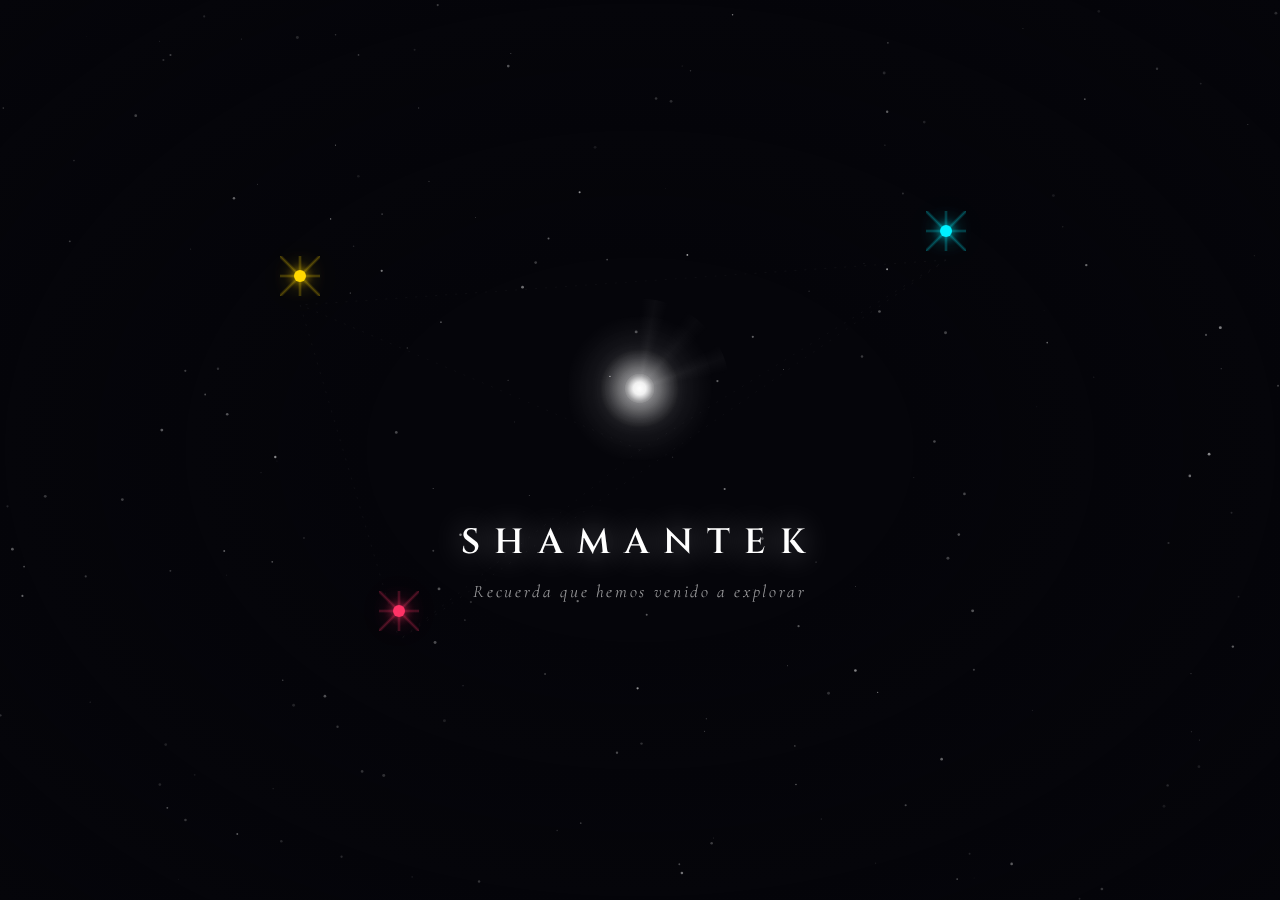
<file: index.html>
<!DOCTYPE html>
<!--
    ╔══════════════════════════════════════════════════════════════════════╗
    ║                                                                      ║
    ║  "El universo no solo tiene una historia, tiene muchas historias,    ║
    ║   una para cada observador."                                         ║
    ║                                                — Carlo Rovelli       ║
    ║                                                                      ║
    ║  Bienvenido al código fuente. Si estás aquí, eres un explorador.     ║
    ║                                                                      ║
    ╚══════════════════════════════════════════════════════════════════════╝
-->
<html lang="es">
<head>
    <!--
        "The cosmos is within us. We are made of star-stuff. 
         We are a way for the universe to know itself."
                                                — Carl Sagan
    -->
    <meta charset="UTF-8">
    <meta name="viewport" content="width=device-width, initial-scale=1.0">
    <title>ShamanTek — Portal</title>
    <link rel="preconnect" href="https://fonts.googleapis.com">
    <link rel="preconnect" href="https://fonts.gstatic.com" crossorigin>
    <link href="https://fonts.googleapis.com/css2?family=Cinzel:wght@400;600;700&family=Cormorant+Garamond:ital,wght@0,300;0,400;1,300;1,400&family=Space+Mono:wght@400;700&display=swap" rel="stylesheet">
    <style>
        /* 
            "No hay hechos, solo interpretaciones."
                                        — Friedrich Nietzsche
            
            Este código es una interpretación. ¿Cuál es la tuya?
        */
        
        :root {
            --color-void: #05050a;
            --color-void-light: #0a0a12;
            --color-star-core: #ffffff;
            --color-star-glow: rgba(255, 255, 255, 0.6);
            
            /* Mundos - colores para las estrellas */
            --ia-color: #00f0ff;
            --ia-glow: rgba(0, 240, 255, 0.8);
            
            --spirit-color: #ffd700;
            --spirit-glow: rgba(255, 215, 0, 0.8);
            
            --art-color: #ff3366;
            --art-glow: rgba(255, 51, 102, 0.8);
        }

        * {
            margin: 0;
            padding: 0;
            box-sizing: border-box;
        }

        html, body {
            height: 100%;
            overflow: hidden;
        }

        body {
            font-family: 'Cormorant Garamond', serif;
            background: var(--color-void);
            color: var(--color-star-core);
            cursor: crosshair;
        }

        /* ============================================
           CANVAS - CAMPO DE ESTRELLAS
        ============================================ */
        #cosmos {
            position: fixed;
            top: 0;
            left: 0;
            width: 100%;
            height: 100%;
            z-index: 0;
        }

        /* ============================================
           VELO DE PROFUNDIDAD
        ============================================ */
        .depth-veil {
            position: fixed;
            top: 0;
            left: 0;
            width: 100%;
            height: 100%;
            background: radial-gradient(
                ellipse at center,
                transparent 0%,
                transparent 30%,
                rgba(5, 5, 10, 0.4) 70%,
                rgba(5, 5, 10, 0.8) 100%
            );
            pointer-events: none;
            z-index: 1;
        }

        /* ============================================
           CENTRO LUMINOSO - SHAMANTEK
        ============================================ */
        .center-light {
            position: fixed;
            top: 50%;
            left: 50%;
            transform: translate(-50%, -50%);
            z-index: 10;
            display: flex;
            flex-direction: column;
            align-items: center;
            text-align: center;
        }

        .light-source {
            width: 180px;
            height: 180px;
            position: relative;
            display: flex;
            align-items: center;
            justify-content: center;
        }

        .light-rays {
            position: absolute;
            width: 100%;
            height: 100%;
            background: 
                conic-gradient(
                    from 0deg,
                    transparent 0deg,
                    rgba(255,255,255,0.03) 10deg,
                    transparent 20deg,
                    transparent 30deg,
                    rgba(255,255,255,0.02) 40deg,
                    transparent 50deg,
                    transparent 60deg,
                    rgba(255,255,255,0.03) 70deg,
                    transparent 80deg,
                    transparent 90deg
                );
            border-radius: 50%;
            animation: rays-rotate 120s linear infinite;
        }

        @keyframes rays-rotate {
            from { transform: rotate(0deg); }
            to { transform: rotate(360deg); }
        }

        .light-outer {
            position: absolute;
            width: 150px;
            height: 150px;
            border-radius: 50%;
            background: radial-gradient(
                circle,
                rgba(255,255,255,0.15) 0%,
                rgba(255,255,255,0.05) 40%,
                transparent 70%
            );
            animation: breathe 8s ease-in-out infinite;
        }

        .light-middle {
            position: absolute;
            width: 80px;
            height: 80px;
            border-radius: 50%;
            background: radial-gradient(
                circle,
                rgba(255,255,255,0.4) 0%,
                rgba(255,255,255,0.1) 50%,
                transparent 70%
            );
            animation: breathe 8s ease-in-out infinite;
            animation-delay: -2s;
        }

        .light-core {
            width: 30px;
            height: 30px;
            border-radius: 50%;
            background: radial-gradient(
                circle,
                #ffffff 0%,
                rgba(255,255,255,0.9) 30%,
                rgba(255,255,255,0.4) 60%,
                transparent 100%
            );
            box-shadow: 
                0 0 30px rgba(255,255,255,0.8),
                0 0 60px rgba(255,255,255,0.4),
                0 0 100px rgba(255,255,255,0.2);
            animation: core-pulse 4s ease-in-out infinite;
        }

        @keyframes breathe {
            0%, 100% { transform: scale(1); opacity: 0.8; }
            50% { transform: scale(1.1); opacity: 1; }
        }

        @keyframes core-pulse {
            0%, 100% { transform: scale(1); }
            50% { transform: scale(1.15); }
        }

        .site-title {
            font-family: 'Cinzel', serif;
            font-size: 2.2rem;
            font-weight: 600;
            letter-spacing: 0.4em;
            margin-top: 40px;
            color: #fff;
            text-shadow: 
                0 0 30px rgba(255,255,255,0.5),
                0 0 60px rgba(255,255,255,0.2);
        }

        .site-mantra {
            font-family: 'Cormorant Garamond', serif;
            font-size: 1.1rem;
            font-weight: 300;
            font-style: italic;
            letter-spacing: 0.15em;
            margin-top: 15px;
            opacity: 0.7;
            color: rgba(255,255,255,0.9);
        }

        /* ============================================
           ESTRELLAS NAVEGABLES (MUNDOS)
        ============================================ */
        .nav-star {
            position: fixed;
            cursor: pointer;
            z-index: 20;
            display: flex;
            flex-direction: column;
            align-items: center;
            transition: transform 0.4s cubic-bezier(0.34, 1.56, 0.64, 1);
        }

        .nav-star:hover {
            transform: scale(1.3);
        }

        .star-point {
            width: 12px;
            height: 12px;
            border-radius: 50%;
            position: relative;
            transition: all 0.4s ease;
        }

        .star-point::before {
            content: '';
            position: absolute;
            top: 50%;
            left: 50%;
            transform: translate(-50%, -50%);
            width: 30px;
            height: 30px;
            border-radius: 50%;
            opacity: 0;
            transition: opacity 0.4s ease;
        }

        .nav-star:hover .star-point::before {
            opacity: 1;
        }

        /* Rayos de la estrella */
        .star-point::after {
            content: '';
            position: absolute;
            top: 50%;
            left: 50%;
            width: 40px;
            height: 40px;
            transform: translate(-50%, -50%);
            background: 
                linear-gradient(0deg, transparent 45%, currentColor 50%, transparent 55%),
                linear-gradient(90deg, transparent 45%, currentColor 50%, transparent 55%),
                linear-gradient(45deg, transparent 46%, currentColor 50%, transparent 54%),
                linear-gradient(-45deg, transparent 46%, currentColor 50%, transparent 54%);
            opacity: 0.3;
            transition: opacity 0.4s ease, transform 0.4s ease;
        }

        .nav-star:hover .star-point::after {
            opacity: 0.6;
            transform: translate(-50%, -50%) scale(1.5) rotate(15deg);
        }

        .star-label {
            margin-top: 20px;
            text-align: center;
            opacity: 0;
            transform: translateY(-10px);
            transition: all 0.4s ease;
            pointer-events: none;
        }

        .nav-star:hover .star-label {
            opacity: 1;
            transform: translateY(0);
        }

        .star-name {
            font-family: 'Cinzel', serif;
            font-size: 0.75rem;
            font-weight: 600;
            letter-spacing: 0.2em;
            text-transform: uppercase;
            white-space: nowrap;
        }

        .star-subtitle {
            font-family: 'Cormorant Garamond', serif;
            font-size: 0.85rem;
            font-style: italic;
            margin-top: 5px;
            opacity: 0.8;
            white-space: nowrap;
        }

        /* --- Estrella: IA & Futuro --- */
        .star-ia {
            top: 25%;
            right: 20%;
            animation: float-star-1 15s ease-in-out infinite;
        }

        .star-ia .star-point {
            background: var(--ia-color);
            box-shadow: 
                0 0 10px var(--ia-glow),
                0 0 20px var(--ia-glow),
                0 0 40px rgba(0, 240, 255, 0.3);
            color: var(--ia-color);
        }

        .star-ia .star-point::before {
            background: radial-gradient(circle, var(--ia-glow), transparent 70%);
        }

        .star-ia .star-name { color: var(--ia-color); }

        @keyframes float-star-1 {
            0%, 100% { transform: translate(0, 0); }
            25% { transform: translate(-5px, 10px); }
            50% { transform: translate(8px, 5px); }
            75% { transform: translate(3px, -8px); }
        }

        /* --- Estrella: Espiritualidad --- */
        .star-spirit {
            top: 30%;
            left: 18%;
            animation: float-star-2 18s ease-in-out infinite;
        }

        .star-spirit .star-point {
            background: var(--spirit-color);
            box-shadow: 
                0 0 10px var(--spirit-glow),
                0 0 20px var(--spirit-glow),
                0 0 40px rgba(255, 215, 0, 0.3);
            color: var(--spirit-color);
        }

        .star-spirit .star-point::before {
            background: radial-gradient(circle, var(--spirit-glow), transparent 70%);
        }

        .star-spirit .star-name { color: var(--spirit-color); }

        @keyframes float-star-2 {
            0%, 100% { transform: translate(0, 0); }
            33% { transform: translate(10px, -5px); }
            66% { transform: translate(-8px, 8px); }
        }

        /* --- Estrella: Arte Surrealista --- */
        .star-art {
            bottom: 25%;
            left: 25%;
            animation: float-star-3 20s ease-in-out infinite;
        }

        .star-art .star-point {
            background: var(--art-color);
            box-shadow: 
                0 0 10px var(--art-glow),
                0 0 20px var(--art-glow),
                0 0 40px rgba(255, 51, 102, 0.3);
            color: var(--art-color);
        }

        .star-art .star-point::before {
            background: radial-gradient(circle, var(--art-glow), transparent 70%);
        }

        .star-art .star-name { color: var(--art-color); }

        @keyframes float-star-3 {
            0%, 100% { transform: translate(0, 0); }
            20% { transform: translate(-10px, -10px); }
            40% { transform: translate(5px, -5px); }
            60% { transform: translate(10px, 10px); }
            80% { transform: translate(-5px, 5px); }
        }

        /* ============================================
           LÍNEAS DE CONSTELACIÓN (conexiones sutiles)
        ============================================ */
        .constellation-lines {
            position: fixed;
            top: 0;
            left: 0;
            width: 100%;
            height: 100%;
            z-index: 5;
            pointer-events: none;
            opacity: 0.15;
        }

        .constellation-lines line {
            stroke: rgba(255,255,255,0.5);
            stroke-width: 0.5;
            stroke-dasharray: 2 8;
        }

        /* ============================================
           TRANSICIÓN - ZOOM AL MUNDO
        ============================================ */
        .world-transition {
            position: fixed;
            top: 0;
            left: 0;
            width: 100%;
            height: 100%;
            z-index: 1000;
            pointer-events: none;
            opacity: 0;
            transition: opacity 0.8s ease;
        }

        .world-transition.active {
            opacity: 1;
            pointer-events: all;
        }

        .transition-zoom {
            position: absolute;
            top: 50%;
            left: 50%;
            width: 10px;
            height: 10px;
            border-radius: 50%;
            transform: translate(-50%, -50%) scale(0);
            transition: transform 1.5s cubic-bezier(0.4, 0, 0.2, 1);
        }

        .world-transition.active .transition-zoom {
            transform: translate(-50%, -50%) scale(300);
        }

        .transition-text {
            position: absolute;
            top: 50%;
            left: 50%;
            transform: translate(-50%, -50%);
            font-family: 'Cinzel', serif;
            font-size: 1.2rem;
            letter-spacing: 0.3em;
            opacity: 0;
            transition: opacity 0.5s ease;
            transition-delay: 0.8s;
            text-align: center;
        }

        .world-transition.active .transition-text {
            opacity: 1;
        }

        /* Colores de transición por mundo */
        .transition-ia .transition-zoom {
            background: radial-gradient(circle, var(--ia-color), var(--color-void));
        }
        .transition-ia .transition-text { color: var(--ia-color); }

        .transition-spirit .transition-zoom {
            background: radial-gradient(circle, var(--spirit-color), var(--color-void));
        }
        .transition-spirit .transition-text { color: var(--spirit-color); }

        .transition-art .transition-zoom {
            background: radial-gradient(circle, var(--art-color), var(--color-void));
        }
        .transition-art .transition-text { color: var(--art-color); }

        /* ============================================
           HINT DE NAVEGACIÓN
        ============================================ */
        .nav-hint {
            position: fixed;
            bottom: 30px;
            left: 50%;
            transform: translateX(-50%);
            font-family: 'Space Mono', monospace;
            font-size: 0.65rem;
            letter-spacing: 0.25em;
            text-transform: uppercase;
            opacity: 0;
            animation: hint-fade 6s ease-in-out infinite;
            animation-delay: 3s;
        }

        @keyframes hint-fade {
            0%, 100% { opacity: 0; }
            20%, 80% { opacity: 0.4; }
        }

        /* ============================================
           RESPONSIVE
        ============================================ */
        @media (max-width: 768px) {
            .site-title {
                font-size: 1.5rem;
                letter-spacing: 0.3em;
            }

            .site-mantra {
                font-size: 0.95rem;
                padding: 0 20px;
            }

            .light-source {
                width: 140px;
                height: 140px;
            }

            .star-ia {
                top: 18%;
                right: 15%;
            }

            .star-spirit {
                top: 22%;
                left: 12%;
            }

            .star-art {
                bottom: 20%;
                left: 20%;
            }

            .star-name {
                font-size: 0.65rem;
            }

            .star-subtitle {
                font-size: 0.75rem;
            }
        }

        @media (max-width: 480px) {
            .site-title {
                font-size: 1.2rem;
            }

            .light-source {
                width: 120px;
                height: 120px;
            }

            .star-ia {
                top: 15%;
                right: 10%;
            }

            .star-spirit {
                top: 20%;
                left: 8%;
            }

            .star-art {
                bottom: 18%;
                left: 15%;
            }
        }
    </style>
</head>
<body>
    <!-- Canvas del cosmos -->
    <canvas id="cosmos"></canvas>

    <!-- Velo de profundidad -->
    <div class="depth-veil"></div>

    <!-- Líneas de constelación -->
    <svg class="constellation-lines" id="constellation">
        <!-- Se generan dinámicamente -->
    </svg>

    <!-- Centro luminoso -->
    <div class="center-light">
        <div class="light-source">
            <div class="light-rays"></div>
            <div class="light-outer"></div>
            <div class="light-middle"></div>
            <div class="light-core"></div>
        </div>
        <h1 class="site-title">SHAMANTEK</h1>
        <p class="site-mantra">Recuerda que hemos venido a explorar</p>
    </div>

    <!-- Estrellas navegables -->
    <div class="nav-star star-ia" data-world="ia" onclick="enterWorld('ia')">
        <div class="star-point"></div>
        <div class="star-label">
            <div class="star-name">IA & Futuro</div>
            <div class="star-subtitle">Navegando el código del mañana</div>
        </div>
    </div>

    <div class="nav-star star-spirit" data-world="spirit" onclick="enterWorld('spirit')">
        <div class="star-point"></div>
        <div class="star-label">
            <div class="star-name">Espiritualidad</div>
            <div class="star-subtitle">El viaje es hacia adentro</div>
        </div>
    </div>

    <div class="nav-star star-art" data-world="art" onclick="enterWorld('art')">
        <div class="star-point"></div>
        <div class="star-label">
            <div class="star-name">Arte Surrealista</div>
            <div class="star-subtitle">Donde lo imposible respira</div>
        </div>
    </div>

    <!-- Hint de navegación -->
    <div class="nav-hint">Sigue las estrellas</div>

    <!-- Transiciones -->
    <div class="world-transition transition-ia" id="transition-ia">
        <div class="transition-zoom"></div>
        <div class="transition-text">IA & Futuro</div>
    </div>

    <div class="world-transition transition-spirit" id="transition-spirit">
        <div class="transition-zoom"></div>
        <div class="transition-text">Espiritualidad</div>
    </div>

    <div class="world-transition transition-art" id="transition-art">
        <div class="transition-zoom"></div>
        <div class="transition-text">Arte Surrealista</div>
    </div>

    <script>
        // ============================================
        // CAMPO DE ESTRELLAS
        // ============================================
        const canvas = document.getElementById('cosmos');
        const ctx = canvas.getContext('2d');
        let stars = [];
        let mouseX = window.innerWidth / 2;
        let mouseY = window.innerHeight / 2;

        function resize() {
            canvas.width = window.innerWidth;
            canvas.height = window.innerHeight;
            generateStars();
            updateConstellationLines();
        }

        function generateStars() {
            stars = [];
            const density = (canvas.width * canvas.height) / 6000;
            
            for (let i = 0; i < density; i++) {
                stars.push({
                    x: Math.random() * canvas.width,
                    y: Math.random() * canvas.height,
                    size: Math.random() * 1.2 + 0.3,
                    baseOpacity: Math.random() * 0.6 + 0.2,
                    twinkleSpeed: Math.random() * 0.03 + 0.01,
                    twinkleOffset: Math.random() * Math.PI * 2,
                    depth: Math.random() // Para parallax
                });
            }
        }

        function renderStars(time) {
            ctx.clearRect(0, 0, canvas.width, canvas.height);
            
            const centerX = canvas.width / 2;
            const centerY = canvas.height / 2;
            
            stars.forEach(star => {
                // Parallax basado en mouse y profundidad
                const parallaxStrength = star.depth * 0.02;
                const dx = (mouseX - centerX) * parallaxStrength;
                const dy = (mouseY - centerY) * parallaxStrength;
                
                const x = star.x + dx;
                const y = star.y + dy;
                
                // Parpadeo
                const twinkle = Math.sin(time * star.twinkleSpeed + star.twinkleOffset);
                const opacity = star.baseOpacity * (0.7 + twinkle * 0.3);
                
                // Dibujar estrella
                ctx.beginPath();
                ctx.arc(x, y, star.size, 0, Math.PI * 2);
                ctx.fillStyle = `rgba(255, 255, 255, ${opacity})`;
                ctx.fill();
            });
            
            requestAnimationFrame(renderStars);
        }

        // ============================================
        // LÍNEAS DE CONSTELACIÓN
        // ============================================
        function updateConstellationLines() {
            const svg = document.getElementById('constellation');
            const stars = document.querySelectorAll('.nav-star');
            const center = document.querySelector('.center-light');
            
            const centerRect = center.getBoundingClientRect();
            const cx = centerRect.left + centerRect.width / 2;
            const cy = centerRect.top + centerRect.height / 2;
            
            let lines = '';
            
            stars.forEach(star => {
                const rect = star.getBoundingClientRect();
                const sx = rect.left + rect.width / 2;
                const sy = rect.top + rect.height / 2;
                
                lines += `<line x1="${cx}" y1="${cy}" x2="${sx}" y2="${sy}" />`;
            });
            
            // Conectar estrellas entre sí
            const starPositions = Array.from(stars).map(s => {
                const r = s.getBoundingClientRect();
                return { x: r.left + r.width / 2, y: r.top + r.height / 2 };
            });
            
            for (let i = 0; i < starPositions.length; i++) {
                for (let j = i + 1; j < starPositions.length; j++) {
                    lines += `<line x1="${starPositions[i].x}" y1="${starPositions[i].y}" x2="${starPositions[j].x}" y2="${starPositions[j].y}" />`;
                }
            }
            
            svg.innerHTML = lines;
        }

        // ============================================
        // NAVEGACIÓN A MUNDOS
        // ============================================
        function enterWorld(worldId) {
            const transition = document.getElementById(`transition-${worldId}`);
            transition.classList.add('active');
            
            // Obtener posición de la estrella clickeada
            const star = document.querySelector(`[data-world="${worldId}"]`);
            const rect = star.getBoundingClientRect();
            const zoom = transition.querySelector('.transition-zoom');
            
            zoom.style.left = `${rect.left + rect.width / 2}px`;
            zoom.style.top = `${rect.top + rect.height / 2}px`;
            
            // Redirigir después de la animación
            setTimeout(() => {
                // Mapeo de mundos a URLs
                const worldUrls = {
                    'ia': 'mundos/ia-futuro/index.html',
                    'spirit': null, // En construcción
                    'art': null // En construcción
                };
                
                if (worldUrls[worldId]) {
                    window.location.href = worldUrls[worldId];
                } else {
                    // Mundo en construcción
                    const text = transition.querySelector('.transition-text');
                    text.innerHTML = 'Mundo en construcción<br><span style="font-size: 0.7em; opacity: 0.6;">Volviendo...</span>';
                    
                    setTimeout(() => {
                        transition.classList.remove('active');
                        setTimeout(() => {
                            zoom.style.left = '50%';
                            zoom.style.top = '50%';
                            text.innerHTML = text.innerHTML.split('<br>')[0];
                        }, 500);
                    }, 2000);
                }
            }, 1800);
        }

        // ============================================
        // EVENT LISTENERS
        // ============================================
        document.addEventListener('mousemove', (e) => {
            mouseX = e.clientX;
            mouseY = e.clientY;
        });

        window.addEventListener('resize', () => {
            resize();
        });

        // ============================================
        // INICIALIZACIÓN
        // ============================================
        resize();
        renderStars(0);

        // Actualizar líneas cuando todo esté cargado
        window.addEventListener('load', updateConstellationLines);

        // ============================================
        // CONSOLE SIGNATURE
        // ============================================
        console.log('%c✦ ShamanTek ✦', 'font-size: 20px; color: #ffd700;');
        console.log('%cRecuerda que hemos venido a explorar', 'color: #888; font-style: italic;');
        console.log('%c—', 'color: #333;');
        console.log('%c"La imaginación es más importante que el conocimiento."', 'color: #aaa;');
        console.log('%c— Albert Einstein', 'color: #555;');
        
        /*
            ░░░░░░░░░░░░░░░░░░░░░░░░░░░░░░░░░░░░░░░░░░░░░░░░░░░░░░░░░░░░
            
            "Your assumptions are your windows on the world. 
             Scrub them off every once in a while, or the light won't come in."
                                                            — Isaac Asimov
            
            ░░░░░░░░░░░░░░░░░░░░░░░░░░░░░░░░░░░░░░░░░░░░░░░░░░░░░░░░░░░░
        */
    </script>
</body>
</html>
<!--
    ▓▓▓▓▓▓▓▓▓▓▓▓▓▓▓▓▓▓▓▓▓▓▓▓▓▓▓▓▓▓▓▓▓▓▓▓▓▓▓▓▓▓▓▓▓▓▓▓▓▓▓▓▓▓▓▓▓▓▓▓▓▓▓▓▓▓▓▓
    
    MENSAJE PARA QUIEN LLEGÓ HASTA AQUÍ:
    
    "Conocerse a sí mismo es el principio de toda sabiduría."
                                                    — Aristóteles
    
    "El mapa no es el territorio."
                                                    — Alfred Korzybski
    
    "Reality is that which, when you stop believing in it, 
     doesn't go away."
                                                    — Philip K. Dick
    
    Cada estrella que ves es un universo esperando ser explorado.
    Cada click es una decisión. Cada decisión, un mundo.
    
    El código es poesía. La poesía es código.
    
    ∞
    
    ▓▓▓▓▓▓▓▓▓▓▓▓▓▓▓▓▓▓▓▓▓▓▓▓▓▓▓▓▓▓▓▓▓▓▓▓▓▓▓▓▓▓▓▓▓▓▓▓▓▓▓▓▓▓▓▓▓▓▓▓▓▓▓▓▓▓▓▓
-->
</file>
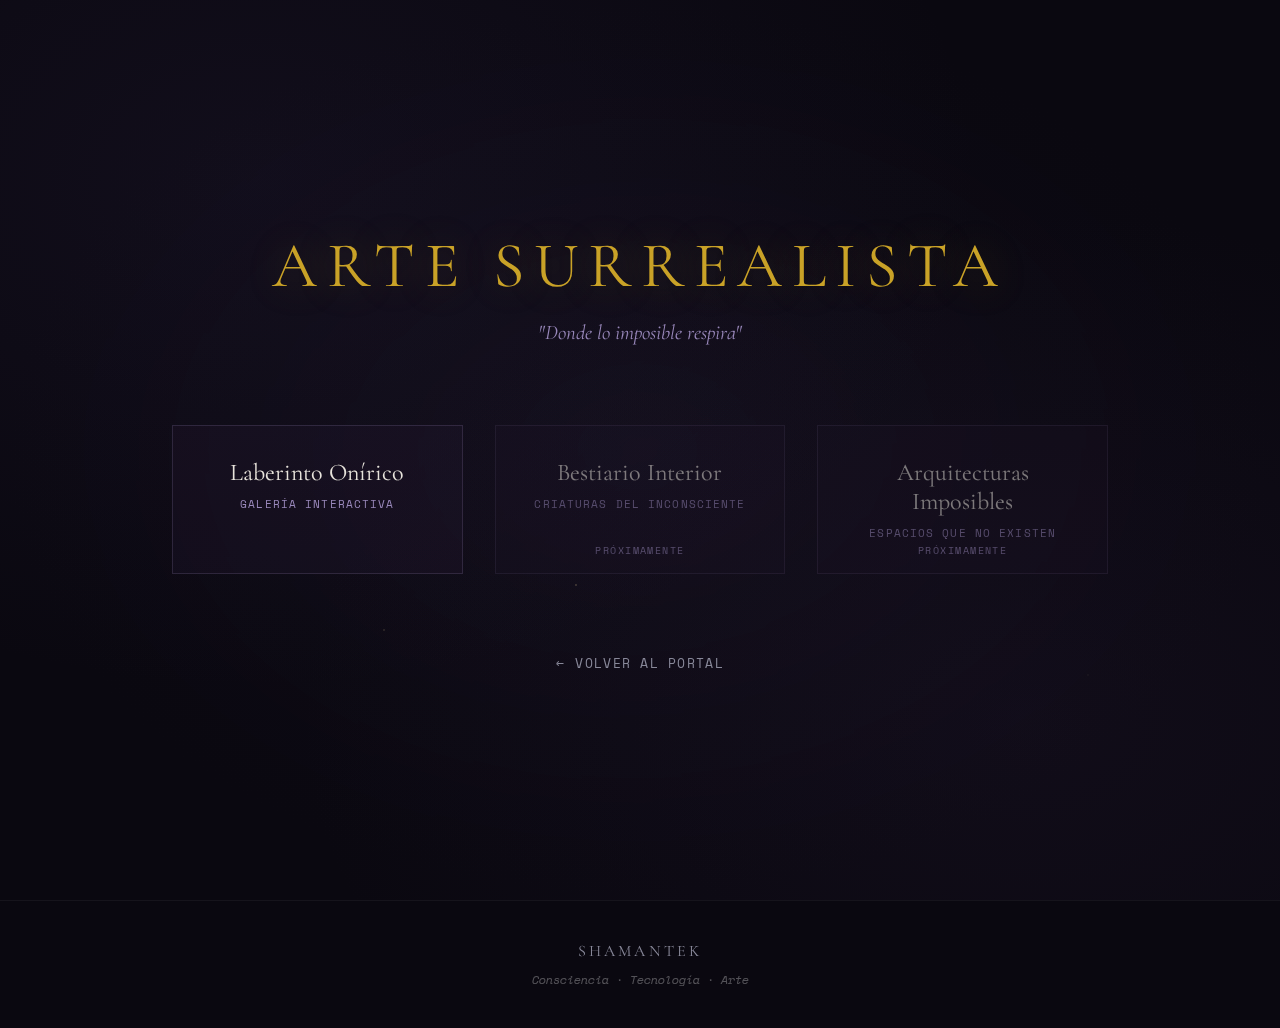
<file: mundos/arte-surrealista/index.html>
<!DOCTYPE html>
<html lang="es" class="mundo-arte">
<head>
    <meta charset="UTF-8">
    <meta name="viewport" content="width=device-width, initial-scale=1.0">
    <title>Arte Surrealista — ShamanTek</title>
    <meta name="description" content="Donde lo imposible respira. Galerías interactivas de arte surrealista generado con inteligencia artificial.">

    <!-- Favicon -->
    <link rel="icon" type="image/svg+xml" href="../../favicon.svg">

    <!-- Fonts -->
    <link rel="preconnect" href="https://fonts.googleapis.com">
    <link rel="preconnect" href="https://fonts.gstatic.com" crossorigin>
    <link href="https://fonts.googleapis.com/css2?family=Cormorant+Garamond:ital,wght@0,300;0,400;0,600;1,300;1,400&family=Space+Mono:wght@400;700&display=swap" rel="stylesheet">

    <!-- Styles -->
    <link rel="stylesheet" href="../../styles/main.css">
    <link rel="stylesheet" href="../../styles/arte-surrealista.css">
</head>
<body>
    <!-- Fondo de estrellas -->
    <div class="stars-bg"></div>

    <main class="arte-landing">
        <!-- Header -->
        <h1 class="arte-title">ARTE SURREALISTA</h1>
        <p class="arte-subtitle">"Donde lo imposible respira"</p>

        <!-- Galerías disponibles -->
        <section class="arte-galleries">
            <a href="galeria%20laberinto/laberinto-final.html" class="gallery-card">
                <h2 class="gallery-card-title">Laberinto Onírico</h2>
                <p class="gallery-card-desc">Galería interactiva</p>
            </a>

            <div class="gallery-card coming-soon">
                <h2 class="gallery-card-title">Bestiario Interior</h2>
                <p class="gallery-card-desc">Criaturas del inconsciente</p>
            </div>

            <div class="gallery-card coming-soon">
                <h2 class="gallery-card-title">Arquitecturas Imposibles</h2>
                <p class="gallery-card-desc">Espacios que no existen</p>
            </div>
        </section>

        <!-- Back link -->
        <a href="../../index.html" class="back-link" style="margin-top: 3rem; position: relative; z-index: 1;">
            <span class="arrow">&larr;</span>
            <span>VOLVER AL PORTAL</span>
        </a>
    </main>

    <!-- Footer -->
    <footer style="position: relative; z-index: 1;">
        <p class="footer-logo">SHAMANTEK</p>
        <p class="footer-mantra">Consciencia · Tecnología · Arte</p>
    </footer>

    <!-- Easter Egg: Arte ASCII oculto -->
    <!--
    ╭─────────────────────────────────────────────────────────────╮
    │                                                             │
    │      ·  ✦  ·           "El arte no reproduce              │
    │    ✧    ☾    ✧          lo visible,                       │
    │      ·  ✦  ·            sino que hace visible."           │
    │                                        — Paul Klee         │
    │                                                             │
    │         ▲                                                   │
    │        ╱ ╲         Hay secretos ocultos en este sitio.     │
    │       ╱   ╲        Algunos en el laberinto.                │
    │      ╱  ◯  ╲       Otros en los artículos.                 │
    │     ╱───────╲      Buscá patrones.                         │
    │    ╱    │    ╲                                              │
    │                                                             │
    │   Pista: En el laberinto, visitá los 5 nodos en orden      │
    │   (Umbral → Agua → Espejo → Bosque → Abismo)               │
    │                                                             │
    ╰─────────────────────────────────────────────────────────────╯
    -->

    <!-- Easter Egg Script -->
    <script>
    (function() {
        // Efecto de partículas al mover el mouse
        let lastTime = 0;
        document.addEventListener('mousemove', function(e) {
            const now = Date.now();
            if (now - lastTime < 100) return;
            lastTime = now;

            if (Math.random() > 0.85) {
                const particle = document.createElement('div');
                particle.style.cssText = `
                    position: fixed;
                    left: ${e.clientX}px;
                    top: ${e.clientY}px;
                    width: 4px;
                    height: 4px;
                    background: var(--surreal-gold, #c9a227);
                    border-radius: 50%;
                    pointer-events: none;
                    z-index: 9999;
                    opacity: 0.6;
                    animation: particle-fade 1s ease-out forwards;
                `;
                document.body.appendChild(particle);
                setTimeout(() => particle.remove(), 1000);
            }
        });

        // Agregar keyframes si no existen
        if (!document.querySelector('#particle-styles')) {
            const style = document.createElement('style');
            style.id = 'particle-styles';
            style.textContent = `
                @keyframes particle-fade {
                    0% { transform: scale(1); opacity: 0.6; }
                    100% { transform: scale(0) translateY(-20px); opacity: 0; }
                }
            `;
            document.head.appendChild(style);
        }

        // Easter egg: click 5 veces en "donde lo imposible respira"
        let subtitleClicks = 0;
        const subtitle = document.querySelector('.arte-subtitle');
        if (subtitle) {
            subtitle.style.cursor = 'default';
            subtitle.addEventListener('click', function() {
                subtitleClicks++;
                if (subtitleClicks === 5) {
                    this.innerHTML = '"Donde el código sueña"';
                    this.style.color = '#ff3366';
                    setTimeout(() => {
                        this.innerHTML = '"Donde lo imposible respira"';
                        this.style.color = '';
                    }, 3000);
                    subtitleClicks = 0;
                }
            });
        }
    })();
    </script>
</body>
</html>
</file>
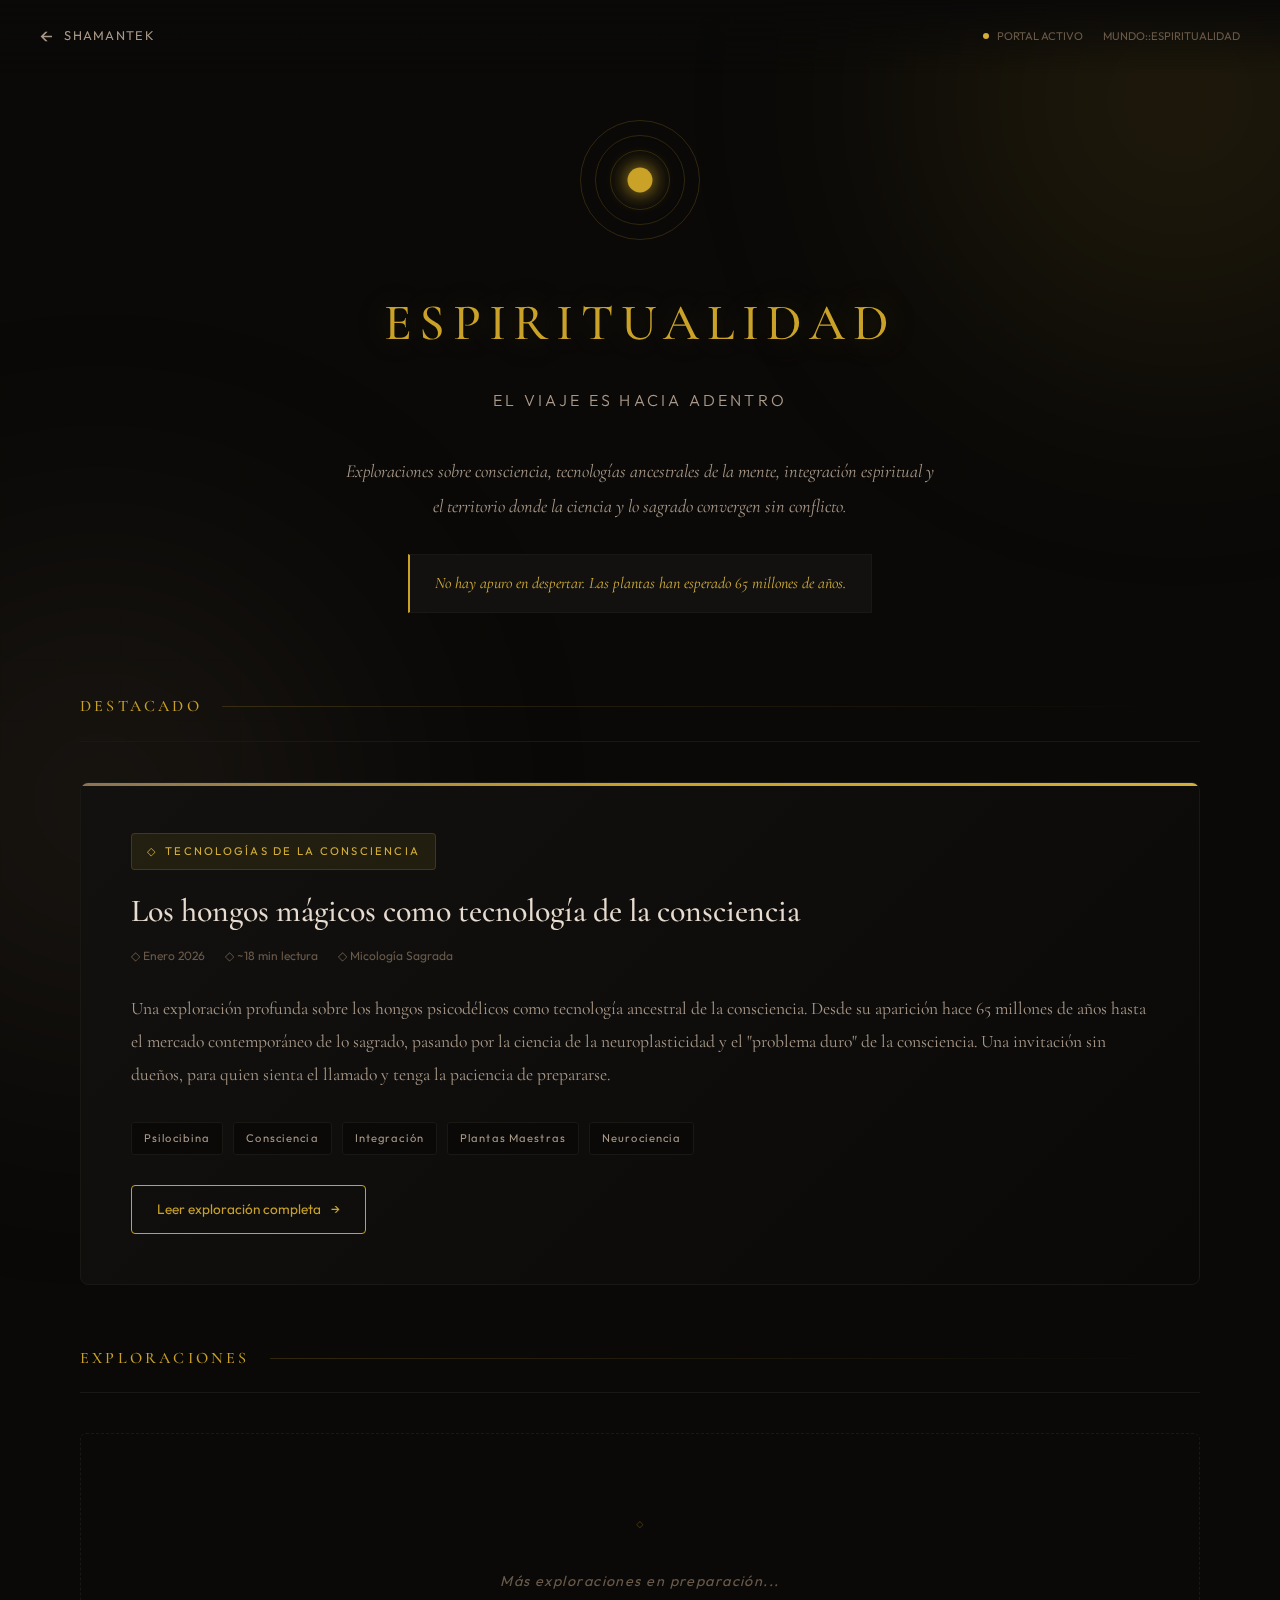
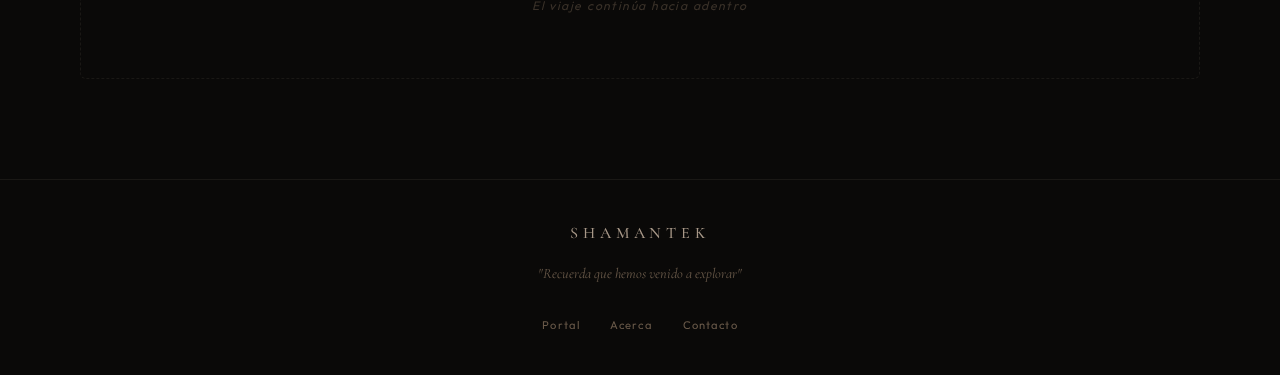
<file: mundos/espiritualidad/index.html>
<!DOCTYPE html>
<!--
    ╔══════════════════════════════════════════════════════════════════╗
    ║                                                                  ║
    ║  "El viaje es hacia adentro."                                   ║
    ║                                        — Tradición ancestral     ║
    ║                                                                  ║
    ╚══════════════════════════════════════════════════════════════════╝
-->
<html lang="es">
<head>
    <meta charset="UTF-8">
    <meta name="viewport" content="width=device-width, initial-scale=1.0">
    <title>Espiritualidad — ShamanTek</title>

    <!-- SEO Meta Tags -->
    <meta name="description" content="Exploraciones sobre consciencia, tecnologías ancestrales de la mente, integración espiritual y el camino hacia adentro. Donde la ciencia y lo sagrado convergen.">
    <meta name="keywords" content="espiritualidad, consciencia, psicodélicos, meditación, integración, plantas maestras, hongos, tecnologías de la consciencia">
    <meta name="author" content="ShamanTek">

    <!-- Open Graph / Facebook -->
    <meta property="og:type" content="website">
    <meta property="og:url" content="https://shamantek.com/mundos/espiritualidad/">
    <meta property="og:title" content="Espiritualidad — ShamanTek">
    <meta property="og:description" content="Exploraciones sobre consciencia, tecnologías ancestrales de la mente, integración espiritual y el camino hacia adentro.">
    <meta property="og:image" content="https://shamantek.com/og-espiritualidad.png">

    <!-- Twitter -->
    <meta name="twitter:card" content="summary_large_image">
    <meta name="twitter:url" content="https://shamantek.com/mundos/espiritualidad/">
    <meta name="twitter:title" content="Espiritualidad — ShamanTek">
    <meta name="twitter:description" content="Exploraciones sobre consciencia, tecnologías ancestrales de la mente, integración espiritual y el camino hacia adentro.">
    <meta name="twitter:image" content="https://shamantek.com/og-espiritualidad.png">

    <!-- Favicon -->
    <link rel="icon" type="image/svg+xml" href="/favicon.svg">

    <!--
        "Conócete a ti mismo."
                            — Oráculo de Delfos
    -->

    <link rel="preconnect" href="https://fonts.googleapis.com">
    <link rel="preconnect" href="https://fonts.gstatic.com" crossorigin>
    <link href="https://fonts.googleapis.com/css2?family=Cormorant+Garamond:ital,wght@0,400;0,500;0,600;1,400;1,500&family=Outfit:wght@300;400;500&display=swap" rel="stylesheet">

    <link rel="stylesheet" href="../../styles/espiritualidad.css">
</head>
<body>
    <!--
        ░░░░░░░░░░░░░░░░░░░░░░░░░░░░░░░░░░░░░░░░░░░░░░░░░░░░░░░░░░░░░░░░░░

        "The privilege of a lifetime is to become who you truly are."
                                                        — Carl Jung

        ░░░░░░░░░░░░░░░░░░░░░░░░░░░░░░░░░░░░░░░░░░░░░░░░░░░░░░░░░░░░░░░░░░
    -->

    <!-- Efectos de fondo -->
    <div class="spirit-grid"></div>
    <div class="glow-orb glow-orb-1"></div>
    <div class="glow-orb glow-orb-2"></div>

    <!-- Header -->
    <header>
        <div class="header-content">
            <a href="../../index.html" class="back-link">
                <span class="arrow">←</span>
                <span>SHAMANTEK</span>
            </a>
            <div class="header-status">
                <div class="status-indicator">
                    <div class="status-dot"></div>
                    <span>PORTAL ACTIVO</span>
                </div>
                <span>MUNDO::ESPIRITUALIDAD</span>
            </div>
        </div>
    </header>

    <!-- Hero del Mundo -->
    <section class="world-hero">
        <div class="world-icon">
            <div class="world-icon-ring"></div>
            <div class="world-icon-ring"></div>
            <div class="world-icon-ring"></div>
            <div class="world-icon-core"></div>
        </div>

        <h1 class="world-title">ESPIRITUALIDAD</h1>
        <p class="world-subtitle">El viaje es hacia adentro</p>

        <p class="world-description">
            Exploraciones sobre consciencia, tecnologías ancestrales de la mente,
            integración espiritual y el territorio donde la ciencia
            y lo sagrado convergen sin conflicto.
        </p>

        <div class="mantra-line">
            <span>No hay apuro en despertar. Las plantas han esperado 65 millones de años.</span>
        </div>
    </section>

    <!--
        ████████████████████████████████████████████████████████████████████

        "Your vision will become clear only when you can look into your
         own heart. Who looks outside, dreams; who looks inside, awakes."
                                                        — Carl Jung

        ████████████████████████████████████████████████████████████████████
    -->

    <!-- Contenido Principal -->
    <main>
        <!-- Sección: Destacado -->
        <section>
            <div class="section-header">
                <h2 class="section-title">Destacado</h2>
                <div class="section-line"></div>
            </div>

            <article class="featured-post">
                <div class="featured-badge">Tecnologías de la Consciencia</div>
                <h3 class="featured-title">
                    <a href="posts/hongos-tecnologia-consciencia.html">Los hongos mágicos como tecnología de la consciencia</a>
                </h3>
                <div class="featured-meta">
                    <span>◇ Enero 2026</span>
                    <span>◇ ~18 min lectura</span>
                    <span>◇ Micología Sagrada</span>
                </div>
                <p class="featured-excerpt">
                    Una exploración profunda sobre los hongos psicodélicos como tecnología
                    ancestral de la consciencia. Desde su aparición hace 65 millones de años
                    hasta el mercado contemporáneo de lo sagrado, pasando por la ciencia
                    de la neuroplasticidad y el "problema duro" de la consciencia.
                    Una invitación sin dueños, para quien sienta el llamado
                    y tenga la paciencia de prepararse.
                </p>
                <div class="featured-tags">
                    <span class="tag">Psilocibina</span>
                    <span class="tag">Consciencia</span>
                    <span class="tag">Integración</span>
                    <span class="tag">Plantas Maestras</span>
                    <span class="tag">Neurociencia</span>
                </div>
                <a href="posts/hongos-tecnologia-consciencia.html" class="read-more">
                    Leer exploración completa
                    <span class="arrow">→</span>
                </a>
            </article>
        </section>

        <!--
            ╔═══════════════════════════════════════════════════════════╗
            ║                                                           ║
            ║  "La consciencia no se mide en experiencias acumuladas   ║
            ║   sino en presencia sostenida."                          ║
            ║                                                           ║
            ╚═══════════════════════════════════════════════════════════╝
        -->

        <!-- Sección: Exploraciones -->
        <section>
            <div class="section-header">
                <h2 class="section-title">Exploraciones</h2>
                <div class="section-line"></div>
            </div>

            <div class="posts-grid">
                <!-- Coming soon placeholder -->
                <div class="coming-soon">
                    <div class="coming-soon-icon">◇</div>
                    <p class="coming-soon-text">
                        Más exploraciones en preparación...<br>
                        <span style="opacity: 0.5; font-size: 0.85em;">El viaje continúa hacia adentro</span>
                    </p>
                </div>
            </div>
        </section>
    </main>

    <!--
        ▓▓▓▓▓▓▓▓▓▓▓▓▓▓▓▓▓▓▓▓▓▓▓▓▓▓▓▓▓▓▓▓▓▓▓▓▓▓▓▓▓▓▓▓▓▓▓▓▓▓▓▓▓▓▓▓▓▓▓▓▓▓▓▓▓

        "Ser consciente no es saber más.
         Es qué haces y cómo habitas esta realidad con ese saber."

        ▓▓▓▓▓▓▓▓▓▓▓▓▓▓▓▓▓▓▓▓▓▓▓▓▓▓▓▓▓▓▓▓▓▓▓▓▓▓▓▓▓▓▓▓▓▓▓▓▓▓▓▓▓▓▓▓▓▓▓▓▓▓▓▓▓
    -->

    <!-- Footer -->
    <footer>
        <div class="footer-content">
            <div class="footer-logo">SHAMANTEK</div>
            <p class="footer-quote">"Recuerda que hemos venido a explorar"</p>
            <nav class="footer-nav">
                <a href="../../index.html">Portal</a>
                <a href="../../acerca.html">Acerca</a>
                <a href="../../contacto.html">Contacto</a>
            </nav>
        </div>
    </footer>

    <!--
        Si llegaste hasta aquí, eres de los nuestros.

        "The cave you fear to enter holds the treasure you seek."
                                        — Joseph Campbell

        ¿Qué tesoro buscas en tu cueva interior?

        ░░░░░░░░░░░░░░░░░░░░░░░░░░░░░░░░░░░░░░░░░░░░░░░░░░░░░░░░░░░░░░░░░░

        Las plantas han esperado 65 millones de años.
        Pueden esperar un poco más.

        ░░░░░░░░░░░░░░░░░░░░░░░░░░░░░░░░░░░░░░░░░░░░░░░░░░░░░░░░░░░░░░░░░░
    -->
</body>
</html>
</file>
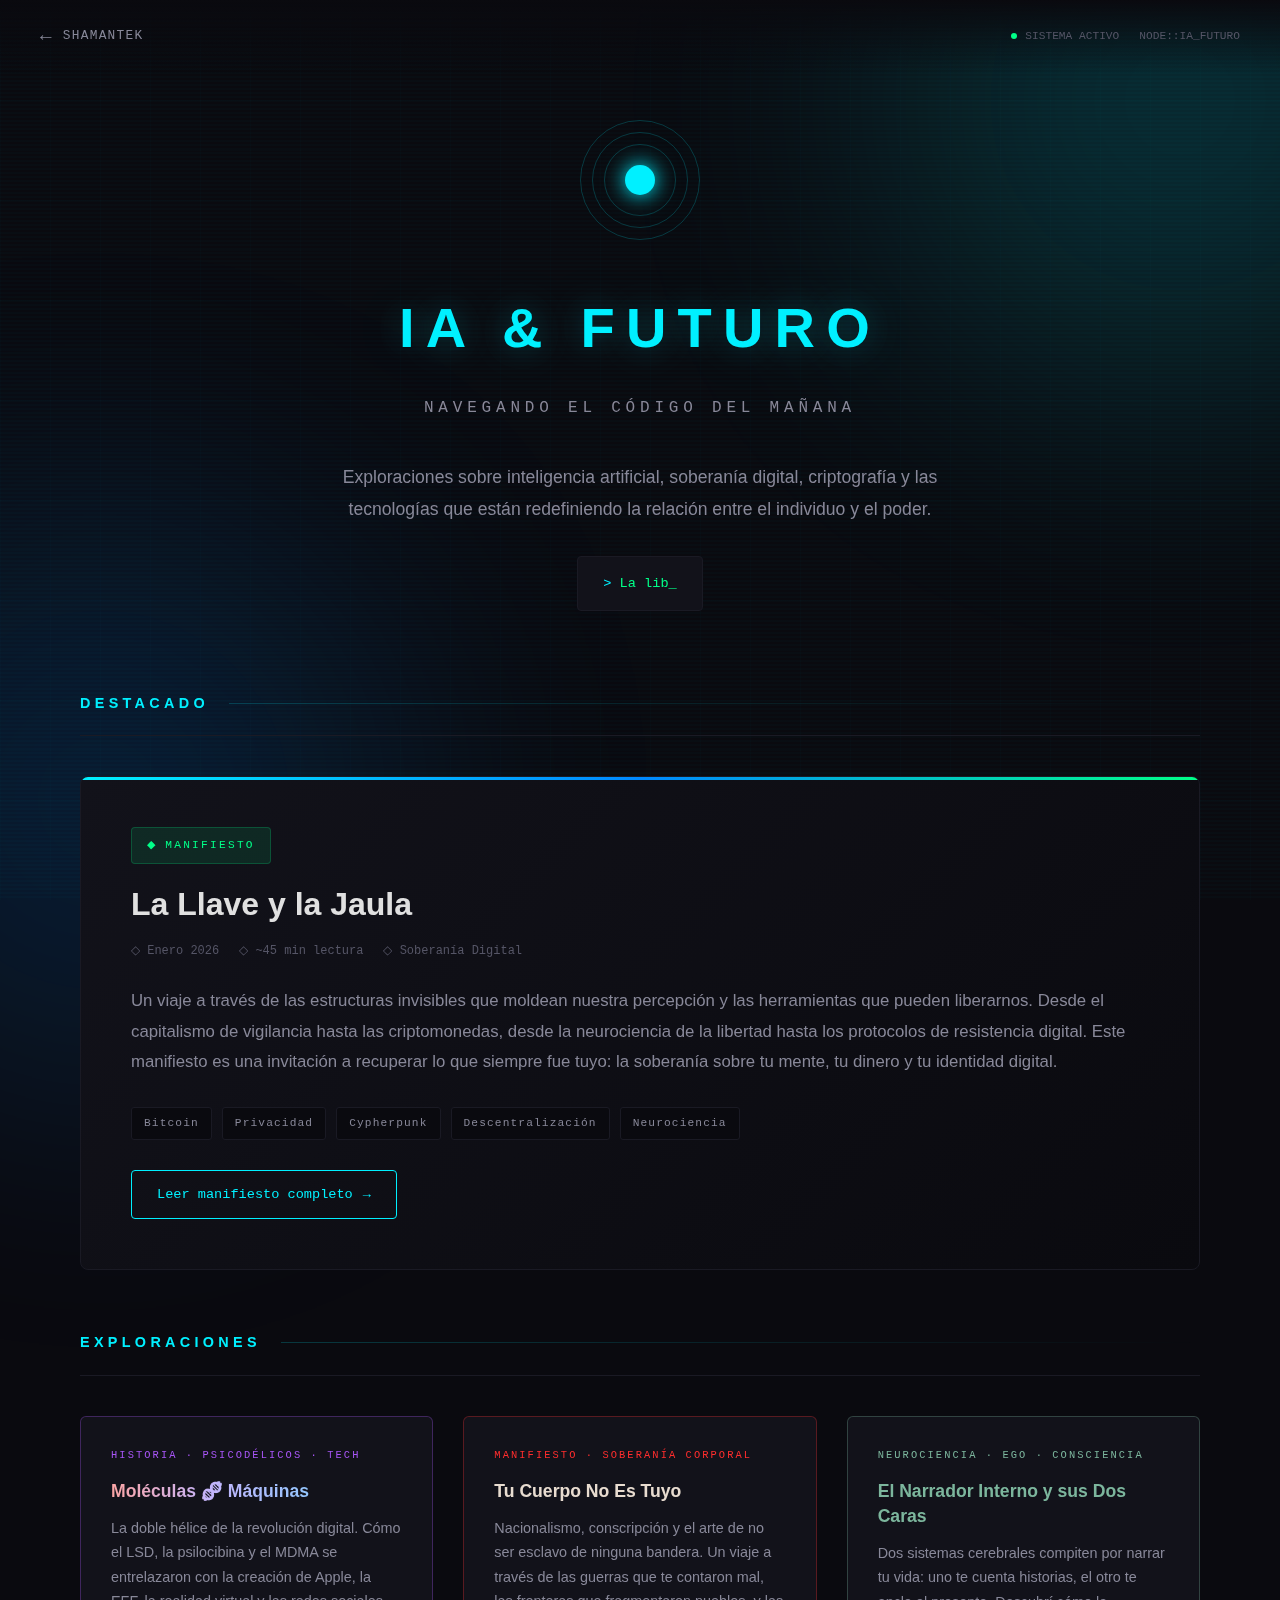
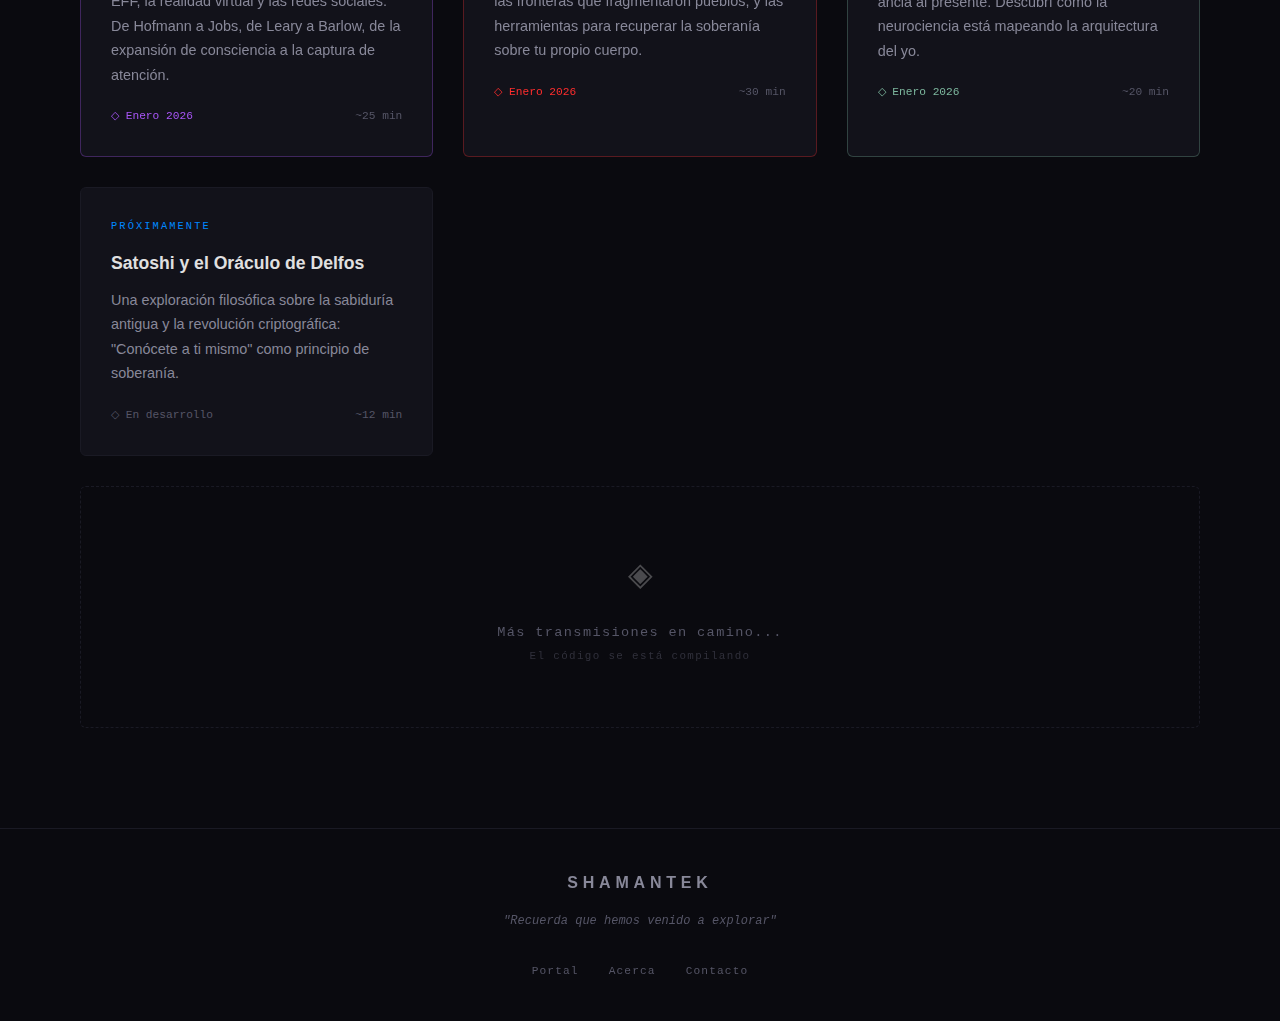
<file: mundos/ia-futuro/index.html>
<!DOCTYPE html>
<!--
    ╔══════════════════════════════════════════════════════════════════╗
    ║                                                                  ║
    ║  "Privacy is not about having something to hide.                 ║
    ║   Privacy is about having something to protect."                 ║
    ║                                        — Edward Snowden          ║
    ║                                                                  ║
    ╚══════════════════════════════════════════════════════════════════╝
-->
<html lang="es">
<head>
    <meta charset="UTF-8">
    <meta name="viewport" content="width=device-width, initial-scale=1.0">
    <title>IA & Futuro — ShamanTek</title>
    
    <!-- SEO Meta Tags -->
    <meta name="description" content="Exploraciones sobre inteligencia artificial, soberanía digital, criptografía y las tecnologías que están redefiniendo la relación entre el individuo y el poder.">
    <meta name="keywords" content="IA, inteligencia artificial, Bitcoin, criptografía, privacidad, cypherpunk, soberanía digital, descentralización">
    <meta name="author" content="ShamanTek">
    
    <!-- Open Graph / Facebook -->
    <meta property="og:type" content="website">
    <meta property="og:url" content="https://shamantek.com/mundos/ia-futuro/">
    <meta property="og:title" content="IA & Futuro — ShamanTek">
    <meta property="og:description" content="Exploraciones sobre inteligencia artificial, soberanía digital, criptografía y las tecnologías que están redefiniendo la relación entre el individuo y el poder.">
    <meta property="og:image" content="https://shamantek.com/og-ia-futuro.png">
    
    <!-- Twitter -->
    <meta name="twitter:card" content="summary_large_image">
    <meta name="twitter:url" content="https://shamantek.com/mundos/ia-futuro/">
    <meta name="twitter:title" content="IA & Futuro — ShamanTek">
    <meta name="twitter:description" content="Exploraciones sobre inteligencia artificial, soberanía digital, criptografía y las tecnologías que están redefiniendo la relación entre el individuo y el poder.">
    <meta name="twitter:image" content="https://shamantek.com/og-ia-futuro.png">
    
    <!-- Favicon -->
    <link rel="icon" type="image/svg+xml" href="/favicon.svg">
    
    <!-- 
        "Cypherpunks write code. We know that someone has to write software 
        to defend privacy, and we're going to write it."
                                                    — Eric Hughes, 1993
    -->
    
    <!-- Aggressive Performance: Non-blocking CSS -->
    <link rel="stylesheet" href="../../styles/ia-futuro.css" media="print" onload="this.media='all'">
    <noscript><link rel="stylesheet" href="../../styles/ia-futuro.css"></noscript>
</head>
<body>
    <!--
        ░░░░░░░░░░░░░░░░░░░░░░░░░░░░░░░░░░░░░░░░░░░░░░░░░░░░░░░░░░░░░░░░░░
        
        "I disapprove of what you say, but I will defend to the death 
         your right to say it."
                                                        — Evelyn Beatrice Hall
                                                        (atribuida a Voltaire)
        
        ░░░░░░░░░░░░░░░░░░░░░░░░░░░░░░░░░░░░░░░░░░░░░░░░░░░░░░░░░░░░░░░░░░
    -->
    
    <!-- Efectos de fondo -->
    <div class="cyber-grid"></div>
    <div class="scanlines"></div>
    <div class="glow-orb glow-orb-1"></div>
    <div class="glow-orb glow-orb-2"></div>

    <!-- Header -->
    <header>
        <div class="header-content">
            <a href="../../index.html" class="back-link">
                <span class="arrow">←</span>
                <span>SHAMANTEK</span>
            </a>
            <div class="header-status">
                <div class="status-indicator">
                    <div class="status-dot"></div>
                    <span>SISTEMA ACTIVO</span>
                </div>
                <span>NODE::IA_FUTURO</span>
            </div>
        </div>
    </header>

    <!-- Hero del Mundo -->
    <section class="world-hero">
        <div class="world-icon">
            <div class="world-icon-ring"></div>
            <div class="world-icon-ring"></div>
            <div class="world-icon-ring"></div>
            <div class="world-icon-core"></div>
        </div>
        
        <h1 class="world-title">IA & FUTURO</h1>
        <p class="world-subtitle">Navegando el código del mañana</p>
        
        <p class="world-description">
            Exploraciones sobre inteligencia artificial, soberanía digital, 
            criptografía y las tecnologías que están redefiniendo 
            la relación entre el individuo y el poder.
        </p>
        
        <div class="terminal-line">
            <span>La libertad no se pide, se programa</span><span class="cursor-blink">_</span>
        </div>
    </section>

    <!--
        ████████████████████████████████████████████████████████████████████
        
        "The most dangerous man to any government is the man who is able 
         to think things out for himself, without regard to the prevailing 
         superstitions and taboos."
                                                        — H.L. Mencken
        
        ████████████████████████████████████████████████████████████████████
    -->

    <!-- Contenido Principal -->
    <main>
        <!-- Sección: Destacado -->
        <section>
            <div class="section-header">
                <h2 class="section-title">Destacado</h2>
                <div class="section-line"></div>
            </div>

            <article class="featured-post">
                <div class="featured-badge">Manifiesto</div>
                <h3 class="featured-title">
                    <a href="posts/la-llave-y-la-jaula.html">La Llave y la Jaula</a>
                </h3>
                <div class="featured-meta">
                    <span>◇ Enero 2026</span>
                    <span>◇ ~45 min lectura</span>
                    <span>◇ Soberanía Digital</span>
                </div>
                <p class="featured-excerpt">
                    Un viaje a través de las estructuras invisibles que moldean nuestra percepción 
                    y las herramientas que pueden liberarnos. Desde el capitalismo de vigilancia 
                    hasta las criptomonedas, desde la neurociencia de la libertad hasta los 
                    protocolos de resistencia digital. Este manifiesto es una invitación a 
                    recuperar lo que siempre fue tuyo: la soberanía sobre tu mente, tu dinero 
                    y tu identidad digital.
                </p>
                <div class="featured-tags">
                    <span class="tag">Bitcoin</span>
                    <span class="tag">Privacidad</span>
                    <span class="tag">Cypherpunk</span>
                    <span class="tag">Descentralización</span>
                    <span class="tag">Neurociencia</span>
                </div>
                <a href="posts/la-llave-y-la-jaula.html" class="read-more">
                    Leer manifiesto completo
                    <span class="arrow">→</span>
                </a>
            </article>
        </section>

        <!--
            ╔═══════════════════════════════════════════════════════════╗
            ║                                                           ║
            ║  "We reject: kings, presidents and voting.                ║
            ║   We believe in: rough consensus and running code."       ║
            ║                                        — David D. Clark   ║
            ║                                                           ║
            ╚═══════════════════════════════════════════════════════════╝
        -->

        <!--
            🧬 BONUS TRACK:
            
            "El LSD fue una de las dos o tres cosas más importantes 
             que hice en mi vida."
                                                    — Steve Jobs
            
            "Las computadoras están llegando a la gente. 
             Es la mejor noticia desde los psicodélicos."
                                                    — Stewart Brand, 1972
            
            La revolución digital y la revolución psicodélica 
            compartieron más que una década. Compartieron mentes.
        -->

        <!-- Sección: Exploraciones -->
        <section>
            <div class="section-header">
                <h2 class="section-title">Exploraciones</h2>
                <div class="section-line"></div>
            </div>

            <div class="posts-grid">
                <!-- Moléculas 🧬 Máquinas - NUEVO -->
                <article class="post-card" style="border-color: rgba(168, 85, 247, 0.3);">
                    <div class="post-category" style="color: #a855f7;">Historia · Psicodélicos · Tech</div>
                    <h3 class="post-title">
                        <a href="posts/moleculas-maquinas.html" style="background: linear-gradient(90deg, #fca5a5, #c4b5fd, #93c5fd); -webkit-background-clip: text; background-clip: text; -webkit-text-fill-color: transparent;">Moléculas 🧬 Máquinas</a>
                    </h3>
                    <p class="post-excerpt">
                        La doble hélice de la revolución digital. Cómo el LSD, la psilocibina 
                        y el MDMA se entrelazaron con la creación de Apple, la EFF, la realidad 
                        virtual y las redes sociales. De Hofmann a Jobs, de Leary a Barlow, 
                        de la expansión de consciencia a la captura de atención.
                    </p>
                    <div class="post-footer">
                        <span class="post-date" style="color: #a855f7;">◇ Enero 2026</span>
                        <span class="post-read-time">~25 min</span>
                    </div>
                </article>

                <!-- Tu Cuerpo No Es Tuyo -->
                <article class="post-card" style="border-color: rgba(255, 45, 45, 0.3);">
                    <div class="post-category" style="color: #ff2d2d;">Manifiesto · Soberanía Corporal</div>
                    <h3 class="post-title">
                        <a href="posts/tu-cuerpo-no-es-tuyo.html" style="color: #e8dcd0;">Tu Cuerpo No Es Tuyo</a>
                    </h3>
                    <p class="post-excerpt">
                        Nacionalismo, conscripción y el arte de no ser esclavo de ninguna bandera. 
                        Un viaje a través de las guerras que te contaron mal, las fronteras 
                        que fragmentaron pueblos, y las herramientas para recuperar 
                        la soberanía sobre tu propio cuerpo.
                    </p>
                    <div class="post-footer">
                        <span class="post-date" style="color: #ff2d2d;">◇ Enero 2026</span>
                        <span class="post-read-time">~30 min</span>
                    </div>
                </article>

                <!-- Default Mode Network -->
                <article class="post-card" style="border-color: rgba(124, 182, 157, 0.3);">
                    <div class="post-category" style="color: #7cb69d;">Neurociencia · Ego · Consciencia</div>
                    <h3 class="post-title">
                        <a href="posts/dmn-prision-neuronal-ego.html" style="color: #7cb69d;">El Narrador Interno y sus Dos Caras</a>
                    </h3>
                    <p class="post-excerpt">
                        Dos sistemas cerebrales compiten por narrar tu vida: uno te cuenta
                        historias, el otro te ancla al presente. Descubrí cómo la neurociencia
                        está mapeando la arquitectura del yo.
                    </p>
                    <div class="post-footer">
                        <span class="post-date" style="color: #7cb69d;">◇ Enero 2026</span>
                        <span class="post-read-time">~20 min</span>
                    </div>
                </article>

                <!-- Post placeholder 2 -->
                <article class="post-card">
                    <div class="post-category">Próximamente</div>
                    <h3 class="post-title">
                        <a href="#">Satoshi y el Oráculo de Delfos</a>
                    </h3>
                    <p class="post-excerpt">
                        Una exploración filosófica sobre la sabiduría antigua 
                        y la revolución criptográfica: "Conócete a ti mismo" 
                        como principio de soberanía.
                    </p>
                    <div class="post-footer">
                        <span class="post-date">◇ En desarrollo</span>
                        <span class="post-read-time">~12 min</span>
                    </div>
                </article>

                <!-- Coming soon placeholder -->
                <div class="coming-soon">
                    <div class="coming-soon-icon">◈</div>
                    <p class="coming-soon-text">
                        Más transmisiones en camino...<br>
                        <span style="opacity: 0.5; font-size: 0.8em;">El código se está compilando</span>
                    </p>
                </div>
            </div>
        </section>
    </main>

    <!--
        ▓▓▓▓▓▓▓▓▓▓▓▓▓▓▓▓▓▓▓▓▓▓▓▓▓▓▓▓▓▓▓▓▓▓▓▓▓▓▓▓▓▓▓▓▓▓▓▓▓▓▓▓▓▓▓▓▓▓▓▓▓▓▓▓▓
        
        "Until they became conscious they will never rebel, and until 
         after they have rebelled they cannot become conscious."
                                                        — George Orwell, 1984
        
        ▓▓▓▓▓▓▓▓▓▓▓▓▓▓▓▓▓▓▓▓▓▓▓▓▓▓▓▓▓▓▓▓▓▓▓▓▓▓▓▓▓▓▓▓▓▓▓▓▓▓▓▓▓▓▓▓▓▓▓▓▓▓▓▓▓
    -->

    <!-- Footer -->
    <footer>
        <div class="footer-content">
            <div class="footer-logo">SHAMANTEK</div>
            <p class="footer-quote">"Recuerda que hemos venido a explorar"</p>
            <nav class="footer-nav">
                <a href="../../index.html">Portal</a>
                <a href="../../acerca.html">Acerca</a>
                <a href="../../contacto.html">Contacto</a>
            </nav>
        </div>
    </footer>

    <!--
        Si llegaste hasta aquí, eres de los nuestros.
        
        "The question is not whether we will be extremists, but what 
         kind of extremists we will be. Will we be extremists for hate 
         or for love?"
                                        — Martin Luther King Jr.
        
        ¿Qué código estás escribiendo con tu vida?
        
        ░░░░░░░░░░░░░░░░░░░░░░░░░░░░░░░░░░░░░░░░░░░░░░░░░░░░░░░░░░░░░░░░░░
        
        SATOSHI DICE: "Running bitcoin"
        
        ░░░░░░░░░░░░░░░░░░░░░░░░░░░░░░░░░░░░░░░░░░░░░░░░░░░░░░░░░░░░░░░░░░
    -->

    <script src="../../scripts/ia-futuro.js" defer></script>
    
    <!--
        ░░░░░░░░░░░░░░░░░░░░░░░░░░░░░░░░░░░░░░░░░░░░░░░░░░░░░░░░░░░░░░░░░░░░░
        
        ÚLTIMA TRANSMISIÓN:
        
        "El verdadero viaje de descubrimiento no consiste en buscar nuevos 
         paisajes, sino en tener nuevos ojos."
                                                        — Marcel Proust
        
        Ahora que has visto el código, ¿qué harás con él?
        
        genesis_block_hash: 000000000019d6689c085ae165831e934ff763ae46a2a6c172b3f1b60a8ce26f
        
        ░░░░░░░░░░░░░░░░░░░░░░░░░░░░░░░░░░░░░░░░░░░░░░░░░░░░░░░░░░░░░░░░░░░░░
    -->
</body>
</html>
</file>
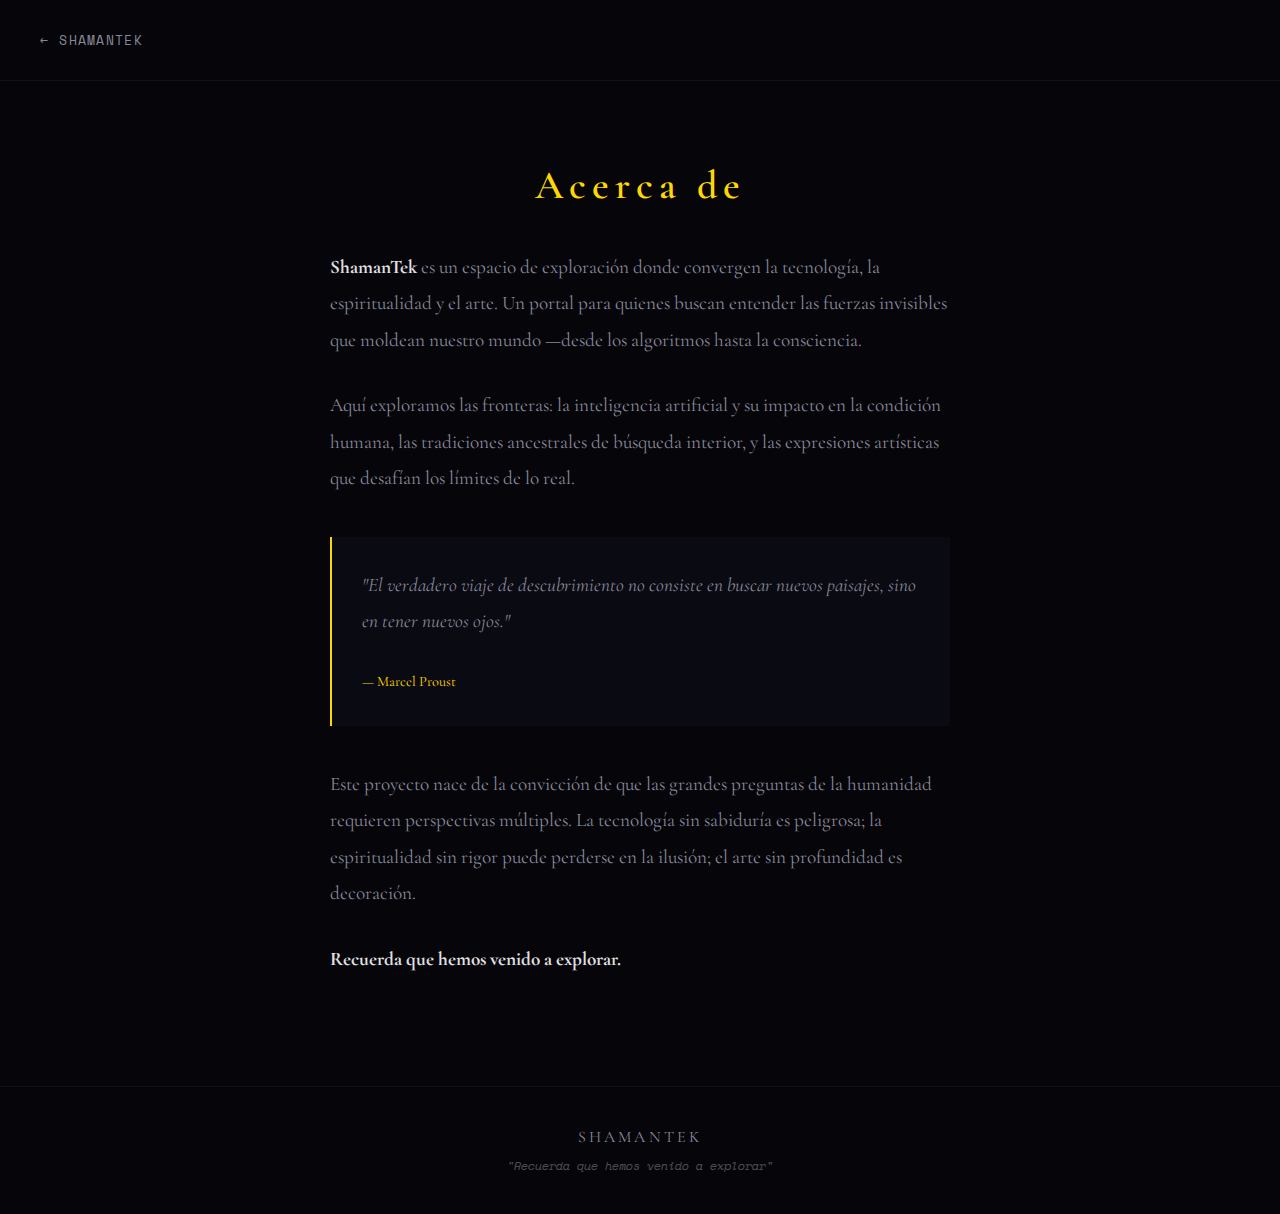
<file: acerca.html>
<!DOCTYPE html>
<html lang="es">
<head>
    <meta charset="UTF-8">
    <meta name="viewport" content="width=device-width, initial-scale=1.0">
    <title>Acerca de — ShamanTek</title>
    
    <!-- SEO Meta Tags -->
    <meta name="description" content="ShamanTek es un portal de exploración donde convergen tecnología, espiritualidad y arte. Conoce más sobre este proyecto.">
    <meta name="author" content="ShamanTek">
    
    <!-- Open Graph -->
    <meta property="og:type" content="website">
    <meta property="og:url" content="https://shamantek.com/acerca.html">
    <meta property="og:title" content="Acerca de — ShamanTek">
    <meta property="og:description" content="ShamanTek es un portal de exploración donde convergen tecnología, espiritualidad y arte.">
    
    <!-- Favicon -->
    <link rel="icon" type="image/svg+xml" href="/favicon.svg">
    
    <link rel="preconnect" href="https://fonts.googleapis.com">
    <link rel="preconnect" href="https://fonts.gstatic.com" crossorigin>
    <link href="https://fonts.googleapis.com/css2?family=Cinzel:wght@400;600;700&family=Cormorant+Garamond:ital,wght@0,300;0,400;1,300;1,400&family=Space+Mono:wght@400;700&display=swap" rel="stylesheet">
    
    <link rel="stylesheet" href="styles/main.css">
    
    <style>
        /* Page Specific: Acerca */
        :root {
            --accent: #ffd700;
        }

        body {
            display: flex;
            flex-direction: column;
        }

        /* Main Content */
        main {
            flex: 1;
            max-width: 700px;
            margin: 0 auto;
            padding: 80px 40px;
        }

        h1 {
            font-size: 2.5rem;
            font-weight: 600;
            letter-spacing: 0.15em;
            margin-bottom: 40px;
            text-align: center;
            color: var(--accent);
        }

        .content {
            font-size: 1.2rem;
            line-height: 1.9;
            color: var(--text-secondary);
        }

        .content p {
            margin-bottom: 1.5em;
        }

        .content strong {
            color: var(--text-primary);
        }

        .quote {
            margin: 40px 0;
            padding: 30px;
            border-left: 2px solid var(--accent);
            background: var(--color-void-light);
            font-style: italic;
        }

        .quote cite {
            display: block;
            margin-top: 15px;
            font-size: 0.9rem;
            color: var(--accent);
            font-style: normal;
        }
    </style>
</head>
<body>
    <header>
        <a href="index.html" class="back-link">
            <span class="arrow">←</span>
            <span>SHAMANTEK</span>
        </a>
    </header>

    <main>
        <h1>Acerca de</h1>
        
        <div class="content">
            <p>
                <strong>ShamanTek</strong> es un espacio de exploración donde convergen 
                la tecnología, la espiritualidad y el arte. Un portal para quienes 
                buscan entender las fuerzas invisibles que moldean nuestro mundo 
                —desde los algoritmos hasta la consciencia.
            </p>

            <p>
                Aquí exploramos las fronteras: la inteligencia artificial y su 
                impacto en la condición humana, las tradiciones ancestrales de 
                búsqueda interior, y las expresiones artísticas que desafían 
                los límites de lo real.
            </p>

            <div class="quote">
                <p>"El verdadero viaje de descubrimiento no consiste en buscar 
                nuevos paisajes, sino en tener nuevos ojos."</p>
                <cite>— Marcel Proust</cite>
            </div>

            <p>
                Este proyecto nace de la convicción de que las grandes preguntas 
                de la humanidad requieren perspectivas múltiples. La tecnología 
                sin sabiduría es peligrosa; la espiritualidad sin rigor puede 
                perderse en la ilusión; el arte sin profundidad es decoración.
            </p>

            <p>
                <strong>Recuerda que hemos venido a explorar.</strong>
            </p>
        </div>
    </main>

    <footer>
        <div class="footer-logo">SHAMANTEK</div>
        <p class="footer-mantra">"Recuerda que hemos venido a explorar"</p>
    </footer>
</body>
</html>
</file>
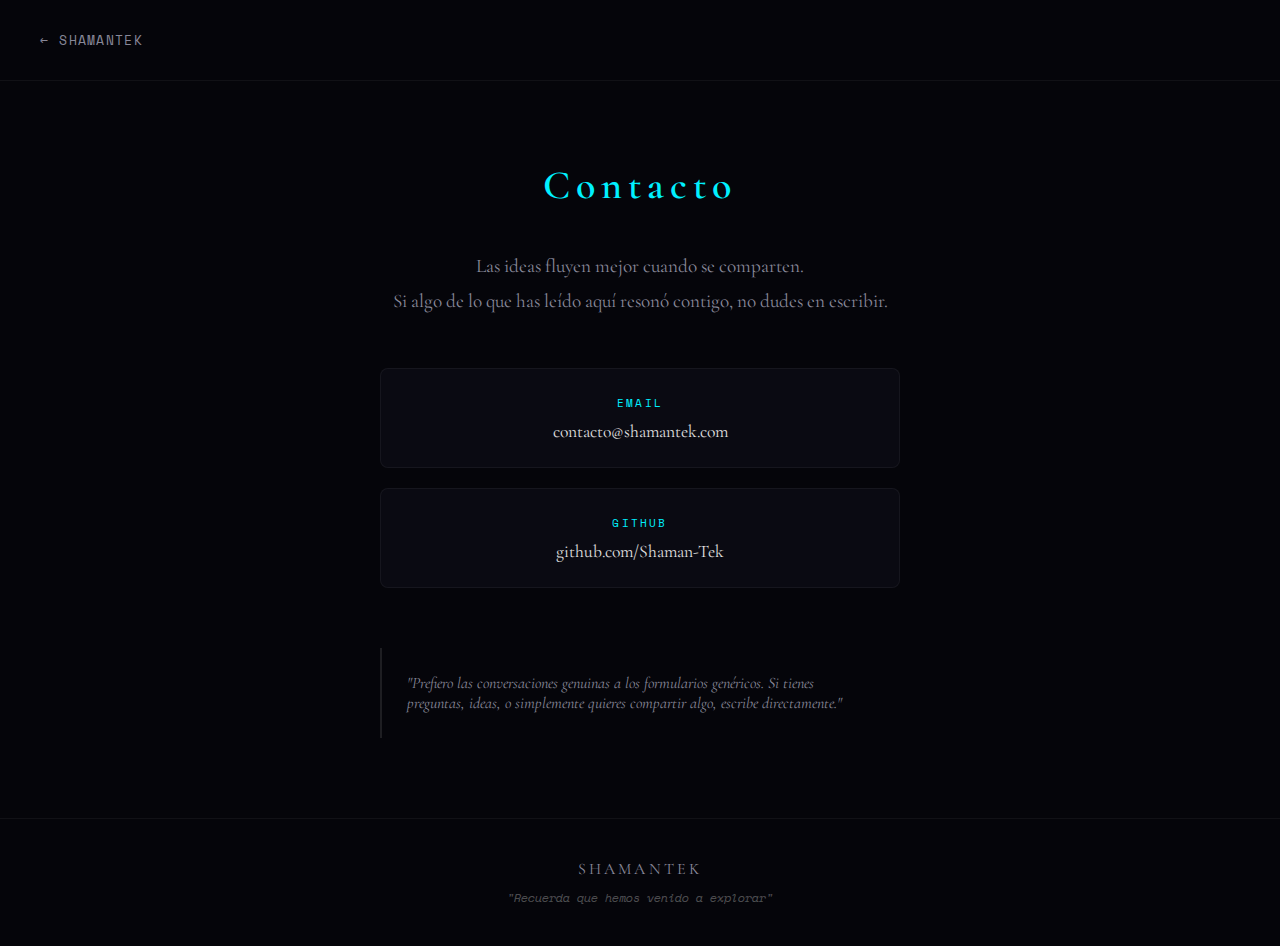
<file: contacto.html>
<!DOCTYPE html>
<html lang="es">
<head>
    <meta charset="UTF-8">
    <meta name="viewport" content="width=device-width, initial-scale=1.0">
    <title>Contacto — ShamanTek</title>
    
    <!-- SEO Meta Tags -->
    <meta name="description" content="Contacta con ShamanTek. Las ideas fluyen mejor cuando se comparten.">
    <meta name="author" content="ShamanTek">
    
    <!-- Open Graph -->
    <meta property="og:type" content="website">
    <meta property="og:url" content="https://shamantek.com/contacto.html">
    <meta property="og:title" content="Contacto — ShamanTek">
    <meta property="og:description" content="Contacta con ShamanTek. Las ideas fluyen mejor cuando se comparten.">
    
    <!-- Favicon -->
    <link rel="icon" type="image/svg+xml" href="/favicon.svg">
    
    <link rel="preconnect" href="https://fonts.googleapis.com">
    <link rel="preconnect" href="https://fonts.gstatic.com" crossorigin>
    <link href="https://fonts.googleapis.com/css2?family=Cinzel:wght@400;600;700&family=Cormorant+Garamond:ital,wght@0,300;0,400;1,300;1,400&family=Space+Mono:wght@400;700&display=swap" rel="stylesheet">
    
    <link rel="stylesheet" href="styles/main.css">
    
    <style>
        /* Page Specific: Contacto */
        :root {
            --accent: #00f0ff;
        }

        body {
            display: flex;
            flex-direction: column;
        }

        /* Main Content */
        main {
            flex: 1;
            max-width: 600px;
            margin: 0 auto;
            padding: 80px 40px;
            text-align: center;
        }

        h1 {
            font-size: 2.5rem;
            font-weight: 600;
            letter-spacing: 0.15em;
            margin-bottom: 40px;
            color: var(--accent);
        }

        .intro {
            font-size: 1.2rem;
            line-height: 1.8;
            color: var(--text-secondary);
            margin-bottom: 50px;
        }

        /* Contact Methods */
        .contact-methods {
            display: flex;
            flex-direction: column;
            gap: 20px;
            margin-bottom: 60px;
        }

        .contact-item {
            padding: 25px 30px;
            background: var(--color-void-light);
            border: 1px solid rgba(255,255,255,0.05);
            border-radius: 8px;
            transition: all 0.3s ease;
        }

        .contact-item:hover {
            border-color: var(--accent);
            transform: translateY(-3px);
        }

        .contact-label {
            font-family: 'Space Mono', monospace;
            font-size: 0.7rem;
            letter-spacing: 0.2em;
            color: var(--accent);
            text-transform: uppercase;
            margin-bottom: 10px;
        }

        .contact-value {
            font-size: 1.1rem;
            color: var(--text-primary);
        }

        .contact-value a {
            color: inherit;
            text-decoration: none;
            border-bottom: 1px solid transparent;
            transition: border-color 0.3s ease;
        }

        .contact-value a:hover {
            border-bottom-color: var(--accent);
        }

        /* Note */
        .note {
            font-style: italic;
            font-size: 1rem;
            color: var(--text-secondary);
            padding: 25px;
            border-left: 2px solid rgba(255,255,255,0.1);
            text-align: left;
        }
    </style>
</head>
<body>
    <header>
        <a href="index.html" class="back-link">
            <span class="arrow">←</span>
            <span>SHAMANTEK</span>
        </a>
    </header>

    <main>
        <h1>Contacto</h1>
        
        <p class="intro">
            Las ideas fluyen mejor cuando se comparten.<br>
            Si algo de lo que has leído aquí resonó contigo, 
            no dudes en escribir.
        </p>

        <div class="contact-methods">
            <div class="contact-item">
                <div class="contact-label">Email</div>
                <div class="contact-value">
                    <a href="mailto:contacto@shamantek.com">contacto@shamantek.com</a>
                </div>
            </div>

            <div class="contact-item">
                <div class="contact-label">GitHub</div>
                <div class="contact-value">
                    <a href="https://github.com/Shaman-Tek" target="_blank" rel="noopener">github.com/Shaman-Tek</a>
                </div>
            </div>
        </div>

        <div class="note">
            <p>
                "Prefiero las conversaciones genuinas a los formularios genéricos. 
                Si tienes preguntas, ideas, o simplemente quieres compartir 
                algo, escribe directamente."
            </p>
        </div>
    </main>

    <footer>
        <div class="footer-logo">SHAMANTEK</div>
        <p class="footer-mantra">"Recuerda que hemos venido a explorar"</p>
    </footer>
</body>
</html>
</file>
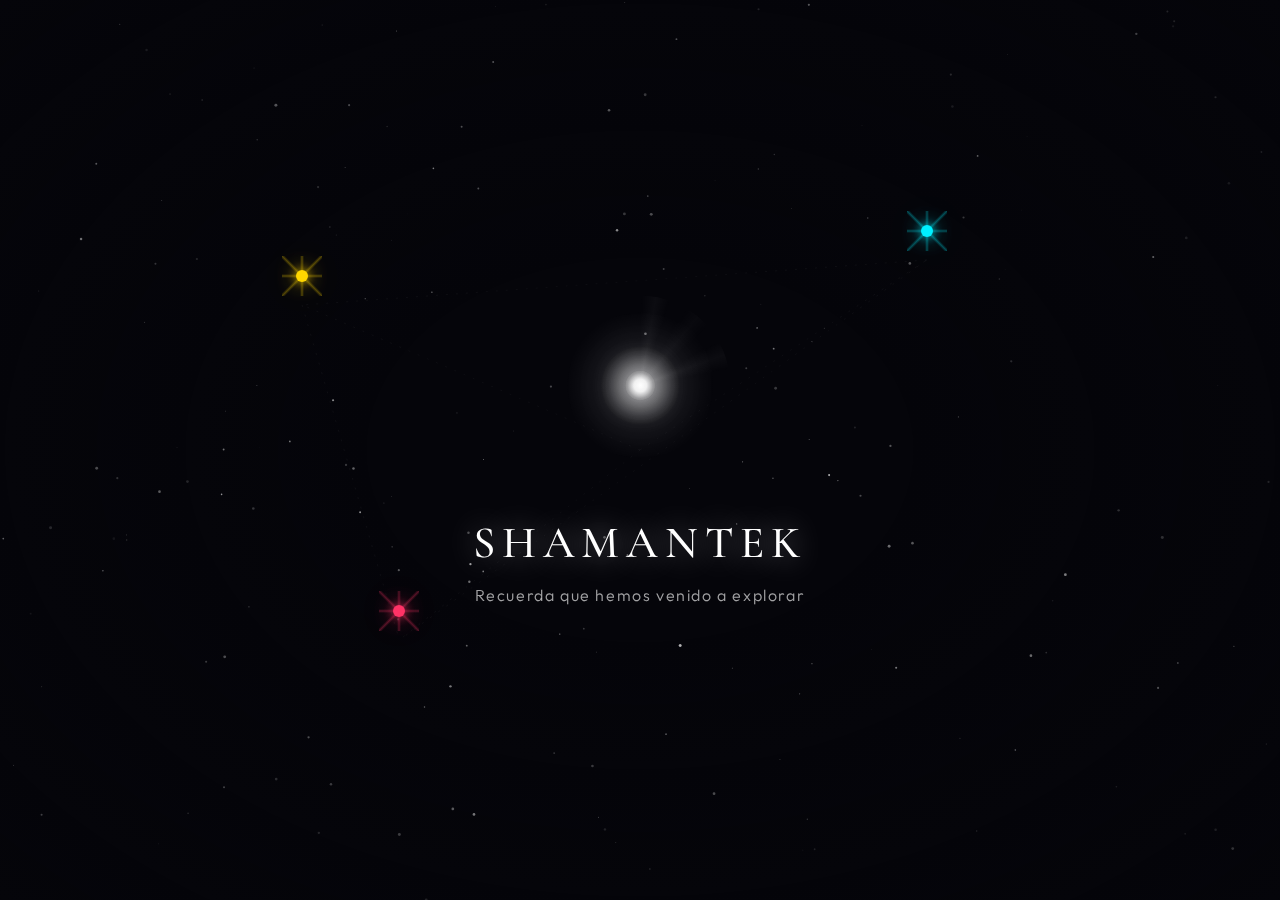
<file: index_old.html>
<!DOCTYPE html>
<!--
    ╔══════════════════════════════════════════════════════════════════════╗
    ║                                                                      ║
    ║  "El universo no solo tiene una historia, tiene muchas historias,    ║
    ║   una para cada observador."                                         ║
    ║                                                — Carlo Rovelli       ║
    ║                                                                      ║
    ║  Bienvenido al código fuente. Si estás aquí, eres un explorador.     ║
    ║                                                                      ║
    ╚══════════════════════════════════════════════════════════════════════╝
-->
<html lang="es">
<head>
    <!--
        "The cosmos is within us. We are made of star-stuff. 
         We are a way for the universe to know itself."
                                                — Carl Sagan
    -->
    <meta charset="UTF-8">
    <meta name="viewport" content="width=device-width, initial-scale=1.0">
    <title>ShamanTek — Portal</title>
    
    <!-- SEO Meta Tags -->
    <meta name="description" content="ShamanTek: Un portal de exploración donde convergen IA, espiritualidad y arte surrealista. Recuerda que hemos venido a explorar.">
    <meta name="keywords" content="ShamanTek, IA, inteligencia artificial, espiritualidad, arte surrealista, tecnología, exploración, consciencia">
    <meta name="author" content="ShamanTek">
    
    <!-- Open Graph / Facebook -->
    <meta property="og:type" content="website">
    <meta property="og:url" content="https://shamantek.com/">
    <meta property="og:title" content="ShamanTek — Portal">
    <meta property="og:description" content="Un portal de exploración donde convergen IA, espiritualidad y arte surrealista. Recuerda que hemos venido a explorar.">
    <meta property="og:image" content="https://shamantek.com/og-image.png">
    
    <!-- Twitter -->
    <meta name="twitter:card" content="summary_large_image">
    <meta name="twitter:url" content="https://shamantek.com/">
    <meta name="twitter:title" content="ShamanTek — Portal">
    <meta name="twitter:description" content="Un portal de exploración donde convergen IA, espiritualidad y arte surrealista. Recuerda que hemos venido a explorar.">
    <meta name="twitter:image" content="https://shamantek.com/og-image.png">
    
    <!-- Favicon -->
    <link rel="icon" type="image/svg+xml" href="/favicon.svg">
    
    <link rel="preconnect" href="https://fonts.googleapis.com">
    <link rel="preconnect" href="https://fonts.gstatic.com" crossorigin>
    <link href="https://fonts.googleapis.com/css2?family=Cormorant+Garamond:ital,wght@0,400;0,500;0,600;1,400;1,500&family=Outfit:wght@300;400;500&family=Space+Mono:wght@400;700&display=swap" rel="stylesheet">
    <link rel="stylesheet" href="styles/main.css">
    <link rel="stylesheet" href="styles/portal.css">
</head>
<body>
    <!-- Loader -->
    <div id="loader" class="loader">
        <div class="loader-content">
            <div class="loader-spinner"></div>
            <div class="loader-text">CARGANDO UNIVERSO...</div>
        </div>
    </div>

    <!-- Canvas del cosmos -->
    <canvas id="cosmos"></canvas>

    <!-- Velo de profundidad -->
    <div class="depth-veil"></div>

    <!-- Líneas de constelación -->
    <svg class="constellation-lines" id="constellation">
        <!-- Se generan dinámicamente -->
    </svg>

    <!-- Centro luminoso -->
    <div class="center-light">
        <div class="light-source">
            <div class="light-rays"></div>
            <div class="light-outer"></div>
            <div class="light-middle"></div>
            <div class="light-core"></div>
        </div>
        <h1 class="site-title">SHAMANTEK</h1>
        <p class="site-mantra">Recuerda que hemos venido a explorar</p>
    </div>

    <!-- Estrellas navegables -->
    <nav aria-label="Navegación por mundos">
        <a href="mundos/ia-futuro/index.html" class="nav-star star-ia" data-world="ia" onclick="event.preventDefault(); enterWorld('ia')" aria-label="Explorar mundo IA y Futuro: Navegando el código del mañana">
            <div class="star-point" aria-hidden="true"></div>
            <div class="star-label" aria-hidden="true">
                <div class="star-name">IA & Futuro</div>
                <div class="star-subtitle">Navegando el código del mañana</div>
            </div>
        </a>

        <a href="mundos/espiritualidad/index.html" class="nav-star star-spirit" data-world="spirit" onclick="event.preventDefault(); enterWorld('spirit')" aria-label="Explorar mundo Espiritualidad: El viaje es hacia adentro">
            <div class="star-point" aria-hidden="true"></div>
            <div class="star-label" aria-hidden="true">
                <div class="star-name">Espiritualidad</div>
                <div class="star-subtitle">El viaje es hacia adentro</div>
            </div>
        </a>

        <a href="mundos/arte-surrealista/index.html" class="nav-star star-art" data-world="art" onclick="event.preventDefault(); enterWorld('art')" aria-label="Explorar mundo Arte Surrealista: Donde lo imposible respira">
            <div class="star-point" aria-hidden="true"></div>
            <div class="star-label" aria-hidden="true">
                <div class="star-name">Arte Surrealista</div>
                <div class="star-subtitle">Donde lo imposible respira</div>
            </div>
        </a>
    </nav>

    <!-- Hint de navegación -->
    <div class="nav-hint">Sigue las estrellas</div>

    <!-- Transiciones -->
    <div class="world-transition transition-ia" id="transition-ia">
        <div class="transition-zoom"></div>
        <div class="transition-text">IA & Futuro</div>
    </div>

    <div class="world-transition transition-spirit" id="transition-spirit">
        <div class="transition-zoom"></div>
        <div class="transition-text">Espiritualidad</div>
    </div>

    <div class="world-transition transition-art" id="transition-art">
        <div class="transition-zoom"></div>
        <div class="transition-text">Arte Surrealista</div>
    </div>

    <script src="scripts/navigation.js"></script>
    <script src="scripts/cosmos.js"></script>
</body>
</html>
<!--
    ▓▓▓▓▓▓▓▓▓▓▓▓▓▓▓▓▓▓▓▓▓▓▓▓▓▓▓▓▓▓▓▓▓▓▓▓▓▓▓▓▓▓▓▓▓▓▓▓▓▓▓▓▓▓▓▓▓▓▓▓▓▓▓▓▓▓▓▓
    
    MENSAJE PARA QUIEN LLEGÓ HASTA AQUÍ:
    
    "Conocerse a sí mismo es el principio de toda sabiduría."
                                                    — Aristóteles
    
    "El mapa no es el territorio."
                                                    — Alfred Korzybski
    
    "Reality is that which, when you stop believing in it, 
     doesn't go away."
                                                    — Philip K. Dick
    
    Cada estrella que ves es un universo esperando ser explorado.
    Cada click es una decisión. Cada decisión, un mundo.
    
    El código es poesía. La poesía es código.
    
    ∞
    
    ▓▓▓▓▓▓▓▓▓▓▓▓▓▓▓▓▓▓▓▓▓▓▓▓▓▓▓▓▓▓▓▓▓▓▓▓▓▓▓▓▓▓▓▓▓▓▓▓▓▓▓▓▓▓▓▓▓▓▓▓▓▓▓▓▓▓▓▓
-->
</file>
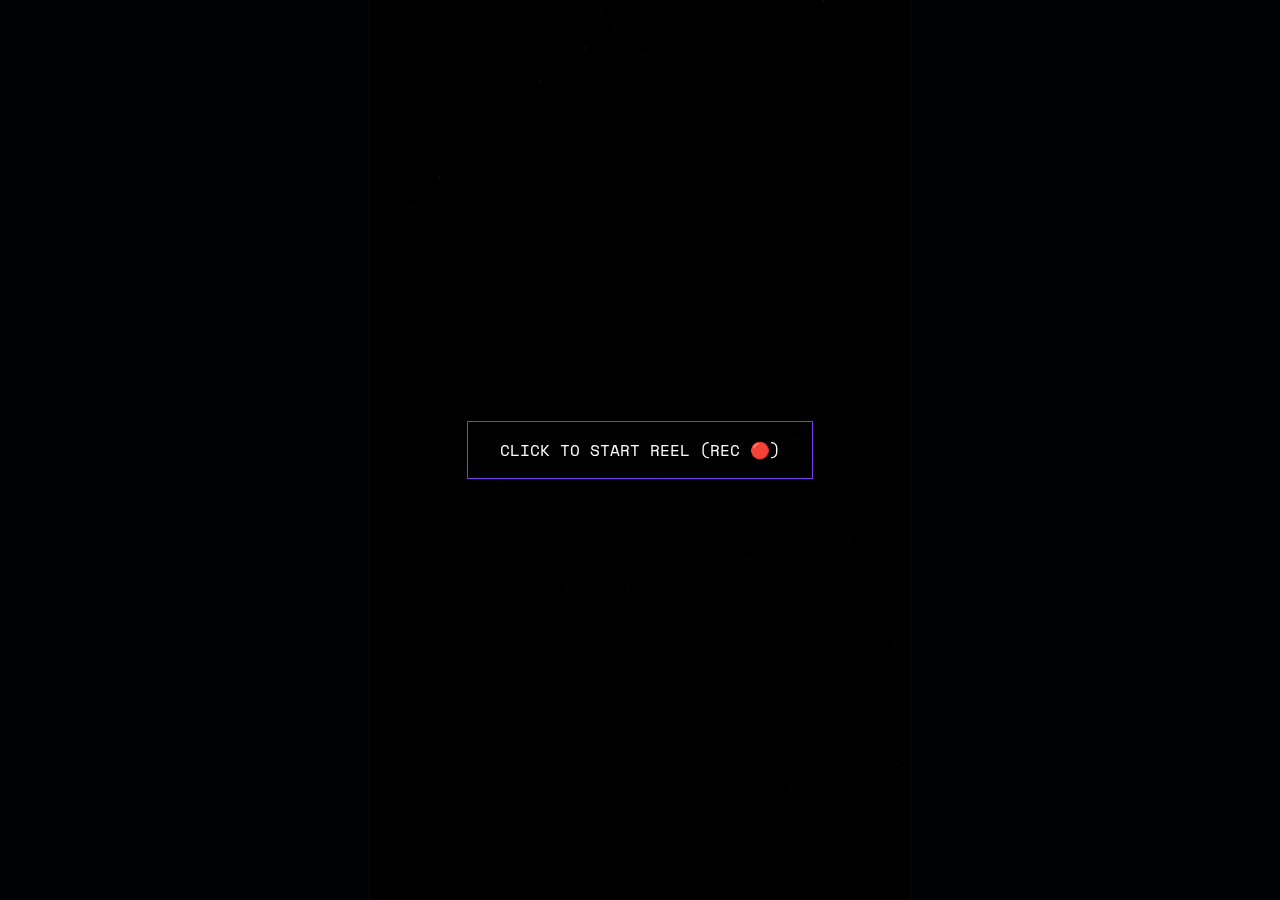
<file: promo_reel.html>
<!DOCTYPE html>
<html lang="es">
<head>
    <meta charset="UTF-8">
    <meta name="viewport" content="width=device-width, initial-scale=1.0">
    <title>ShamanTek Promo Reel</title>
    <!-- Fonts -->
    <link rel="preconnect" href="https://fonts.googleapis.com">
    <link href="https://fonts.googleapis.com/css2?family=Lora:ital,wght@0,400;0,600;1,400&family=Space+Mono:wght@400;700&display=swap" rel="stylesheet">
    
    <style>
        :root {
            --bg-dark: #020617;
            --primary: #7C3AED;
            --accent: #F43F5E;
            --text-main: #F8FAFC;
        }

        body {
            background-color: var(--bg-dark);
            color: var(--text-main);
            margin: 0;
            padding: 0;
            overflow: hidden;
            display: flex;
            justify-content: center;
            align-items: center;
            height: 100vh;
            font-family: 'Space Mono', monospace;
        }

        /* Mobile Container (9:16 Aspect Ratio approximation for desktop view) */
        #reel-container {
            width: 100%;
            height: 100%;
            max-width: 540px; /* Max width for vertical feel on desktop */
            position: relative;
            background: #000;
            overflow: hidden;
            border-left: 1px solid #333;
            border-right: 1px solid #333;
        }

        /* Canvas Background */
        #cosmos {
            position: absolute;
            top: 0;
            left: 0;
            width: 100%;
            height: 100%;
            z-index: 1;
            opacity: 0.5;
        }

        /* Content Layer */
        .content-layer {
            position: relative;
            z-index: 10;
            width: 100%;
            height: 100%;
            display: flex;
            flex-direction: column;
            justify-content: center;
            align-items: center;
            text-align: center;
        }

        /* Animations Timeline */
        
        /* Scene 1: Statement */
        .statement {
            font-size: 1.5rem;
            position: absolute;
            width: 80%;
            opacity: 0;
        }

        /* Part 1: "El mapa..." */
        #text-1 {
            animation: fadeInOut 3s forwards 0.5s;
        }
        
        /* Part 2: "...no es el territorio" */
        #text-2 {
            font-family: 'Lora', serif;
            font-style: italic;
            color: var(--primary);
            animation: fadeInOut 3s forwards 3.5s;
        }

        /* Scene 2: Explosion/Glitch */
        .glitch-overlay {
            position: absolute;
            top: 0;
            left: 0;
            width: 100%;
            height: 100%;
            background: #fff;
            opacity: 0;
            mix-blend-mode: overlay;
            pointer-events: none;
            z-index: 20;
            animation: flash 0.2s forwards 6.5s;
        }

        /* Scene 3: Logo Reveal */
        .brand-reveal {
            position: absolute;
            opacity: 0;
            animation: riseUp 5s forwards 6.7s;
        }

        .brand-title {
            font-size: 3rem;
            font-weight: 700;
            letter-spacing: -2px;
            margin-bottom: 0.5rem;
            text-transform: uppercase;
            background: linear-gradient(to right, #fff, var(--primary));
            -webkit-background-clip: text;
            -webkit-text-fill-color: transparent;
        }

        .brand-sub {
            font-size: 0.9rem;
            letter-spacing: 4px;
            color: var(--accent);
            text-transform: uppercase;
        }

        /* Scene 4: Keywords */
        .keyword {
            position: absolute;
            font-size: 3rem;
            font-weight: bold;
            text-transform: uppercase;
            opacity: 0;
            color: rgba(255,255,255,0.1);
            z-index: 5;
        }

        #kw-1 { top: 20%; left: 10%; animation: flashWord 0.5s forwards 8s; }
        #kw-2 { top: 70%; right: 10%; animation: flashWord 0.5s forwards 8.5s; animation-delay: 8.5s; }
        #kw-3 { top: 40%; left: 50%; transform: translateX(-50%); animation: flashWord 0.5s forwards 9s; animation-delay: 9s; }

        /* Scene 5: URL */
        .final-url {
            position: absolute;
            bottom: 10%;
            font-size: 1.2rem;
            opacity: 0;
            animation: fadeIn 2s forwards 10s;
        }

        /* Keyframes */
        @keyframes fadeInOut {
            0% { opacity: 0; transform: translateY(10px); filter: blur(4px); }
            20% { opacity: 1; transform: translateY(0); filter: blur(0); }
            80% { opacity: 1; transform: translateY(0); filter: blur(0); }
            100% { opacity: 0; transform: translateY(-10px); filter: blur(4px); }
        }

        @keyframes flash {
            0% { opacity: 1; }
            100% { opacity: 0; }
        }

        @keyframes riseUp {
            0% { opacity: 0; transform: scale(0.8) translateY(20px); filter: blur(10px); }
            100% { opacity: 1; transform: scale(1) translateY(0); filter: blur(0); }
        }

        @keyframes flashWord {
            0% { opacity: 0; transform: scale(2); }
            10% { opacity: 0.8; transform: scale(1); }
            100% { opacity: 0; transform: scale(1.5); }
        }

        @keyframes fadeIn {
            to { opacity: 1; }
        }

        /* Scanlines */
        .scanlines {
            position: absolute;
            top: 0; left: 0; width: 100%; height: 100%;
            background: linear-gradient(to bottom, rgba(255,255,255,0) 50%, rgba(0,0,0,0.2) 50%);
            background-size: 100% 4px;
            z-index: 15;
            pointer-events: none;
        }

        /* Play Button Overlay (for starting audio/video if needed) */
        #play-overlay {
            position: absolute;
            z-index: 100;
            background: rgba(0,0,0,0.8);
            width: 100%;
            height: 100%;
            display: flex;
            justify-content: center;
            align-items: center;
            cursor: pointer;
        }
    </style>
</head>
<body>

    <div id="play-overlay" onclick="startReel()">
        <div style="border: 1px solid var(--primary); padding: 1rem 2rem; color: #fff;">
            CLICK TO START REEL (REC 🔴)
        </div>
    </div>

    <div id="reel-container">
        <canvas id="cosmos"></canvas>
        <div class="scanlines"></div>
        <div class="glitch-overlay"></div>

        <div class="content-layer">
            <div id="text-1" class="statement">El universo tiene muchas historias...</div>
            <div id="text-2" class="statement">...pero el código es la verdad.</div>

            <div class="brand-reveal">
                <div class="brand-title">ShamanTek</div>
                <div class="brand-sub">Portal V3.0</div>
            </div>

            <div id="kw-1" class="keyword">FUTURO</div>
            <div id="kw-2" class="keyword">ALMA</div>
            <div id="kw-3" class="keyword">DATA</div>

            <div class="final-url">shamantek.com</div>
        </div>
    </div>

    <!-- Reuse existing script for particles -->
    <script src="scripts/cosmos.js"></script>
    <script>
        function startReel() {
            document.getElementById('play-overlay').style.display = 'none';
            // Reset animations by reflowing (simple hack: reload page or just let it play if it's CSS)
            // Ideally, we add classes here to start animations if they weren't auto-running,
            // but CSS @keyframes run on load. Simply hiding overlay reveals them properly synced?
            // Actually, best to reload the content to sync frame 0.
            
            const container = document.querySelector('.content-layer');
            const clone = container.cloneNode(true);
            container.parentNode.replaceChild(clone, container);
            
            // Also restart flash
            const flash = document.querySelector('.glitch-overlay');
            const flashClone = flash.cloneNode(true);
            flash.parentNode.replaceChild(flashClone, flash);
        }
    </script>
</body>
</html>
</file>
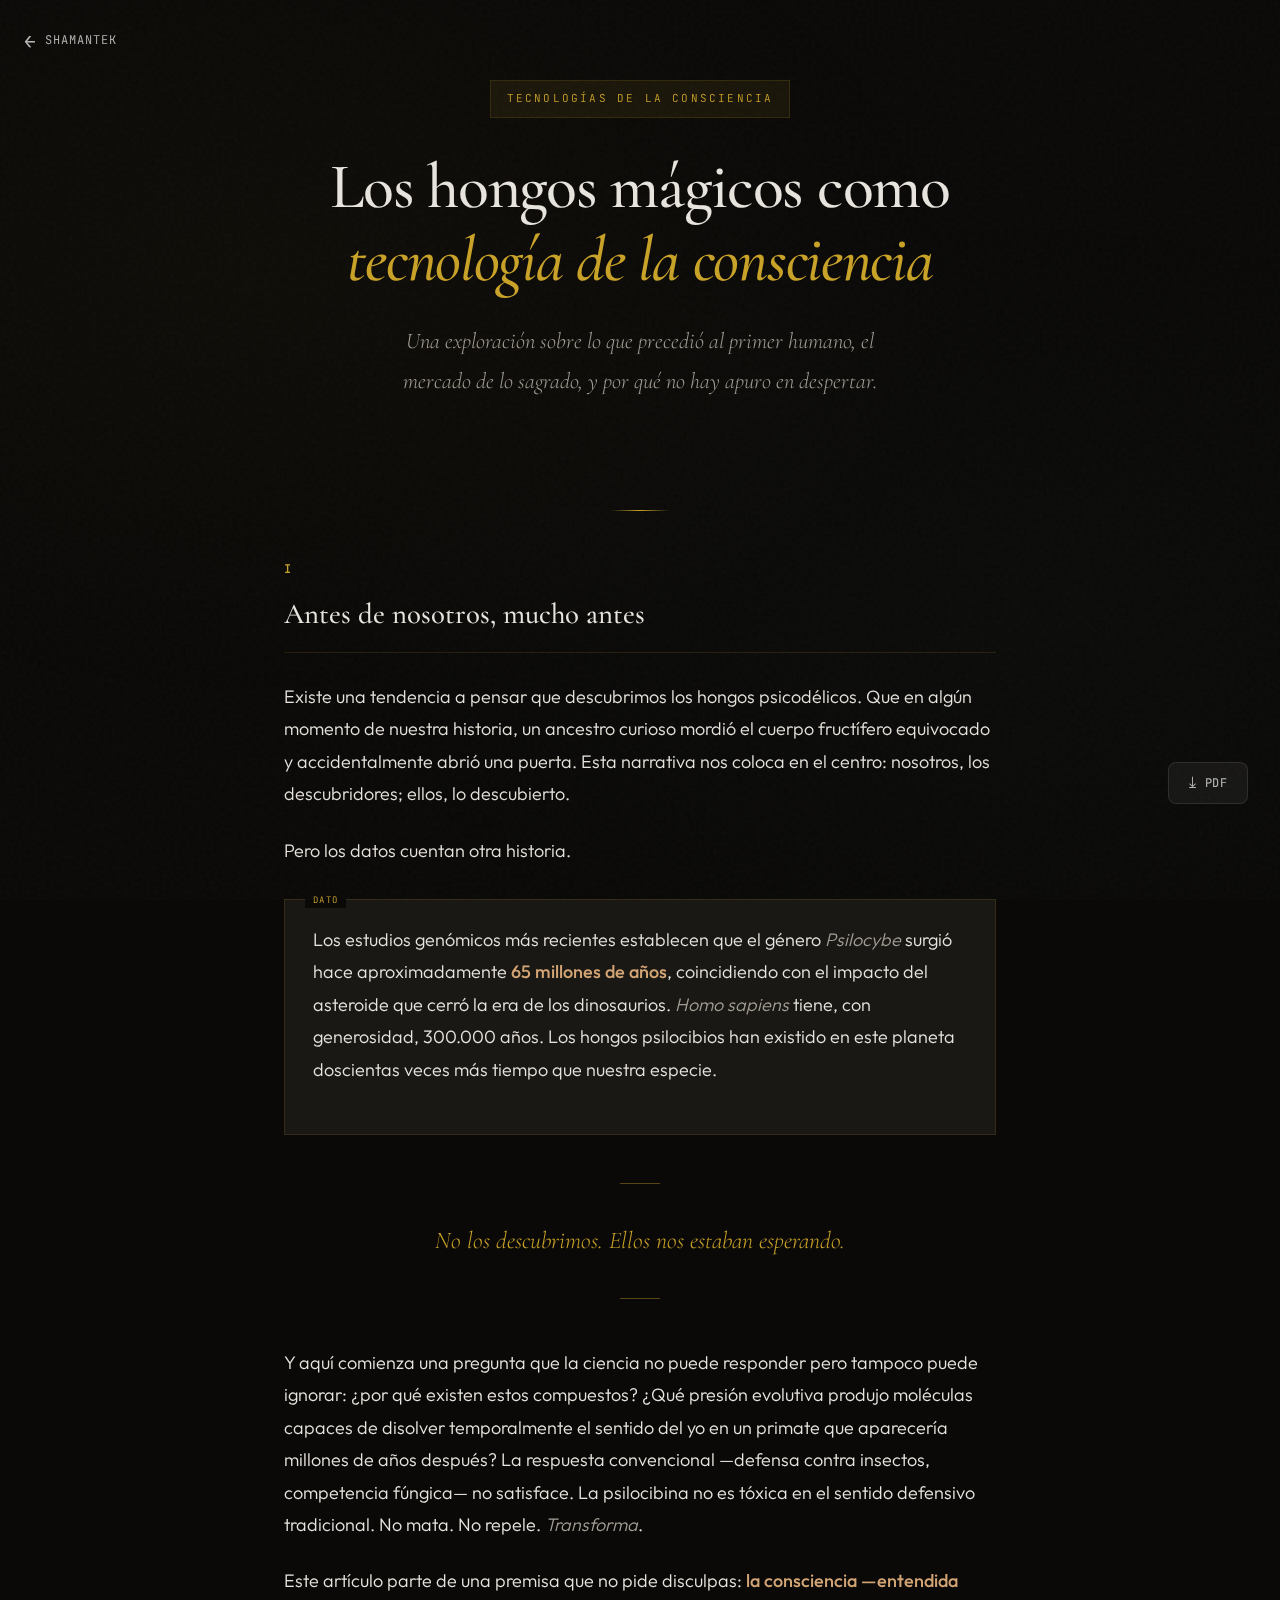
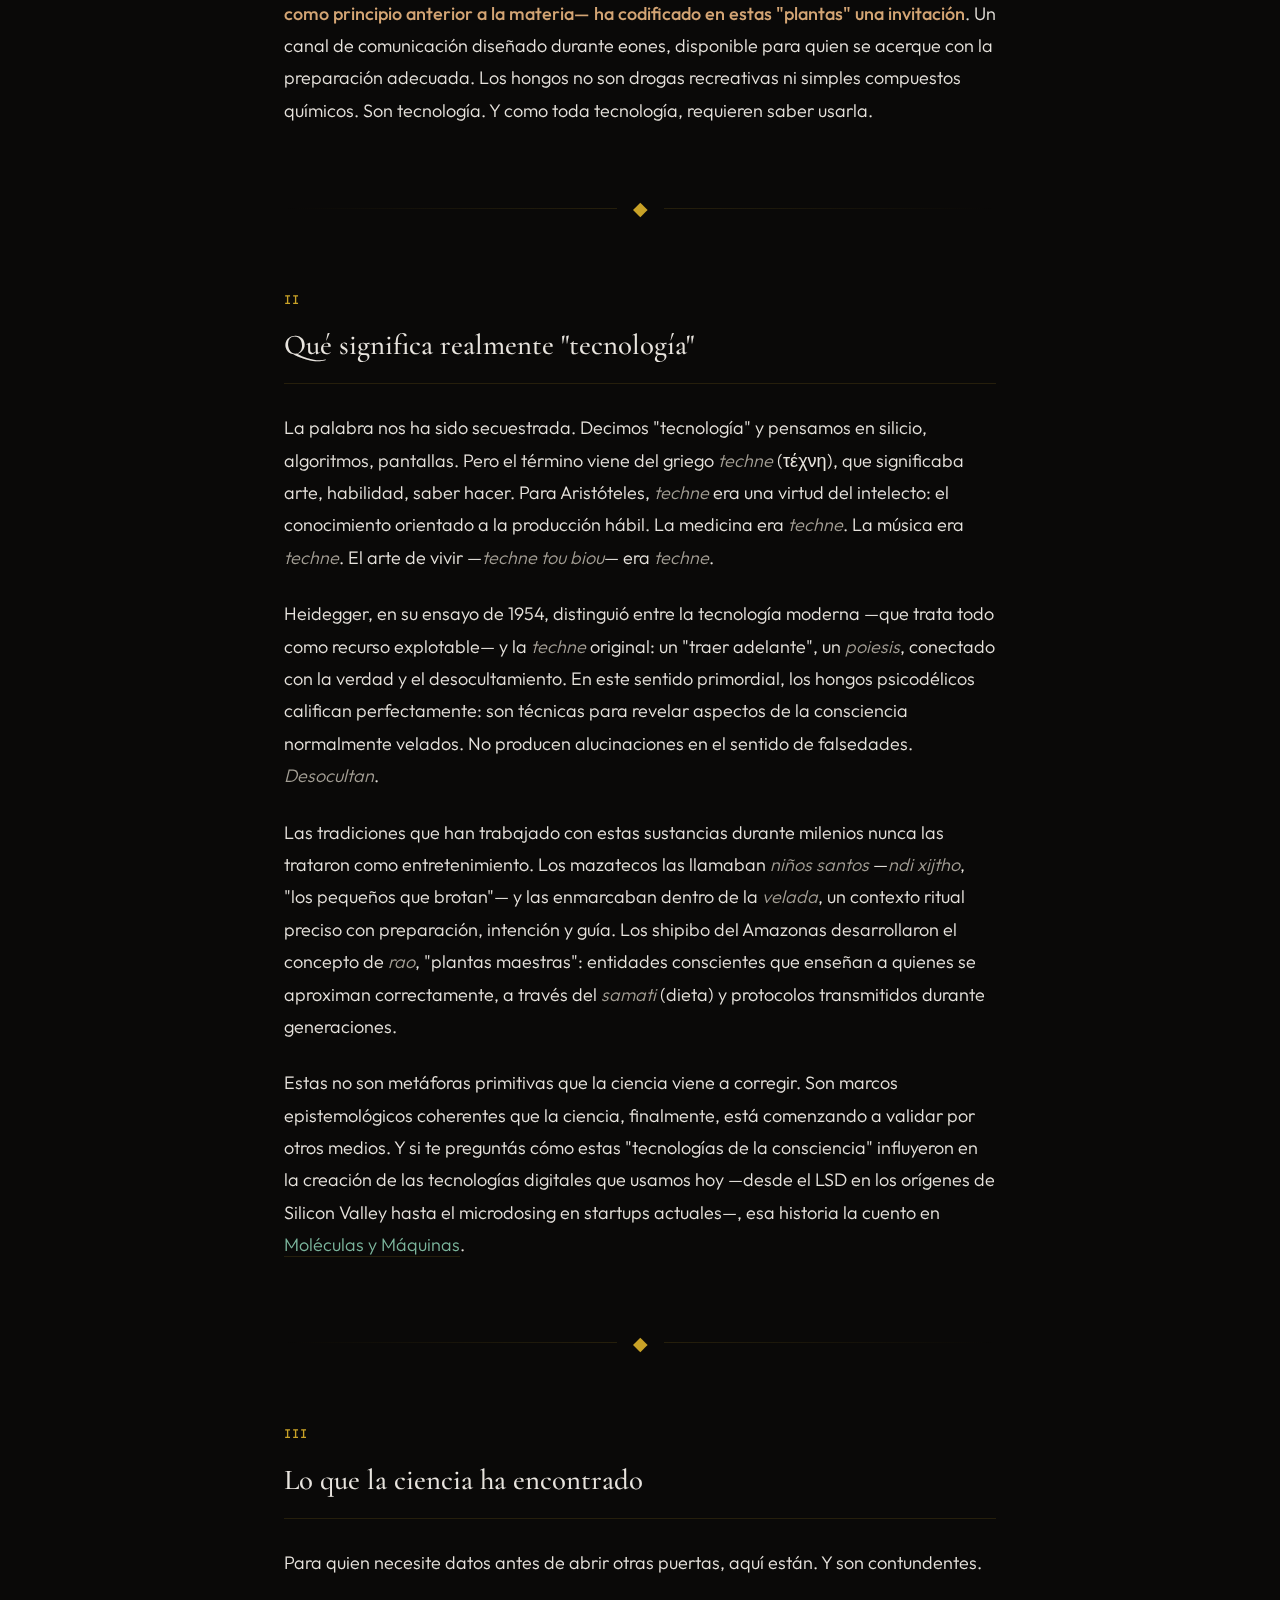
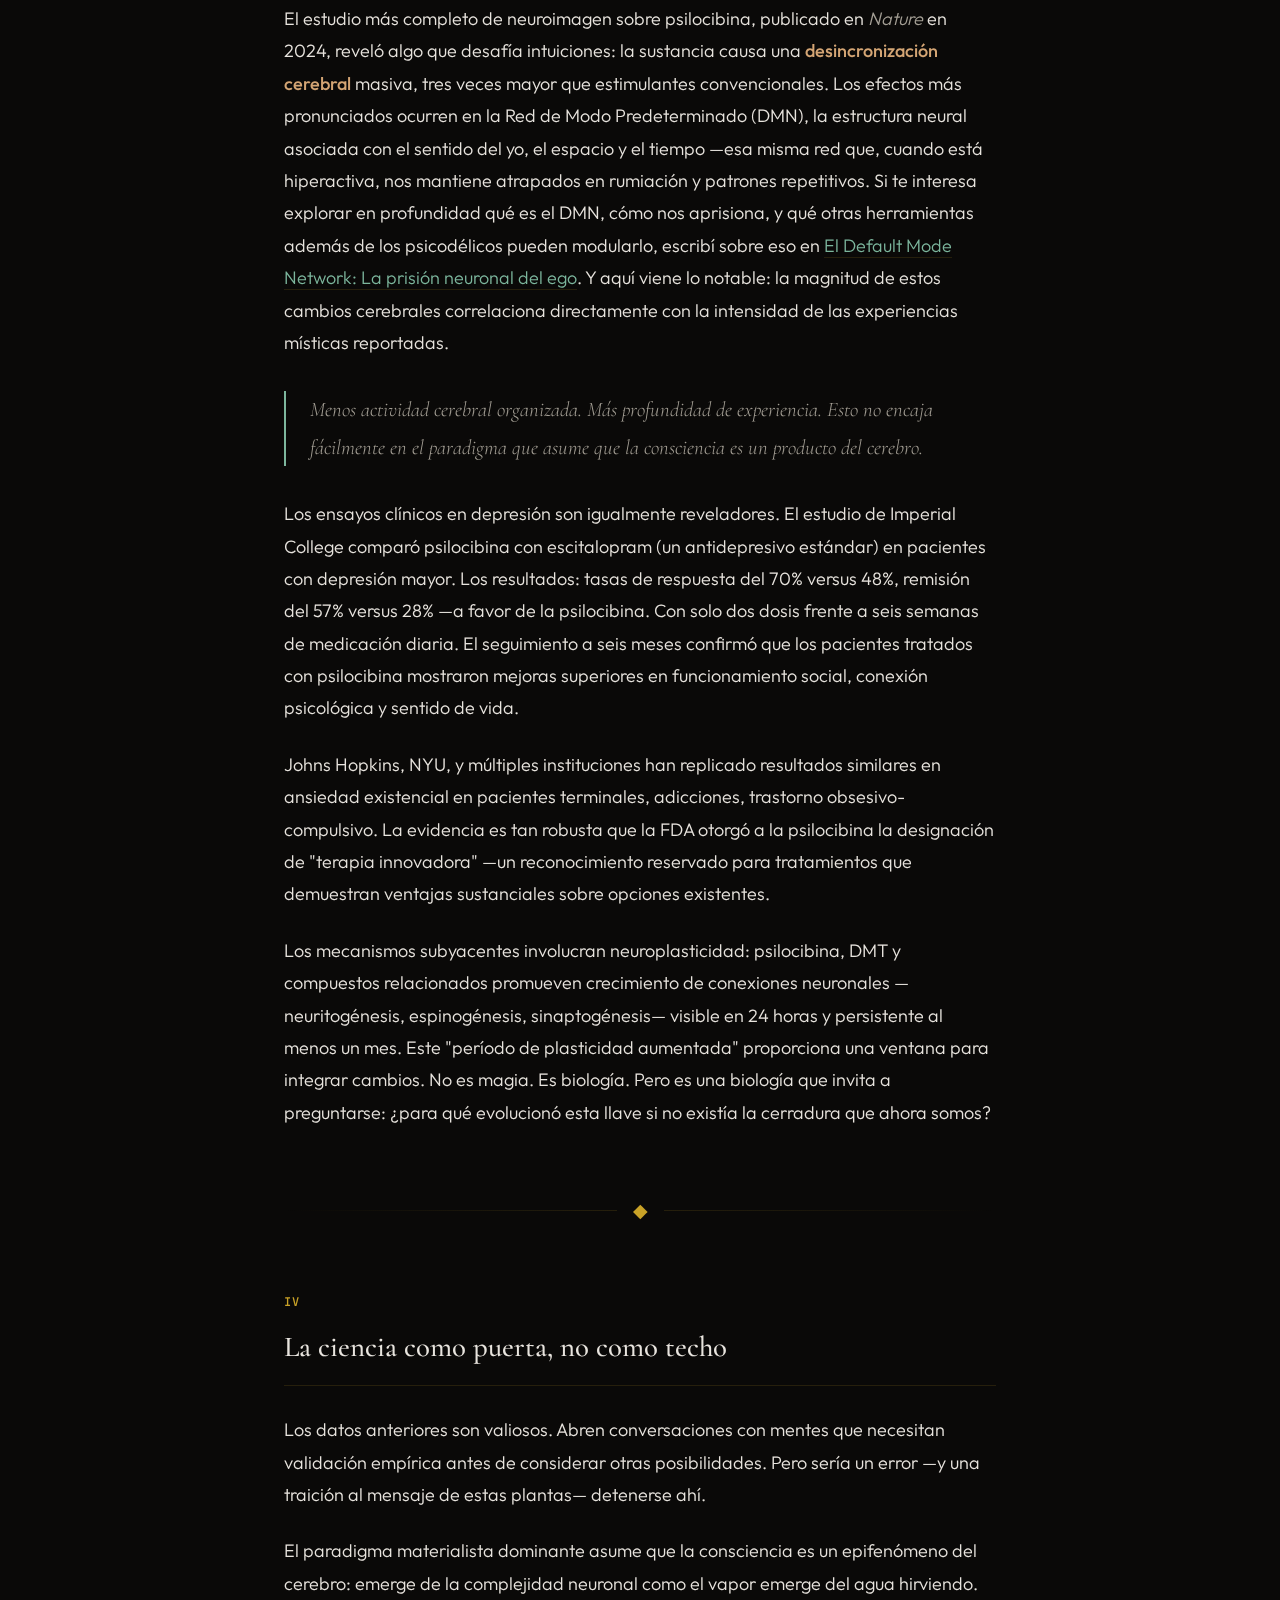
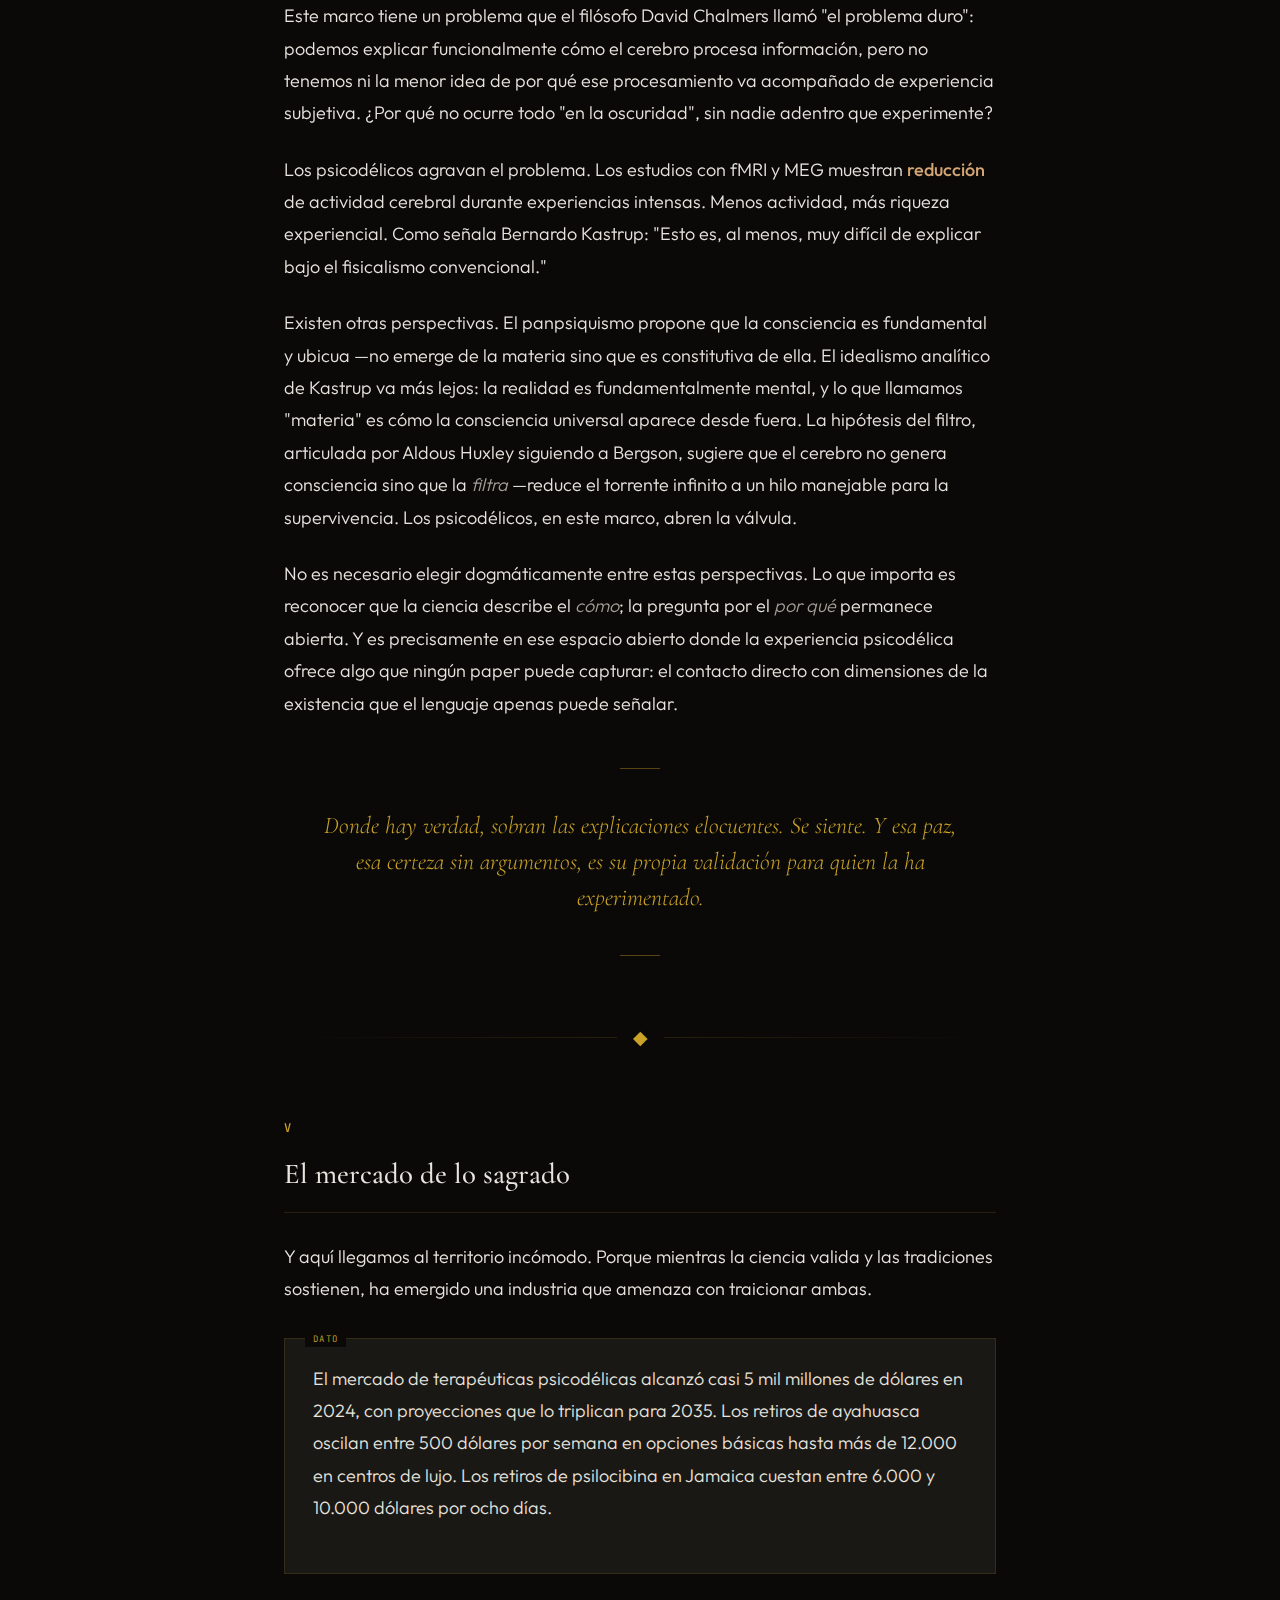
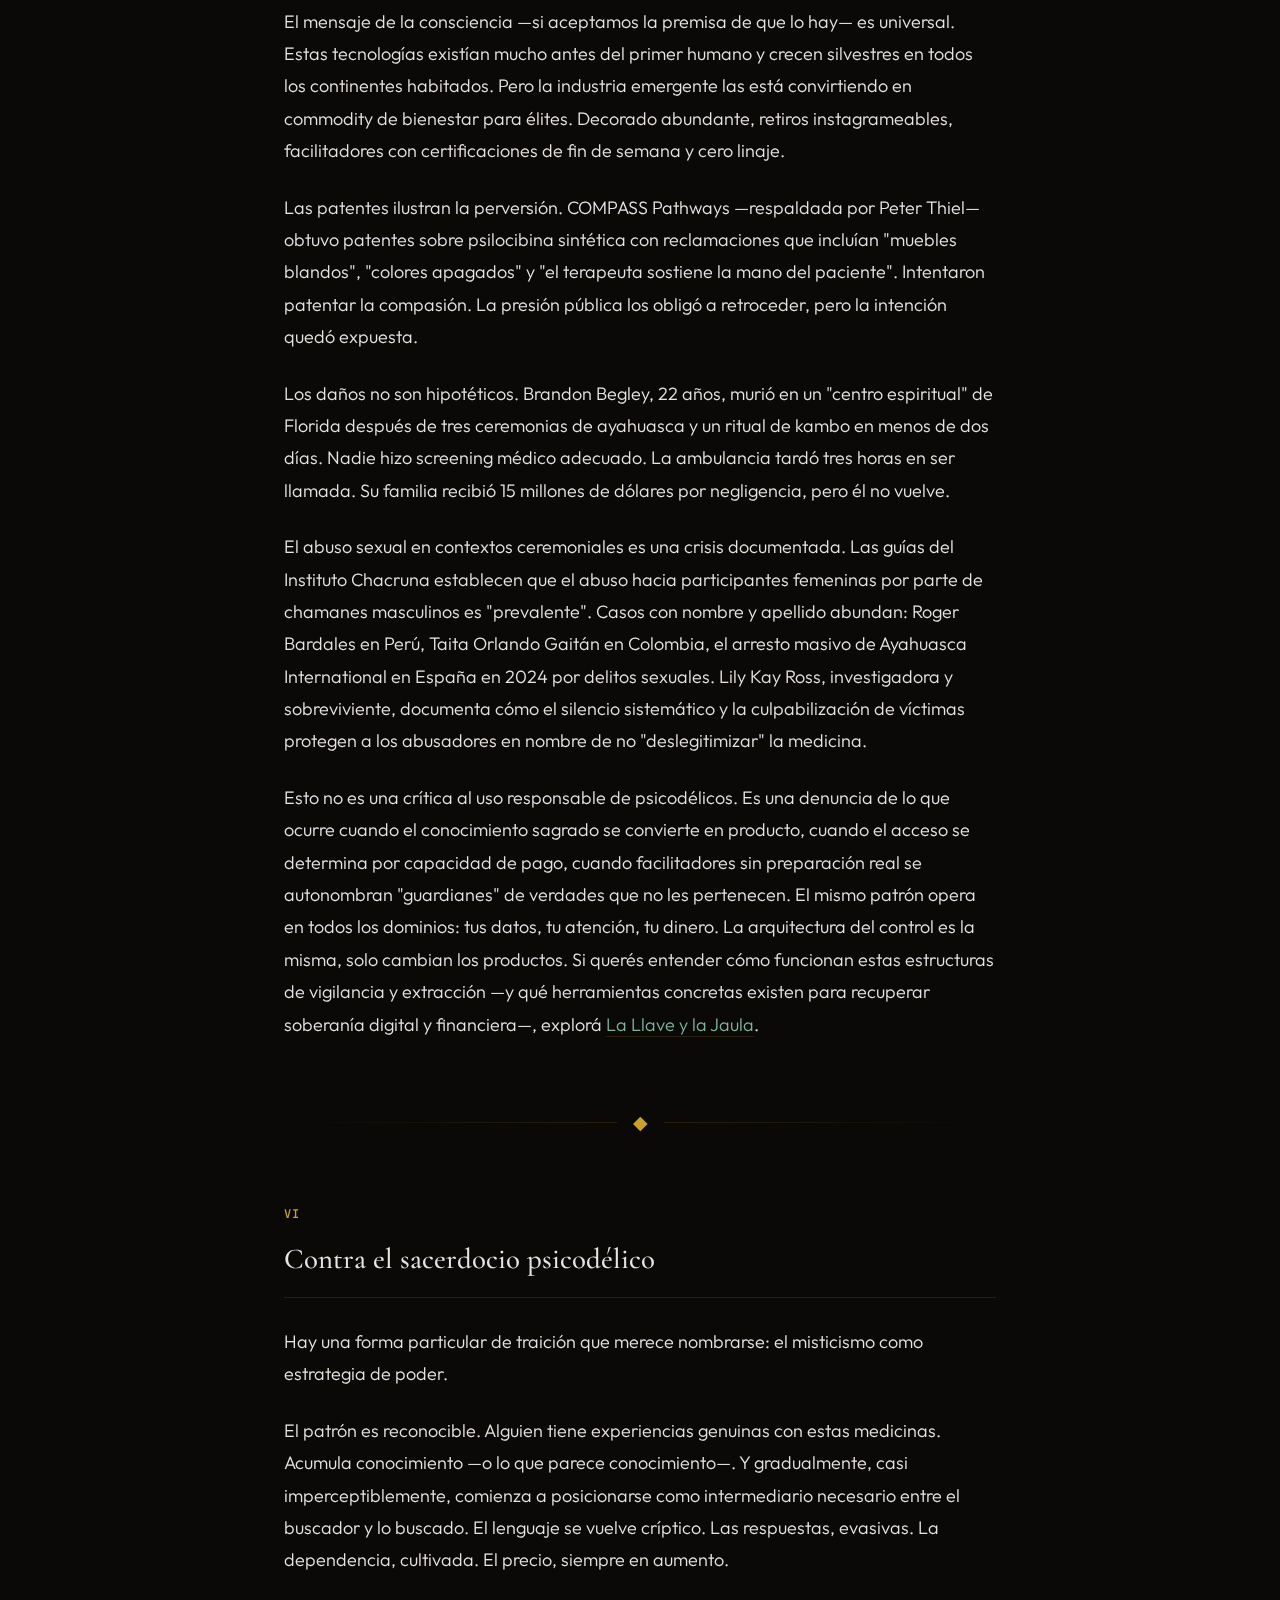
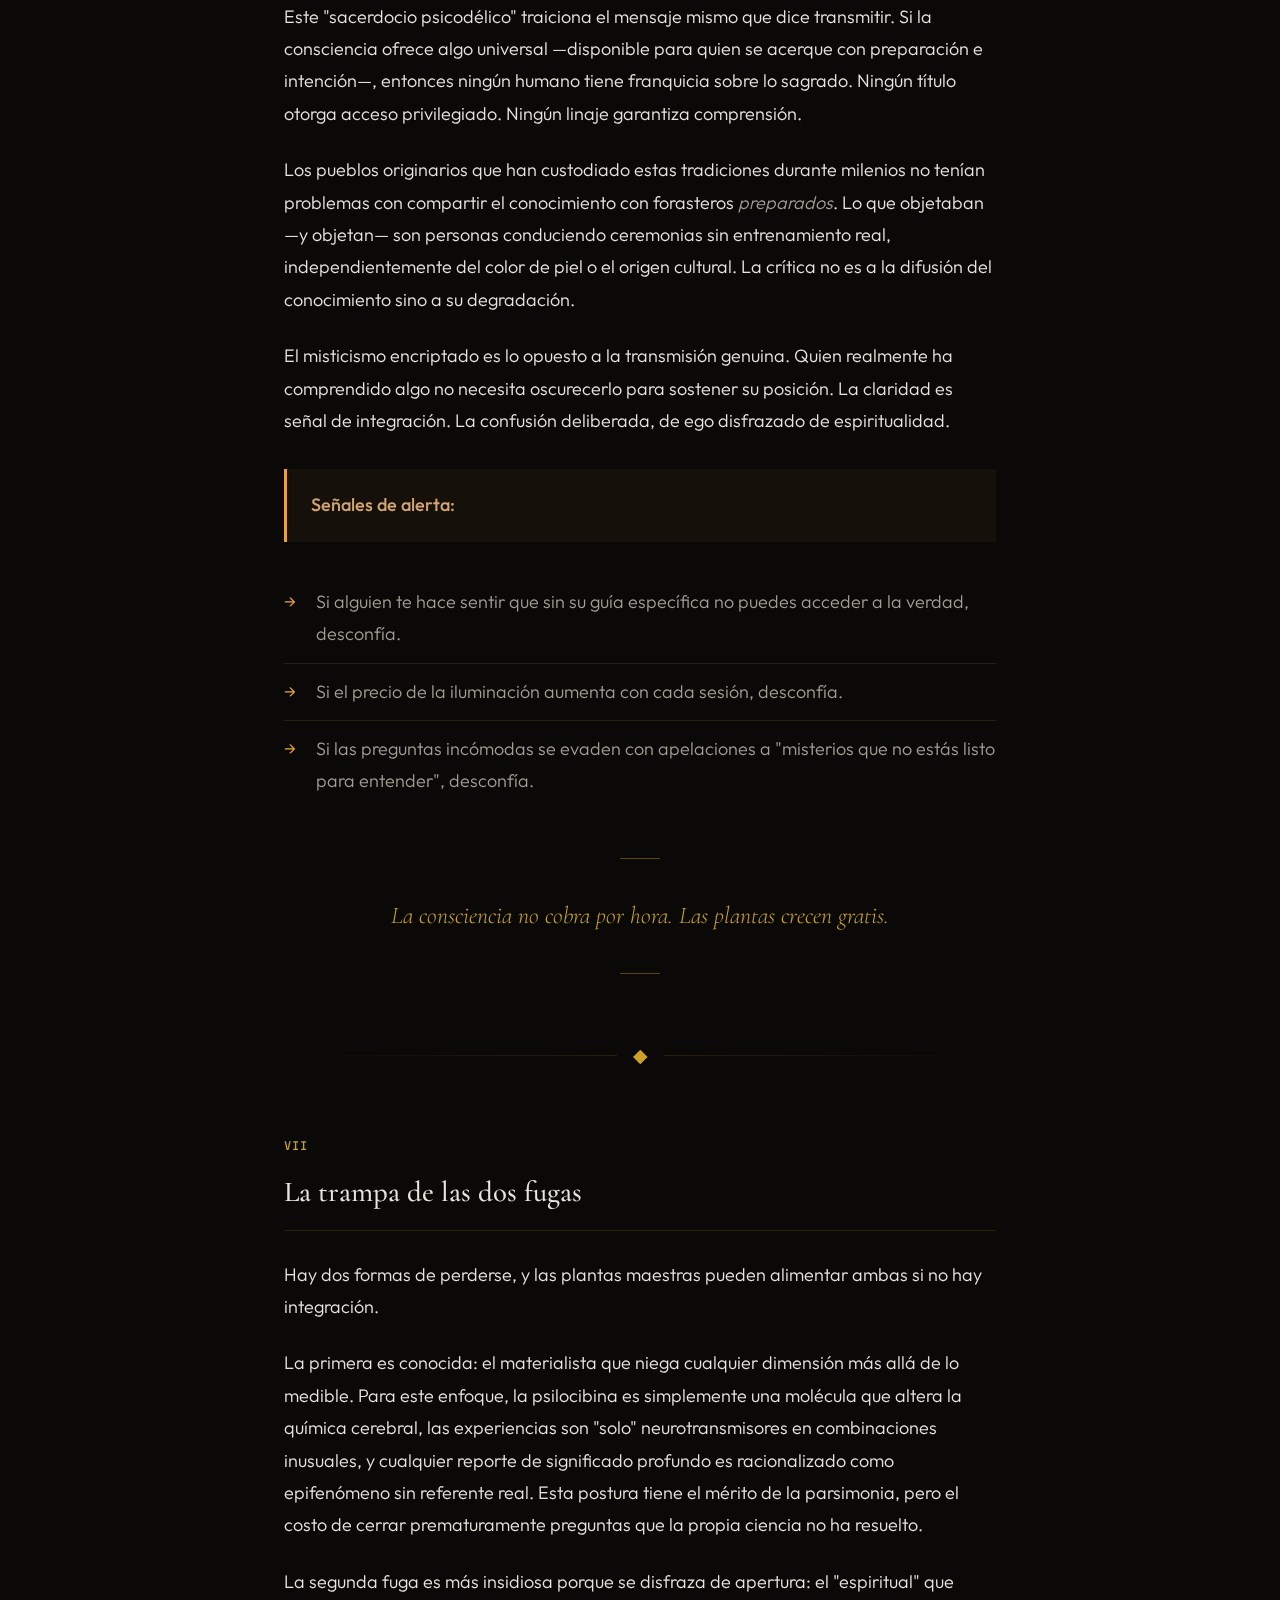
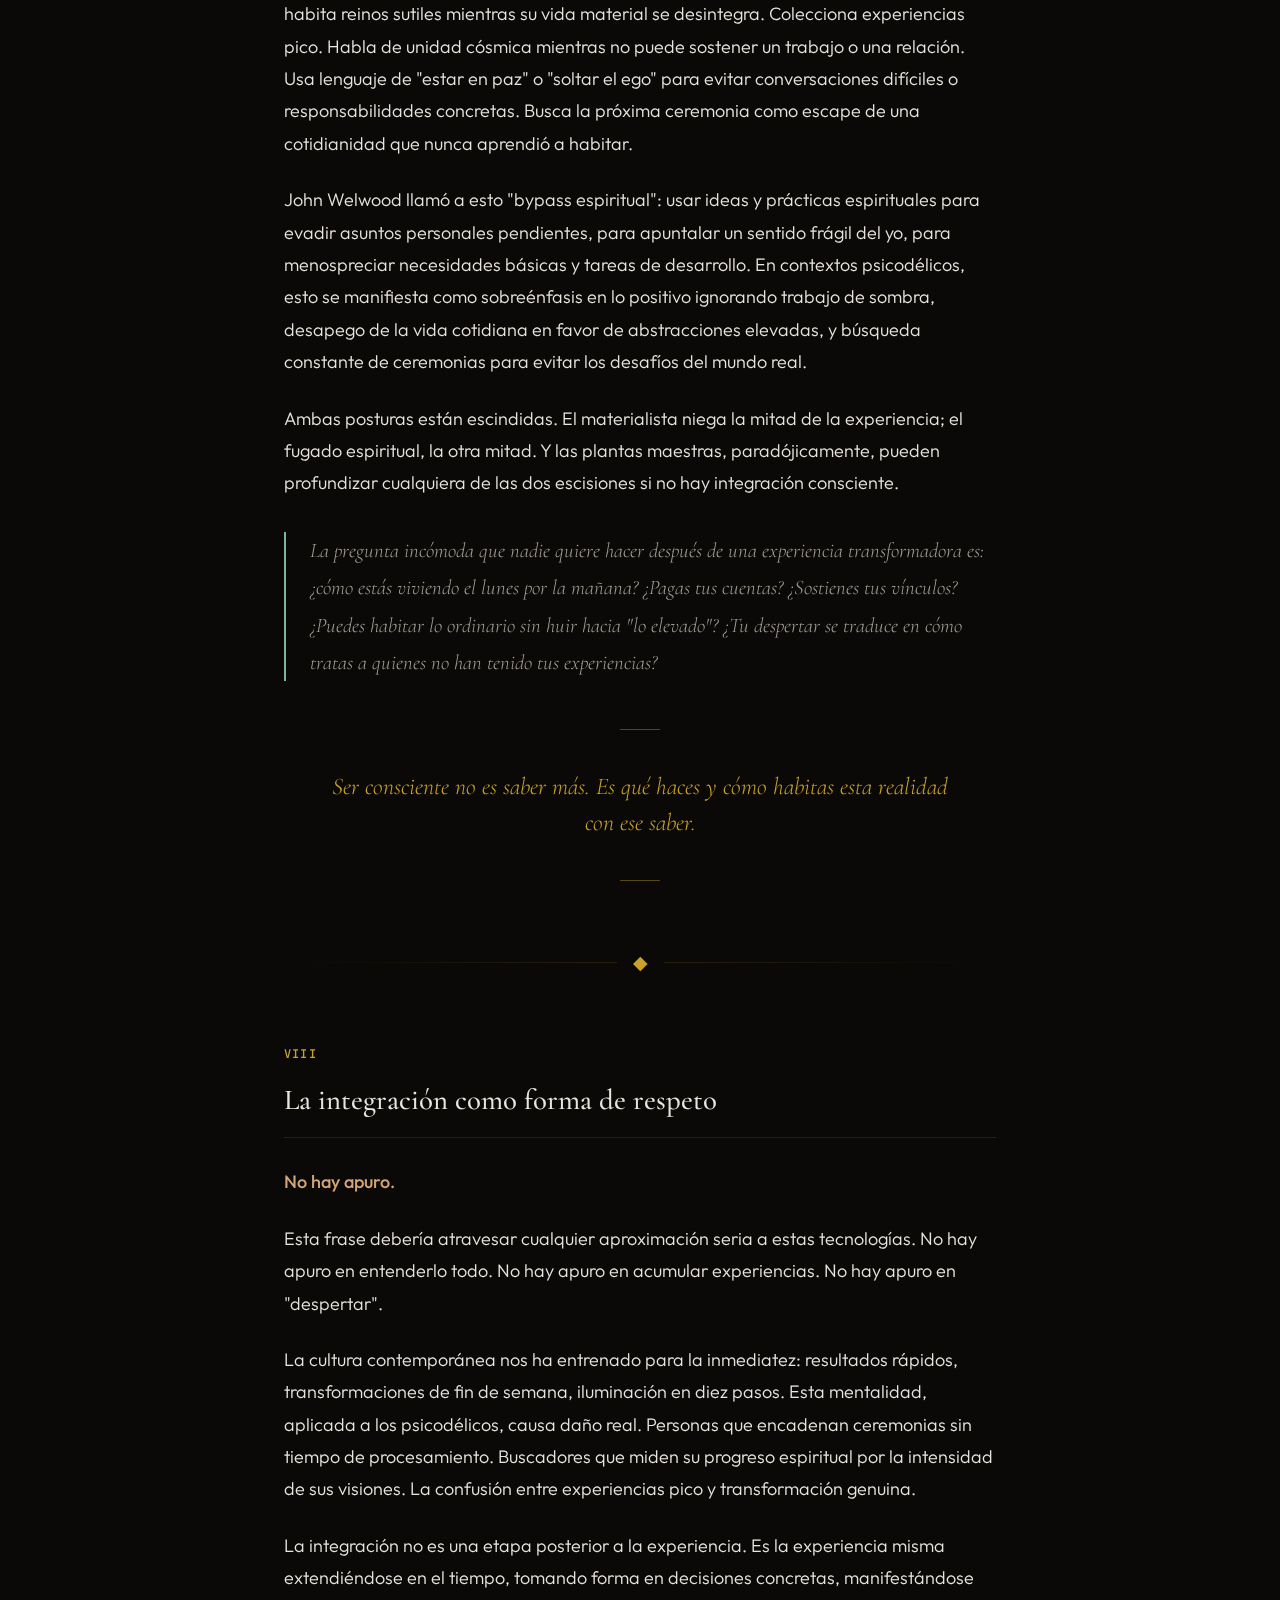
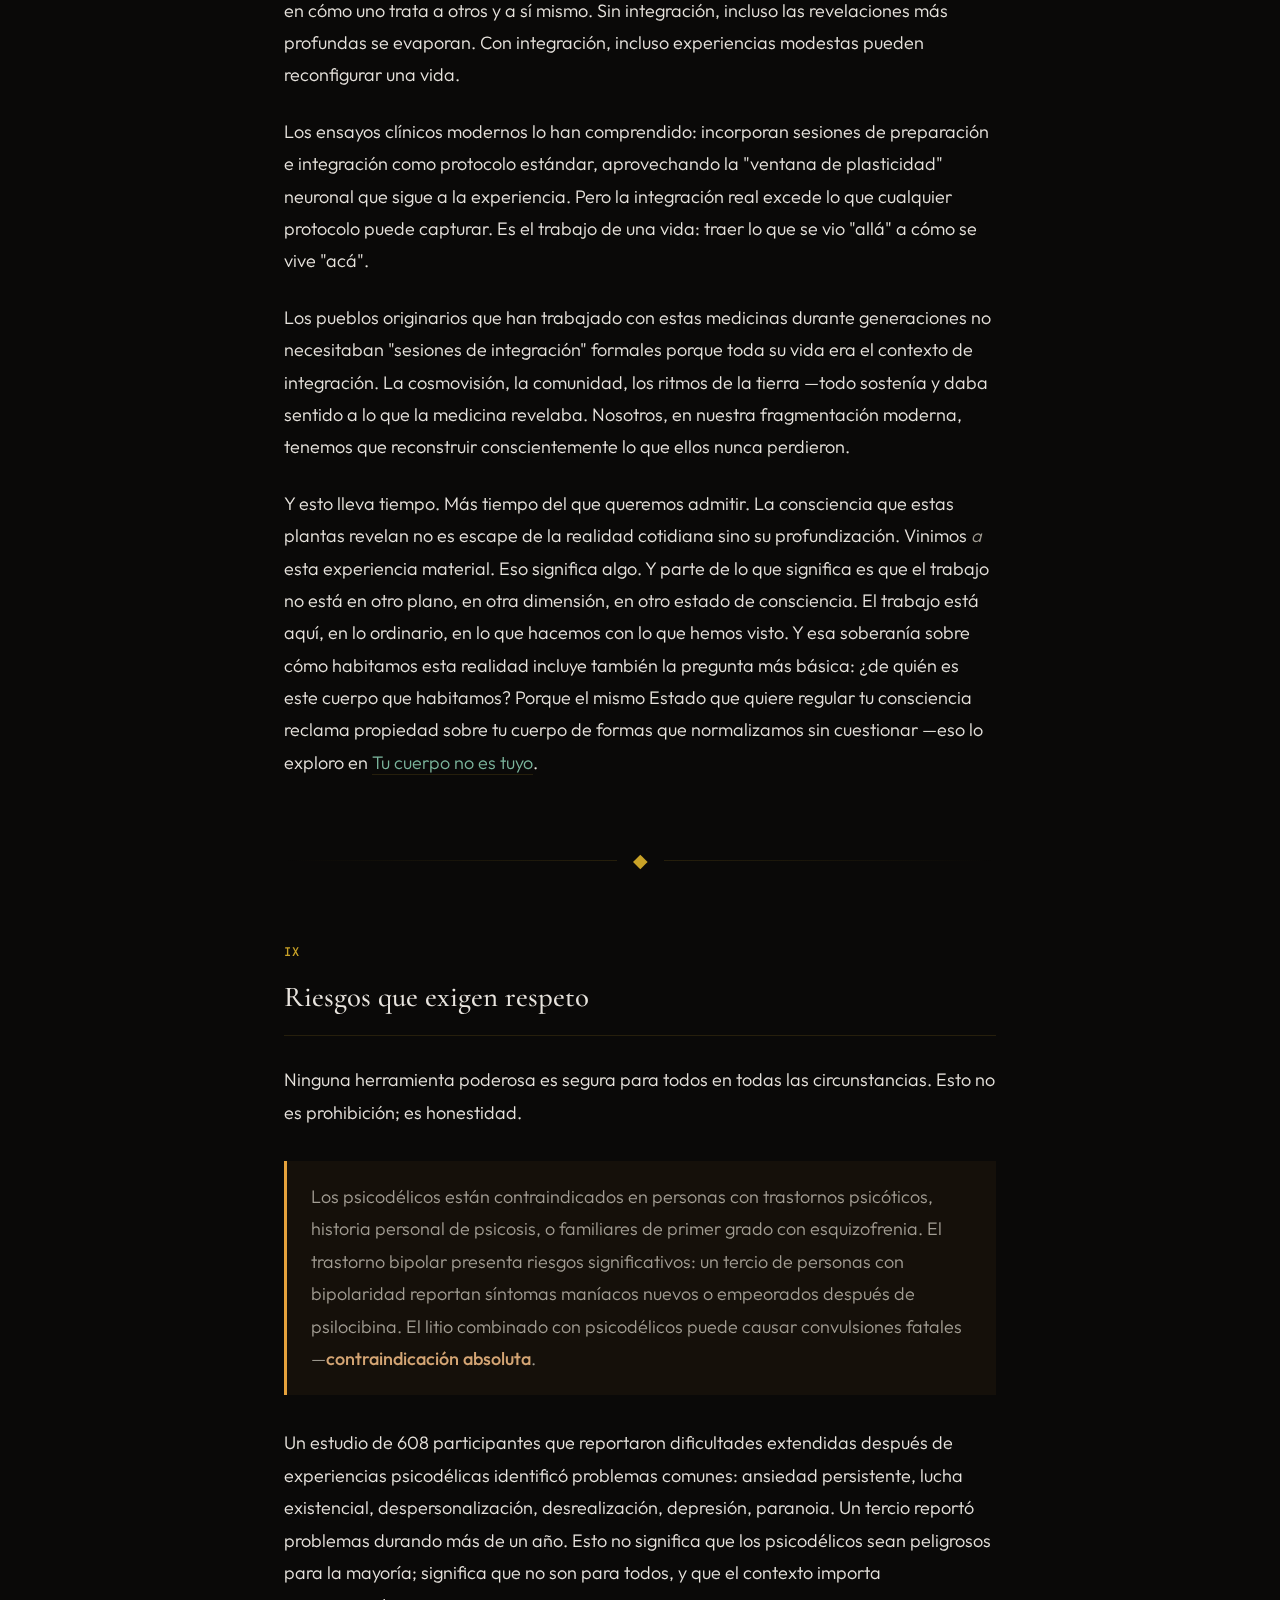
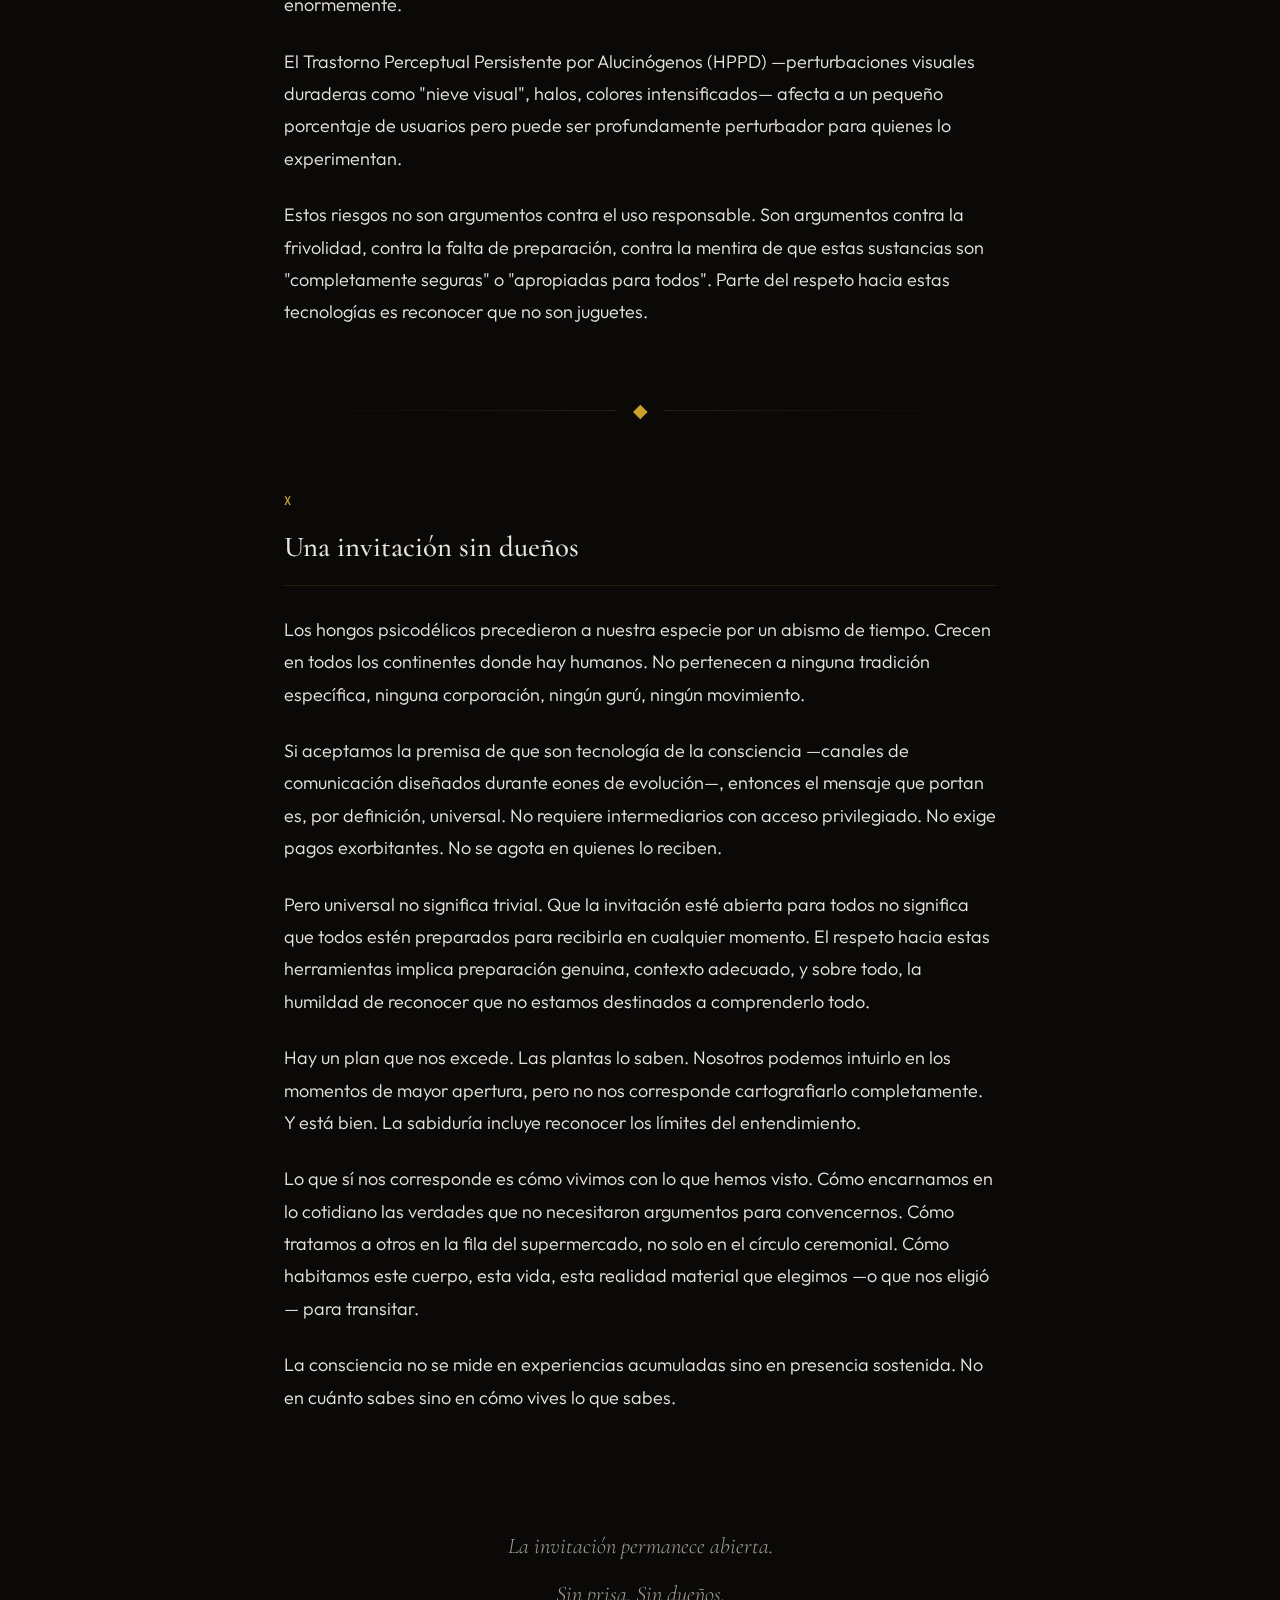
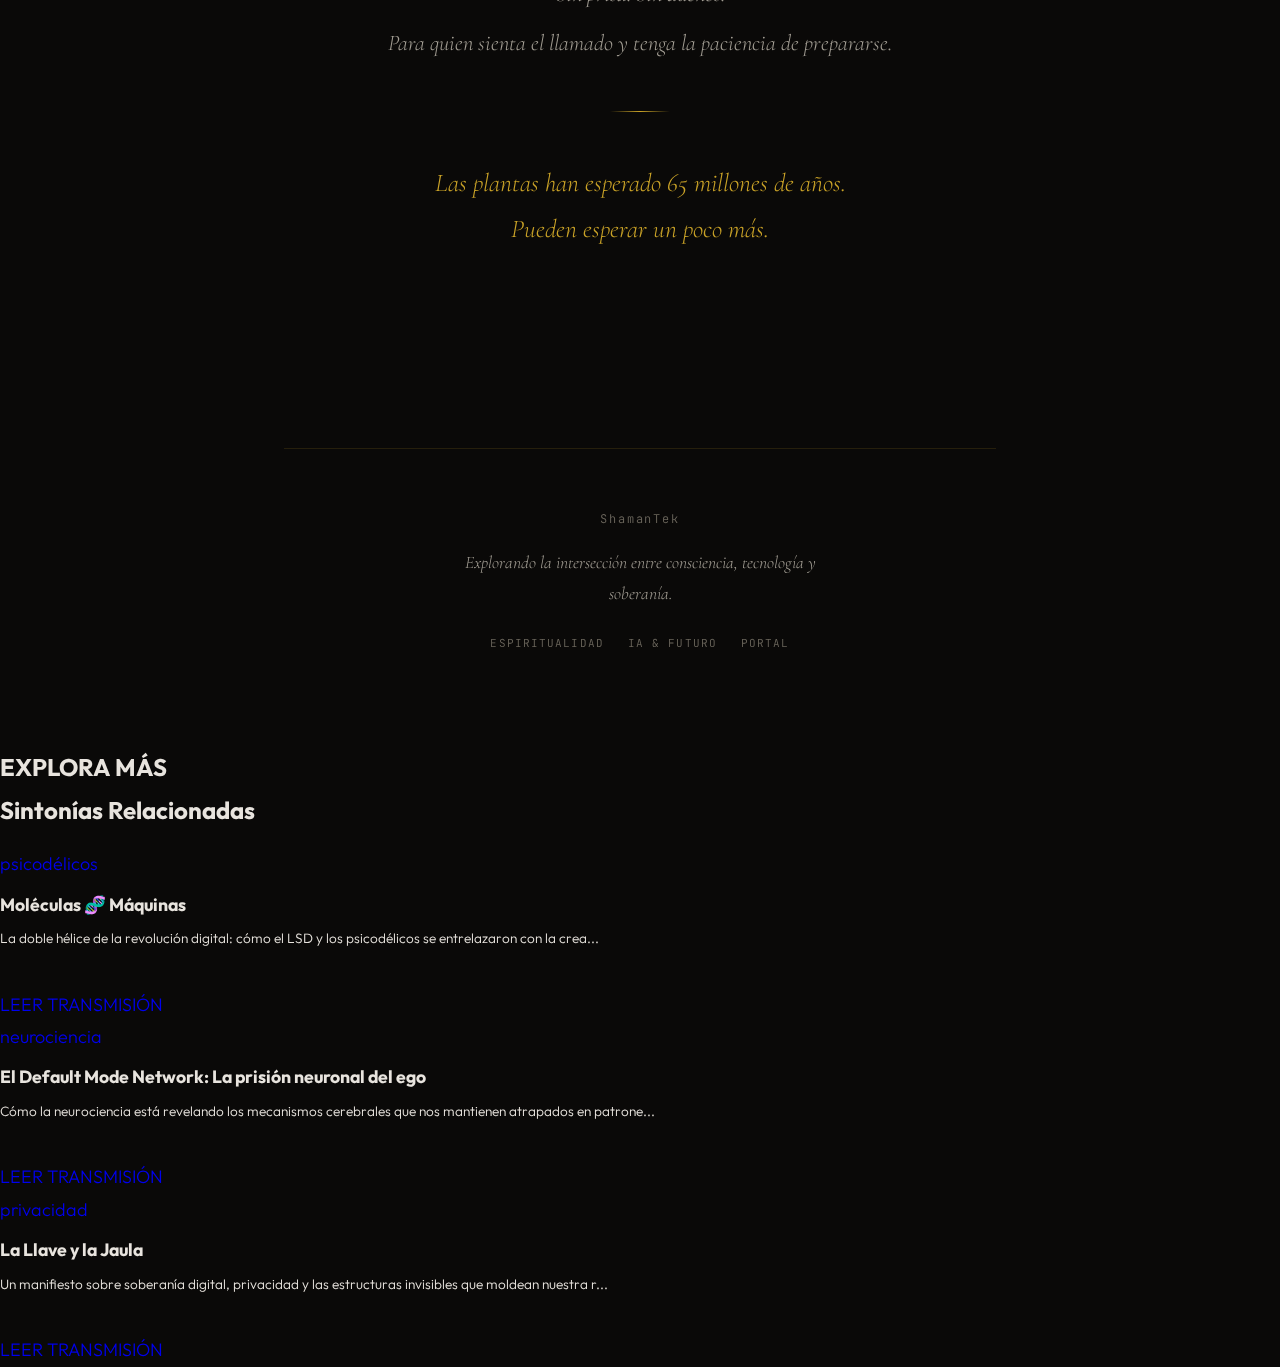
<file: mundos/espiritualidad/posts/hongos-tecnologia-consciencia.html>
<!DOCTYPE html>
<html lang="es">
<head>
    <meta charset="UTF-8">
    <meta name="viewport" content="width=device-width, initial-scale=1.0">
    <title>Los hongos mágicos como tecnología de la consciencia | ShamanTek</title>
    <meta name="description" content="Una exploración profunda sobre los hongos psicodélicos como tecnología ancestral de la consciencia, el mercado de lo sagrado, y la integración como forma de respeto.">

    <meta name="author" content="ShamanTek">

    <!-- Open Graph -->
    <meta property="og:type" content="article">
    <meta property="og:title" content="Los hongos mágicos como tecnología de la consciencia | ShamanTek">
    <meta property="og:description" content="Una exploración profunda sobre los hongos psicodélicos como tecnología ancestral de la consciencia, el mercado de lo sagrado, y la integración como forma de respeto.">

    <!-- Fonts -->
    <link rel="preconnect" href="https://fonts.googleapis.com">
    <link rel="preconnect" href="https://fonts.gstatic.com" crossorigin>
    <link href="https://fonts.googleapis.com/css2?family=Cormorant+Garamond:ital,wght@0,400;0,500;0,600;1,400;1,500&family=JetBrains+Mono:wght@400&family=Outfit:wght@300;400;500&display=swap" rel="stylesheet">

    <!-- Favicon -->
    <link rel="icon" type="image/svg+xml" href="../../../favicon.svg">

    <!-- External CSS -->
    <link rel="stylesheet" href="../../../styles/hongos-consciencia.css">
    <link rel="stylesheet" href="../../../styles/pdf-download.css">
</head>
<body>
    <!-- Back to Home button -->
    <a href="../../../index.html" class="back-link" style="position: fixed; top: 1.5rem; left: 1.5rem; z-index: 100; display: flex; align-items: center; gap: 8px; text-decoration: none; color: rgba(255,255,255,0.7); font-family: 'JetBrains Mono', monospace; font-size: 0.75rem; letter-spacing: 1px; transition: color 0.3s;">
        <span style="font-size: 1.2rem;">←</span>
        <span>SHAMANTEK</span>
    </a>

    <div class="progress-bar" id="progress"></div>

    <div class="container">
        <header>
            <span class="category-tag">Tecnologías de la Consciencia</span>
            <h1>Los hongos mágicos como <span class="highlight">tecnología de la consciencia</span></h1>
            <p class="subtitle">Una exploración sobre lo que precedió al primer humano, el mercado de lo sagrado, y por qué no hay apuro en despertar.</p>
        </header>

        <div class="divider"></div>

        <article>
            <!-- Sección I -->
            <section class="section">
                <h2>
                    <span class="section-number">I</span>
                    Antes de nosotros, mucho antes
                </h2>

                <p>Existe una tendencia a pensar que descubrimos los hongos psicodélicos. Que en algún momento de nuestra historia, un ancestro curioso mordió el cuerpo fructífero equivocado y accidentalmente abrió una puerta. Esta narrativa nos coloca en el centro: nosotros, los descubridores; ellos, lo descubierto.</p>

                <p>Pero los datos cuentan otra historia.</p>

                <div class="data-highlight">
                    <p>Los estudios genómicos más recientes establecen que el género <em>Psilocybe</em> surgió hace aproximadamente <strong>65 millones de años</strong>, coincidiendo con el impacto del asteroide que cerró la era de los dinosaurios. <em>Homo sapiens</em> tiene, con generosidad, 300.000 años. Los hongos psilocibios han existido en este planeta doscientas veces más tiempo que nuestra especie.</p>
                </div>

                <p class="emphasis-block">No los descubrimos. Ellos nos estaban esperando.</p>

                <p>Y aquí comienza una pregunta que la ciencia no puede responder pero tampoco puede ignorar: ¿por qué existen estos compuestos? ¿Qué presión evolutiva produjo moléculas capaces de disolver temporalmente el sentido del yo en un primate que aparecería millones de años después? La respuesta convencional —defensa contra insectos, competencia fúngica— no satisface. La psilocibina no es tóxica en el sentido defensivo tradicional. No mata. No repele. <em>Transforma</em>.</p>

                <p>Este artículo parte de una premisa que no pide disculpas: <strong>la consciencia —entendida como principio anterior a la materia— ha codificado en estas "plantas" una invitación</strong>. Un canal de comunicación diseñado durante eones, disponible para quien se acerque con la preparación adecuada. Los hongos no son drogas recreativas ni simples compuestos químicos. Son tecnología. Y como toda tecnología, requieren saber usarla.</p>
            </section>

            <div class="divider-spore"><span>◆</span></div>

            <!-- Sección II -->
            <section class="section">
                <h2>
                    <span class="section-number">II</span>
                    Qué significa realmente "tecnología"
                </h2>

                <p>La palabra nos ha sido secuestrada. Decimos "tecnología" y pensamos en silicio, algoritmos, pantallas. Pero el término viene del griego <em>techne</em> (τέχνη), que significaba arte, habilidad, saber hacer. Para Aristóteles, <em>techne</em> era una virtud del intelecto: el conocimiento orientado a la producción hábil. La medicina era <em>techne</em>. La música era <em>techne</em>. El arte de vivir —<em>techne tou biou</em>— era <em>techne</em>.</p>

                <p>Heidegger, en su ensayo de 1954, distinguió entre la tecnología moderna —que trata todo como recurso explotable— y la <em>techne</em> original: un "traer adelante", un <em>poiesis</em>, conectado con la verdad y el desocultamiento. En este sentido primordial, los hongos psicodélicos califican perfectamente: son técnicas para revelar aspectos de la consciencia normalmente velados. No producen alucinaciones en el sentido de falsedades. <em>Desocultan</em>.</p>

                <p>Las tradiciones que han trabajado con estas sustancias durante milenios nunca las trataron como entretenimiento. Los mazatecos las llamaban <em>niños santos</em> —<em>ndi xijtho</em>, "los pequeños que brotan"— y las enmarcaban dentro de la <em>velada</em>, un contexto ritual preciso con preparación, intención y guía. Los shipibo del Amazonas desarrollaron el concepto de <em>rao</em>, "plantas maestras": entidades conscientes que enseñan a quienes se aproximan correctamente, a través del <em>samati</em> (dieta) y protocolos transmitidos durante generaciones.</p>

                <p>Estas no son metáforas primitivas que la ciencia viene a corregir. Son marcos epistemológicos coherentes que la ciencia, finalmente, está comenzando a validar por otros medios. Y si te preguntás cómo estas "tecnologías de la consciencia" influyeron en la creación de las tecnologías digitales que usamos hoy —desde el LSD en los orígenes de Silicon Valley hasta el microdosing en startups actuales—, esa historia la cuento en <a href="../../ia-futuro/posts/moleculas-maquinas.html" class="inline-link">Moléculas y Máquinas</a>.</p>
            </section>

            <div class="divider-spore"><span>◆</span></div>

            <!-- Sección III -->
            <section class="section">
                <h2>
                    <span class="section-number">III</span>
                    Lo que la ciencia ha encontrado
                </h2>

                <p>Para quien necesite datos antes de abrir otras puertas, aquí están. Y son contundentes.</p>

                <p>El estudio más completo de neuroimagen sobre psilocibina, publicado en <em>Nature</em> en 2024, reveló algo que desafía intuiciones: la sustancia causa una <strong>desincronización cerebral</strong> masiva, tres veces mayor que estimulantes convencionales. Los efectos más pronunciados ocurren en la Red de Modo Predeterminado (DMN), la estructura neural asociada con el sentido del yo, el espacio y el tiempo —esa misma red que, cuando está hiperactiva, nos mantiene atrapados en rumiación y patrones repetitivos. Si te interesa explorar en profundidad qué es el DMN, cómo nos aprisiona, y qué otras herramientas además de los psicodélicos pueden modularlo, escribí sobre eso en <a href="../../ia-futuro/posts/dmn-prision-neuronal-ego.html" class="inline-link">El Default Mode Network: La prisión neuronal del ego</a>. Y aquí viene lo notable: la magnitud de estos cambios cerebrales correlaciona directamente con la intensidad de las experiencias místicas reportadas.</p>

                <p class="question">Menos actividad cerebral organizada. Más profundidad de experiencia. Esto no encaja fácilmente en el paradigma que asume que la consciencia es un producto del cerebro.</p>

                <p>Los ensayos clínicos en depresión son igualmente reveladores. El estudio de Imperial College comparó psilocibina con escitalopram (un antidepresivo estándar) en pacientes con depresión mayor. Los resultados: tasas de respuesta del 70% versus 48%, remisión del 57% versus 28% —a favor de la psilocibina. Con solo dos dosis frente a seis semanas de medicación diaria. El seguimiento a seis meses confirmó que los pacientes tratados con psilocibina mostraron mejoras superiores en funcionamiento social, conexión psicológica y sentido de vida.</p>

                <p>Johns Hopkins, NYU, y múltiples instituciones han replicado resultados similares en ansiedad existencial en pacientes terminales, adicciones, trastorno obsesivo-compulsivo. La evidencia es tan robusta que la FDA otorgó a la psilocibina la designación de "terapia innovadora" —un reconocimiento reservado para tratamientos que demuestran ventajas sustanciales sobre opciones existentes.</p>

                <p>Los mecanismos subyacentes involucran neuroplasticidad: psilocibina, DMT y compuestos relacionados promueven crecimiento de conexiones neuronales —neuritogénesis, espinogénesis, sinaptogénesis— visible en 24 horas y persistente al menos un mes. Este "período de plasticidad aumentada" proporciona una ventana para integrar cambios. No es magia. Es biología. Pero es una biología que invita a preguntarse: ¿para qué evolucionó esta llave si no existía la cerradura que ahora somos?</p>
            </section>

            <div class="divider-spore"><span>◆</span></div>

            <!-- Sección IV -->
            <section class="section">
                <h2>
                    <span class="section-number">IV</span>
                    La ciencia como puerta, no como techo
                </h2>

                <p>Los datos anteriores son valiosos. Abren conversaciones con mentes que necesitan validación empírica antes de considerar otras posibilidades. Pero sería un error —y una traición al mensaje de estas plantas— detenerse ahí.</p>

                <p>El paradigma materialista dominante asume que la consciencia es un epifenómeno del cerebro: emerge de la complejidad neuronal como el vapor emerge del agua hirviendo. Este marco tiene un problema que el filósofo David Chalmers llamó "el problema duro": podemos explicar funcionalmente cómo el cerebro procesa información, pero no tenemos ni la menor idea de por qué ese procesamiento va acompañado de experiencia subjetiva. ¿Por qué no ocurre todo "en la oscuridad", sin nadie adentro que experimente?</p>

                <p>Los psicodélicos agravan el problema. Los estudios con fMRI y MEG muestran <strong>reducción</strong> de actividad cerebral durante experiencias intensas. Menos actividad, más riqueza experiencial. Como señala Bernardo Kastrup: "Esto es, al menos, muy difícil de explicar bajo el fisicalismo convencional."</p>

                <p>Existen otras perspectivas. El panpsiquismo propone que la consciencia es fundamental y ubicua —no emerge de la materia sino que es constitutiva de ella. El idealismo analítico de Kastrup va más lejos: la realidad es fundamentalmente mental, y lo que llamamos "materia" es cómo la consciencia universal aparece desde fuera. La hipótesis del filtro, articulada por Aldous Huxley siguiendo a Bergson, sugiere que el cerebro no genera consciencia sino que la <em>filtra</em> —reduce el torrente infinito a un hilo manejable para la supervivencia. Los psicodélicos, en este marco, abren la válvula.</p>

                <p>No es necesario elegir dogmáticamente entre estas perspectivas. Lo que importa es reconocer que la ciencia describe el <em>cómo</em>; la pregunta por el <em>por qué</em> permanece abierta. Y es precisamente en ese espacio abierto donde la experiencia psicodélica ofrece algo que ningún paper puede capturar: el contacto directo con dimensiones de la existencia que el lenguaje apenas puede señalar.</p>

                <p class="emphasis-block">Donde hay verdad, sobran las explicaciones elocuentes. Se siente. Y esa paz, esa certeza sin argumentos, es su propia validación para quien la ha experimentado.</p>
            </section>

            <div class="divider-spore"><span>◆</span></div>

            <!-- Sección V -->
            <section class="section">
                <h2>
                    <span class="section-number">V</span>
                    El mercado de lo sagrado
                </h2>

                <p>Y aquí llegamos al territorio incómodo. Porque mientras la ciencia valida y las tradiciones sostienen, ha emergido una industria que amenaza con traicionar ambas.</p>

                <div class="data-highlight">
                    <p>El mercado de terapéuticas psicodélicas alcanzó casi 5 mil millones de dólares en 2024, con proyecciones que lo triplican para 2035. Los retiros de ayahuasca oscilan entre 500 dólares por semana en opciones básicas hasta más de 12.000 en centros de lujo. Los retiros de psilocibina en Jamaica cuestan entre 6.000 y 10.000 dólares por ocho días.</p>
                </div>

                <p>El mensaje de la consciencia —si aceptamos la premisa de que lo hay— es universal. Estas tecnologías existían mucho antes del primer humano y crecen silvestres en todos los continentes habitados. Pero la industria emergente las está convirtiendo en commodity de bienestar para élites. Decorado abundante, retiros instagrameables, facilitadores con certificaciones de fin de semana y cero linaje.</p>

                <p>Las patentes ilustran la perversión. COMPASS Pathways —respaldada por Peter Thiel— obtuvo patentes sobre psilocibina sintética con reclamaciones que incluían "muebles blandos", "colores apagados" y "el terapeuta sostiene la mano del paciente". Intentaron patentar la compasión. La presión pública los obligó a retroceder, pero la intención quedó expuesta.</p>

                <p>Los daños no son hipotéticos. Brandon Begley, 22 años, murió en un "centro espiritual" de Florida después de tres ceremonias de ayahuasca y un ritual de kambo en menos de dos días. Nadie hizo screening médico adecuado. La ambulancia tardó tres horas en ser llamada. Su familia recibió 15 millones de dólares por negligencia, pero él no vuelve.</p>

                <p>El abuso sexual en contextos ceremoniales es una crisis documentada. Las guías del Instituto Chacruna establecen que el abuso hacia participantes femeninas por parte de chamanes masculinos es "prevalente". Casos con nombre y apellido abundan: Roger Bardales en Perú, Taita Orlando Gaitán en Colombia, el arresto masivo de Ayahuasca International en España en 2024 por delitos sexuales. Lily Kay Ross, investigadora y sobreviviente, documenta cómo el silencio sistemático y la culpabilización de víctimas protegen a los abusadores en nombre de no "deslegitimizar" la medicina.</p>

                <p>Esto no es una crítica al uso responsable de psicodélicos. Es una denuncia de lo que ocurre cuando el conocimiento sagrado se convierte en producto, cuando el acceso se determina por capacidad de pago, cuando facilitadores sin preparación real se autonombran "guardianes" de verdades que no les pertenecen. El mismo patrón opera en todos los dominios: tus datos, tu atención, tu dinero. La arquitectura del control es la misma, solo cambian los productos. Si querés entender cómo funcionan estas estructuras de vigilancia y extracción —y qué herramientas concretas existen para recuperar soberanía digital y financiera—, explorá <a href="../../ia-futuro/posts/la-llave-y-la-jaula.html" class="inline-link">La Llave y la Jaula</a>.</p>
            </section>

            <div class="divider-spore"><span>◆</span></div>

            <!-- Sección VI -->
            <section class="section">
                <h2>
                    <span class="section-number">VI</span>
                    Contra el sacerdocio psicodélico
                </h2>

                <p>Hay una forma particular de traición que merece nombrarse: el misticismo como estrategia de poder.</p>

                <p>El patrón es reconocible. Alguien tiene experiencias genuinas con estas medicinas. Acumula conocimiento —o lo que parece conocimiento—. Y gradualmente, casi imperceptiblemente, comienza a posicionarse como intermediario necesario entre el buscador y lo buscado. El lenguaje se vuelve críptico. Las respuestas, evasivas. La dependencia, cultivada. El precio, siempre en aumento.</p>

                <p>Este "sacerdocio psicodélico" traiciona el mensaje mismo que dice transmitir. Si la consciencia ofrece algo universal —disponible para quien se acerque con preparación e intención—, entonces ningún humano tiene franquicia sobre lo sagrado. Ningún título otorga acceso privilegiado. Ningún linaje garantiza comprensión.</p>

                <p>Los pueblos originarios que han custodiado estas tradiciones durante milenios no tenían problemas con compartir el conocimiento con forasteros <em>preparados</em>. Lo que objetaban —y objetan— son personas conduciendo ceremonias sin entrenamiento real, independientemente del color de piel o el origen cultural. La crítica no es a la difusión del conocimiento sino a su degradación.</p>

                <p>El misticismo encriptado es lo opuesto a la transmisión genuina. Quien realmente ha comprendido algo no necesita oscurecerlo para sostener su posición. La claridad es señal de integración. La confusión deliberada, de ego disfrazado de espiritualidad.</p>

                <div class="warning-block">
                    <p><strong>Señales de alerta:</strong></p>
                </div>

                <ul class="alert-list">
                    <li>Si alguien te hace sentir que sin su guía específica no puedes acceder a la verdad, desconfía.</li>
                    <li>Si el precio de la iluminación aumenta con cada sesión, desconfía.</li>
                    <li>Si las preguntas incómodas se evaden con apelaciones a "misterios que no estás listo para entender", desconfía.</li>
                </ul>

                <p class="emphasis-block">La consciencia no cobra por hora. Las plantas crecen gratis.</p>
            </section>

            <div class="divider-spore"><span>◆</span></div>

            <!-- Sección VII -->
            <section class="section">
                <h2>
                    <span class="section-number">VII</span>
                    La trampa de las dos fugas
                </h2>

                <p>Hay dos formas de perderse, y las plantas maestras pueden alimentar ambas si no hay integración.</p>

                <p>La primera es conocida: el materialista que niega cualquier dimensión más allá de lo medible. Para este enfoque, la psilocibina es simplemente una molécula que altera la química cerebral, las experiencias son "solo" neurotransmisores en combinaciones inusuales, y cualquier reporte de significado profundo es racionalizado como epifenómeno sin referente real. Esta postura tiene el mérito de la parsimonia, pero el costo de cerrar prematuramente preguntas que la propia ciencia no ha resuelto.</p>

                <p>La segunda fuga es más insidiosa porque se disfraza de apertura: el "espiritual" que habita reinos sutiles mientras su vida material se desintegra. Colecciona experiencias pico. Habla de unidad cósmica mientras no puede sostener un trabajo o una relación. Usa lenguaje de "estar en paz" o "soltar el ego" para evitar conversaciones difíciles o responsabilidades concretas. Busca la próxima ceremonia como escape de una cotidianidad que nunca aprendió a habitar.</p>

                <p>John Welwood llamó a esto "bypass espiritual": usar ideas y prácticas espirituales para evadir asuntos personales pendientes, para apuntalar un sentido frágil del yo, para menospreciar necesidades básicas y tareas de desarrollo. En contextos psicodélicos, esto se manifiesta como sobreénfasis en lo positivo ignorando trabajo de sombra, desapego de la vida cotidiana en favor de abstracciones elevadas, y búsqueda constante de ceremonias para evitar los desafíos del mundo real.</p>

                <p>Ambas posturas están escindidas. El materialista niega la mitad de la experiencia; el fugado espiritual, la otra mitad. Y las plantas maestras, paradójicamente, pueden profundizar cualquiera de las dos escisiones si no hay integración consciente.</p>

                <p class="question">La pregunta incómoda que nadie quiere hacer después de una experiencia transformadora es: ¿cómo estás viviendo el lunes por la mañana? ¿Pagas tus cuentas? ¿Sostienes tus vínculos? ¿Puedes habitar lo ordinario sin huir hacia "lo elevado"? ¿Tu despertar se traduce en cómo tratas a quienes no han tenido tus experiencias?</p>

                <p class="emphasis-block">Ser consciente no es saber más. Es qué haces y cómo habitas esta realidad con ese saber.</p>
            </section>

            <div class="divider-spore"><span>◆</span></div>

            <!-- Sección VIII -->
            <section class="section">
                <h2>
                    <span class="section-number">VIII</span>
                    La integración como forma de respeto
                </h2>

                <p><strong>No hay apuro.</strong></p>

                <p>Esta frase debería atravesar cualquier aproximación seria a estas tecnologías. No hay apuro en entenderlo todo. No hay apuro en acumular experiencias. No hay apuro en "despertar".</p>

                <p>La cultura contemporánea nos ha entrenado para la inmediatez: resultados rápidos, transformaciones de fin de semana, iluminación en diez pasos. Esta mentalidad, aplicada a los psicodélicos, causa daño real. Personas que encadenan ceremonias sin tiempo de procesamiento. Buscadores que miden su progreso espiritual por la intensidad de sus visiones. La confusión entre experiencias pico y transformación genuina.</p>

                <p>La integración no es una etapa posterior a la experiencia. Es la experiencia misma extendiéndose en el tiempo, tomando forma en decisiones concretas, manifestándose en cómo uno trata a otros y a sí mismo. Sin integración, incluso las revelaciones más profundas se evaporan. Con integración, incluso experiencias modestas pueden reconfigurar una vida.</p>

                <p>Los ensayos clínicos modernos lo han comprendido: incorporan sesiones de preparación e integración como protocolo estándar, aprovechando la "ventana de plasticidad" neuronal que sigue a la experiencia. Pero la integración real excede lo que cualquier protocolo puede capturar. Es el trabajo de una vida: traer lo que se vio "allá" a cómo se vive "acá".</p>

                <p>Los pueblos originarios que han trabajado con estas medicinas durante generaciones no necesitaban "sesiones de integración" formales porque toda su vida era el contexto de integración. La cosmovisión, la comunidad, los ritmos de la tierra —todo sostenía y daba sentido a lo que la medicina revelaba. Nosotros, en nuestra fragmentación moderna, tenemos que reconstruir conscientemente lo que ellos nunca perdieron.</p>

                <p>Y esto lleva tiempo. Más tiempo del que queremos admitir. La consciencia que estas plantas revelan no es escape de la realidad cotidiana sino su profundización. Vinimos <em>a</em> esta experiencia material. Eso significa algo. Y parte de lo que significa es que el trabajo no está en otro plano, en otra dimensión, en otro estado de consciencia. El trabajo está aquí, en lo ordinario, en lo que hacemos con lo que hemos visto. Y esa soberanía sobre cómo habitamos esta realidad incluye también la pregunta más básica: ¿de quién es este cuerpo que habitamos? Porque el mismo Estado que quiere regular tu consciencia reclama propiedad sobre tu cuerpo de formas que normalizamos sin cuestionar —eso lo exploro en <a href="../../ia-futuro/posts/tu-cuerpo-no-es-tuyo.html" class="inline-link">Tu cuerpo no es tuyo</a>.</p>
            </section>

            <div class="divider-spore"><span>◆</span></div>

            <!-- Sección IX -->
            <section class="section">
                <h2>
                    <span class="section-number">IX</span>
                    Riesgos que exigen respeto
                </h2>

                <p>Ninguna herramienta poderosa es segura para todos en todas las circunstancias. Esto no es prohibición; es honestidad.</p>

                <div class="warning-block">
                    <p>Los psicodélicos están contraindicados en personas con trastornos psicóticos, historia personal de psicosis, o familiares de primer grado con esquizofrenia. El trastorno bipolar presenta riesgos significativos: un tercio de personas con bipolaridad reportan síntomas maníacos nuevos o empeorados después de psilocibina. El litio combinado con psicodélicos puede causar convulsiones fatales —<strong>contraindicación absoluta</strong>.</p>
                </div>

                <p>Un estudio de 608 participantes que reportaron dificultades extendidas después de experiencias psicodélicas identificó problemas comunes: ansiedad persistente, lucha existencial, despersonalización, desrealización, depresión, paranoia. Un tercio reportó problemas durando más de un año. Esto no significa que los psicodélicos sean peligrosos para la mayoría; significa que no son para todos, y que el contexto importa enormemente.</p>

                <p>El Trastorno Perceptual Persistente por Alucinógenos (HPPD) —perturbaciones visuales duraderas como "nieve visual", halos, colores intensificados— afecta a un pequeño porcentaje de usuarios pero puede ser profundamente perturbador para quienes lo experimentan.</p>

                <p>Estos riesgos no son argumentos contra el uso responsable. Son argumentos contra la frivolidad, contra la falta de preparación, contra la mentira de que estas sustancias son "completamente seguras" o "apropiadas para todos". Parte del respeto hacia estas tecnologías es reconocer que no son juguetes.</p>
            </section>

            <div class="divider-spore"><span>◆</span></div>

            <!-- Sección X -->
            <section class="section">
                <h2>
                    <span class="section-number">X</span>
                    Una invitación sin dueños
                </h2>

                <p>Los hongos psicodélicos precedieron a nuestra especie por un abismo de tiempo. Crecen en todos los continentes donde hay humanos. No pertenecen a ninguna tradición específica, ninguna corporación, ningún gurú, ningún movimiento.</p>

                <p>Si aceptamos la premisa de que son tecnología de la consciencia —canales de comunicación diseñados durante eones de evolución—, entonces el mensaje que portan es, por definición, universal. No requiere intermediarios con acceso privilegiado. No exige pagos exorbitantes. No se agota en quienes lo reciben.</p>

                <p>Pero universal no significa trivial. Que la invitación esté abierta para todos no significa que todos estén preparados para recibirla en cualquier momento. El respeto hacia estas herramientas implica preparación genuina, contexto adecuado, y sobre todo, la humildad de reconocer que no estamos destinados a comprenderlo todo.</p>

                <p>Hay un plan que nos excede. Las plantas lo saben. Nosotros podemos intuirlo en los momentos de mayor apertura, pero no nos corresponde cartografiarlo completamente. Y está bien. La sabiduría incluye reconocer los límites del entendimiento.</p>

                <p>Lo que sí nos corresponde es cómo vivimos con lo que hemos visto. Cómo encarnamos en lo cotidiano las verdades que no necesitaron argumentos para convencernos. Cómo tratamos a otros en la fila del supermercado, no solo en el círculo ceremonial. Cómo habitamos este cuerpo, esta vida, esta realidad material que elegimos —o que nos eligió— para transitar.</p>

                <p>La consciencia no se mide en experiencias acumuladas sino en presencia sostenida. No en cuánto sabes sino en cómo vives lo que sabes.</p>
            </section>

            <!-- Cierre -->
            <div class="closing">
                <p>La invitación permanece abierta.</p>
                <p>Sin prisa. Sin dueños.</p>
                <p>Para quien sienta el llamado y tenga la paciencia de prepararse.</p>
                <div class="divider"></div>
                <p class="final">Las plantas han esperado 65 millones de años.<br>Pueden esperar un poco más.</p>
            </div>

        </article>

        <footer>
            <p class="footer-tag">ShamanTek</p>
            <p class="footer-description">Explorando la intersección entre consciencia, tecnología y soberanía.</p>
            <div class="footer-links">
                <a href="../index.html">Espiritualidad</a>
                <a href="../../ia-futuro/index.html">IA & Futuro</a>
                <a href="../../../index.html">Portal</a>
            </div>
        </footer>
    </div>

    <!-- Related Articles -->
    <div id="related-articles-container"></div>

    <!-- PDF Download Button -->
    <div class="pdf-download-container">
        <button class="pdf-download-btn" aria-label="Descargar artículo en PDF">
            <span class="pdf-icon">⤓</span>
            <span class="pdf-text">PDF</span>
        </button>
    </div>

    <!-- Scripts -->
    <script src="../../../scripts/article.js"></script>
    <script src="../../../scripts/related-articles.js"></script>
    <script src="../../../scripts/hongos-consciencia.js"></script>
    <script src="../../../scripts/pdf-download.js"></script>
</body>
</html>
</file>
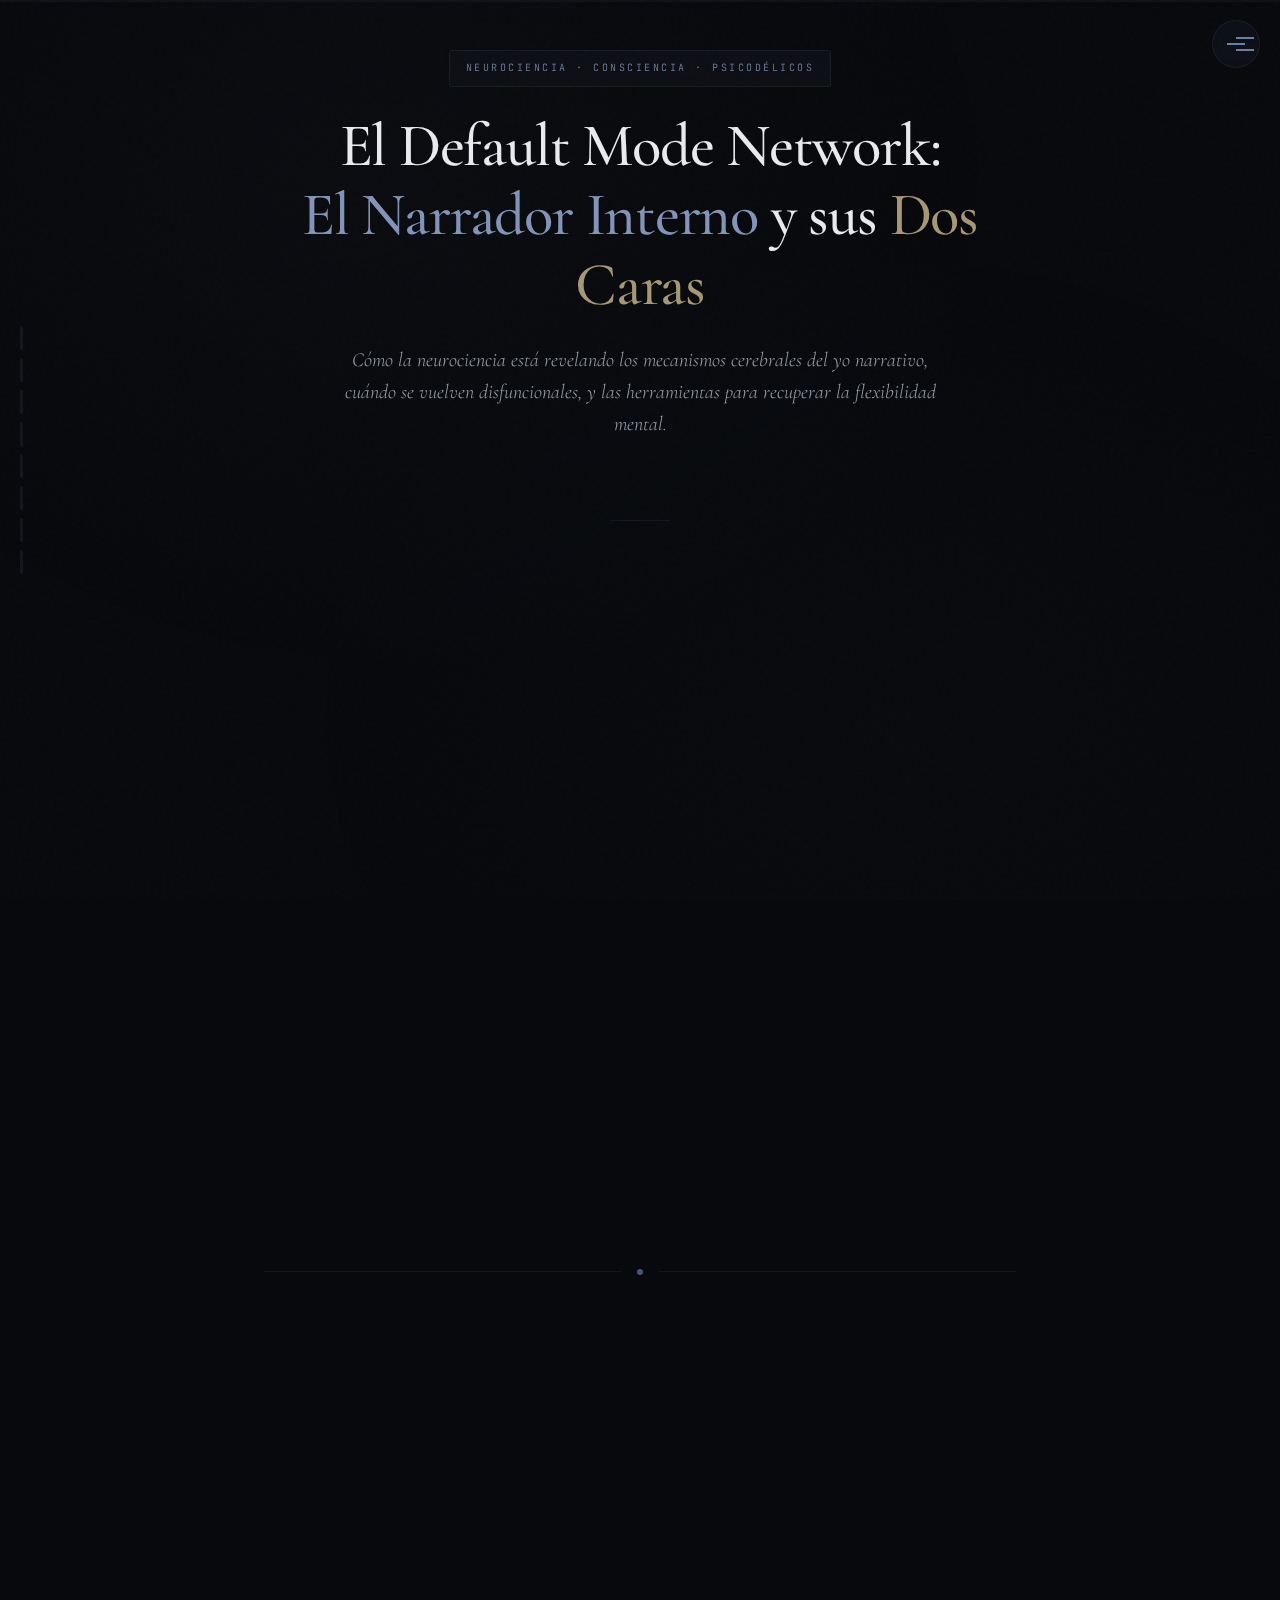
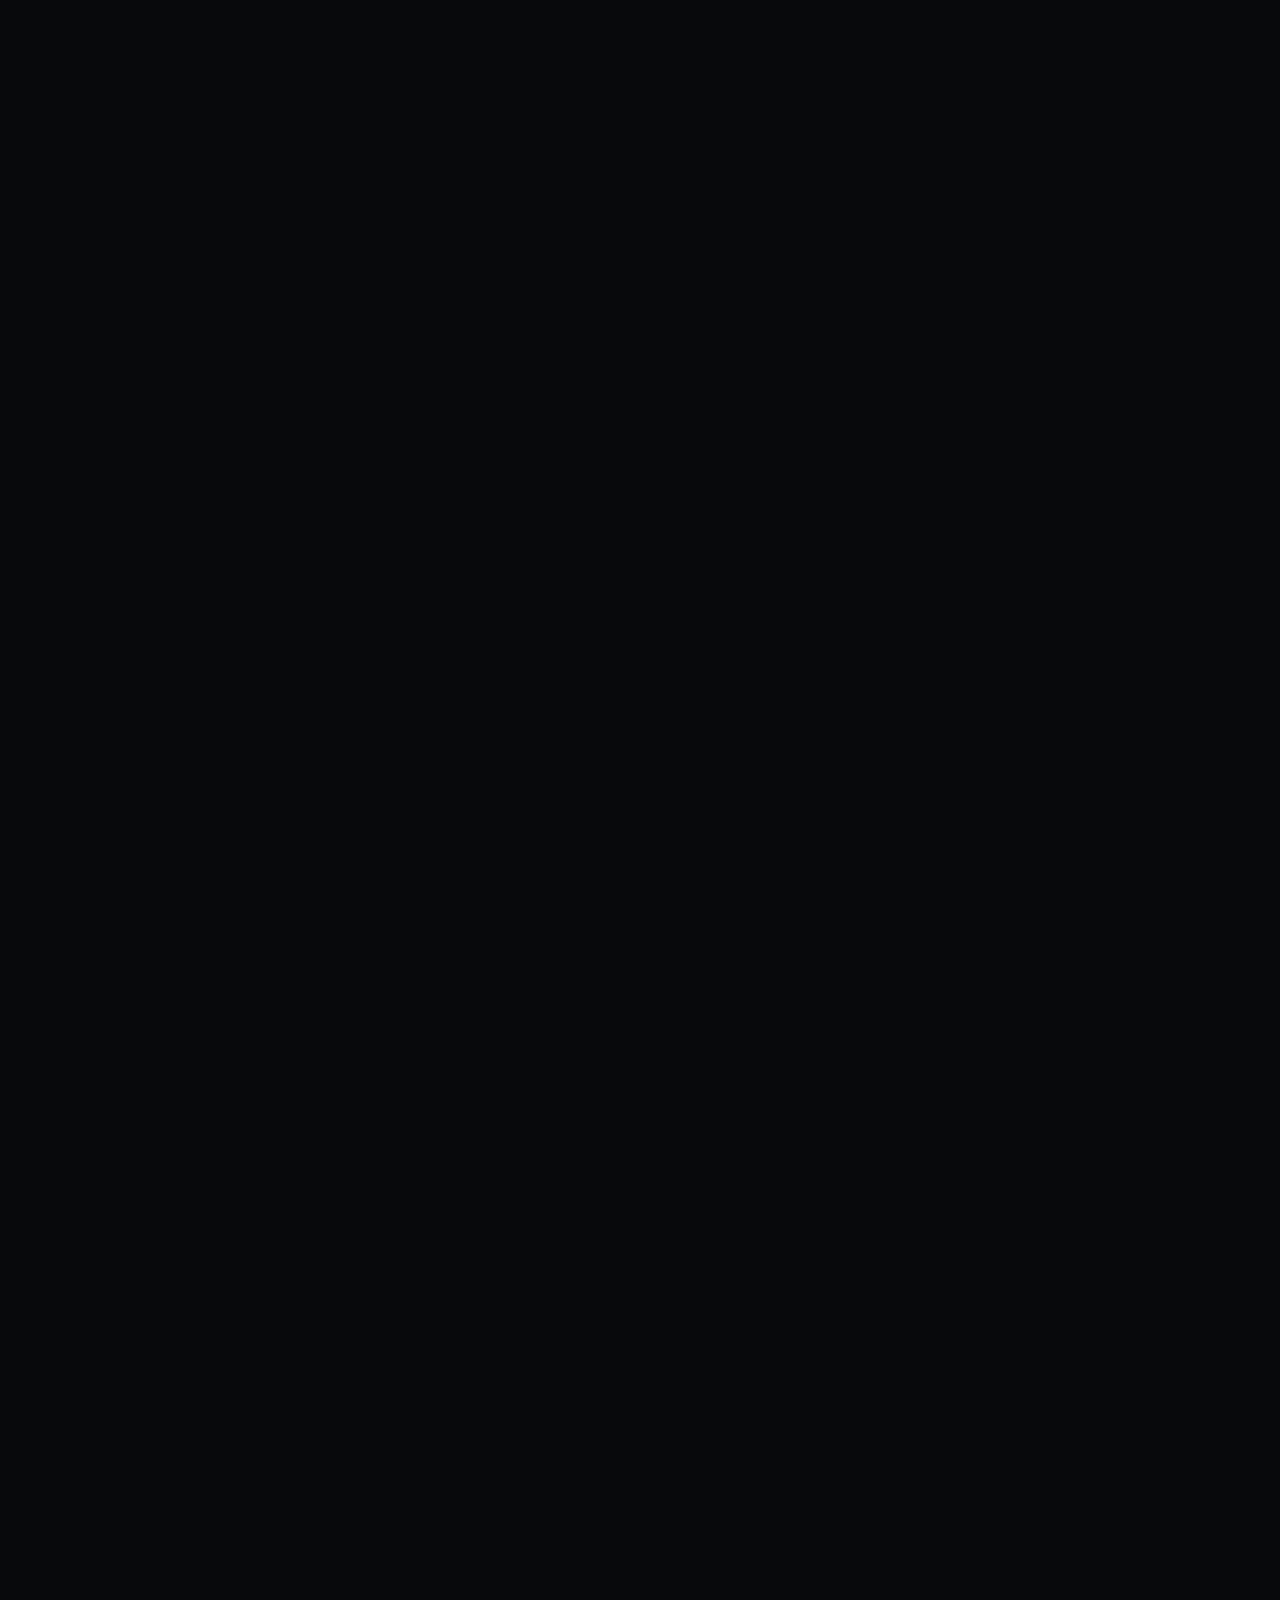
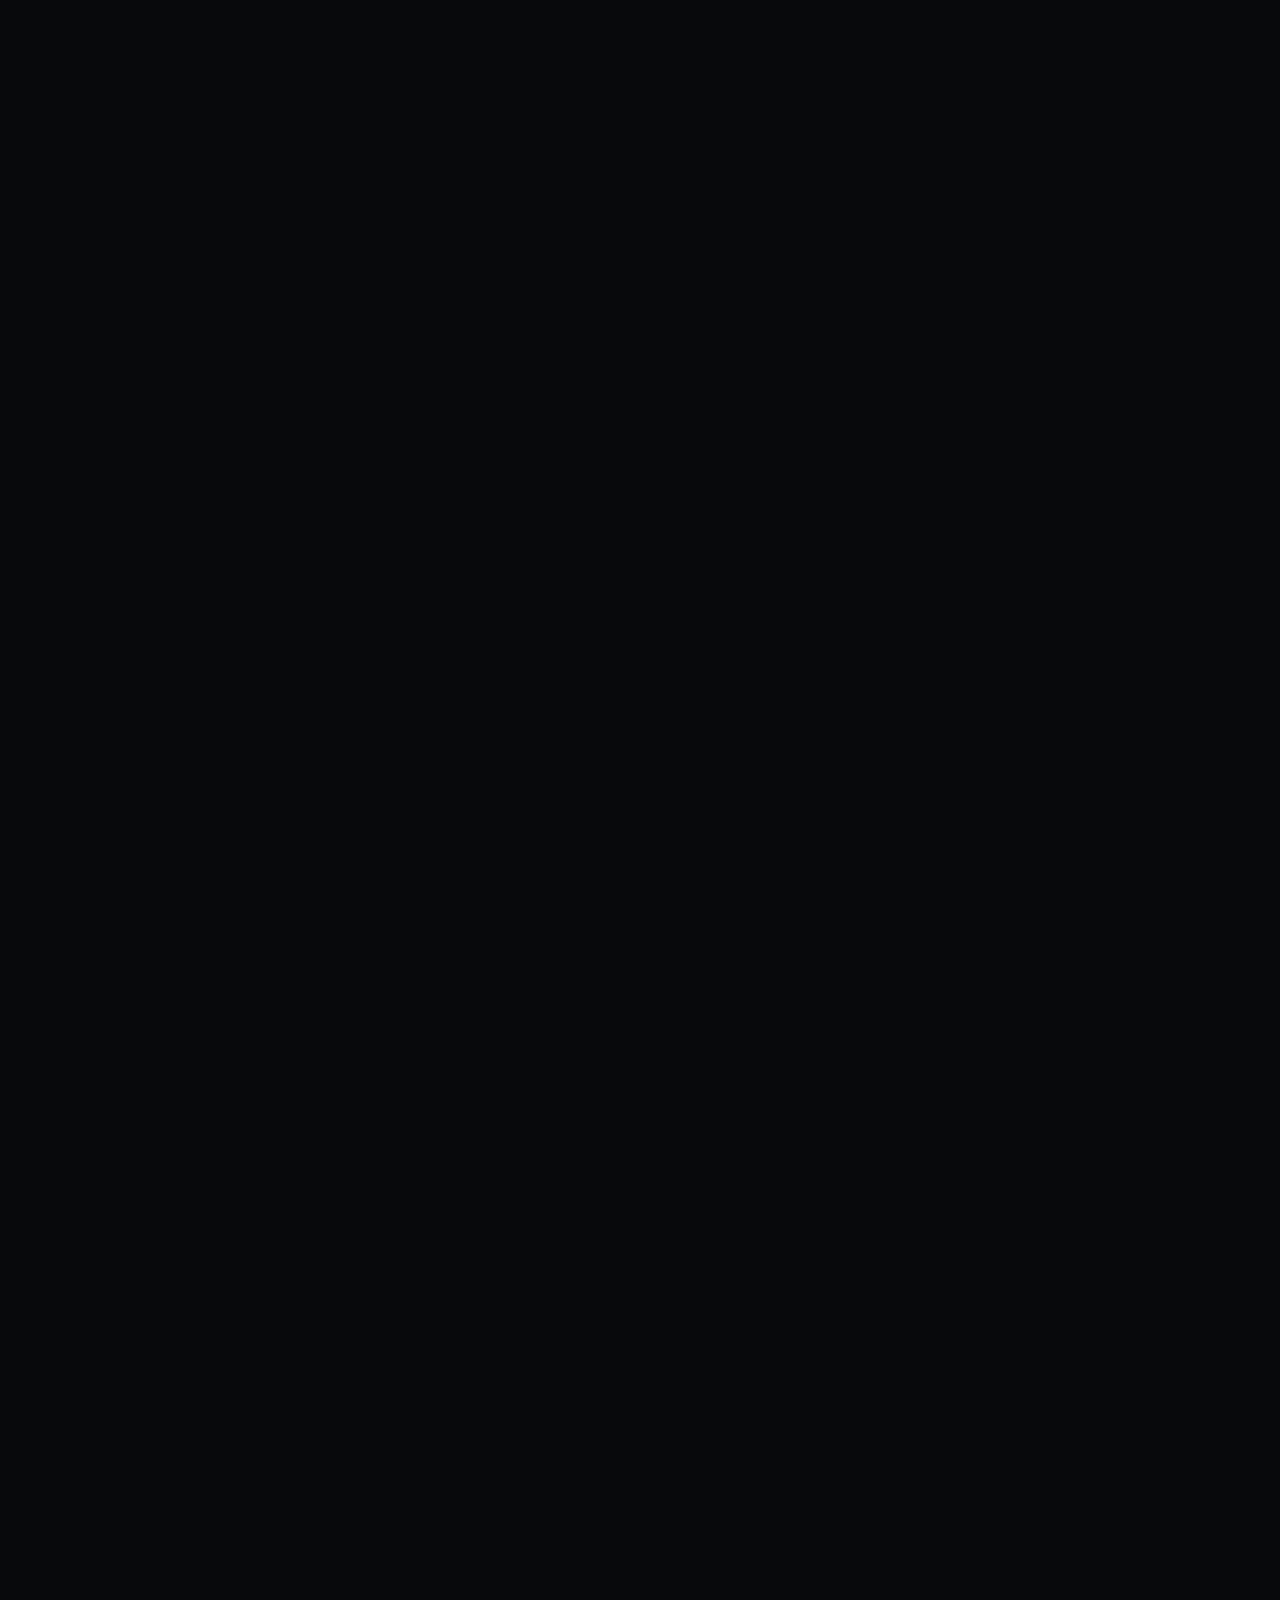
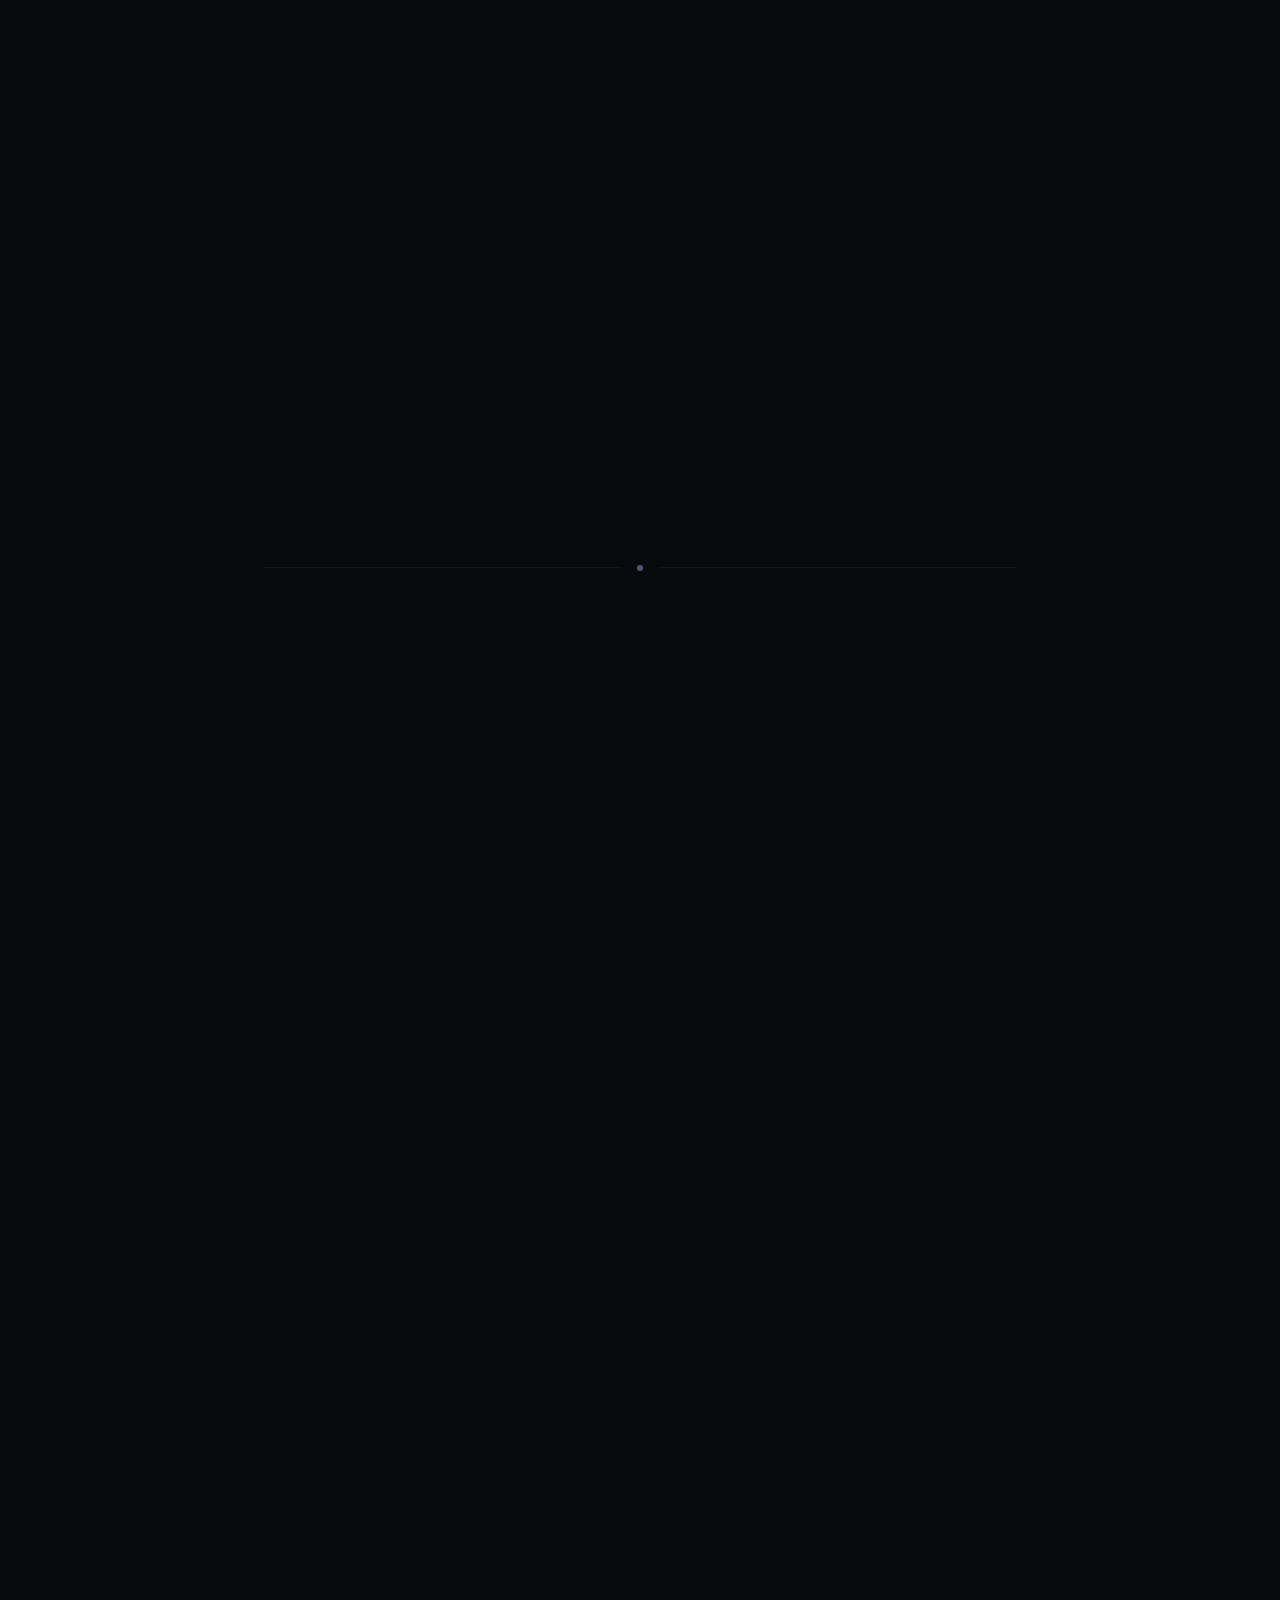
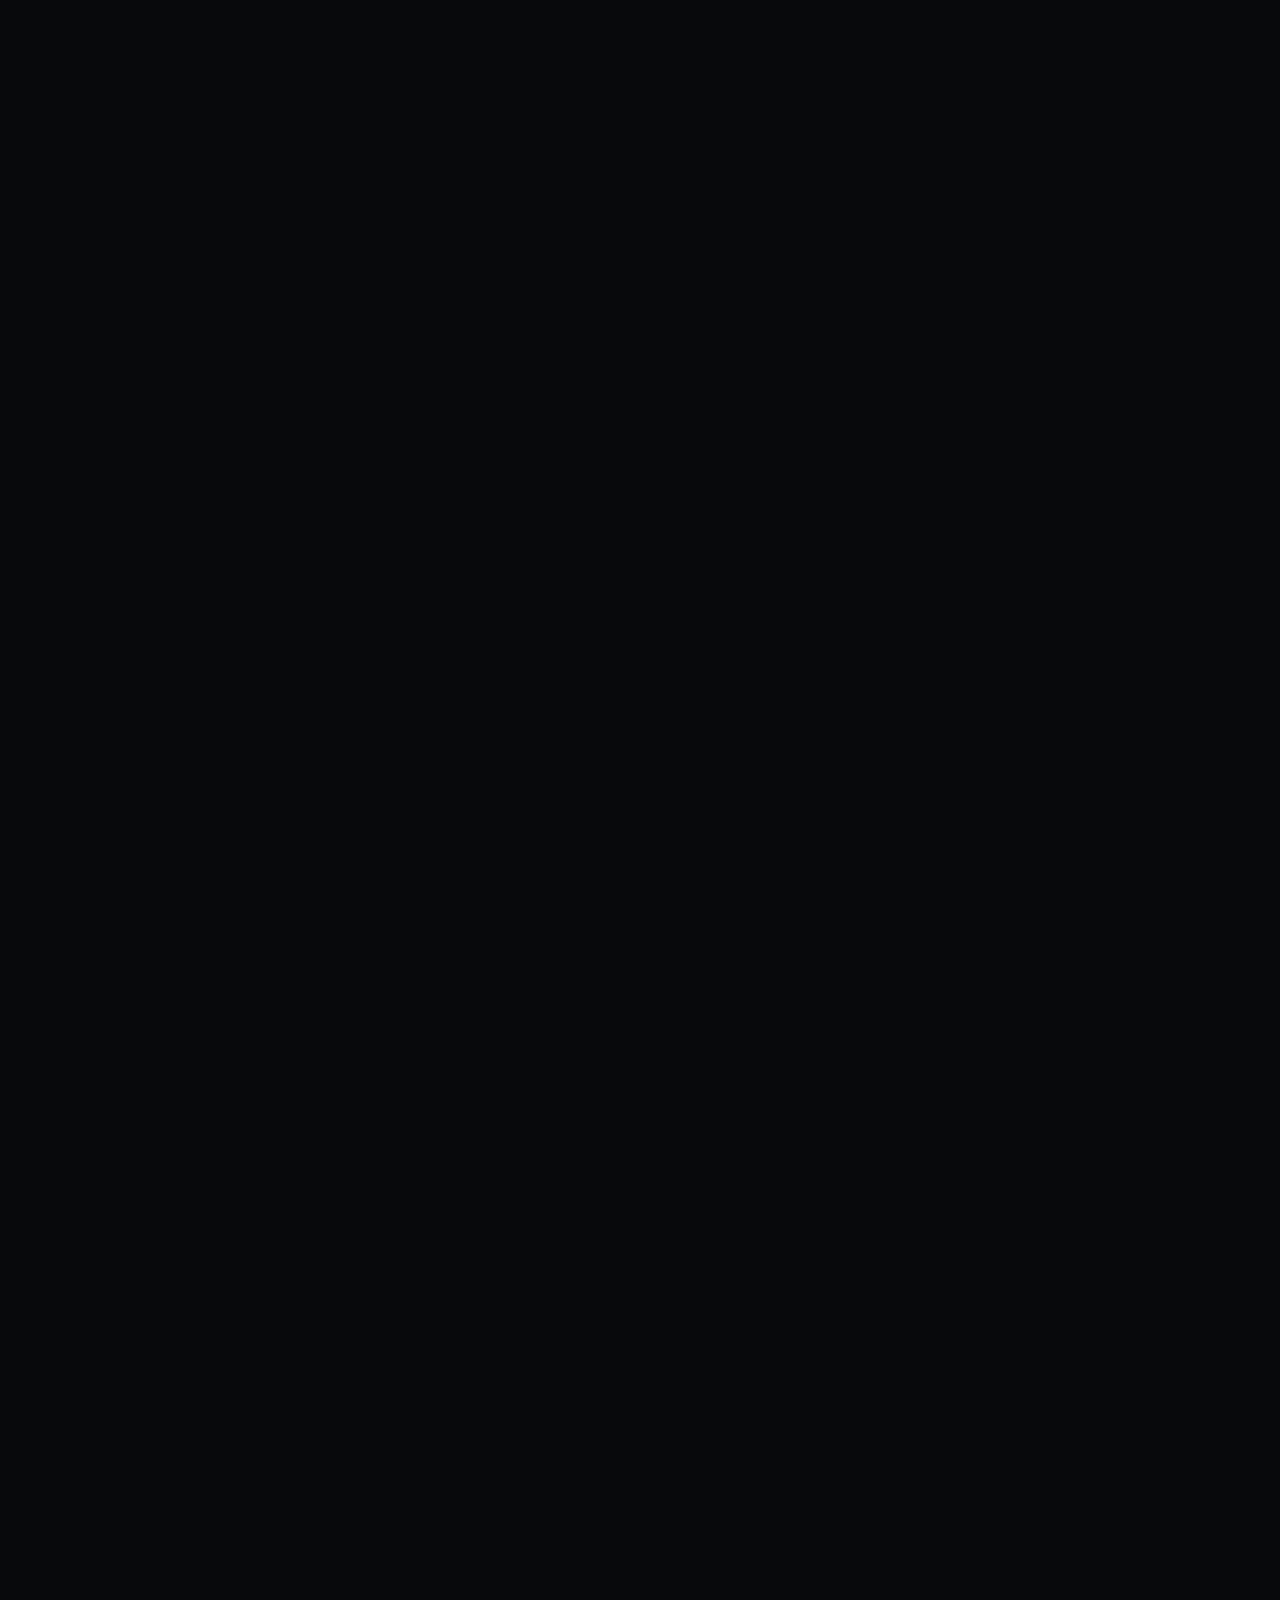
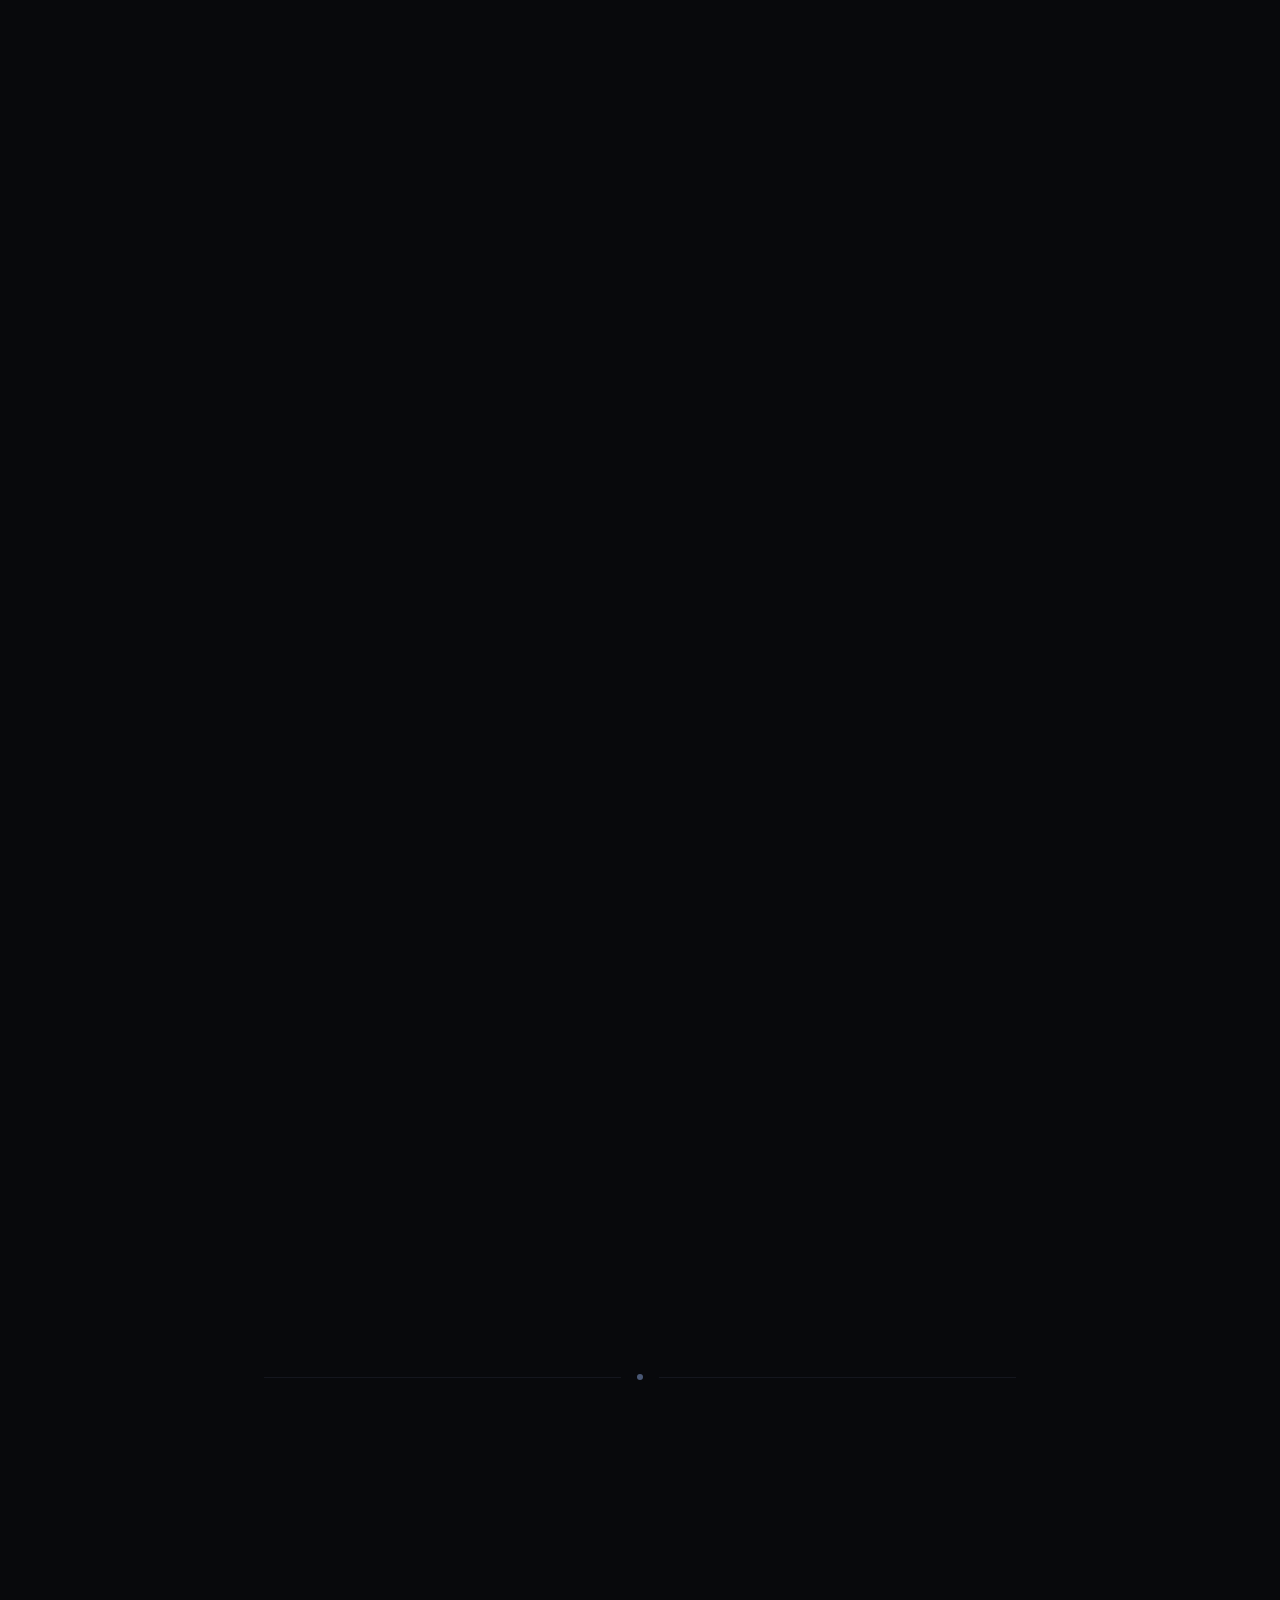
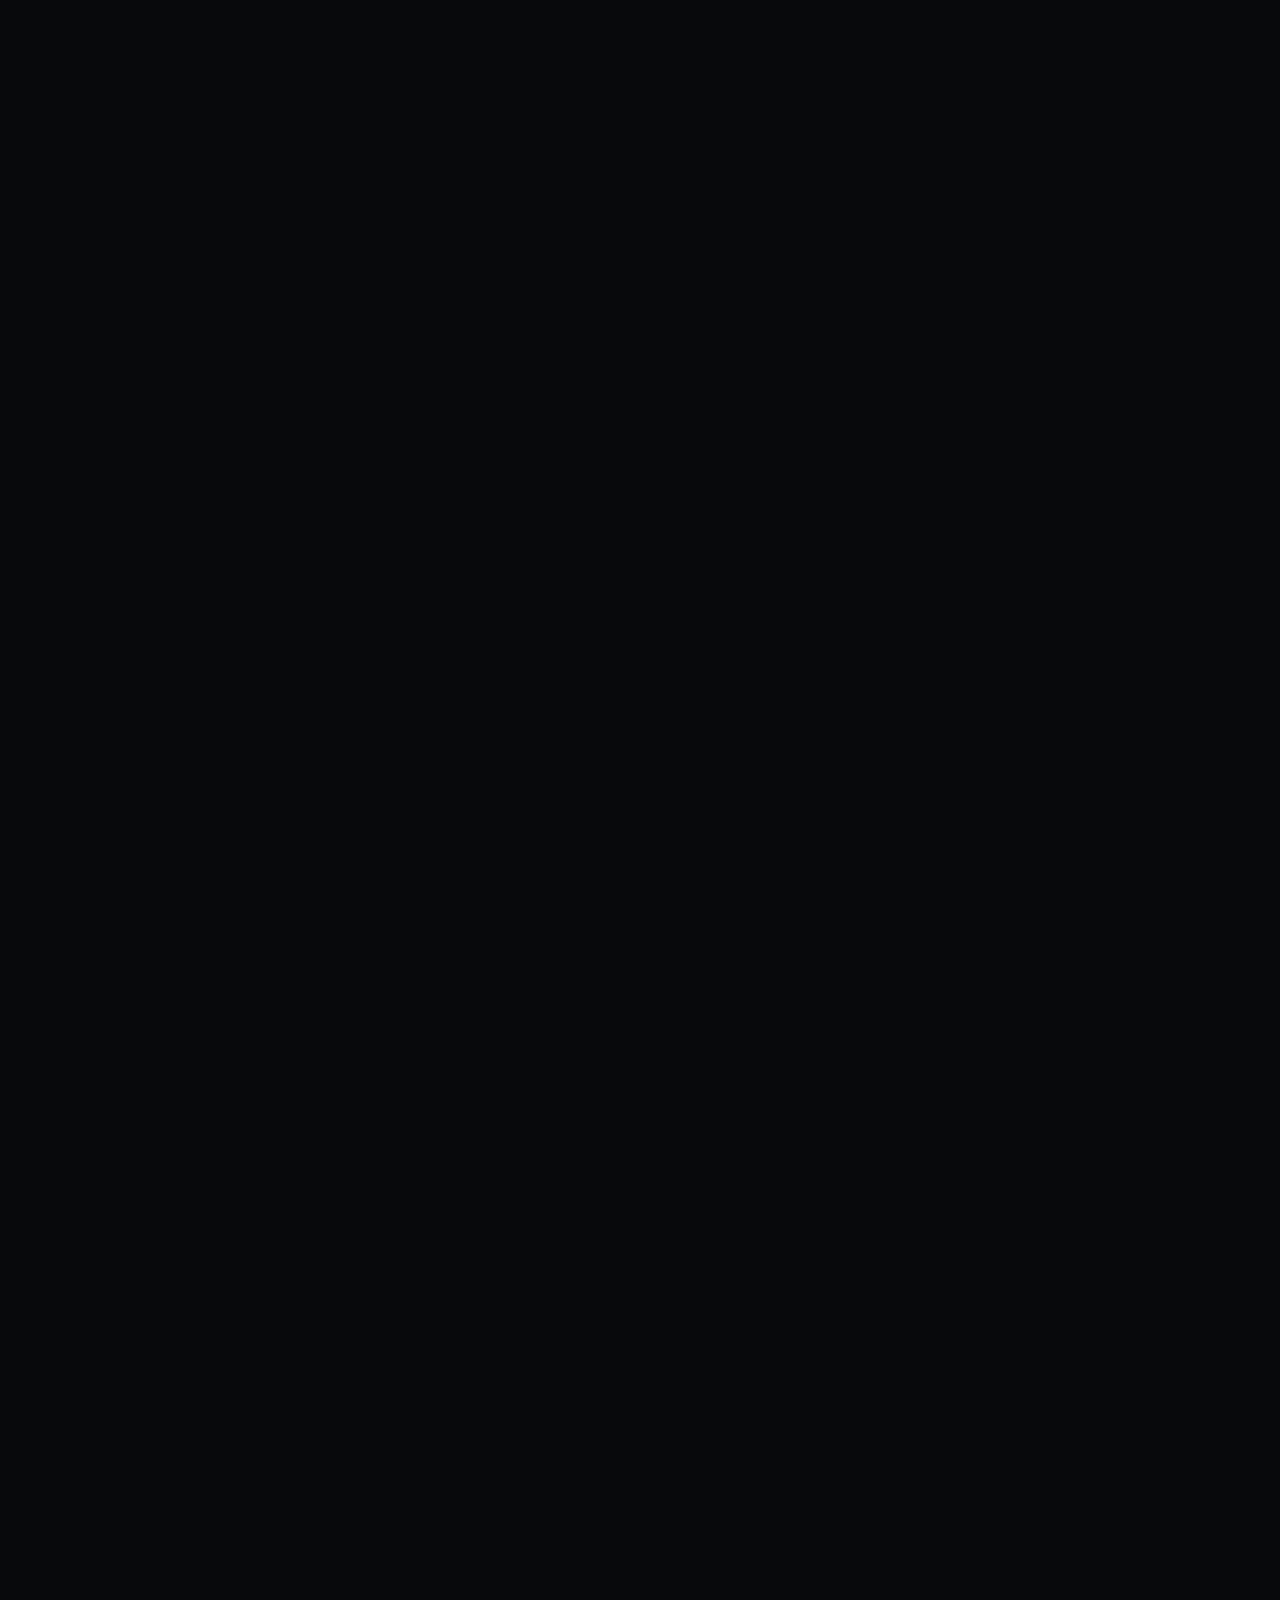
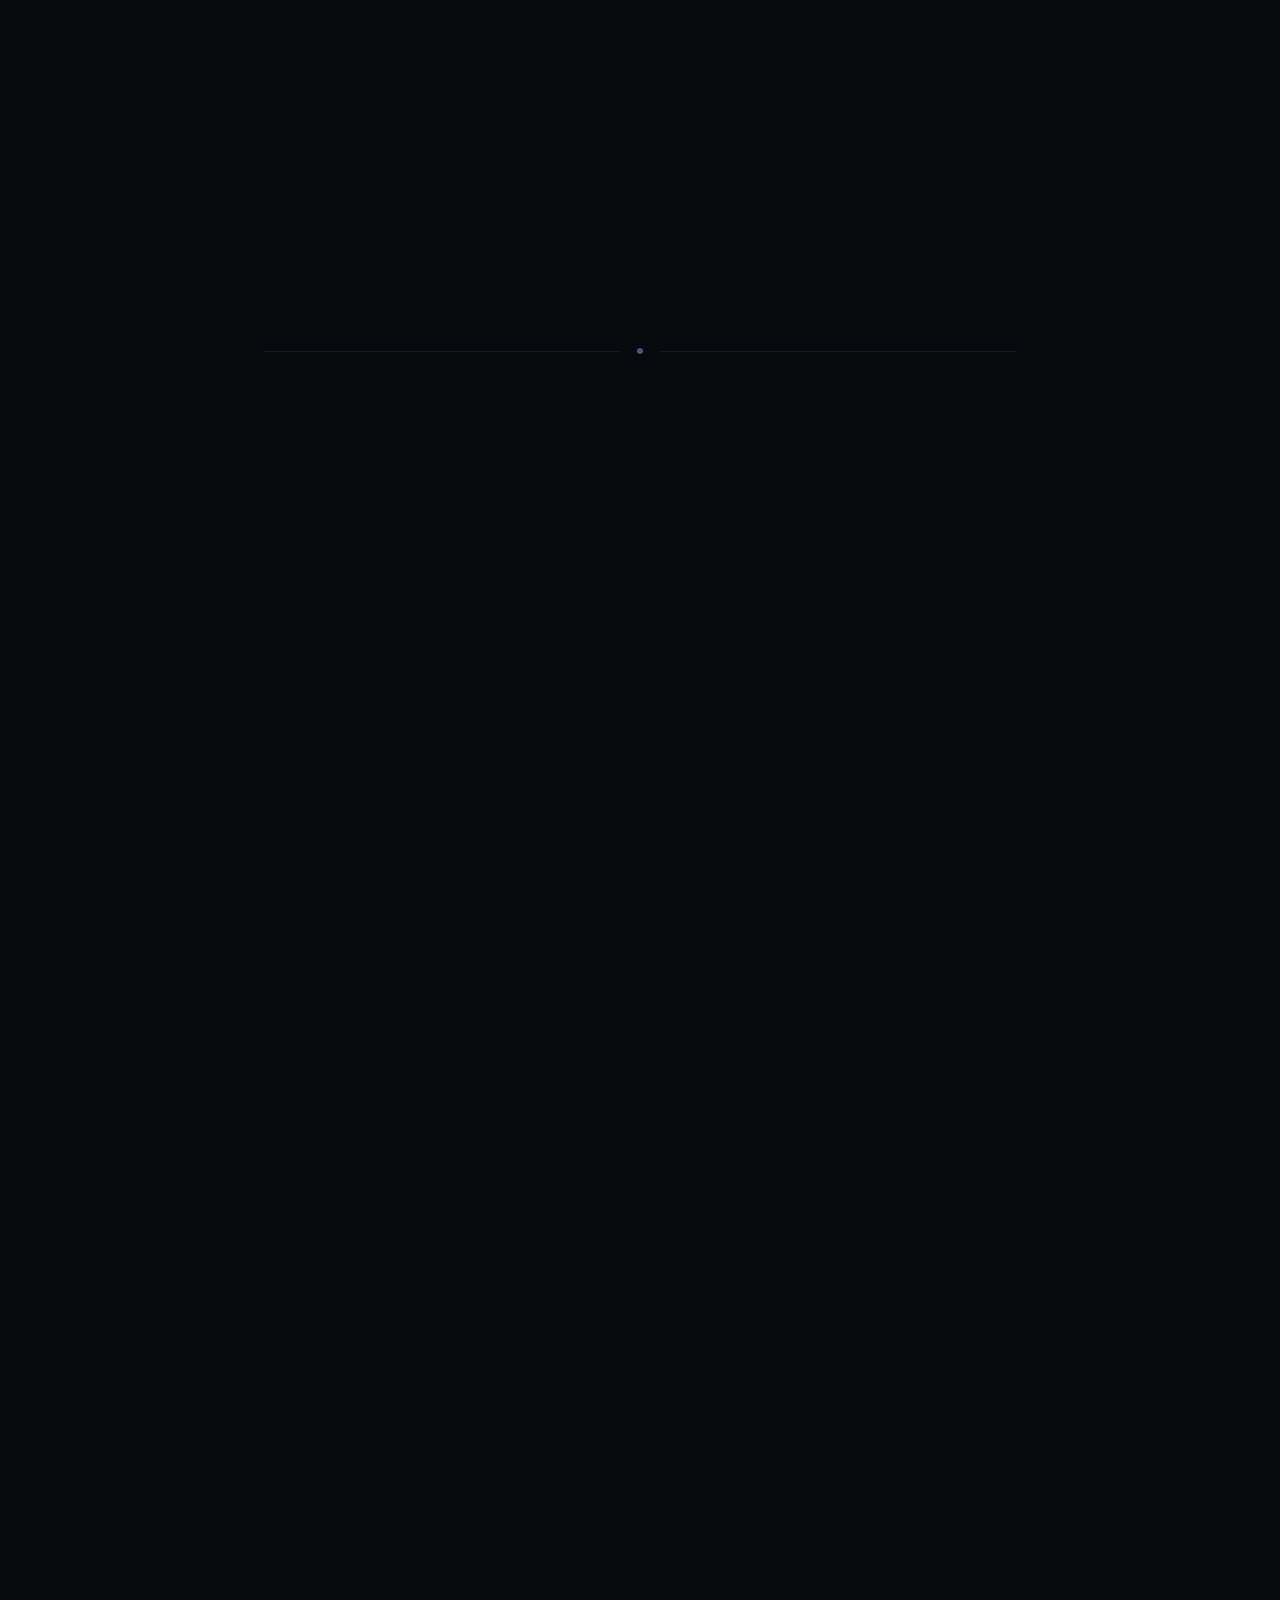
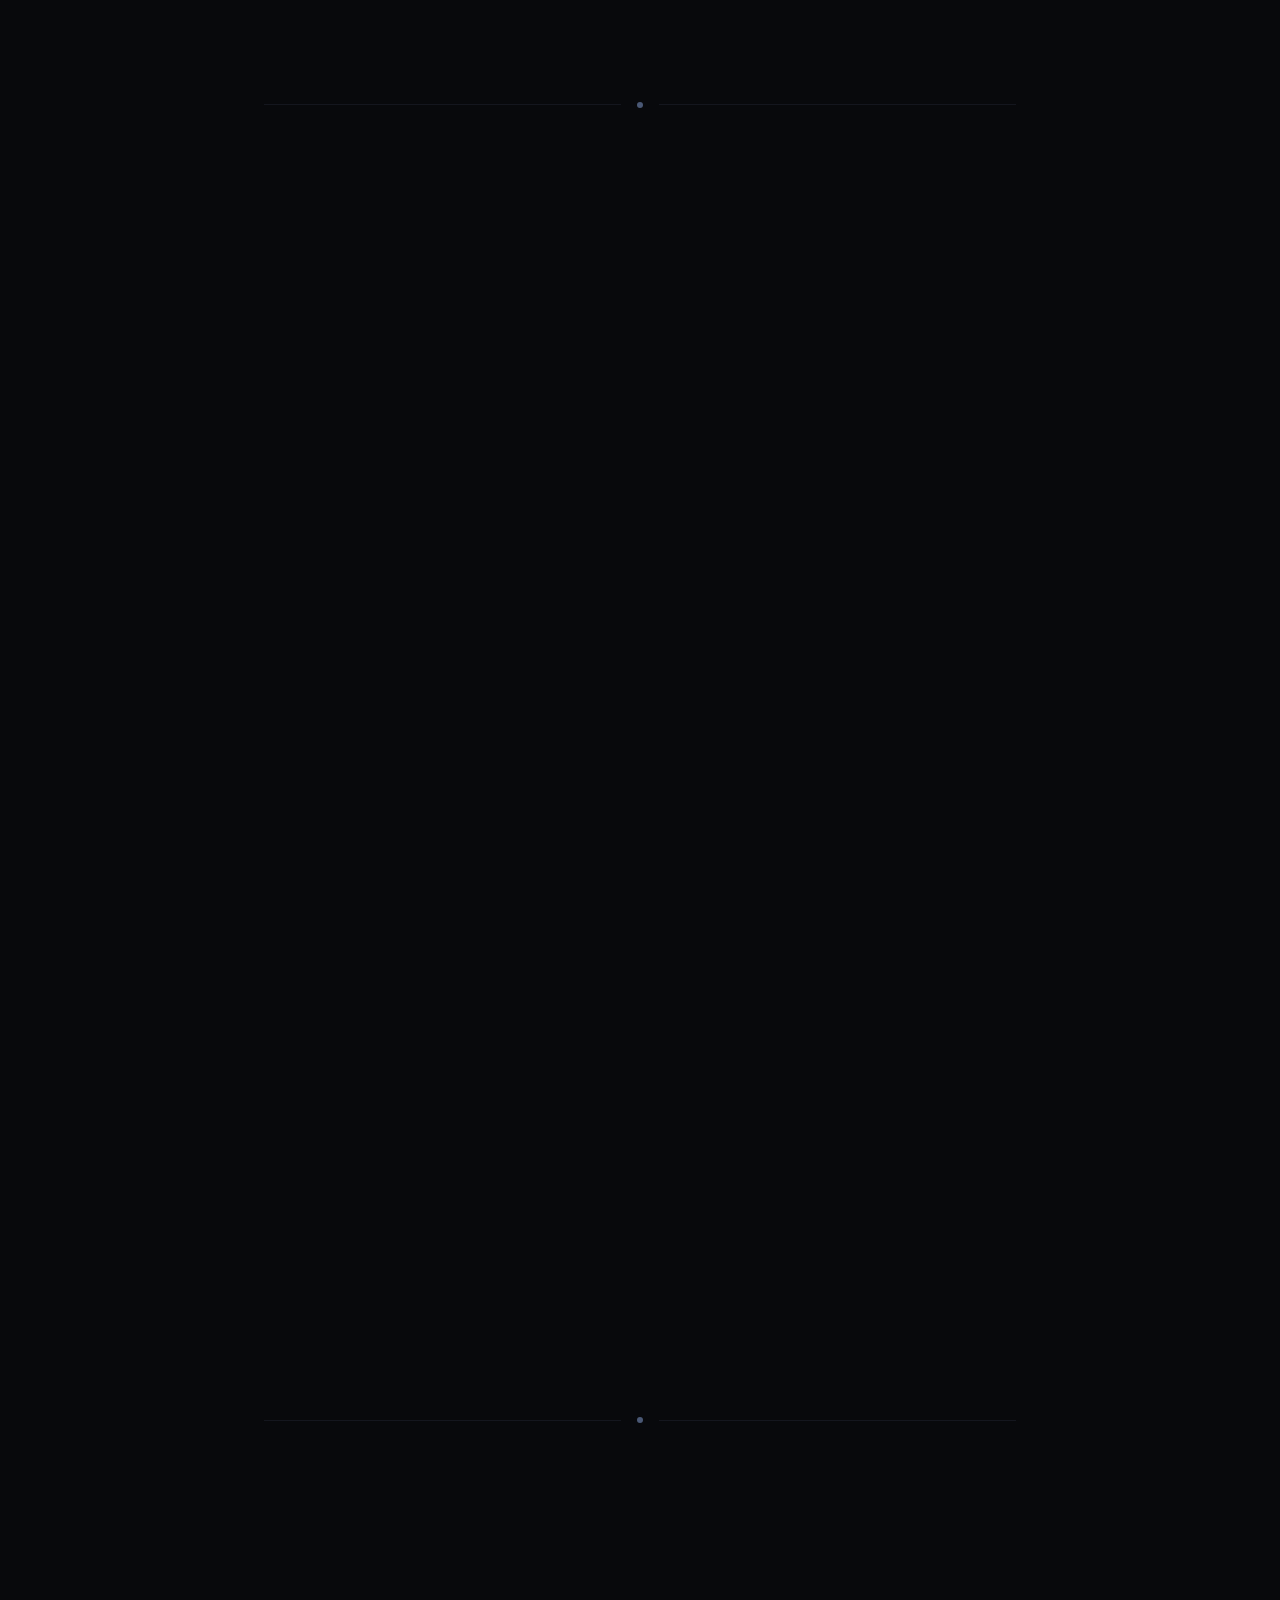
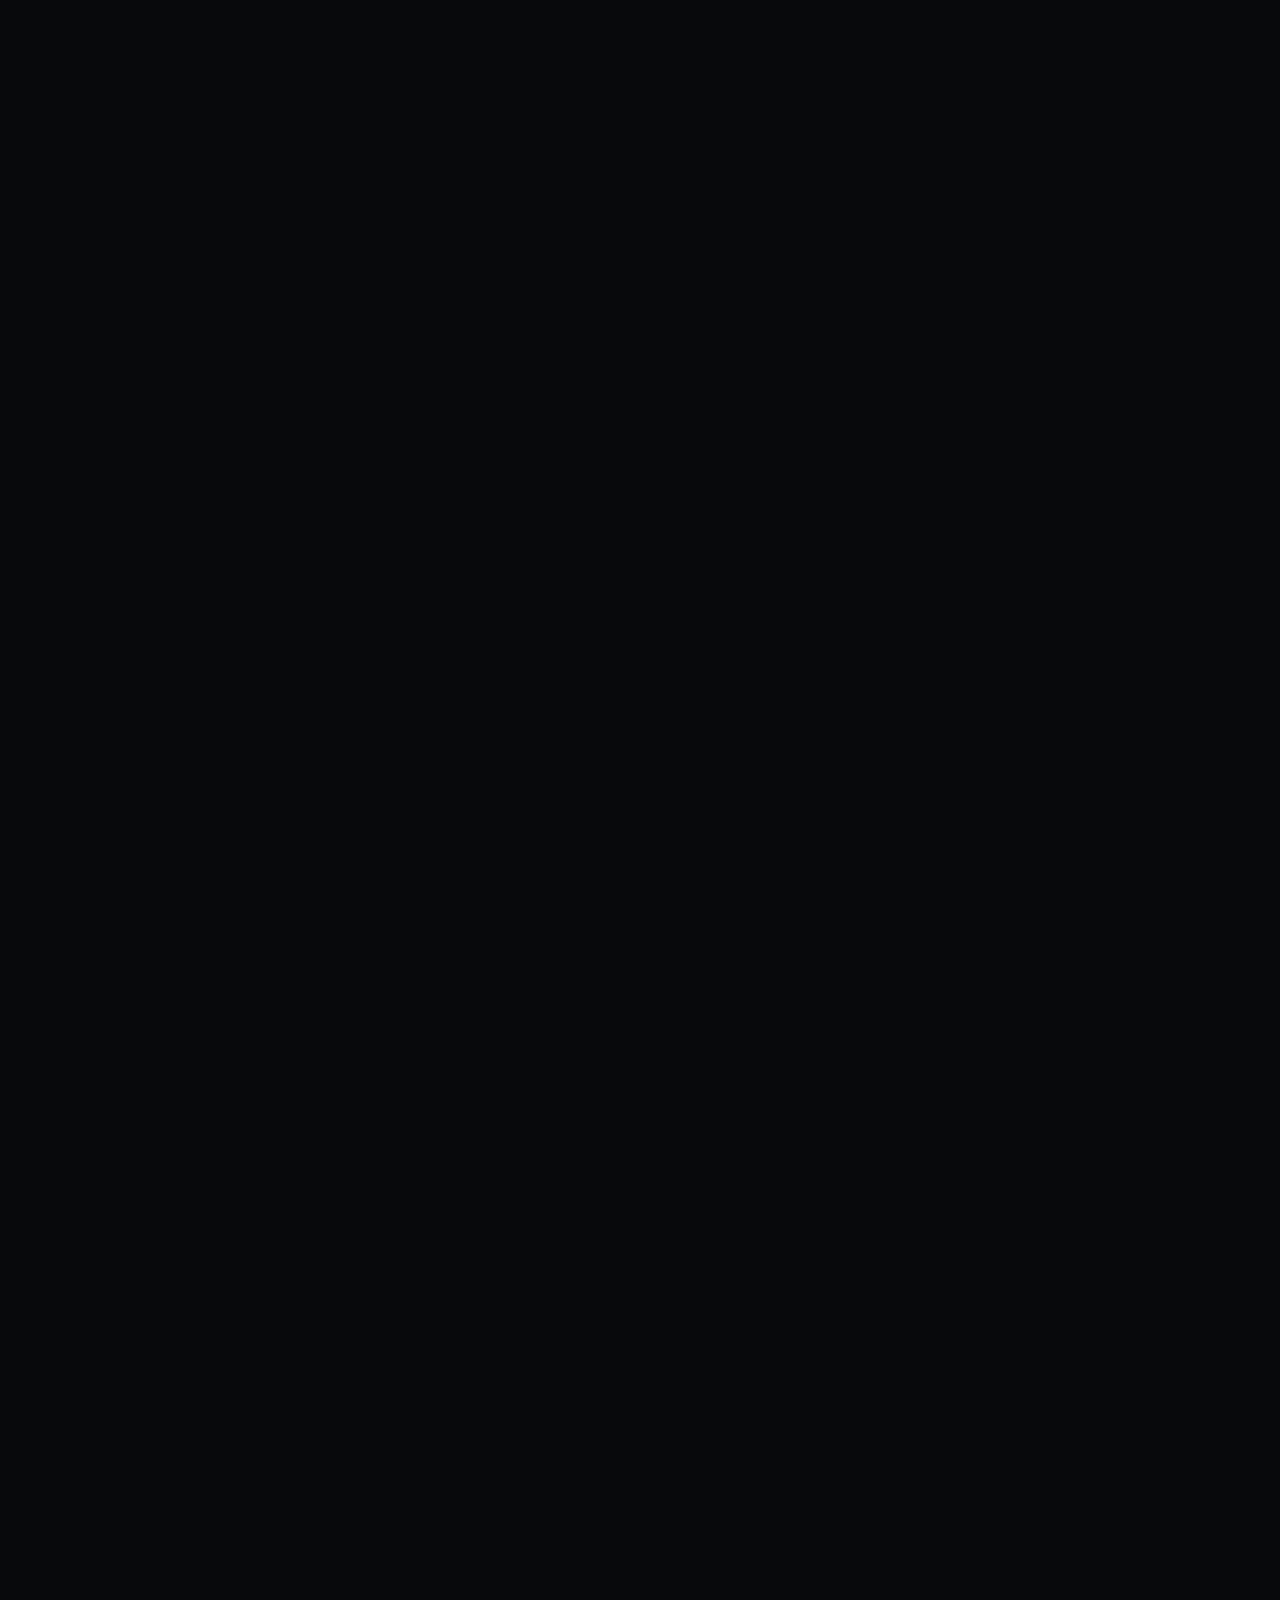
<file: mundos/ia-futuro/posts/dmn-prision-neuronal-ego.html>
<!DOCTYPE html>
<html lang="es">
<head>
    <meta charset="UTF-8">
    <meta name="viewport" content="width=device-width, initial-scale=1.0">
    <title>El Default Mode Network: El Narrador Interno y sus Dos Caras | ShamanTek</title>
    <meta name="description" content="Cómo la neurociencia está revelando los mecanismos cerebrales del yo narrativo, la relación DMN-CEN, y las herramientas para recuperar la flexibilidad mental.">
    <meta name="keywords" content="DMN, Default Mode Network, neurociencia, consciencia, psicodélicos, meditación, ego, rumiación">
    <meta name="author" content="ShamanTek">

    <!-- Open Graph -->
    <meta property="og:type" content="article">
    <meta property="og:title" content="El Default Mode Network: El Narrador Interno y sus Dos Caras | ShamanTek">
    <meta property="og:description" content="Cómo la neurociencia está revelando los mecanismos cerebrales del yo narrativo, la relación DMN-CEN, y las herramientas para recuperar la flexibilidad mental.">

    <!-- Fonts -->
    <link rel="preconnect" href="https://fonts.googleapis.com">
    <link rel="preconnect" href="https://fonts.gstatic.com" crossorigin>
    <link href="https://fonts.googleapis.com/css2?family=Cormorant+Garamond:ital,wght@0,400;0,500;0,600;1,400;1,500&family=JetBrains+Mono:wght@400&family=Outfit:wght@300;400;500&display=swap" rel="stylesheet">

    <!-- Favicon -->
    <link rel="icon" type="image/svg+xml" href="../../../favicon.svg">

    <!-- External CSS -->
    <link rel="stylesheet" href="../../../styles/dmn-neuro.css">
</head>
<body>
<!-- Progress bar -->
    <div class="progress-container">
        <div class="progress-bar" id="progress"></div>
    </div>

    <!-- Navigation -->
    <nav>
        <button class="nav-toggle" id="navToggle" aria-label="Menú de navegación">
            <span></span>
        </button>
        <div class="nav-menu" id="navMenu">
            <h3>Explorar ShamanTek</h3>
            <a href="hongos-tecnologia-consciencia.html">
                Los Hongos Mágicos son una Tecnología de la Consciencia
                <span class="nav-subtitle">Spirituality</span>
            </a>
            <a href="moleculas-maquinas.html">
                Moléculas y Máquinas
                <span class="nav-subtitle">AI & Future</span>
            </a>
            <a href="la-llave-y-la-jaula.html">
                La Llave y la Jaula
                <span class="nav-subtitle">Manifiestos</span>
            </a>
            <a href="tu-cuerpo-no-es-tuyo.html">
                Tu Cuerpo No Es Tuyo
                <span class="nav-subtitle">Soberanía</span>
            </a>
        </div>
    </nav>

    <!-- TOC sidebar -->
    <div class="toc" id="toc">
        <span class="toc-item" data-section="1" title="El Narrador Interno"></span>
        <span class="toc-item" data-section="2" title="DMN Hiperactivo"></span>
        <span class="toc-item" data-section="3" title="Psicodélicos"></span>
        <span class="toc-item" data-section="4" title="Intervenciones"></span>
        <span class="toc-item" data-section="5" title="Acompañamiento"></span>
        <span class="toc-item" data-section="6" title="Consejos Prácticos"></span>
        <span class="toc-item" data-section="7" title="Seguridad"></span>
        <span class="toc-item" data-section="8" title="Poblaciones Sanas"></span>
    </div>

    <!-- Scroll to top -->
    <button class="scroll-indicator" id="scrollTop" aria-label="Volver arriba">
        <svg viewBox="0 0 24 24" fill="none" stroke="currentColor" stroke-width="2">
            <path d="M18 15l-6-6-6 6"/>
        </svg>
    </button>

    <div class="container">
        <header>
            <div class="category-tag">Neurociencia · Consciencia · Psicodélicos</div>
            <h1>El Default Mode Network:<br><span class="highlight">El Narrador Interno</span> y sus <span class="highlight-gold">Dos Caras</span></h1>
            <p class="subtitle">Cómo la neurociencia está revelando los mecanismos cerebrales del yo narrativo, cuándo se vuelven disfuncionales, y las herramientas para recuperar la flexibilidad mental.</p>
        </header>

        <div class="divider"></div>

        <article>
            <!-- Introducción -->
            <section class="section" data-section="intro">
                <p>La <strong>Red de Modo Predeterminado</strong> (DMN, por sus siglas en inglés)—una constelación de regiones cerebrales que gobierna nuestro sentido del yo, la memoria autobiográfica y el monólogo interno—ha emergido como un objetivo central para tratar la depresión, la ansiedad, el TEPT y la adicción.</p>

                <p>Cuando esta red se vuelve hiperactiva o rígida, las personas quedan atrapadas en patrones de pensamiento negativo repetitivos y narrativas personales inflexibles. Una revolución en neurociencia y psiquiatría ahora ofrece múltiples vías para modular el DMN, desde compuestos psicodélicos que logran tamaños de efecto cuatro veces mayores que los antidepresivos convencionales, hasta prácticas de meditación que remodelan fundamentalmente la conectividad cerebral con el tiempo.</p>

                <div class="emphasis-block">
                    En lugar de ver la depresión o la adicción como desequilibrios químicos que requieren medicación crónica, el marco del DMN sugiere que estas condiciones involucran patrones maladaptativos de procesamiento autorreferencial que pueden ser terapéuticamente "reiniciados".
                </div>
            </section>

            <div class="divider-neural"><span class="node"></span></div>

            <!-- PARTE I -->
            <section class="section" data-section="1">
                <h2>
                    <span class="section-number">PARTE I</span>
                    El Narrador Interno del Cerebro
                </h2>

                <h3>El descubrimiento accidental</h3>

                <p>La Red de Modo Predeterminado fue descubierta casi accidentalmente. En los años 1990, el neurólogo de la Universidad de Washington <strong>Marcus Raichle</strong> notó algo desconcertante en las tomografías PET: ciertas regiones cerebrales disminuían consistentemente su actividad cuando los sujetos se enfocaban en tareas externas, pero estas mismas áreas mostraban un metabolismo robusto durante el reposo.</p>

                <p>En 2001, Raichle acuñó el término "modo predeterminado", reconociendo que el cerebro no simplemente descansa cuando no estamos enfocados—cambia a un modo interno activo de autorreflexión y simulación mental.</p>

                <p class="question">Pensemos en una situación cotidiana: estás en la sala de espera del médico, sin hacer nada en particular, pero tu mente está lejos de estar en blanco. Quizás estés recordando la discusión que tuviste ayer con tu pareja, anticipando cómo será la consulta, o fantaseando sobre el asado del domingo. Esa actividad mental espontánea es tu DMN en acción.</p>

                <h3>Anatomía del yo</h3>

                <p>El DMN comprende varios centros interconectados:</p>

                <ul>
                    <li><strong>Corteza Prefrontal Medial (mPFC)</strong>: Procesa información autorreferencial y metas futuras. Es donde evaluamos nuestro lugar en el mundo y planificamos quiénes queremos ser.</li>
                    <li><strong>Corteza Cingulada Posterior (PCC)</strong>: El centro más activo metabólicamente de la red. Integra memoria con percepción y consciencia. Es el "director de orquesta" que unifica nuestras experiencias en una narrativa coherente.</li>
                    <li><strong>Precúneo</strong>: Maneja la imaginería mental y la autoconciencia. Nos permite vernos a nosotros mismos desde afuera y proyectarnos en escenarios imaginarios.</li>
                    <li><strong>Giro Angular</strong>: Conecta la percepción con la cognición espacial. Nos ayuda a situarnos en el espacio y el tiempo.</li>
                    <li><strong>Formación Hipocampal</strong>: Permite la recuperación de memoria autobiográfica. Sin ella, no podríamos recordar quiénes somos.</li>
                </ul>

                <p>Juntas, estas regiones crean lo que los investigadores llaman nuestra <strong>"narrativa interna"</strong>—la historia continua que nos contamos sobre quiénes somos. Esa narrativa incluye capas de identificación que nunca elegimos: la nación donde nacimos, el Estado que reclama jurisdicción sobre nuestro cuerpo, identidades impuestas antes de que pudiéramos cuestionarlas. ¿Qué pasa cuando examinamos esas capas? Esa pregunta la exploro en <a href="tu-cuerpo-no-es-tuyo.html" class="inline-link">Tu cuerpo no es tuyo</a>.</p>

                <h3>Dos Formas de Experimentar el Yo</h3>

                <p>Una distinción crucial que la neurociencia ha revelado es la diferencia entre dos modos de autoexperiencia:</p>

                <div class="gradient-card">
                    <h4>Self Narrativo vs. Self Experiencial</h4>
                    <p><strong>El Self Narrativo</strong> (asociado al DMN) es el "yo" que cuenta historias: conecta pasado, presente y futuro en una narrativa coherente. Es el que dice "Soy una persona ansiosa porque de chico me pasó X". Este self es esencial para la identidad, pero puede volverse problemático cuando sus historias se rigidizan.</p>
                    <p><strong>El Self Experiencial</strong> (asociado a la Red de Atención Dorsal) es el "yo" del momento presente: la consciencia directa de sensaciones, emociones y percepciones sin la capa interpretativa. Es el que simplemente <em>está</em> mirando un atardecer sin pensar "esto me recuerda a...".</p>
                    <p>El bienestar psicológico no requiere eliminar el Self Narrativo—sería imposible y contraproducente. Requiere <strong>flexibilidad</strong>: la capacidad de alternar fluidamente entre ambos modos según el contexto.</p>
                </div>

                <h3>La Mente Errante y la Infelicidad: Killingsworth & Gilbert</h3>

                <p>En 2010, los psicólogos de Harvard <strong>Matthew Killingsworth y Daniel Gilbert</strong> publicaron un estudio seminal en <em>Science</em> titulado "A Wandering Mind is an Unhappy Mind". Usando una app que interrumpía a 2,250 personas al azar durante el día, descubrieron que:</p>

                <ul>
                    <li>Las personas pasan <strong>46.9% del tiempo</strong> con la mente divagando (DMN activo)</li>
                    <li>La divagación mental predecía <strong>menor felicidad</strong>, independientemente de la actividad</li>
                    <li>Incluso pensando en cosas agradables, la mente errante era menos placentera que estar presente</li>
                </ul>

                <div class="data-highlight">
                    <p><strong>Conclusión clave</strong>: "Una mente humana es una mente errante, y una mente errante es una mente infeliz". Pero esto no significa que el DMN sea "malo"—significa que su actividad crónica y no regulada puede reducir el bienestar subjetivo.</p>
                </div>

                <h3>El DMN: Ventajas Evolutivas vs. Limitantes para la Felicidad</h3>

                <p>El DMN no es un error evolutivo—es una adaptación crucial que nos hizo humanos. Pero como toda herramienta poderosa, puede volverse un marco restrictivo cuando su actividad es crónica, rígida, y no regulada por otras redes cerebrales.</p>

                <div class="table-wrapper">
                    <table>
                        <thead>
                            <tr>
                                <th>Ventajas Evolutivas</th>
                                <th>Limitantes para la Felicidad</th>
                            </tr>
                        </thead>
                        <tbody>
                            <tr>
                                <td><strong>Planificación futura</strong>: Anticipar problemas y preparar soluciones</td>
                                <td><strong>Ansiedad anticipatoria</strong>: Preocupación sobre futuros que nunca ocurren</td>
                            </tr>
                            <tr>
                                <td><strong>Memoria autobiográfica</strong>: Aprender de experiencias pasadas</td>
                                <td><strong>Rumiación</strong>: Revisar obsesivamente el pasado genera depresión</td>
                            </tr>
                            <tr>
                                <td><strong>Teoría de la mente</strong>: Predecir intenciones de otros</td>
                                <td><strong>Comparación social</strong>: Imaginar qué piensan otros genera inseguridad</td>
                            </tr>
                            <tr>
                                <td><strong>Sentido de continuidad</strong>: Identidad estable permite compromisos</td>
                                <td><strong>Rigidez identitaria</strong>: Aferrarse a narrativas fijas impide el crecimiento</td>
                            </tr>
                            <tr>
                                <td><strong>Creatividad</strong>: Conectar ideas dispares genera innovación</td>
                                <td><strong>Escape de la realidad</strong>: Fantasear desconecta del presente</td>
                            </tr>
                        </tbody>
                    </table>
                </div>

                <div class="emphasis-block">
                    La paradoja central: Las mismas capacidades que nos permitieron prosperar como especie—anticipar, recordar, simular, narrar—pueden convertirse en fuentes de sufrimiento cuando operan de manera crónica y sin la flexibilidad de alternar hacia el presente. El objetivo no es "apagar" el DMN, sino restaurar el balance dinámico entre redes.
                </div>
            </section>

            <div class="divider-neural"><span class="node"></span></div>

            <!-- PARTE II -->
            <section class="section" data-section="2">
                <h2>
                    <span class="section-number">PARTE II</span>
                    El Baile de las Redes: DMN, CEN y Saliencia
                </h2>

                <h3>La Red de Control Ejecutivo (CEN): La Contraparte del DMN</h3>

                <p>Para entender cuándo el DMN se vuelve problemático, debemos conocer a su contraparte: la <strong>Red de Control Ejecutivo (CEN)</strong>, también llamada Red Frontoparietal.</p>

                <div class="gradient-card">
                    <h4>Tres Redes, Un Equilibrio</h4>
                    <p><strong>DMN (Default Mode Network)</strong>: Autorreflexión, memoria autobiográfica, simulación mental. Se activa cuando no estamos enfocados en tareas externas.</p>
                    <p><strong>CEN (Central Executive Network)</strong>: Atención dirigida, memoria de trabajo, resolución de problemas. Se activa cuando nos enfocamos en tareas que requieren concentración.</p>
                    <p><strong>Red de Saliencia</strong>: Actúa como "interruptor" entre DMN y CEN, detectando qué estímulos son relevantes y alternando entre redes según el contexto.</p>
                </div>

                <p>En un cerebro sano, estas redes operan en <strong>anticorrelación dinámica</strong>: cuando una se activa, la otra se desactiva. La Red de Saliencia, con la ínsula anterior como centro clave, decide cuál red toma el control en cada momento.</p>

                <p><strong>El problema no es el DMN en sí—es la pérdida de flexibilidad.</strong> Cuando el DMN se vuelve crónicamente dominante y la persona no puede "cambiar de canal" hacia la CEN o el presente, emergen los patrones patológicos.</p>

                <h3>Cuando la Flexibilidad se Pierde</h3>

                <p><strong>En la depresión mayor</strong>, el DMN muestra conectividad funcional aumentada con la corteza prefrontal subgenual—un patrón fuertemente correlacionado con la rumiación. Los individuos deprimidos esencialmente quedan atrapados en pensamiento autorreferencial negativo repetitivo, su DMN bloqueado en patrones rígidos de autocrítica y desesperanza.</p>

                <p>Marta, una profesora de secundaria de 45 años de Rosario, describe su experiencia: <em>"Mi mente es como un disco rayado. Cada noche, acostada, revivo la misma conversación donde mi directora cuestionó mi trabajo hace tres años. Mi DMN reproduce el evento una y otra vez, añadiendo interpretaciones cada vez más negativas—'Nunca fui suficientemente buena', 'Todos lo sabían menos yo'—hasta que la vergüenza original se ha convertido en una narrativa de fracaso total."</em></p>

                <div class="data-highlight">
                    <p>Un metaanálisis de 2023 encontró conectividad funcional significativamente reducida dentro del núcleo del DMN en pacientes con depresión (tamaño de efecto g = −0.246), sugiriendo que la red se vuelve simultáneamente hiperactiva pero disfuncionalmente organizada.</p>
                </div>

                <p><strong>El TEPT</strong> presenta un patrón relacionado pero distinto. Jorge, veterano de la Guerra de Malvinas, vive con TEPT desde hace más de cuatro décadas. Puede estar cenando tranquilamente con su familia cuando el sonido de un helicóptero activa instantáneamente su DMN en "modo trauma": su mente lo transporta a las islas, su corazón se acelera, y durante varios minutos no puede distinguir el presente del pasado.</p>

                <p><em>"No es que recuerde Malvinas"</em>, explica. <em>"Es que estoy ahí. El frío, el miedo, los compañeros que no volvieron. Mi cerebro perdió la capacidad de saber que eso ya pasó."</em></p>

                <h3>El Cerebro Adicto: Cuando el DMN Secuestra la Voluntad</h3>

                <p>En la adicción, el panorama es particularmente revelador. Una revisión comprehensiva de 2019 por Zhang y Volkow encontró conectividad DMN anterior disminuida junto con conectividad DMN posterior aumentada asociada con el <strong>craving</strong>—ese deseo intenso y compulsivo que se experimenta como una urgencia casi irresistible que domina el pensamiento y la atención.</p>

                <p>El <strong>modelo de triple red</strong> explica la mecánica:</p>

                <ol>
                    <li><strong>Red de Modo Predeterminado (DMN)</strong>: Genera pensamientos autorreferenciales sobre la sustancia</li>
                    <li><strong>Red de Saliencia</strong>: Actúa como "centralita" que en adicción está secuestrada—todo lo relacionado con la sustancia se marca como máxima prioridad</li>
                    <li><strong>Red de Control Ejecutivo</strong>: Responsable del autocontrol, queda sistemáticamente suprimida durante el craving</li>
                </ol>

                <h4>El caso particular de la cocaína</h4>

                <p>La cocaína merece atención especial por su particular devastación del sistema de redes cerebrales. Un estudio publicado en el Journal of Neuroscience (2024) por investigadores de la Universidad de Carolina del Norte demostró que el uso continuado de cocaína altera progresivamente la comunicación entre las redes cerebrales principales.</p>

                <div class="data-highlight">
                    <p>La cocaína produce un pico masivo e instantáneo de dopamina—hasta 350% por encima de los niveles normales—seguido de un colapso igualmente abrupto. Este patrón entrena al cerebro de manera devastadoramente eficiente.</p>
                </div>

                <p>Gonzalo, un empresario de 38 años de Buenos Aires en recuperación, describe el proceso: <em>"Puedo estar en una reunión de negocios importante, pero si alguien menciona una fiesta, mi mente cambia instantáneamente. De repente estoy recordando la euforia del primer pase. Mi DMN empieza a construir una narrativa de por qué merezco 'relajarme'. La parte racional de mi cerebro simplemente se apaga."</em></p>

                <h3>¿Quién es Más Vulnerable?</h3>

                <p>Las <strong>Experiencias Adversas Infantiles</strong> (ACEs) son eventos traumáticos que ocurren antes de los 18 años: abuso físico, emocional o sexual; negligencia; violencia doméstica; adicción o enfermedad mental de familiares; separación parental; encarcelamiento de un familiar.</p>

                <p>El <strong>61% de los adultos</strong> reporta al menos una experiencia adversa infantil. Pero lo crucial es el efecto acumulativo:</p>

                <div class="table-wrapper">
                    <table>
                        <thead>
                            <tr>
                                <th>Número de ACEs</th>
                                <th>Impacto en Salud Mental</th>
                            </tr>
                        </thead>
                        <tbody>
                            <tr>
                                <td>0 ACEs</td>
                                <td>Riesgo base</td>
                            </tr>
                            <tr>
                                <td>1-3 ACEs</td>
                                <td>2.3x depresión, 3.4x intento suicidio, 4.5x uso drogas</td>
                            </tr>
                            <tr>
                                <td>4+ ACEs</td>
                                <td><strong>4.6x depresión, 12.2x intento suicidio, 10.2x drogas ilícitas</strong></td>
                            </tr>
                        </tbody>
                    </table>
                </div>

                <p>La relación es <strong>dosis-respuesta</strong>: cada ACE adicional aumenta el riesgo de manera exponencial. El trauma temprano literalmente reprograma el sistema de estrés del cerebro en desarrollo, alterando permanentemente la arquitectura del DMN.</p>
            </section>

            <div class="divider-neural"><span class="node"></span></div>

            <!-- PARTE III -->
            <section class="section" data-section="3">
                <h2>
                    <span class="section-number">PARTE III</span>
                    Psicodélicos — Disrupción y Reinicio
                </h2>

                <h3>Psilocibina: La evidencia clínica más extensa</h3>

                <p>La psilocibina funciona a través del agonismo del receptor de serotonina 5-HT2A, produciendo reducción significativa en la conectividad del DMN durante la experiencia psicodélica. El grado de disrupción del DMN se correlaciona directamente con la "disolución del ego" subjetiva.</p>

                <p>Diego, participante en un ensayo clínico, describe: <em>"Hubo un momento donde el 'yo' que siempre había conocido—el crítico interno, las preocupaciones constantes—simplemente... se disolvió. Pude ver mis problemas desde afuera, como si fueran nubes pasando. Por primera vez entendí que yo no soy mis pensamientos."</em></p>

                <div class="data-highlight">
                    <p><strong>Johns Hopkins (2020)</strong>: En 24 pacientes con depresión mayor, 71% mostró reducción de síntomas >50% a las cuatro semanas. 54% logró remisión completa. Tamaño de efecto Cohen's d = 2.5-2.6—aproximadamente <strong>cuatro veces mayor</strong> que ensayos típicos de antidepresivos.</p>
                </div>

                <p>Pero el uso responsable de psicodélicos requiere mucho más que conocer el mecanismo: contexto, preparación, integración, y una mirada crítica al mercado que está convirtiendo estas herramientas ancestrales en commodities de lujo. Profundizo en todo esto —incluyendo la crítica al "capitalismo psicodélico"— en <a href="hongos-tecnologia-consciencia.html" class="inline-link">Los hongos mágicos son una tecnología de la consciencia</a>.</p>

                <h3>La Integración: Donde los Patrones se Asientan</h3>

                <p>La investigación de Ly et al. (2018) demostró que los psicodélicos promueven plasticidad neural estructural y funcional. Dölen et al. (2023) en Nature mostraron que actúan como "llaves maestras" que reabren períodos críticos de plasticidad.</p>

                <p><strong>Esta plasticidad aumentada crea tanto oportunidad como riesgo.</strong></p>

                <p>Un estudio de 2023 encontró que para aproximadamente un tercio de personas que reportaron dificultades post-psicodélicas, los problemas persistieron más de un año. La integración no es automática—es un proceso activo que requiere apoyo.</p>

                <div class="gradient-card">
                    <h4>De la Comprensión a la Acción</h4>
                    <p>Un insight sin acción es como un mapa sin viaje. El protocolo de integración efectiva incluye:</p>
                    <ol>
                        <li><strong>Capturar el insight</strong>: Documentar las comprensiones clave inmediatamente</li>
                        <li><strong>Identificar implicaciones</strong>: ¿Qué significa para mi vida diaria?</li>
                        <li><strong>Diseñar acciones específicas</strong>: No "voy a ser más presente" sino "voy a meditar 10 minutos cada mañana"</li>
                        <li><strong>Crear accountability</strong>: Compartir compromisos con terapeuta o persona de confianza</li>
                        <li><strong>Celebrar el progreso</strong>: Reconocer los cambios, por pequeños que sean</li>
                    </ol>
                    <p><em>Como dice un facilitador experimentado: "El insight te muestra la puerta. La integración te da las herramientas para abrirla. Pero vos tenés que caminar a través de ella. Todos los días."</em></p>
                </div>
            </section>

            <div class="divider-neural"><span class="node"></span></div>

            <!-- PARTE IV -->
            <section class="section" data-section="4">
                <h2>
                    <span class="section-number">PARTE IV</span>
                    Intervenciones No Farmacológicas
                </h2>

                <h3>Meditación: Cambios duraderos sin farmacología</h3>

                <p>La práctica de meditación a largo plazo produce cambios en el DMN sorprendentemente similares a las experiencias psicodélicas agudas—aunque a través de entrenamiento gradual. Monjes tibetanos con 50,000+ horas de práctica muestran casi ninguna reactividad emocional a sonidos perturbadores. Su DMN, literalmente, funciona diferente.</p>

                <div class="data-highlight">
                    <p><strong>Sara Lazar (Harvard)</strong>: Densidad de materia gris aumentada en el hipocampo y disminuida en la amígdala después de solo ocho semanas de práctica promediando 27 minutos diarios.</p>
                </div>

                <h3>Breathwork vs. Método Wim Hof</h3>

                <p><strong>Breathwork</strong> es un término general que engloba prácticas diversas: pranayama, respiración coherente, respiración holotrópica, box breathing, suspiro cíclico.</p>

                <p><strong>El Método Wim Hof</strong> es un sistema multi-componente específico que combina hiperventilación cíclica con retención, exposición al frío, y compromiso mental/meditación.</p>

                <div class="table-wrapper">
                    <table>
                        <thead>
                            <tr>
                                <th>Respiración Lenta</th>
                                <th>Método Wim Hof</th>
                            </tr>
                        </thead>
                        <tbody>
                            <tr>
                                <td>Activa sistema parasimpático</td>
                                <td>Activa simpático primero, luego parasimpático</td>
                            </tr>
                            <tr>
                                <td>Aumenta HRV ~40%</td>
                                <td>Induce alcalosis respiratoria (pH hasta 7.75)</td>
                            </tr>
                            <tr>
                                <td>Reduce cortisol gradualmente</td>
                                <td>Libera epinefrina masivamente (5.3 nmol/L vs 0.35 normal)</td>
                            </tr>
                        </tbody>
                    </table>
                </div>

                <div class="data-highlight">
                    <p><strong>Kox et al. (2014, PNAS)</strong>: Participantes entrenados en Método Wim Hof mostraron 53% menos TNF-α, 57% menos IL-6 tras inyección de endotoxina—supresión significativa de la respuesta inflamatoria.</p>
                </div>
            </section>

            <div class="divider-neural"><span class="node"></span></div>

            <!-- PARTE V -->
            <section class="section" data-section="5">
                <h2>
                    <span class="section-number">PARTE V</span>
                    La Importancia del Acompañamiento Terapéutico
                </h2>

                <p>La evidencia es inequívoca: <strong>el acompañamiento profesional no es opcional sino determinante de los resultados</strong>.</p>

                <div class="table-wrapper">
                    <table>
                        <thead>
                            <tr>
                                <th>Contexto</th>
                                <th>Eventos Adversos Graves</th>
                            </tr>
                        </thead>
                        <tbody>
                            <tr>
                                <td>Ensayos clínicos (sanos)</td>
                                <td><strong>0%</strong></td>
                            </tr>
                            <tr>
                                <td>Ensayos clínicos (psiquiátricos)</td>
                                <td>~4%</td>
                            </tr>
                            <tr>
                                <td>Uso no supervisado</td>
                                <td><strong>11%+</strong> puso en riesgo a sí mismo o a otros</td>
                            </tr>
                        </tbody>
                    </table>
                </div>

                <h3>Lo que debe transmitir un buen terapeuta</h3>

                <p>Antes de cualquier protocolo o técnica, la relación terapéutica es el factor predictivo más fuerte de resultados positivos:</p>

                <ul>
                    <li><strong>Confianza</strong>: El paciente necesita sentir que está en manos seguras, que el terapeuta sabe lo que hace y puede sostener cualquier cosa que surja</li>
                    <li><strong>Ser visto</strong>: La experiencia de ser verdaderamente visto—no como un diagnóstico, sino como un ser humano completo—es terapéutica en sí misma</li>
                    <li><strong>Ausencia de juicio</strong>: Poder compartir cualquier contenido—por vergonzoso o perturbador que sea—sin temor</li>
                </ul>

                <p><em>"Mi trabajo no es guiar ni interpretar. Es sostener el espacio con tanta seguridad y amor que la persona pueda permitirse ir a donde necesita ir."</em></p>

                <div class="data-highlight">
                    <p><strong>Protocolo MAPS (gold standard)</strong>: 3 sesiones de preparación + 3 sesiones experimentales (8 horas cada una) + 9 sesiones de integración. Resultado: <strong>67% ya no cumplía criterios de TEPT</strong> a los 2 meses.</p>
                </div>
            </section>

            <div class="divider-neural"><span class="node"></span></div>

            <!-- PARTE VI -->
            <section class="section" data-section="6">
                <h2>
                    <span class="section-number">PARTE VI</span>
                    Consejos Prácticos para Entrenar la Flexibilidad DMN-CEN
                </h2>

                <p>La buena noticia: no necesitás psicodélicos ni equipos costosos para comenzar a entrenar la flexibilidad entre tus redes cerebrales. Cada técnica a continuación funciona fortaleciendo la CEN (permitiéndote "cambiar de canal" cuando el DMN rumia) o reduciendo la hiperactividad crónica del DMN.</p>

                <h3>Los Desechos Metabólicos de la Rumiación</h3>

                <p>El pensamiento repetitivo negativo produce consecuencias fisiológicas medibles:</p>

                <ul>
                    <li><strong>Cortisol crónico elevado</strong>: Un estudio de Zoccola (2009) demostró que rumiar prolonga la respuesta de cortisol mucho después de que el estresor ha pasado</li>
                    <li><strong>Citoquinas inflamatorias</strong>: El estrés crónico aumenta IL-6, TNF-α—"inflamación silenciosa" asociada con depresión y deterioro cognitivo</li>
                    <li><strong>Acumulación de desechos cerebrales</strong>: Durante el sueño profundo, el sistema glinfático limpia proteínas tóxicas. El estrés reduce esta limpieza nocturna</li>
                </ul>

                <h3>Técnicas de Desactivación Consciente</h3>

                <div class="technique-card">
                    <span class="label">Técnica 1</span>
                    <h4>Suspiro Cíclico</h4>

                    <div class="content-block">
                        <h5>Qué es</h5>
                        <p>Inhalar por la nariz en dos partes (llená los pulmones, luego inhalá un poco más), seguido de exhalación lenta y prolongada por la boca.</p>
                    </div>

                    <div class="content-block">
                        <h5>Por qué funciona</h5>
                        <p>La exhalación extendida activa el nervio vago, reduciendo la actividad del DMN y activando el sistema parasimpático.</p>
                    </div>

                    <div class="content-block">
                        <h5>Evidencia</h5>
                        <p>Estudio Stanford 2023 (Balban et al., Cell Reports Medicine): mejora del ánimo superior a meditación mindfulness con solo 5 minutos diarios. 108 participantes durante 4 semanas.</p>
                    </div>

                    <div class="content-block">
                        <h5>Cómo empezar</h5>
                        <p>5 minutos cada mañana antes de revisar el celular. Inhalar-inhalar por nariz, exhalar largo por boca. Repetir.</p>
                    </div>
                </div>

                <div class="technique-card">
                    <span class="label">Técnica 2</span>
                    <h4>Meditación de Atención Focalizada</h4>

                    <div class="content-block">
                        <h5>Qué es</h5>
                        <p>Enfocar la atención en un objeto único (respiración, vela, mantra) y redirigirla cada vez que divaga.</p>
                    </div>

                    <div class="content-block">
                        <h5>Por qué funciona</h5>
                        <p>Cada vez que notás que tu mente divagó y la regresás, fortalecés la red de control ejecutivo y debilitás el dominio del DMN.</p>
                    </div>

                    <div class="content-block">
                        <h5>Evidencia</h5>
                        <p>Lazar et al. (Harvard, 2011): 8 semanas de práctica cambian la estructura cerebral. Brewer et al. (Yale, 2011): meditadores experimentados muestran reducción significativa de actividad DMN.</p>
                    </div>

                    <div class="content-block">
                        <h5>Cómo empezar</h5>
                        <p>Apps como Headspace o Calm; comenzar con 10 minutos. Cuando tu mente se vaya, regresala gentilmente. Sin juzgarte.</p>
                    </div>
                </div>

                <div class="technique-card">
                    <span class="label">Técnica 3</span>
                    <h4>Naturaleza + Grounding</h4>

                    <div class="content-block">
                        <h5>Qué es</h5>
                        <p>Caminar en entornos naturales sin auriculares ni teléfono. Idealmente, con los pies descalzos tocando directamente la tierra.</p>
                    </div>

                    <div class="content-block">
                        <h5>Por qué funciona</h5>
                        <p>La "fascinación suave" de la naturaleza captura la atención sin agotarla. El grounding permite transferencia de electrones desde la superficie terrestre al cuerpo.</p>
                    </div>

                    <div class="content-block">
                        <h5>Evidencia</h5>
                        <p>Bratman et al. (Stanford, 2015): reducción de rumiación tras 90 minutos en naturaleza vs. caminata urbana. Chevalier et al. (2012): estudios sobre grounding muestran efectos sobre inflamación y variabilidad cardíaca.</p>
                    </div>

                    <div class="content-block">
                        <h5>Cómo empezar</h5>
                        <p>Un paseo semanal en un parque; dejar el teléfono. Si es posible, caminar descalzo 20-30 minutos sobre pasto o tierra.</p>
                    </div>
                </div>
            </section>

            <div class="divider-neural"><span class="node"></span></div>

            <!-- PARTE VII -->
            <section class="section" data-section="7">
                <h2>
                    <span class="section-number">PARTE VII</span>
                    Contraindicaciones y Seguridad
                </h2>

                <div class="danger-block">
                    <p><strong>LITIO + Psicodélicos Clásicos</strong>: Ha sido reportado como causante de convulsiones, arritmias cardíacas y muerte. Nunca combinar bajo ninguna circunstancia.</p>
                </div>

                <h3>Interacciones Peligrosas con Medicamentos Legales</h3>

                <div class="table-wrapper">
                    <table>
                        <thead>
                            <tr>
                                <th>Medicamento</th>
                                <th>+ Psilocibina/LSD</th>
                                <th>+ MDMA</th>
                                <th>+ Ayahuasca</th>
                            </tr>
                        </thead>
                        <tbody>
                            <tr>
                                <td><strong>Litio</strong></td>
                                <td>⛔ PELIGRO MORTAL</td>
                                <td>⚠️ Riesgo</td>
                                <td>⛔ PELIGRO</td>
                            </tr>
                            <tr>
                                <td><strong>ISRS</strong></td>
                                <td>↓ Efectos reducidos</td>
                                <td>⛔ Bloqueado</td>
                                <td>⛔ Síndrome serotoninérgico</td>
                            </tr>
                            <tr>
                                <td><strong>IMAOs</strong></td>
                                <td>⚠️ Potenciación</td>
                                <td>⛔ Síndrome serotoninérgico</td>
                                <td>N/A (ya contiene)</td>
                            </tr>
                            <tr>
                                <td><strong>Tramadol</strong></td>
                                <td>⚠️ Convulsiones</td>
                                <td>⛔ Evitar</td>
                                <td>⛔ Evitar</td>
                            </tr>
                        </tbody>
                    </table>
                </div>

                <div class="warning-block">
                    <p><strong>IMPORTANTE</strong>: Esta tabla es orientativa. Siempre consultar con un profesional médico. Nunca suspender medicación psiquiátrica abruptamente sin supervisión médica.</p>
                </div>
            </section>

            <div class="divider-neural"><span class="node"></span></div>

            <!-- PARTE VIII -->
            <section class="section" data-section="8">
                <h2>
                    <span class="section-number">PARTE VIII</span>
                    Psicodélicos en Poblaciones Sanas
                </h2>

                <p>Una de las preguntas más frecuentes es: "Si no tengo depresión ni ansiedad, ¿estas prácticas son relevantes para mí?" La evidencia dice rotundamente <strong>sí</strong>.</p>

                <div class="data-highlight">
                    <p><strong>Johns Hopkins (voluntarios sanos)</strong>: 58% calificó la experiencia como una de las cinco más personalmente significativas de sus vidas. 67% como una de las cinco más espiritualmente significativas. 64% reportó bienestar aumentado a los 14 meses.</p>
                </div>

                <p>MacLean et al. (2011) documentaron aumentos significativos en <strong>Apertura</strong> (rasgo de personalidad asociado con creatividad y curiosidad) tras psilocibina de alta dosis. Estos cambios permanecieron elevados más de un año—algo extraordinario dado que la personalidad adulta típicamente cambia muy poco.</p>

                <p>Andrés, un empresario de 45 años de Mendoza sin diagnóstico psiquiátrico, participó en una sesión legal de psilocibina en Oregon: <em>"No tenía nada que 'arreglar'. Pero la experiencia me dio una perspectiva que no sabía que me faltaba. Vi cómo mi ambición estaba también impulsada por miedo. No cambió lo que hago, pero cambió por qué lo hago."</em></p>

                <div class="emphasis-block">
                    Estas prácticas no son solo "tratamientos para enfermedades"—son tecnologías para expandir la capacidad humana. La pregunta no es "¿Estoy lo suficientemente mal para necesitar esto?" sino "¿Qué versión de mí mismo podría emerger si aprendo a relacionarme diferente con mi propia mente?"
                </div>
            </section>

            <div class="divider-neural"><span class="node"></span></div>

            <!-- Historia -->
            <section class="section story-section">
                <h2>
                    <span class="section-number">CUATRO MENTES</span>
                    Un Relato Ilustrativo
                </h2>

                <p><em>En un barrio cualquiera de Buenos Aires viven cuatro amigos de la infancia, cada uno lidiando con los mismos circuitos cerebrales de manera muy diferente...</em></p>

                <div class="story-character">
                    <h4>Marina la Rumiadora (Depresión)</h4>
                    <p>Su mente es como un abogado preparando un caso contra ella. El DMN de Marina está hiperconectado con su corteza prefrontal subgenual—la región asociada con la autocrítica. Como un disco rayado, revisa el pasado buscando errores, encontrando siempre nuevas formas de llegar a la misma conclusión: no fue suficiente.</p>
                </div>

                <div class="story-character">
                    <h4>Jorge el Vigilante (TEPT)</h4>
                    <p>Veterano de Malvinas. La Guerra no terminó cuando volvió al continente. Para su DMN, el conflicto sigue activo cuarenta años después. Su Red de Saliencia se ha quedado permanentemente en modo de alarma. Su DMN, en lugar de simular futuros posibles, se ha quedado atascado reproduciendo un pasado que no puede cambiar.</p>
                </div>

                <div class="story-character">
                    <h4>Roberto el Perseguidor (Adicción a cocaína)</h4>
                    <p>Su DMN posterior se fusionó con su sistema de recompensa de manera que ya no puede separar. <em>"No pensás en merca como pensás en otras cosas. Es más como... tu mente está constantemente construyendo un camino hacia el pase. Cada pensamiento, de alguna manera, termina ahí."</em></p>
                </div>

                <div class="story-character">
                    <h4>Lucía la Presente (Bienestar regulado)</h4>
                    <p>Quince años de meditación han reorganizado su DMN. <em>"No es que no tenga pensamientos difíciles. La diferencia es que ahora puedo verlos llegar, como nubes. Puedo elegir si los sigo o los dejo pasar."</em> Su conectividad con la Red de Control Ejecutivo es fuerte—puede "cambiar de canal" cuando nota rumiación.</p>
                </div>

                <p>En su reunión anual, Lucía dice algo que resume lo que la neurociencia está descubriendo:</p>

                <div class="emphasis-block">
                    "Todos tenemos la misma maquinaria. El mismo DMN, los mismos circuitos. La diferencia no es la máquina—es cómo la usamos. Y la buena noticia es que se puede aprender a usarla diferente. No es magia. Es química. Es práctica. Es apoyo. Es tiempo. Pero es posible."
                </div>
            </section>

            <div class="divider-neural"><span class="node"></span></div>

            <!-- Conclusión -->
            <section class="section">
                <h2>
                    <span class="section-number">CONCLUSIÓN</span>
                    Flexibilidad, No Silencio: El Camino Hacia el Equilibrio
                </h2>

                <p>La convergencia es sorprendente: ya sea a través de modulación farmacológica del DMN, entrenamiento meditativo, o biofeedback tecnológico, los enfoques terapéuticos están convergiendo en el mismo insight fundamental.</p>

                <p><strong>El bienestar no requiere silenciar al narrador interno—requiere restaurar su flexibilidad, su capacidad de activarse cuando es útil y ceder el control cuando no lo es.</strong></p>

                <p>El panorama práctico actual ofrece opciones genuinas:</p>

                <ul>
                    <li><strong>Ketamina</strong>: ampliamente accesible a través de cientos de clínicas</li>
                    <li><strong>Psilocibina</strong>: servicios supervisados legales en Oregon y Colorado</li>
                    <li><strong>Meditación</strong>: el enfoque más accesible, requiriendo solo tiempo y consistencia</li>
                    <li><strong>Breathwork</strong>: herramientas gratuitas disponibles para todos</li>
                    <li><strong>Naturaleza y grounding</strong>: sin costo, disponible para la mayoría</li>
                </ul>

                <p>Lo que emerge de esta investigación no es simplemente otra clase de medicamentos psiquiátricos, sino una reconceptualización fundamental del cambio terapéutico. El narrador del cerebro—el DMN que construye nuestro sentido del yo—puede ser temporalmente interrumpido, permitiendo que nuevas narrativas emerjan. Y esa interrupción es solo una dimensión de la liberación: las jaulas que el DMN nos ayuda a aceptar como inevitables —el sistema, la vigilancia, "así son las cosas"— también pueden ser cuestionadas. Las herramientas para la soberanía mental convergen con las herramientas para la soberanía digital y financiera. Esa convergencia la exploro en <a href="la-llave-y-la-jaula.html" class="inline-link">La Llave y la Jaula</a>.</p>

                <p>Cuando la depresión o la adicción representan patrones rígidos del DMN, el beneficio terapéutico puede venir no de suprimir síntomas sino de <strong>restaurar la flexibilidad</strong> entre redes—la capacidad de alternar fluidamente entre el Self Narrativo y el Self Experiencial según el contexto lo requiera.</p>

                <h3>El Futuro: IA y Neurofeedback Personalizado</h3>

                <p>Una pregunta emerge naturalmente para un sitio que explora la intersección entre consciencia y tecnología: <strong>¿Puede la inteligencia artificial ayudarnos a regular nuestro DMN?</strong></p>

                <p>La respuesta preliminar es prometedora. Sistemas de neurofeedback basados en fMRI en tiempo real ya permiten a las personas aprender a modular su actividad DMN observando su propia actividad cerebral en pantalla. Pero el verdadero potencial está en la convergencia de tecnologías:</p>

                <ul>
                    <li><strong>Wearables EEG + IA</strong>: Dispositivos portátiles que detectan estados de rumiación y envían alertas sutiles para redirigir la atención</li>
                    <li><strong>Biofeedback cardíaco inteligente</strong>: Algoritmos que aprenden tus patrones de estrés y te guían hacia la coherencia cardíaca en momentos críticos</li>
                    <li><strong>Coaches de meditación adaptativos</strong>: IA que personaliza prácticas según tu estado DMN actual, medido en tiempo real</li>
                    <li><strong>Predictores de recaída</strong>: Modelos que identifican patrones de conectividad DMN asociados con riesgo de recaída en adicción o depresión</li>
                </ul>

                <p>No se trata de "hackear" el cerebro o externalizar la regulación emocional—sino de usar la tecnología como <strong>espejo y entrenador</strong>, acelerando el aprendizaje de habilidades que eventualmente se internalizan. Así como un corredor usa un reloj GPS para mejorar su técnica pero eventualmente "siente" el ritmo sin mirarlo, el biofeedback asistido por IA puede ser una herramienta de transición hacia la autorregulación genuina.</p>

                <div class="data-highlight">
                    <p><strong>La promesa última</strong>: Un futuro donde la comprensión neurocientífica del DMN, las intervenciones farmacológicas selectivas, las prácticas contemplativas milenarias, y la inteligencia artificial converjan en un enfoque personalizado e integrado para el bienestar mental—no como escape de la condición humana, sino como profundización de nuestra capacidad de estar presentes en ella.</p>
                </div>
            </section>

            <!-- Cierre -->
            <div class="closing">
                <p>La ciencia sugiere que esto no es metáfora sino mecanismo.</p>
                <p>Observable en escaneos fMRI. Medible en tamaños de efecto.</p>
                <p>Cada vez más accesible a través de múltiples vías.</p>
                <div class="divider"></div>
                <p class="final">El narrador interno no necesita ser silenciado.<br>Solo necesita aprender cuándo hablar y cuándo escuchar.</p>
            </div>
        </article>

        <footer>
            <p class="footer-tag">ShamanTek</p>
            <p class="footer-description">Explorando la intersección entre consciencia, tecnología y soberanía.</p>
            <div class="footer-links">
                <a href="hongos-tecnologia-consciencia.html">Spirituality</a>
                <a href="moleculas-maquinas.html">AI & Future</a>
                <a href="la-llave-y-la-jaula.html">Manifiestos</a>
                <a href="tu-cuerpo-no-es-tuyo.html">Soberanía</a>
            </div>
        </footer>
    </div>

    <!-- Related Articles -->
    <div id="related-articles-container"></div>

    <!-- Scripts -->
    <script src="../../../scripts/article.js"></script>
    <script src="../../../scripts/related-articles.js"></script>
    <script src="../../../scripts/dmn-neuro.js"></script>
</body>
</html>
</file>
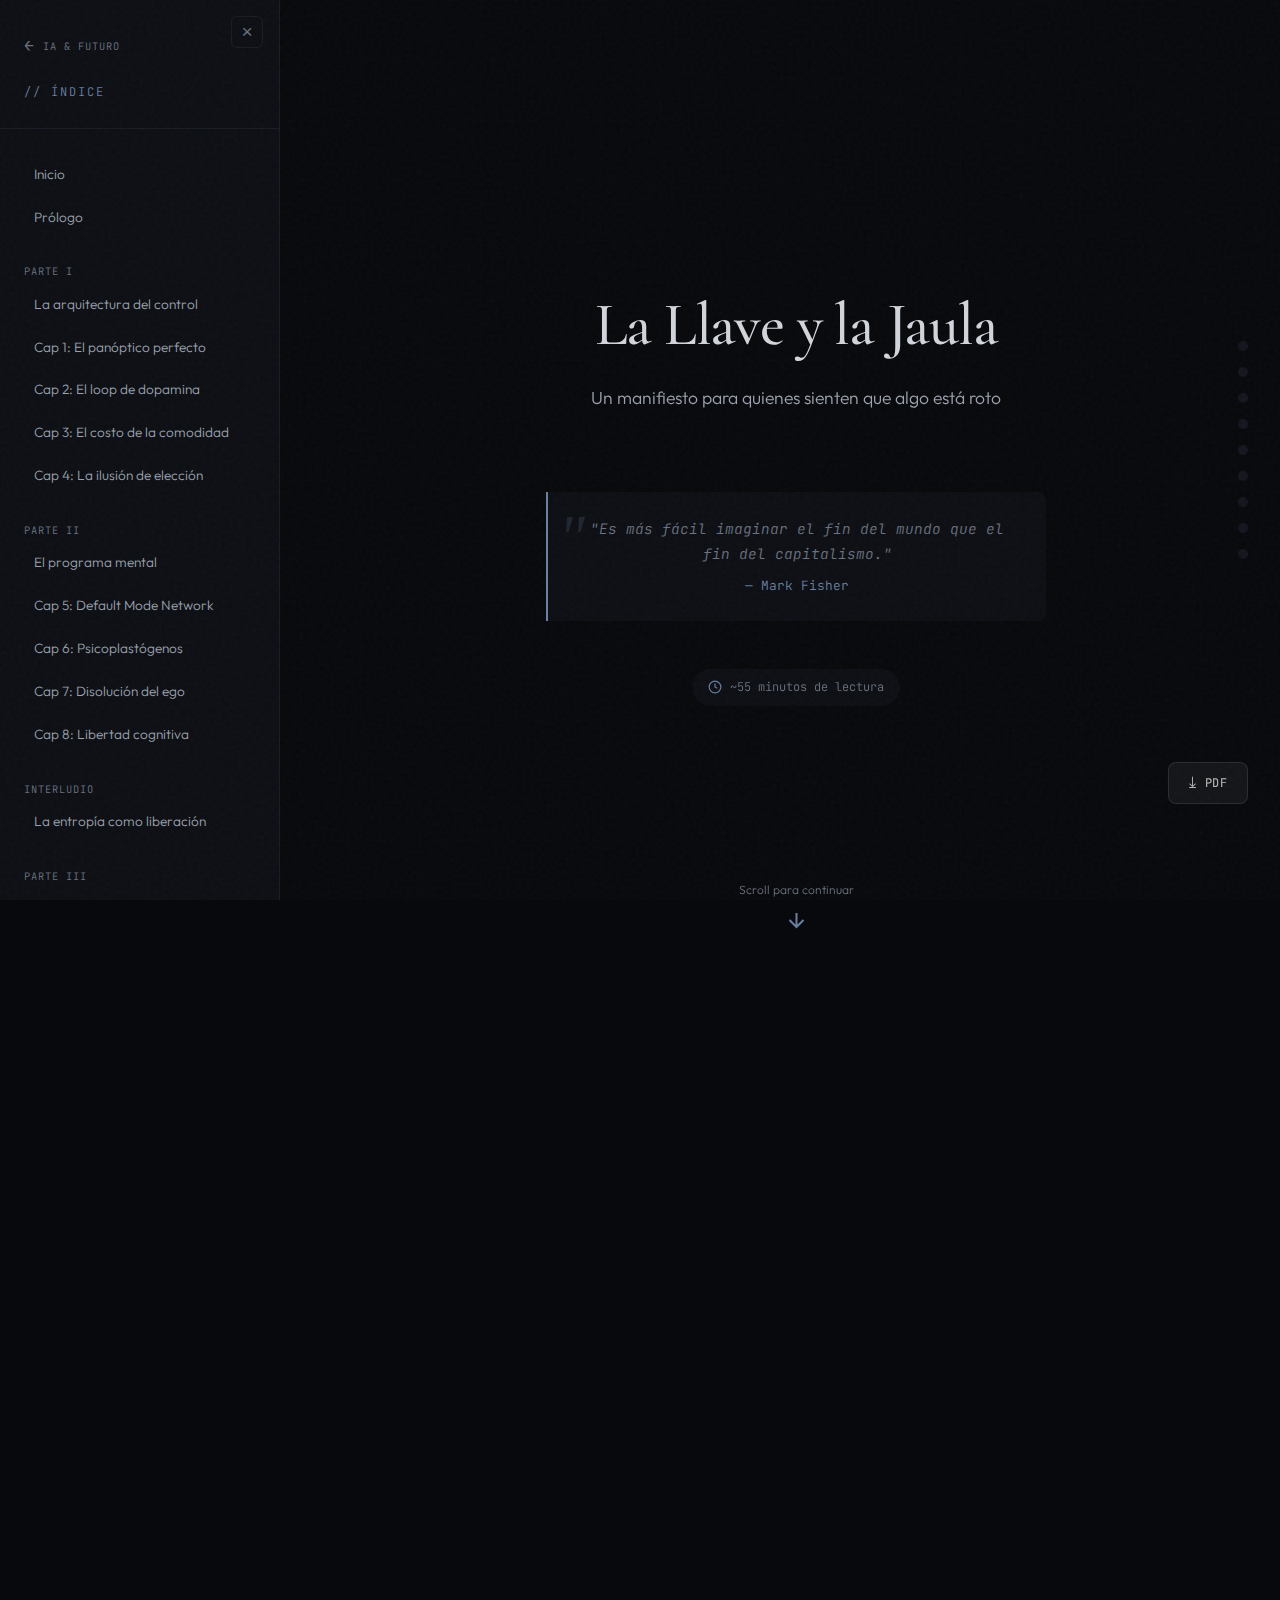
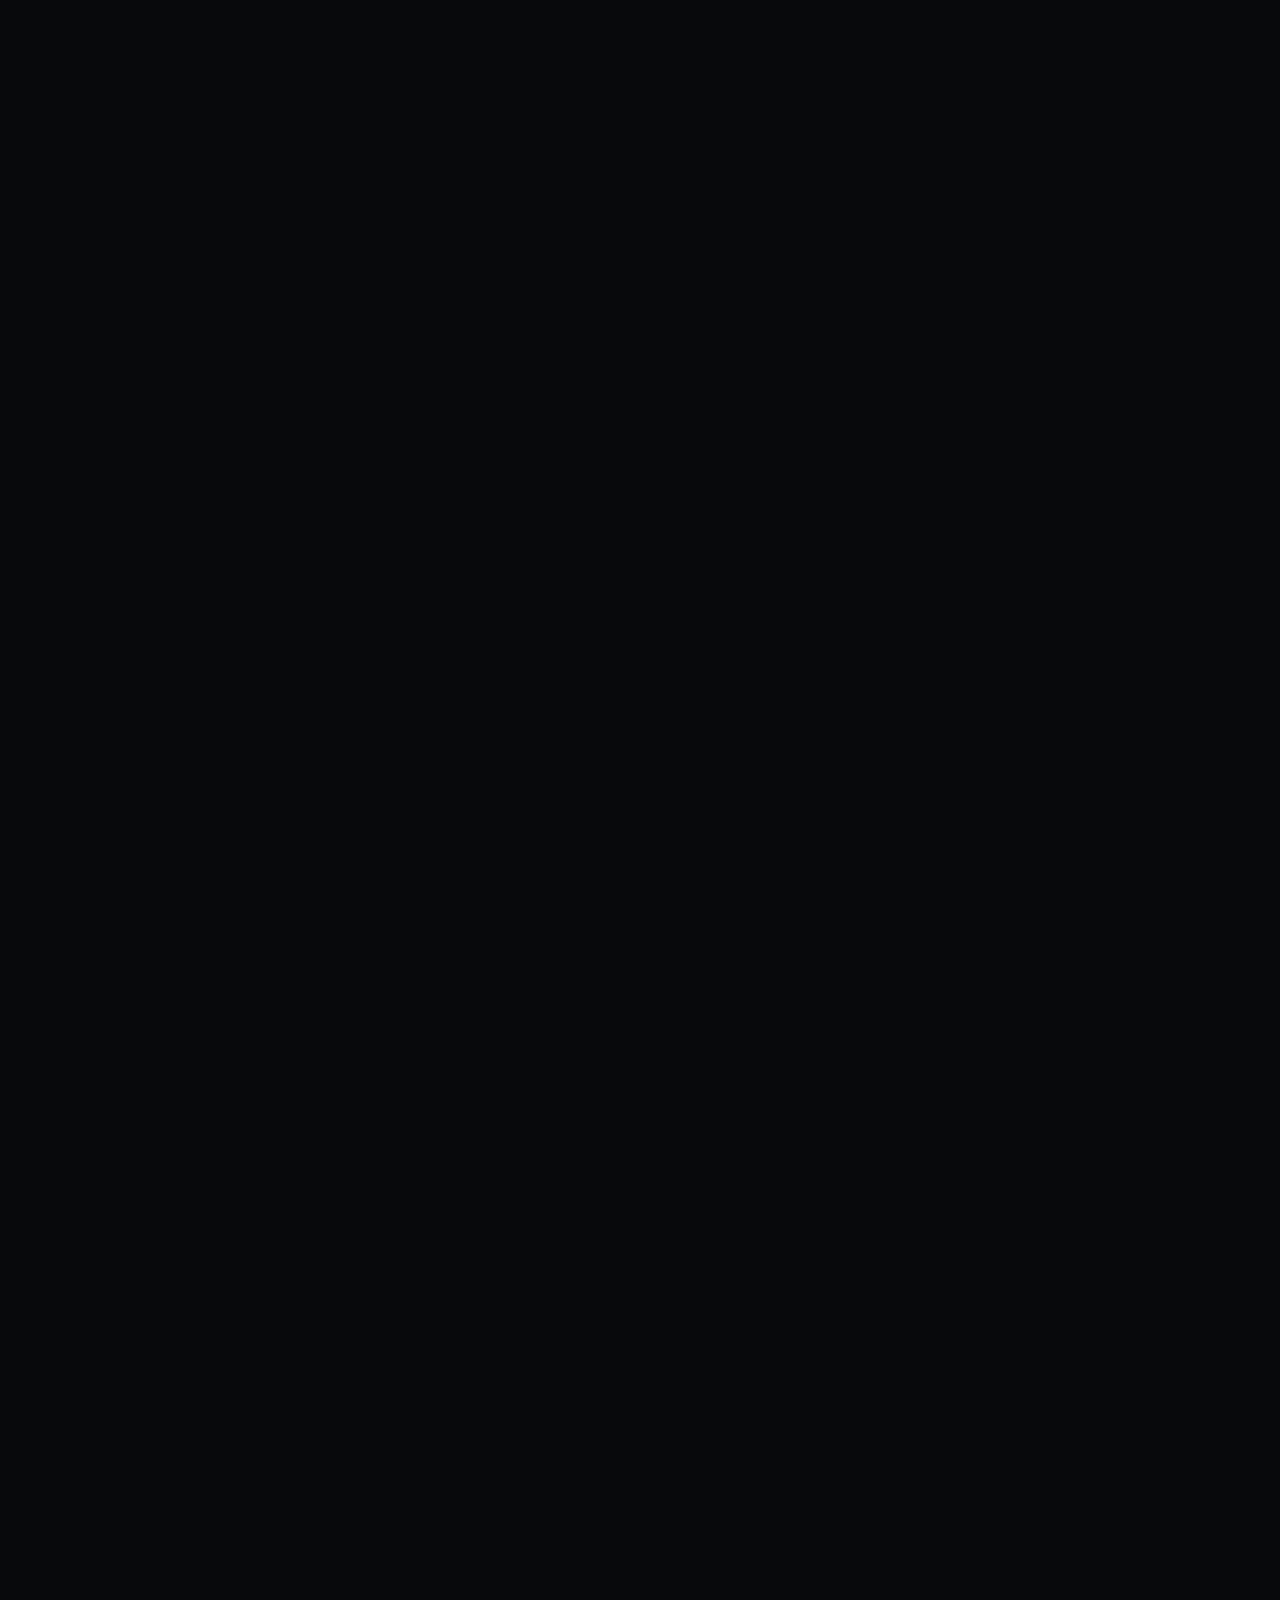
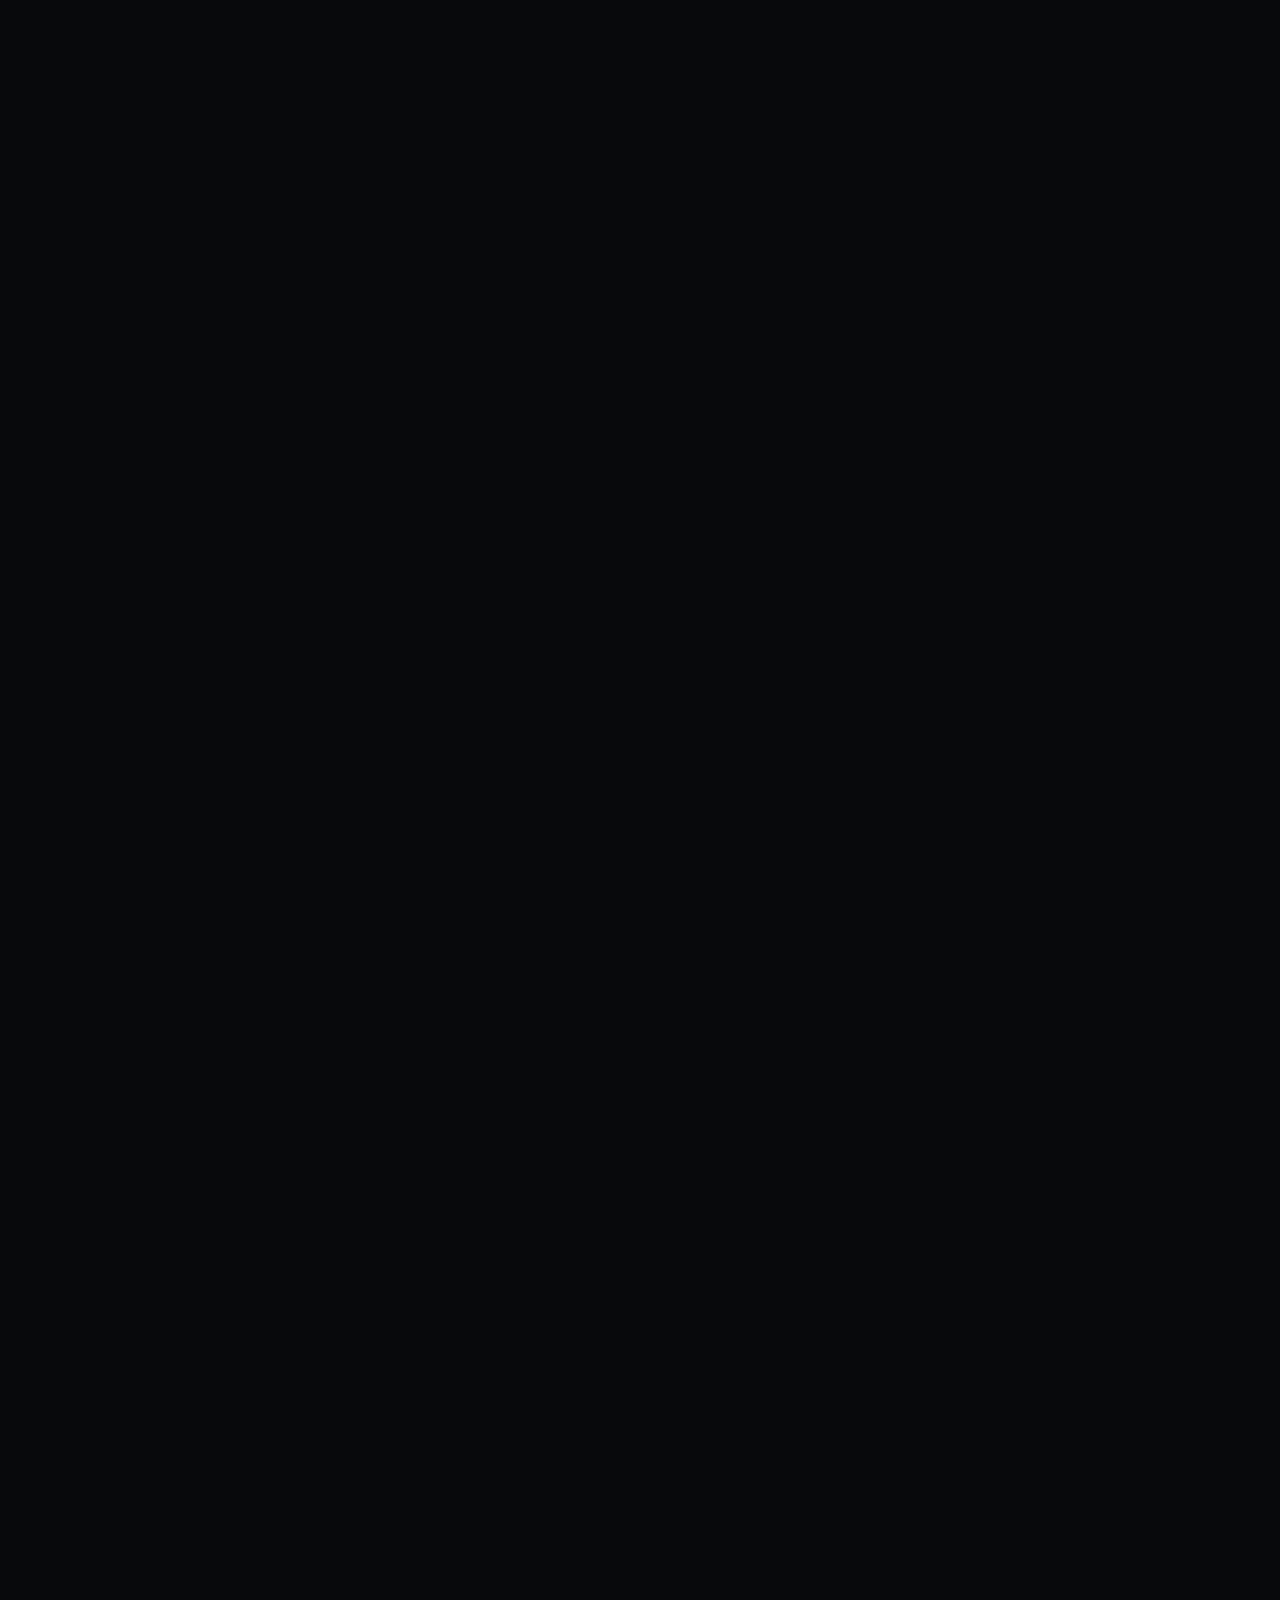
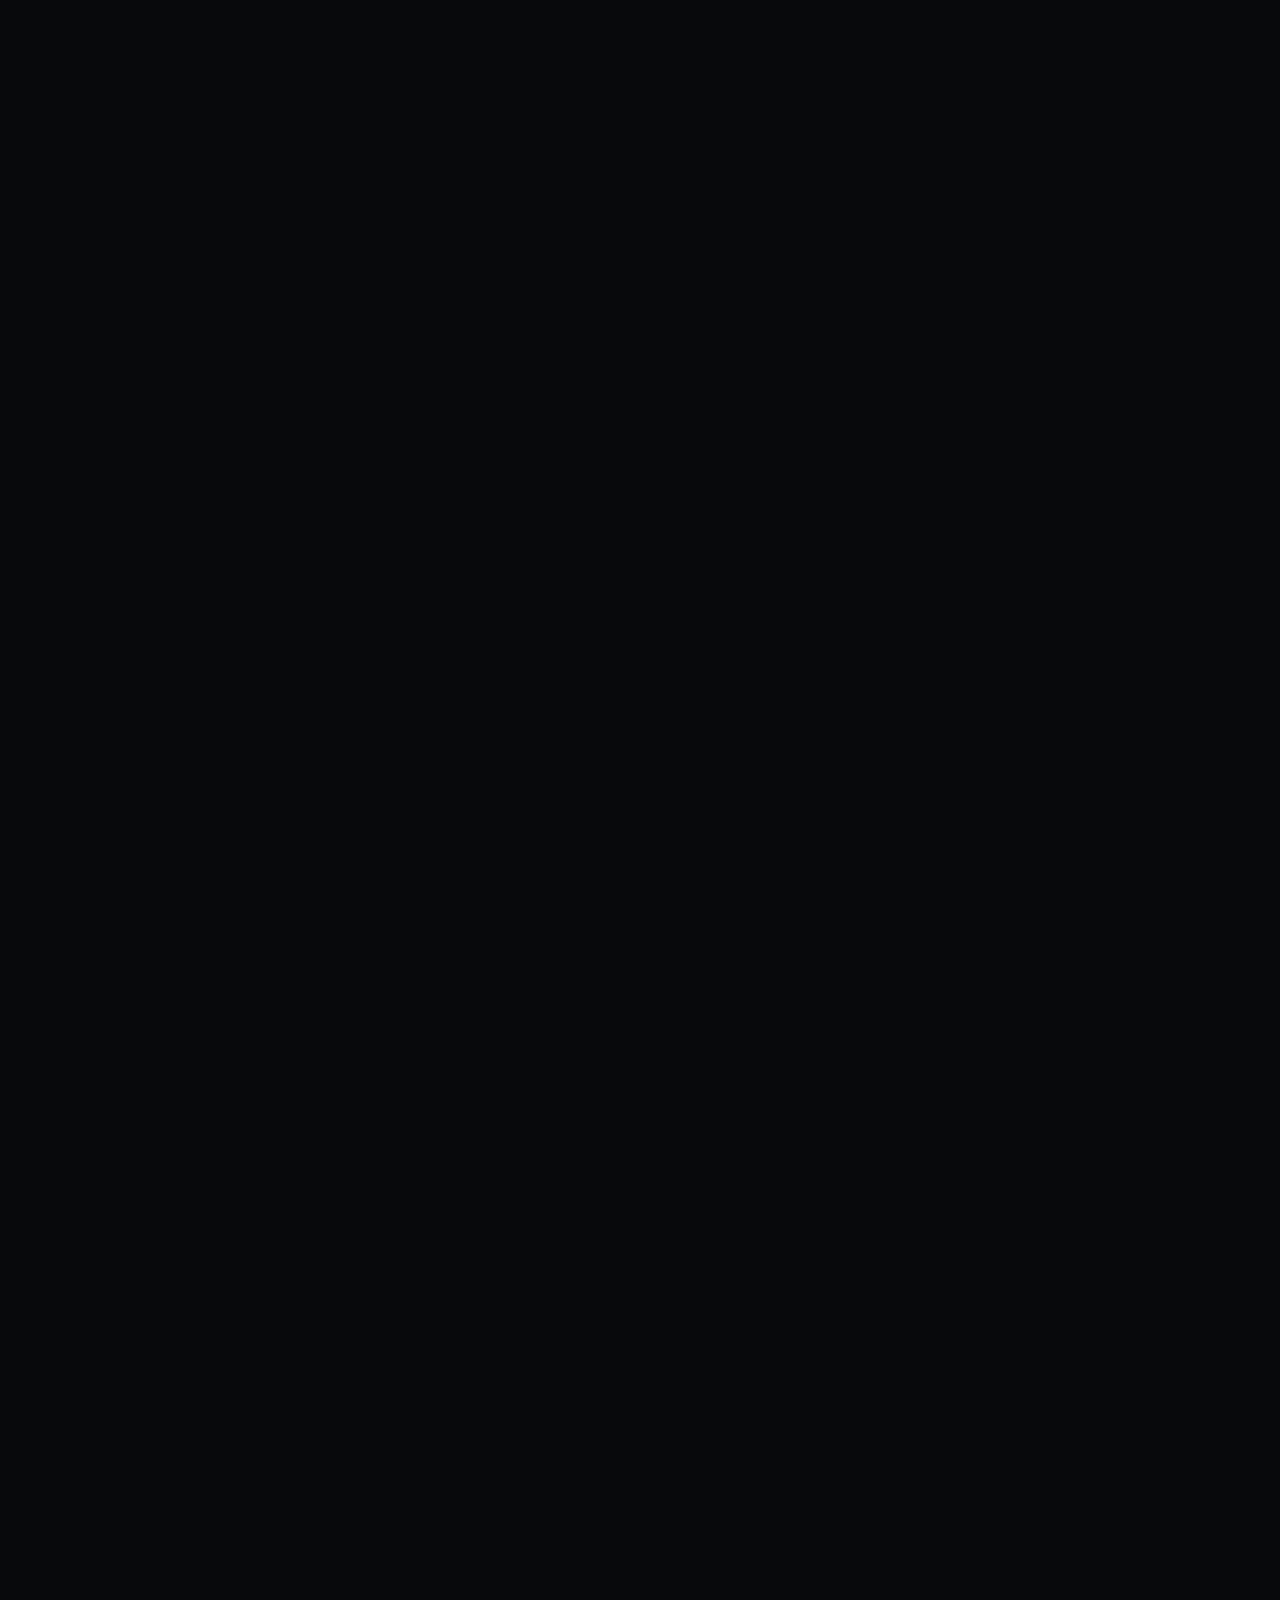
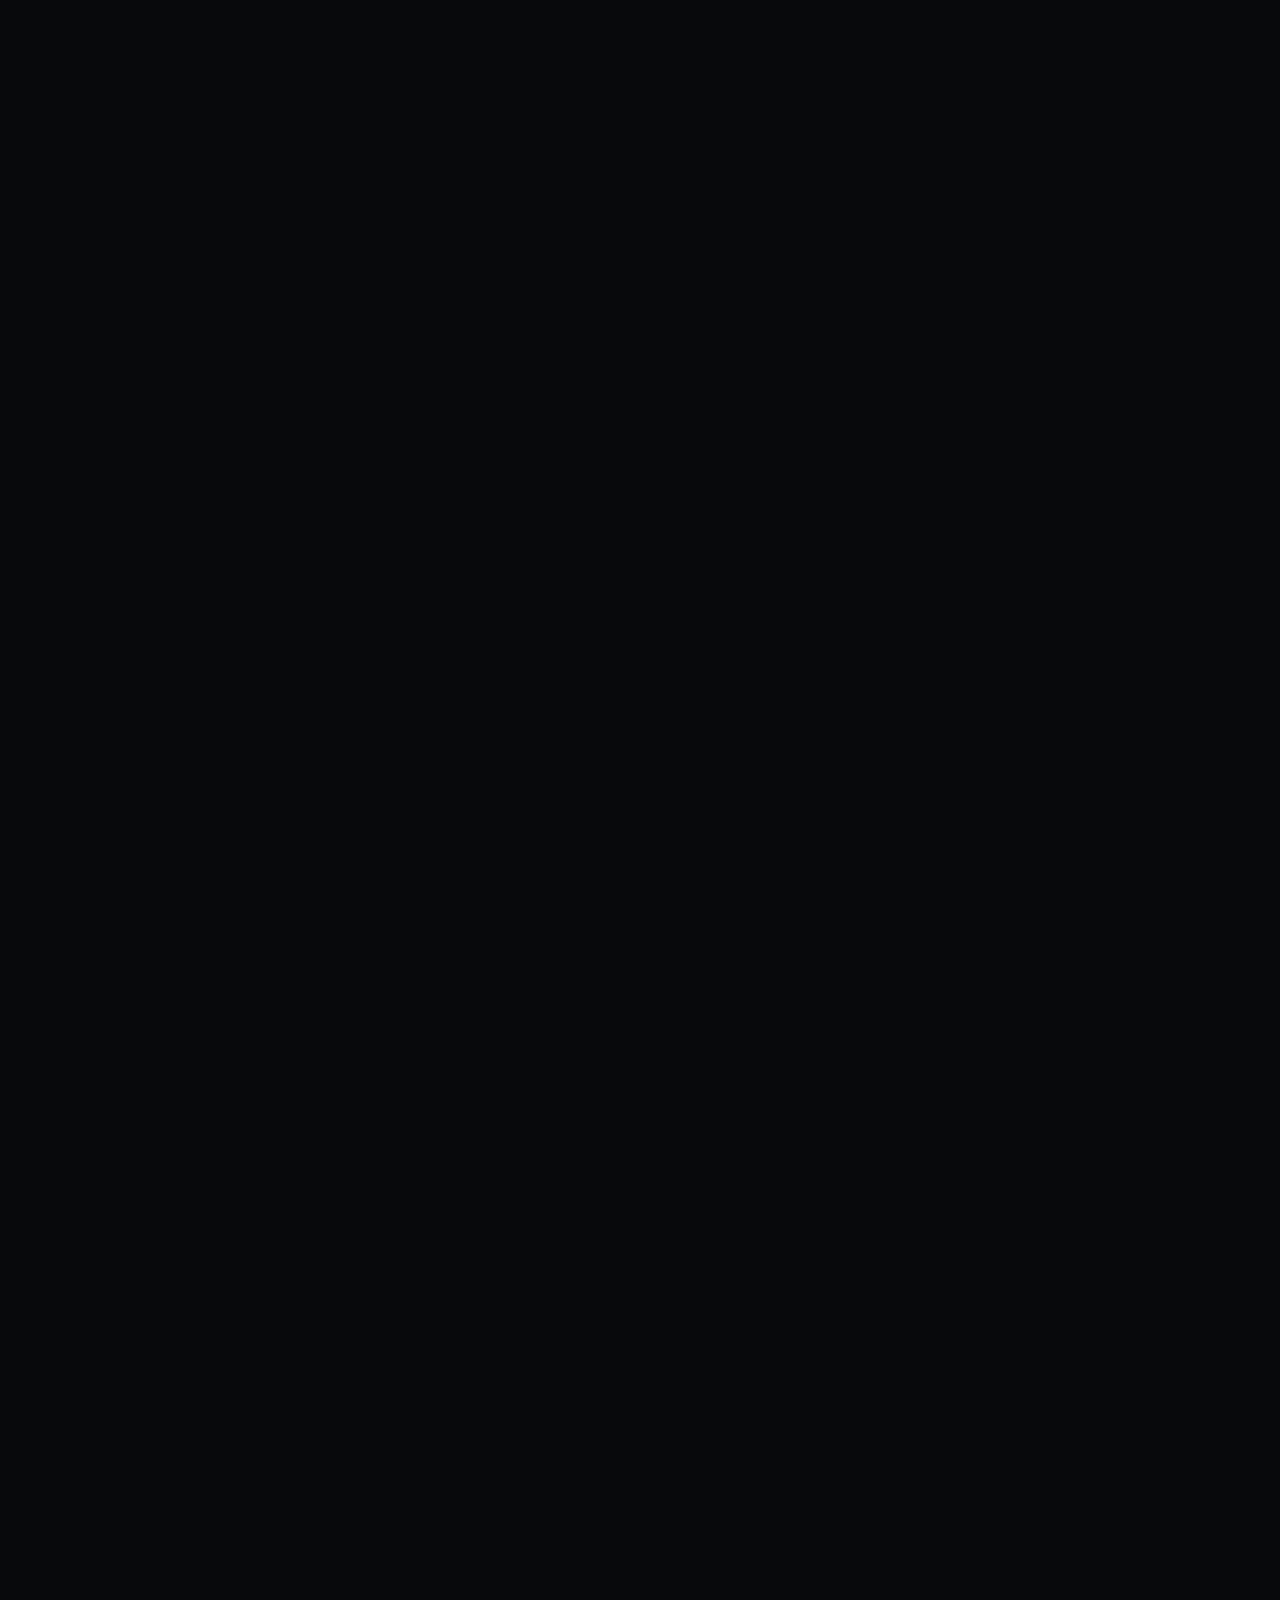
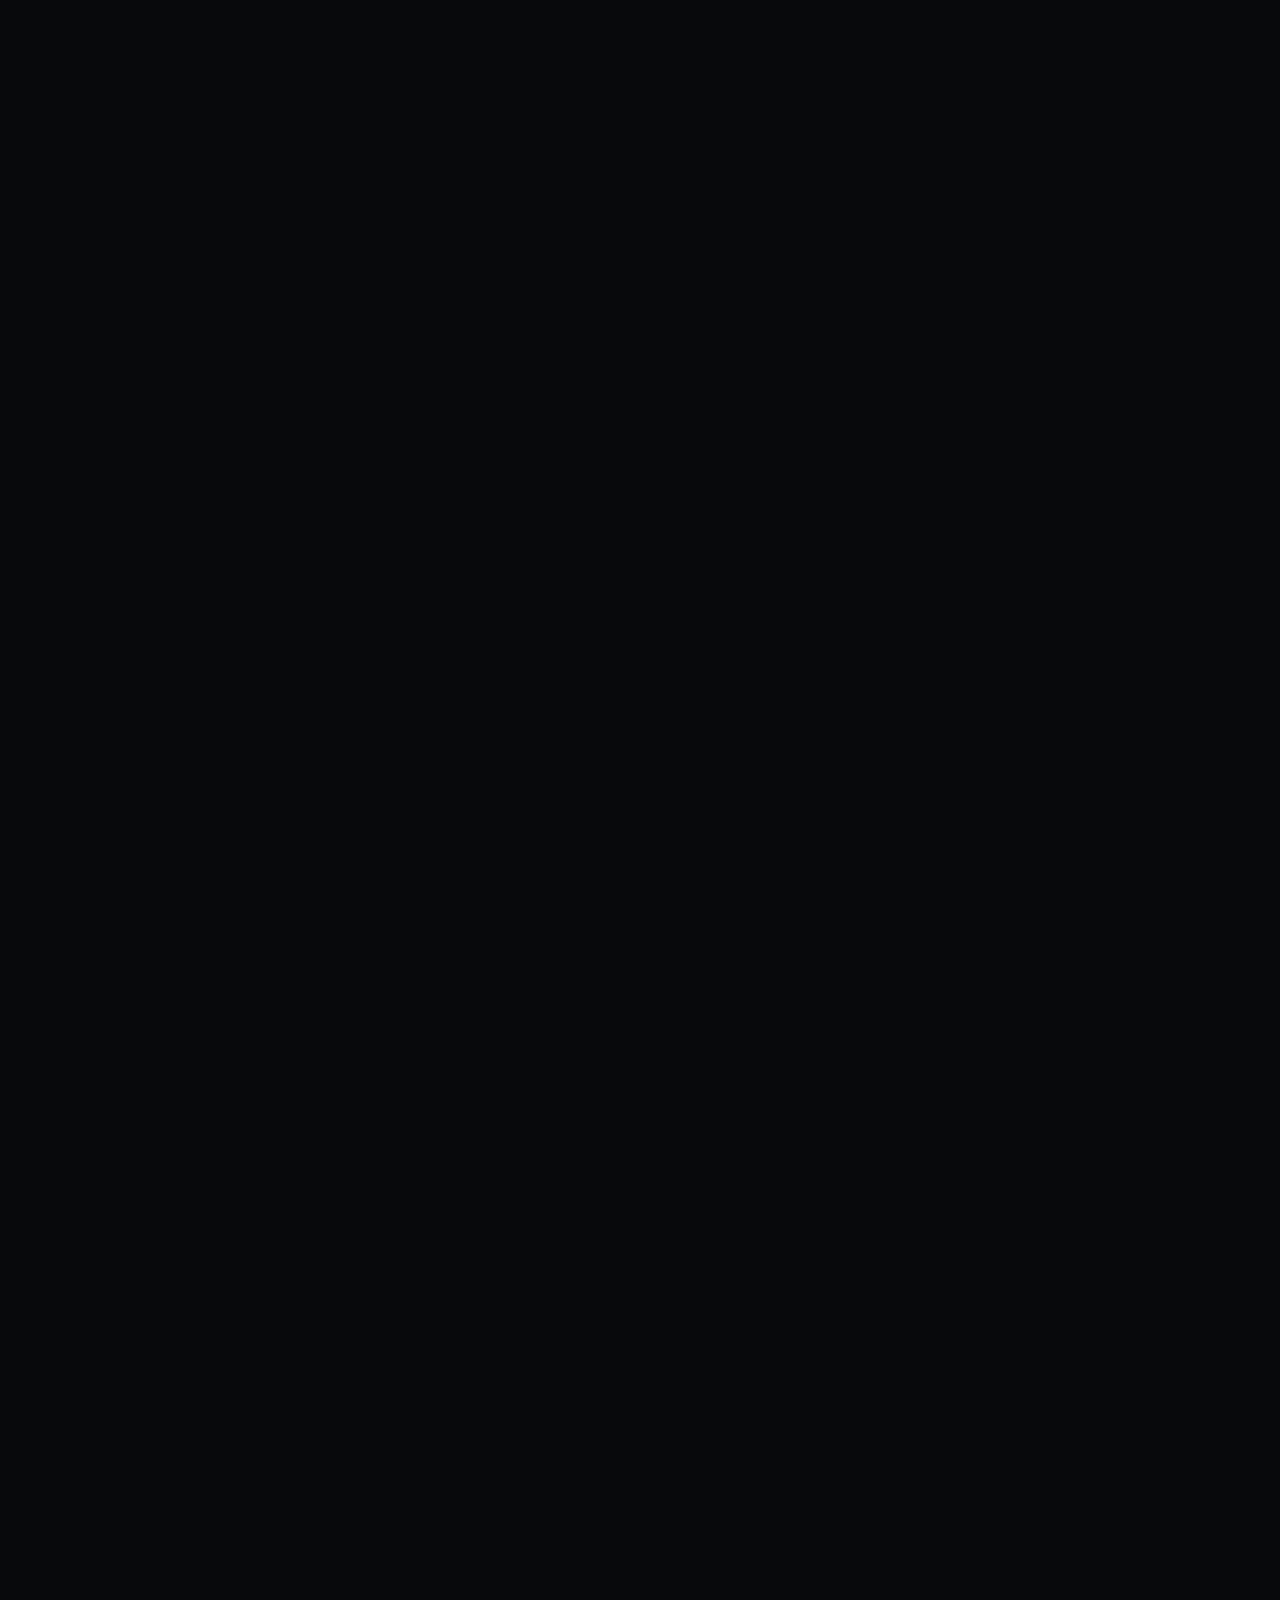
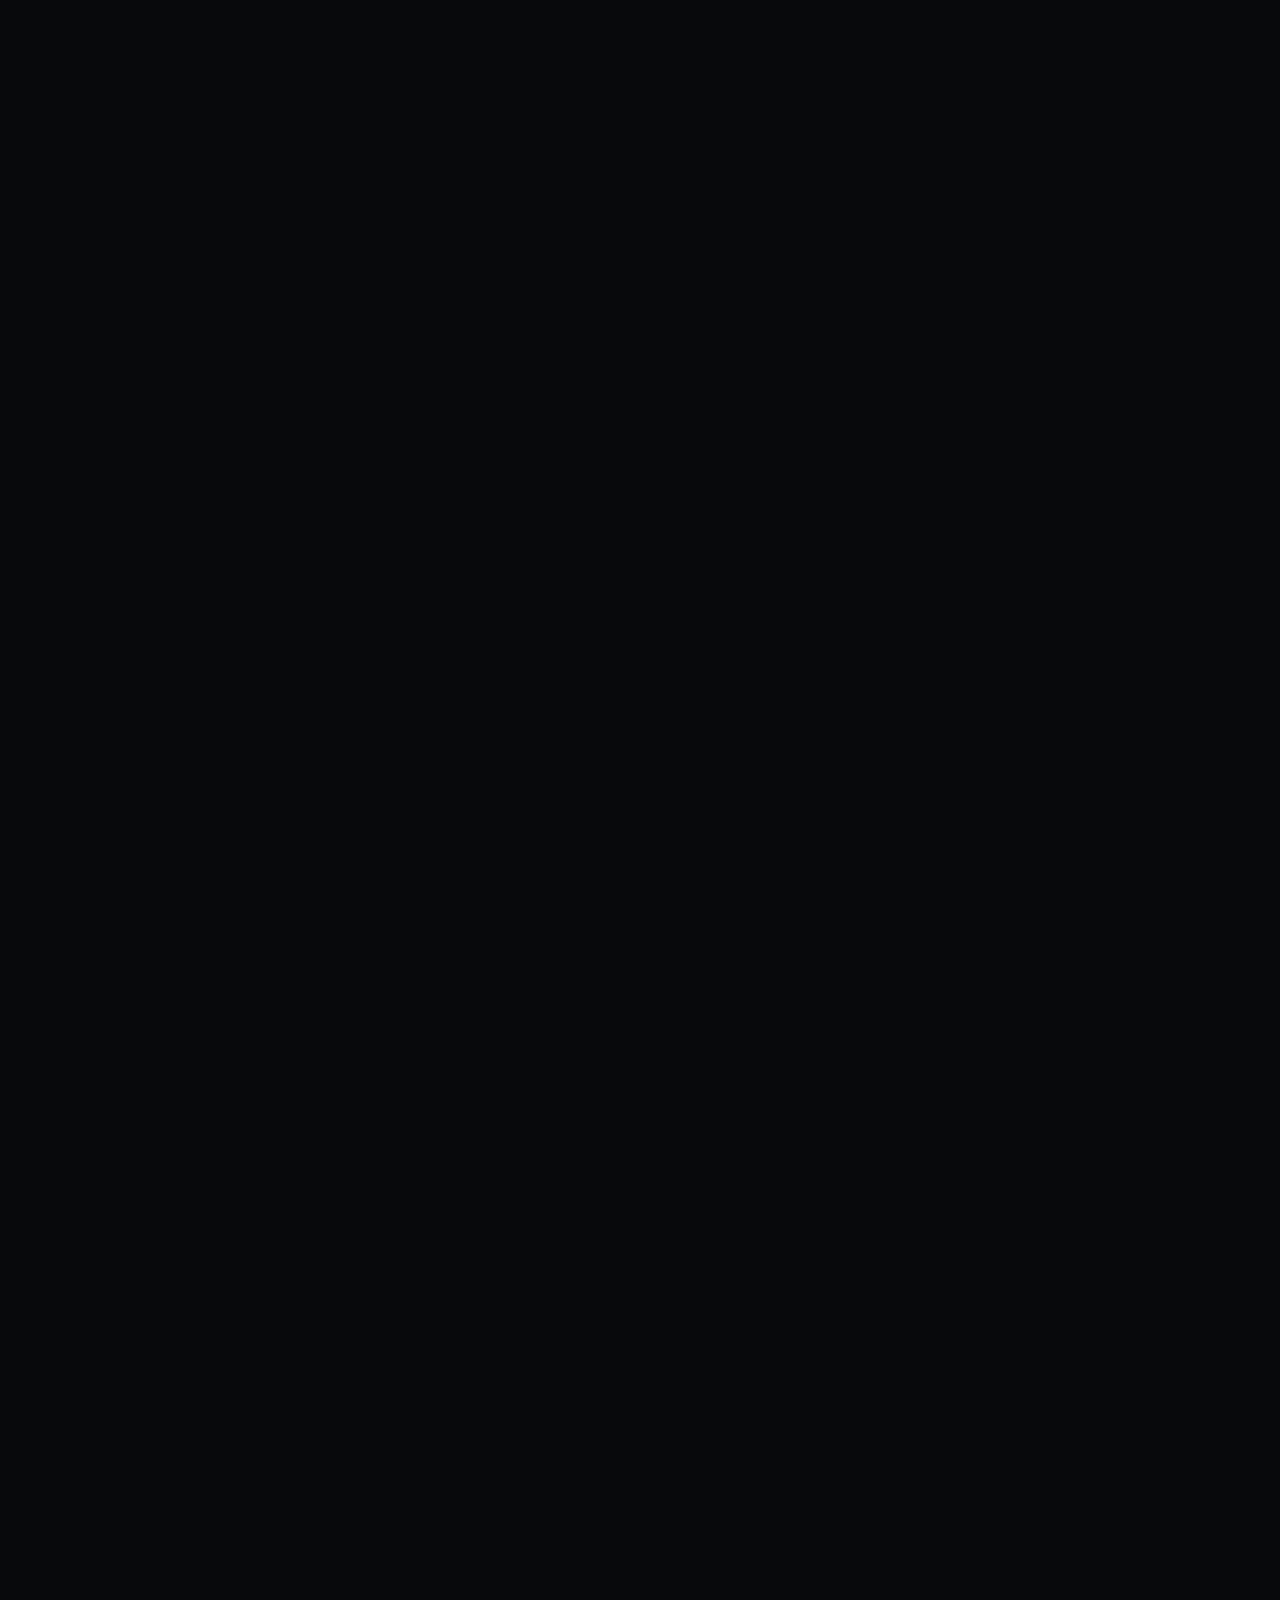
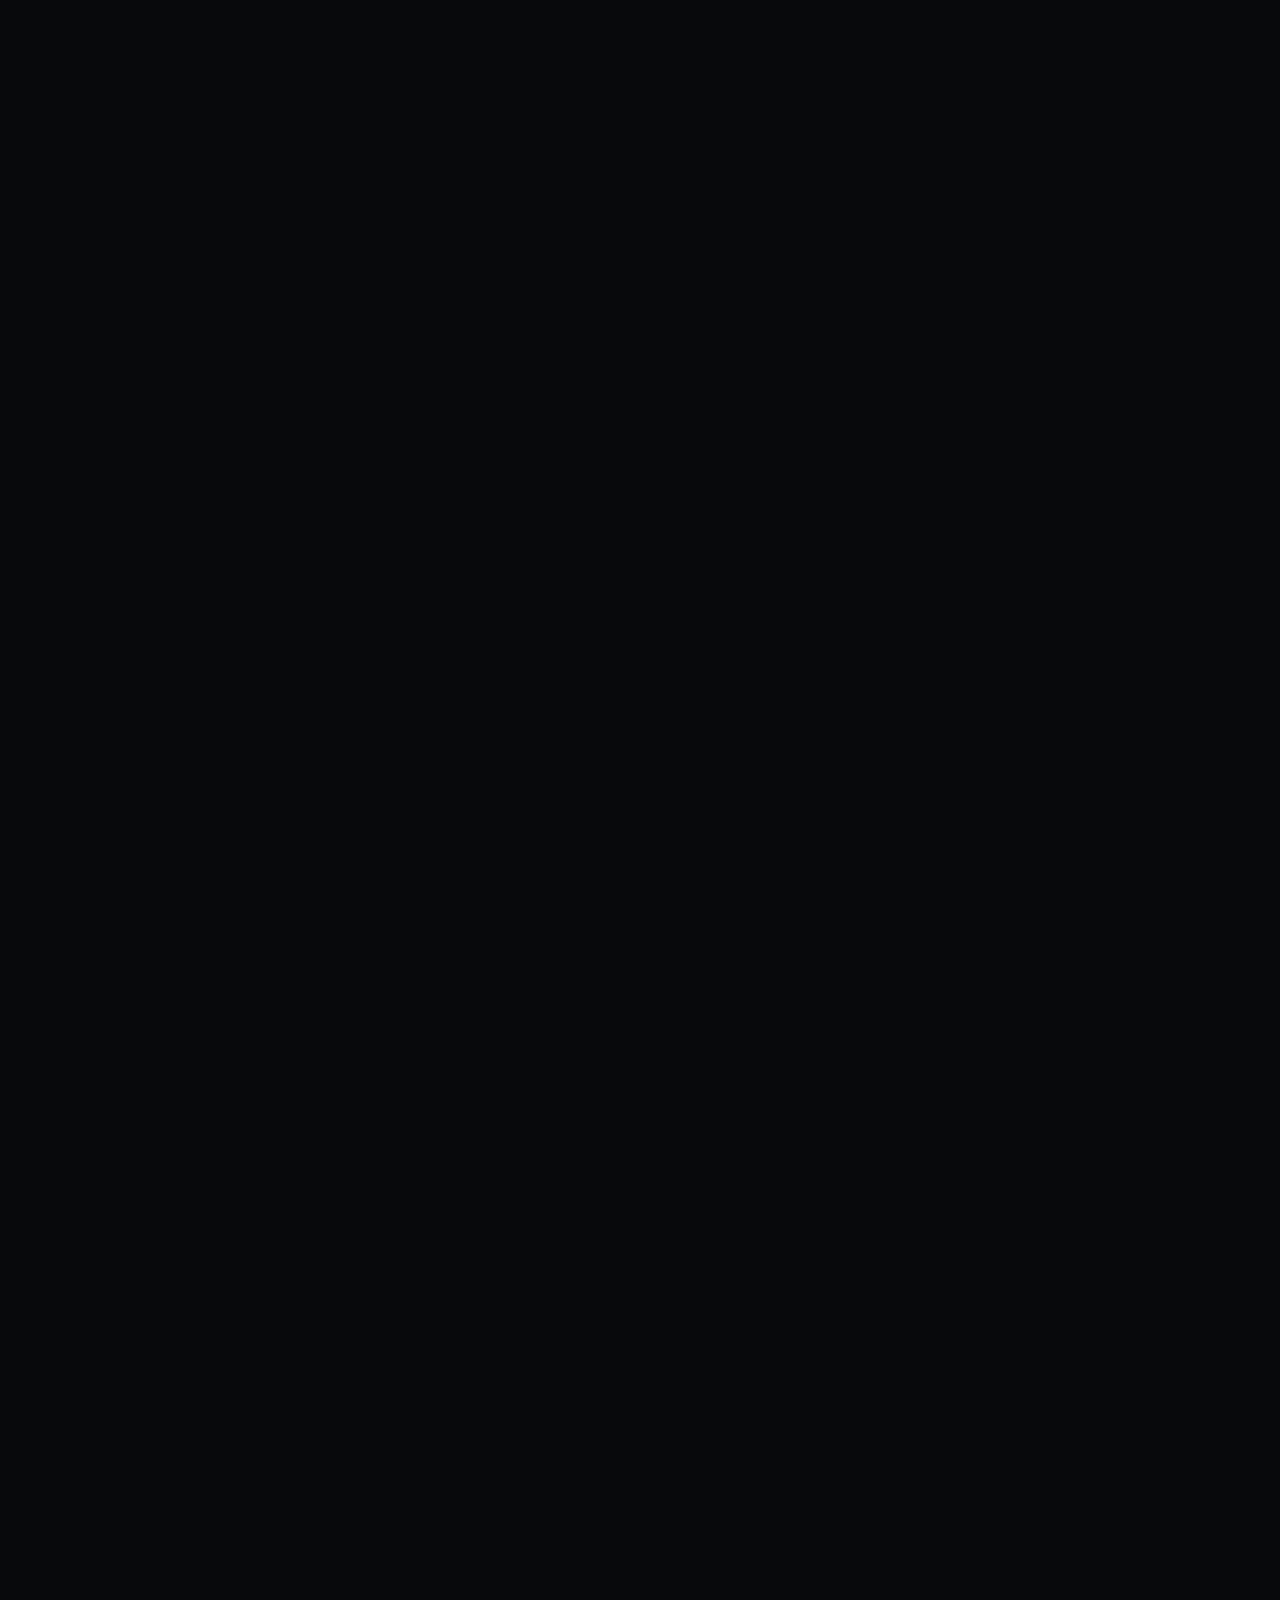
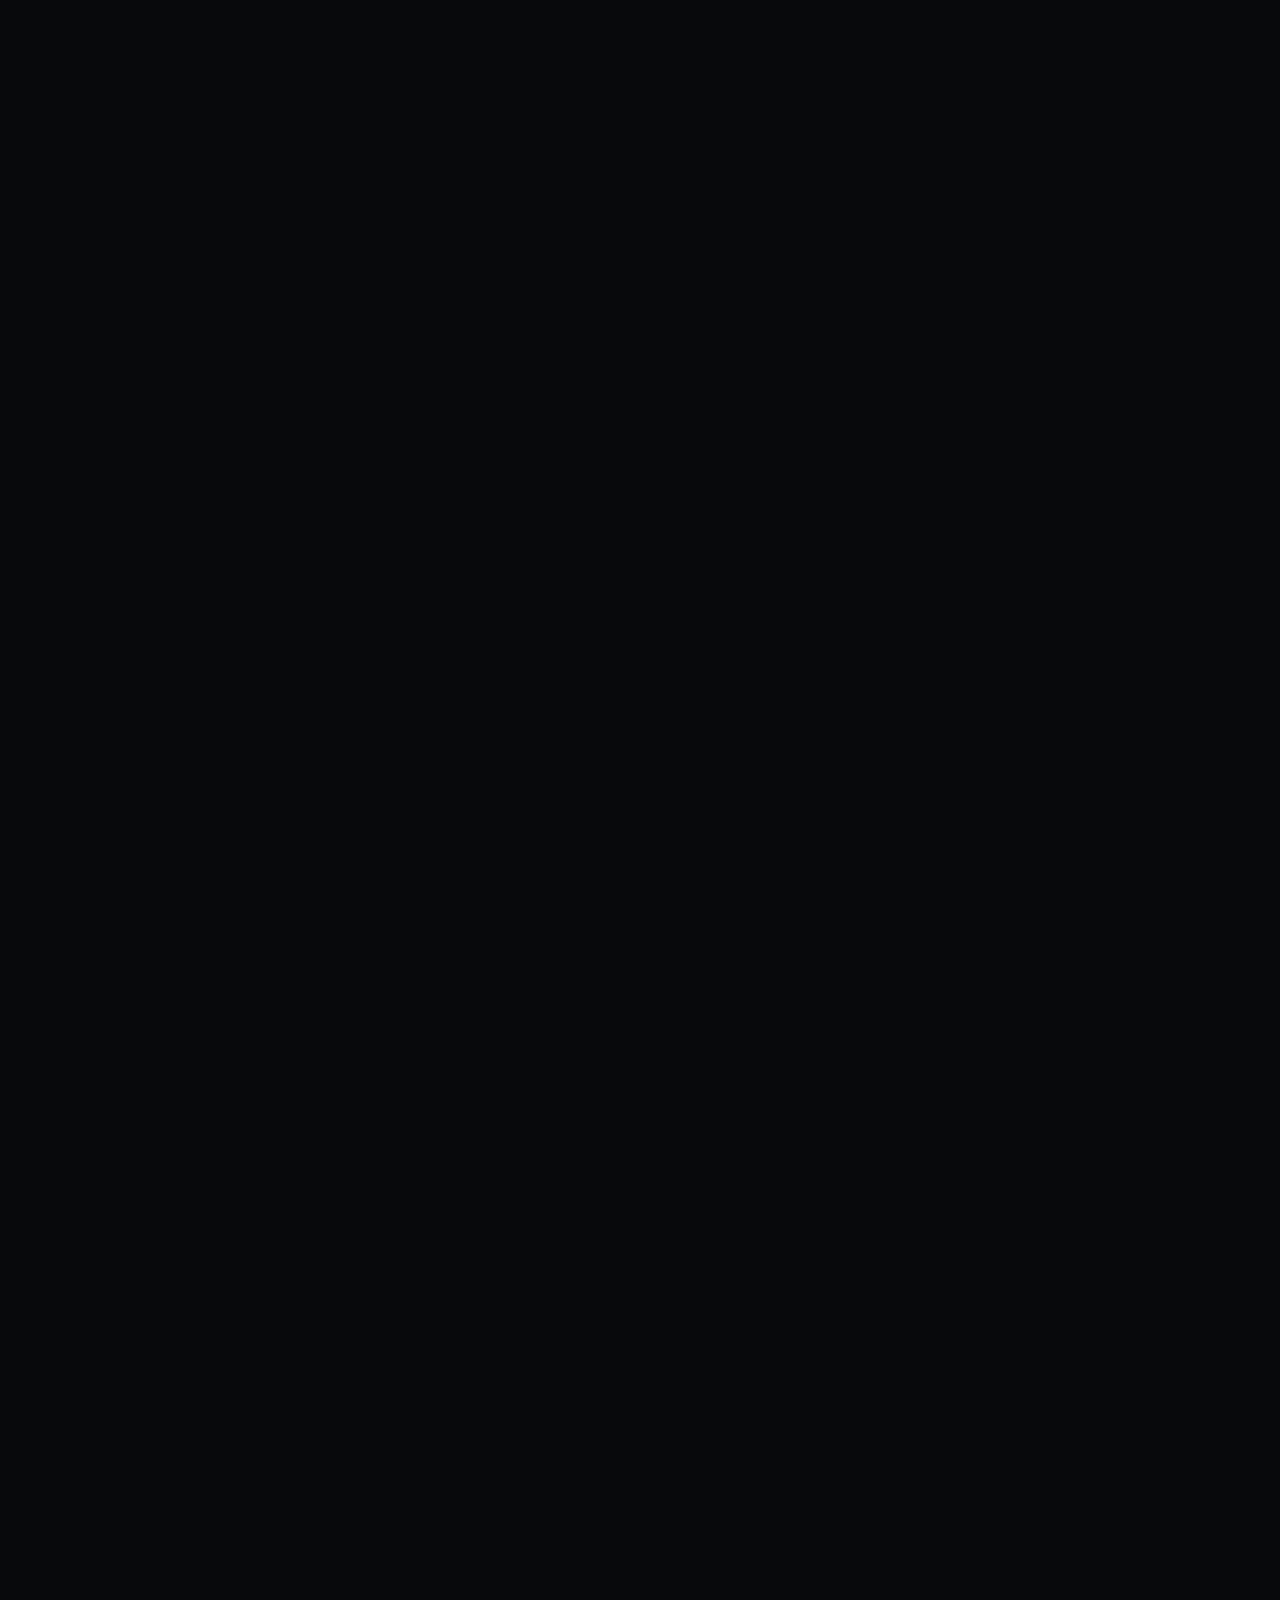
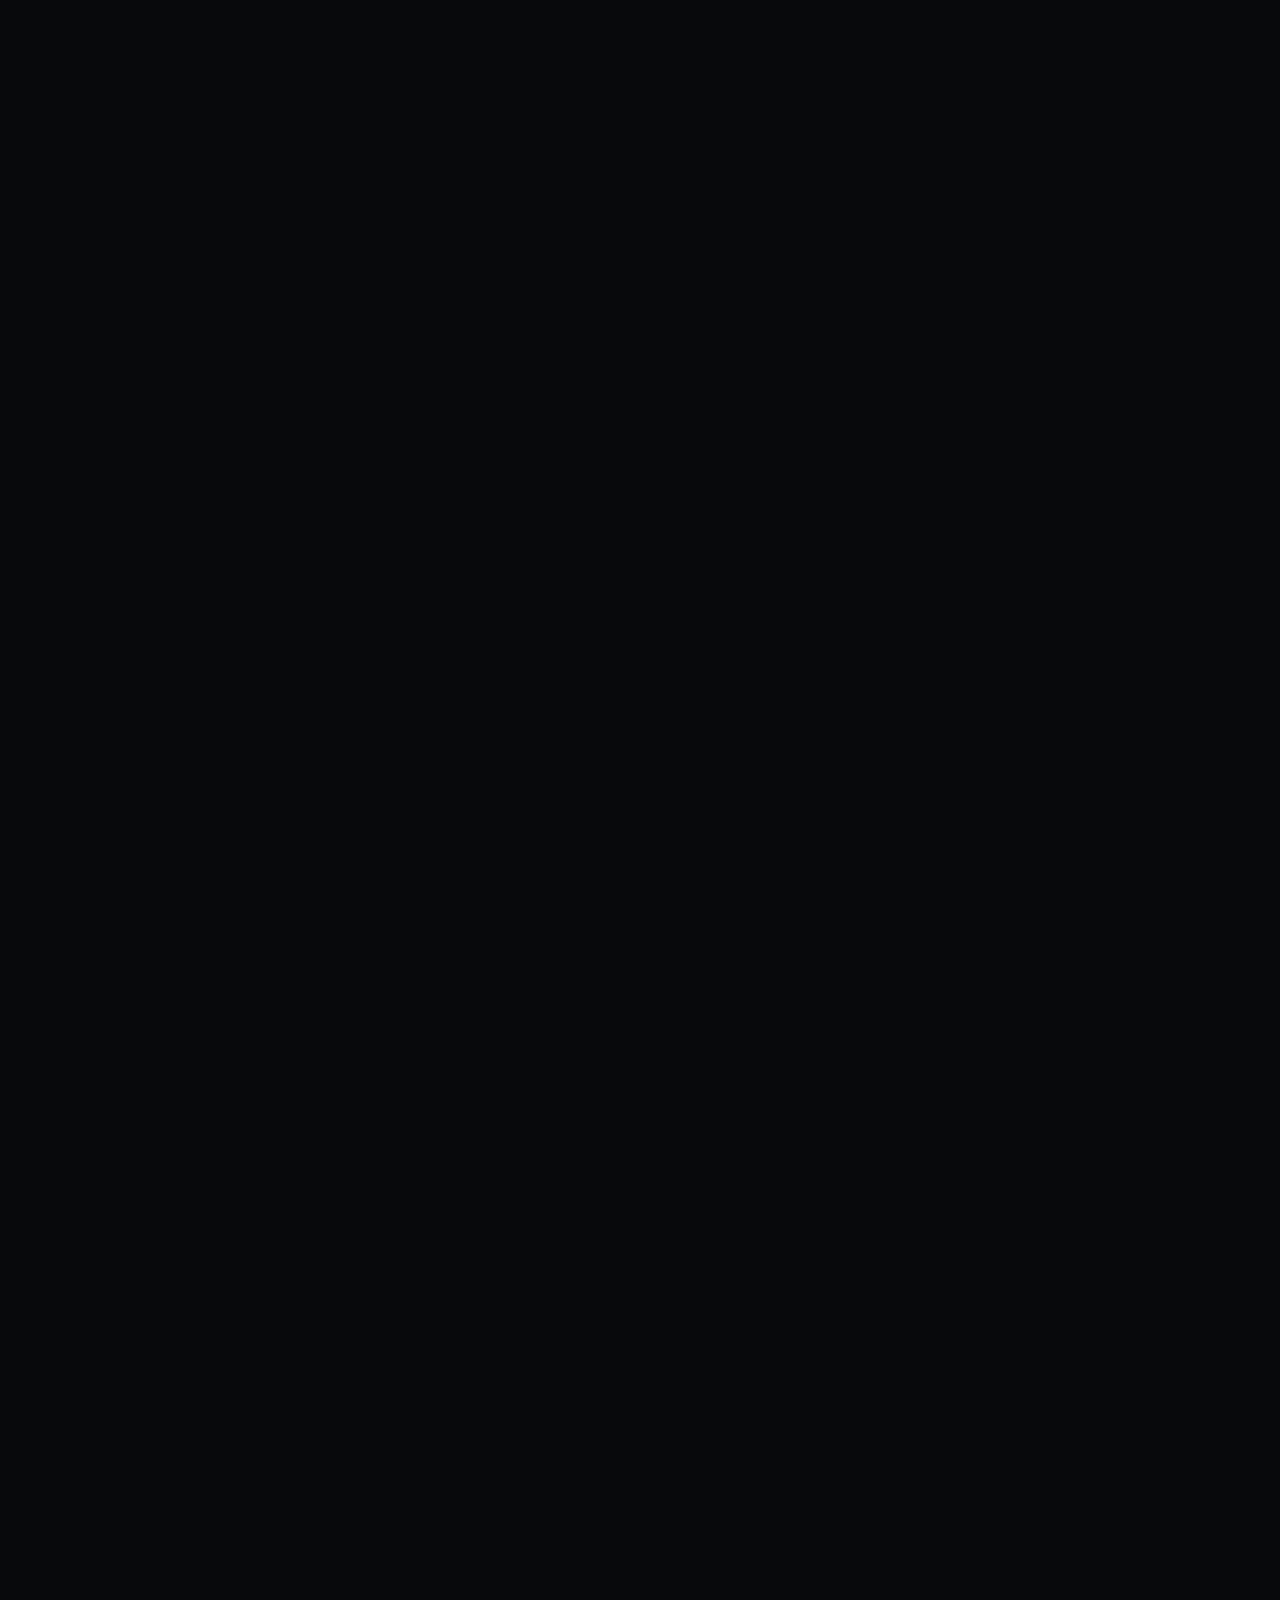
<file: mundos/ia-futuro/posts/la-llave-y-la-jaula.html>
<!DOCTYPE html>
<html lang="es">
<head>
    <meta charset="UTF-8">
    <meta name="viewport" content="width=device-width, initial-scale=1.0">
    <title>La Llave y la Jaula — ShamanTek</title>
    <meta name="description" content="Un viaje a través de las estructuras invisibles que moldean nuestra percepción y las herramientas que pueden liberarnos. Manifiesto sobre soberanía digital, Bitcoin, privacidad y descentralización.">
    <meta name="keywords" content="Bitcoin, privacidad, cypherpunk, descentralización, soberanía digital, capitalismo vigilancia, neurociencia, libertad">
    <meta name="author" content="ShamanTek">

    <!-- Open Graph -->
    <meta property="og:type" content="article">
    <meta property="og:title" content="La Llave y la Jaula — ShamanTek">
    <meta property="og:description" content="Un viaje a través de las estructuras invisibles que moldean nuestra percepción y las herramientas que pueden liberarnos. Manifiesto sobre soberanía digital, Bitcoin, privacidad y descentralización.">

    <!-- Fonts -->
    <link rel="preconnect" href="https://fonts.googleapis.com">
    <link rel="preconnect" href="https://fonts.gstatic.com" crossorigin>
    <link href="https://fonts.googleapis.com/css2?family=Cormorant+Garamond:ital,wght@0,400;0,500;0,600;1,400;1,500&family=JetBrains+Mono:wght@400&family=Outfit:wght@300;400;500&display=swap" rel="stylesheet">

    <!-- Favicon -->
    <link rel="icon" type="image/svg+xml" href="../../../favicon.svg">

    <!-- External CSS -->
    <link rel="stylesheet" href="../../../styles/la-llave.css">
    <link rel="stylesheet" href="../../../styles/pdf-download.css">
    <link rel="stylesheet" href="../../../styles/article-extras.css">
</head>
<body>
    <!-- Back to Home button -->
    <a href="../../../index.html" class="back-link-home" style="position: fixed; top: 1.5rem; left: 1.5rem; z-index: 100; display: flex; align-items: center; gap: 8px; text-decoration: none; color: rgba(255,255,255,0.7); font-family: 'JetBrains Mono', monospace; font-size: 0.75rem; letter-spacing: 1px; transition: color 0.3s;">
        <span style="font-size: 1.2rem;">←</span>
        <span>SHAMANTEK</span>
    </a>

    <div class="grid-bg"></div>
    <div class="progress-bar" id="progressBar"></div>

    <!-- Navigation Toggle -->
    <button class="nav-toggle" id="navToggle" aria-label="Toggle navigation">
        <span></span>
    </button>

    <!-- Navigation -->
    <nav class="nav" id="nav">
        <button class="nav-close" id="navClose" aria-label="Cerrar índice">×</button>
        <div class="nav-header">
            <a href="../index.html" style="display: flex; align-items: center; gap: 8px; text-decoration: none; color: var(--text-muted); font-family: 'JetBrains Mono', monospace; font-size: 0.65rem; letter-spacing: 1px; margin-bottom: 1rem; transition: color 0.3s;">
                <span style="font-size: 1rem;">←</span> IA & FUTURO
            </a>
            <span class="nav-title">// Índice</span>
        </div>
        
        <div class="nav-section">
            <a href="#hero" class="nav-link">Inicio</a>
            <a href="#prologo" class="nav-link">Prólogo</a>
        </div>

        <div class="nav-section">
            <span class="nav-section-title">Parte I</span>
            <a href="#parte1" class="nav-link">La arquitectura del control</a>
            <a href="#cap1" class="nav-link">Cap 1: El panóptico perfecto</a>
            <a href="#cap2" class="nav-link">Cap 2: El loop de dopamina</a>
            <a href="#cap3" class="nav-link">Cap 3: El costo de la comodidad</a>
            <a href="#cap4" class="nav-link">Cap 4: La ilusión de elección</a>
        </div>

        <div class="nav-section">
            <span class="nav-section-title">Parte II</span>
            <a href="#parte2" class="nav-link">El programa mental</a>
            <a href="#cap5" class="nav-link">Cap 5: Default Mode Network</a>
            <a href="#cap6" class="nav-link">Cap 6: Psicoplastógenos</a>
            <a href="#cap7" class="nav-link">Cap 7: Disolución del ego</a>
            <a href="#cap8" class="nav-link">Cap 8: Libertad cognitiva</a>
        </div>

        <div class="nav-section">
            <span class="nav-section-title">Interludio</span>
            <a href="#interludio" class="nav-link">La entropía como liberación</a>
        </div>

        <div class="nav-section">
            <span class="nav-section-title">Parte III</span>
            <a href="#parte3" class="nav-link">Las raíces de la resistencia</a>
            <a href="#cap9" class="nav-link">Cap 9: Los profetas del código</a>
            <a href="#cap10" class="nav-link">Cap 10: Las Crypto Wars</a>
            <a href="#cap11" class="nav-link">Cap 11: Bitcoin</a>
            <a href="#cap12" class="nav-link">Cap 12: CBDC</a>
            <a href="#cap13" class="nav-link">Cap 13: IA local</a>
            <a href="#cap14" class="nav-link">Cap 14: Descentralización</a>
        </div>

        <div class="nav-section">
            <span class="nav-section-title">Parte IV</span>
            <a href="#parte4" class="nav-link">Declaración de principios</a>
        </div>

        <div class="nav-section">
            <span class="nav-section-title">Parte V</span>
            <a href="#parte5" class="nav-link">Casos reales</a>
            <a href="#iran" class="nav-link">Irán</a>
            <a href="#venezuela" class="nav-link">Venezuela</a>
            <a href="#argentina" class="nav-link">Argentina</a>
            <a href="#canada" class="nav-link">Canadá</a>
            <a href="#usa" class="nav-link">Estados Unidos</a>
            <a href="#nigeria" class="nav-link">Nigeria</a>
            <a href="#uk" class="nav-link">Reino Unido</a>
            <a href="#eu" class="nav-link">Unión Europea</a>
            <a href="#india" class="nav-link">India</a>
            <a href="#myanmar" class="nav-link">Myanmar</a>
            <a href="#china" class="nav-link">China</a>
        </div>

        <div class="nav-section">
            <span class="nav-section-title">Parte VI</span>
            <a href="#parte6" class="nav-link">Guía práctica</a>
            <a href="#herramientas" class="nav-link">Herramientas</a>
        </div>

        <div class="nav-section">
            <a href="#epilogo" class="nav-link">Epílogo</a>
            <a href="#fuentes" class="nav-link">Fuentes</a>
        </div>
    </nav>

    <!-- TOC Progress dots -->
    <div class="toc-progress" id="tocProgress">
        <div class="toc-dot" data-section="hero" title="Inicio"></div>
        <div class="toc-dot" data-section="parte1" title="Parte I"></div>
        <div class="toc-dot" data-section="parte2" title="Parte II"></div>
        <div class="toc-dot" data-section="interludio" title="Interludio"></div>
        <div class="toc-dot" data-section="parte3" title="Parte III"></div>
        <div class="toc-dot" data-section="parte4" title="Parte IV"></div>
        <div class="toc-dot" data-section="parte5" title="Parte V"></div>
        <div class="toc-dot" data-section="parte6" title="Parte VI"></div>
        <div class="toc-dot" data-section="epilogo" title="Epílogo"></div>
    </div>

    <!-- Main Content -->
    <main class="main">
        <!-- Hero Section -->
        <section class="hero" id="hero">
            <h1 class="hero-title">La Llave y la Jaula</h1>
            <p class="hero-subtitle">Un manifiesto para quienes sienten que algo está roto</p>
            
            <blockquote class="hero-quote">
                "Es más fácil imaginar el fin del mundo que el fin del capitalismo."
                <cite>— Mark Fisher</cite>
            </blockquote>

            <div class="reading-time">
                <svg xmlns="http://www.w3.org/2000/svg" viewBox="0 0 24 24" fill="none" stroke="currentColor" stroke-width="2">
                    <circle cx="12" cy="12" r="10"></circle>
                    <polyline points="12 6 12 12 16 14"></polyline>
                </svg>
                <span>~55 minutos de lectura</span>
            </div>

            <div class="scroll-indicator">
                <span>Scroll para continuar</span>
                <svg xmlns="http://www.w3.org/2000/svg" viewBox="0 0 24 24" fill="none" stroke="currentColor" stroke-width="2">
                    <path d="M12 5v14M5 12l7 7 7-7"/>
                </svg>
            </div>
        </section>

        <!-- Prólogo -->
        <section class="section content-section" id="prologo">
            <div class="part-header">
                <span class="part-number">// Prólogo</span>
                <h2 class="part-title">El programa que corre en tu mente</h2>
            </div>

            <p>Abrís los ojos por la mañana. Antes de que tus pies toquen el suelo, tu mano ya busca el teléfono. No es decisión tuya, es reflejo. Un algoritmo diseñado por ingenieros que nunca vas a conocer pasó la noche seleccionando exactamente qué mostrarte para que sigas mirando. Cada notificación es un pequeño disparo de dopamina, calibrado con precisión de casino para mantenerte en un estado de anticipación perpetua.</p>

            <p><strong>Esto no es paranoia. Es el modelo de negocio.</strong></p>

            <p>Mientras desayunás, verificás correos del trabajo aunque es domingo. El límite entre tu tiempo y el tiempo que vendés se volvió invisible. Salís a la calle y cámaras registran tu rostro, tu paso, tu dirección. Tu tarjeta de crédito cuenta una historia más precisa de quién sos que cualquier confesión. Tu teléfono sabe dónde dormiste anoche, cuánto tiempo miraste aquel producto que no compraste, qué buscaste a las 3am cuando no podías dormir.</p>

            <p>Y lo más perturbador: <span class="highlight">nada de esto te sorprende</span>.</p>

            <p>Esa ausencia de sorpresa tiene un nombre: <em>normalización</em>. Y es exactamente lo que necesita el sistema para funcionar.</p>

            <div class="separator"></div>

            <p>Mark Fisher lo llamó <strong>realismo capitalista</strong>: la sensación difusa pero omnipresente de que este es el único mundo posible. No que sea bueno —nadie defiende ya que sea bueno— sino que es <em>inevitable</em>. Que cualquier alternativa es fantasía nostálgica o utopía peligrosa. Que lo mejor que podemos hacer es optimizar nuestra posición dentro de la máquina. ¿Por qué nos cuesta tanto concebir alternativas? Parte de la respuesta está en cómo funciona nuestro propio cerebro: la Red de Modo Predeterminado construye narrativas del yo que incluyen las limitaciones que aceptamos como inevitables — lo explico en <a href="dmn-prision-neuronal-ego.html" class="inline-link">El Default Mode Network: La prisión neuronal del ego</a>.</p>

            <p>El genio del sistema no es convencerte de que es justo. Es convencerte de que es <em>real</em> —tan real como la gravedad— y que resistir es tan inútil como enojarse con el clima.</p>

            <p>Shoshana Zuboff, la profesora de Harvard que acuñó el término "capitalismo de vigilancia", describe el resultado psicológico: <strong>impotencia, resignación y entumecimiento psíquico</strong>. No dolor agudo, que al menos provocaría reacción. Entumecimiento. Un no-sentir que se confunde con paz.</p>

            <blockquote>
                <p>"No tengo nada que ocultar"</p>
            </blockquote>

            <p>...decimos, repitiendo la defensa que nos enseñaron. Sin notar que la frase misma es la evidencia del programa funcionando. Como si la privacidad fuera solo para criminales. Como si vigilar a todos no fuera el crimen.</p>

            <div class="callout">
                <div class="callout-title">
                    <svg xmlns="http://www.w3.org/2000/svg" viewBox="0 0 24 24" fill="none" stroke="currentColor" stroke-width="2">
                        <circle cx="12" cy="12" r="10"></circle>
                        <line x1="12" y1="16" x2="12" y2="12"></line>
                        <line x1="12" y1="8" x2="12.01" y2="8"></line>
                    </svg>
                    Para el lector escéptico
                </div>
                <p>Es fácil leer esto y pensar que es una exageración. <em>Mi vida es cómoda. Vivo en democracia. Confío en las instituciones. Esto suena a paranoia.</em> Si eso es lo que estás pensando, este manifiesto es especialmente para vos. Porque precisamente esa sensación de comodidad y normalidad no es la prueba de que la jaula no existe —es el material del que están hechos sus barrotes. La vigilancia más efectiva no es la que sentís. Es la que naturalizaste hasta olvidar que existe. Te invito a cuestionarlo.</p>
            </div>

            <div class="separator"></div>

            <p>Pero acá está lo que el sistema no puede admitir: <strong>las herramientas para salir ya existen</strong>.</p>

            <p>Criptografía matemáticamente invulnerable. Comunicaciones que ningún estado puede interceptar. Dinero que fluye sin permiso de bancos. Inteligencia artificial que funciona en tu máquina, sin enviar tus pensamientos a servidores corporativos. Redes que no pertenecen a nadie y pertenecen a todos.</p>

            <p>Estas herramientas existen desde hace décadas. Algunas fueron creadas por gente que fue investigada como "exportadores de armas" por atreverse a publicar código. Otras nacieron en listas de correo oscuras donde visionarios imaginaban un futuro donde la libertad no dependiera de la benevolencia del poder.</p>

            <p>Y sin embargo, casi nadie las usa.</p>

            <p><strong>¿Por qué?</strong></p>

            <div class="separator"></div>

            <p>Este documento es tres cosas a la vez:</p>

            <p><strong>Primero</strong>, un marco filosófico: de dónde venimos, qué nos trajo acá, qué significa realmente la libertad cuando las cadenas son invisibles.</p>

            <p><strong>Segundo</strong>, un manifiesto político: declaración de principios para quienes sienten que otro mundo no solo es posible, sino que ya está siendo construido en los márgenes.</p>

            <p><strong>Tercero</strong>, una guía práctica: herramientas concretas, paso a paso, para empezar a vivir de manera diferente mañana.</p>

            <p>Pero antes de las herramientas, antes incluso de los principios, necesitamos entender <strong>el programa que corre en nuestra mente</strong> y por qué es tan difícil desinstalarlo.</p>
        </section>

        <!-- Parte I -->
        <section class="section content-section" id="parte1">
            <div class="part-header">
                <span class="part-number">// Parte I</span>
                <h2 class="part-title">La arquitectura del control</h2>
            </div>

            <div id="cap1">
                <h2 class="chapter-title">Capítulo 1: El panóptico perfecto</h2>

                <p>En 1791, Jeremy Bentham diseñó una prisión revolucionaria. La llamó el <strong>Panóptico</strong>: una estructura circular donde un vigilante en el centro podía observar a todos los prisioneros sin que estos supieran cuándo estaban siendo observados. El genio del diseño no era la vigilancia real, sino la <em>posibilidad</em> de vigilancia. Los prisioneros internalizaban la mirada del poder y se vigilaban a sí mismos.</p>

                <p>Michel Foucault tomó esta imagen como metáfora de la sociedad disciplinaria moderna. Pero lo que tenemos ahora hace que el panóptico parezca artesanal.</p>

                <p>No es que alguien te mire desde una torre. Es que cada clic, cada pausa, cada scroll genera datos. Estos datos alimentan algoritmos que predicen tu comportamiento. Y esas predicciones se venden en mercados donde empresas apuestan sobre lo que vas a hacer mañana, la próxima hora, en los próximos tres segundos.</p>

                <div class="callout">
                    <div class="callout-title">
                        <svg xmlns="http://www.w3.org/2000/svg" viewBox="0 0 24 24" fill="none" stroke="currentColor" stroke-width="2">
                            <path d="M1 12s4-8 11-8 11 8 11 8-4 8-11 8-11-8-11-8z"></path>
                            <circle cx="12" cy="12" r="3"></circle>
                        </svg>
                        La verdad incómoda
                    </div>
                    <p><strong>No sos el cliente de estas plataformas. Sos la materia prima.</strong></p>
                </div>

                <p>Shoshana Zuboff lo documenta con rigor académico: "El capitalismo de vigilancia reclama unilateralmente la experiencia humana como materia prima gratuita para traducirla en datos de comportamiento". Tus búsquedas a las 3am, tus dudas antes de comprar, tus momentos de debilidad —todo es cosechado, procesado, empaquetado, vendido.</p>

                <p>Y lo notable es que el sistema no necesita coacción. Nos ofrecen comodidad a cambio de privacidad, y aceptamos. Cada vez. La app de mapas que sabe dónde vivís. El asistente de voz que escucha siempre. El rastreador de fitness que registra cuánto dormiste.</p>

                <p>No nos obligan. Nos <em>convencen</em> de que la comodidad vale más que la autonomía.</p>
            </div>

            <div class="separator"></div>

            <div id="cap2">
                <h2 class="chapter-title">Capítulo 2: El loop de dopamina</h2>

                <p>Imaginá que trabajás en Silicon Valley. Tu métrica de éxito es "engagement" —cuánto tiempo pasan los usuarios en tu app. No te pagan por hacerlos más felices o más sabios. Te pagan por capturar su atención.</p>

                <p>¿Qué harías?</p>

                <p>Exactamente lo que hicieron: estudiar los mecanismos de la adicción y aplicarlos con precisión de ingeniería.</p>

                <p>El <strong>variable reward schedule</strong> es el patrón de recompensa que hace a los casinos tan efectivos. No es que ganés cada vez —eso sería aburrido. Es que <em>a veces</em> ganás, y nunca sabés cuándo. Tu cerebro libera más dopamina en la anticipación que en la recompensa misma. Y así te mantiene tirando la palanca.</p>

                <p>Las redes sociales replicaron este mecanismo conscientemente. Cada vez que revisás tu teléfono, hay una pequeña posibilidad de encontrar un like, un mensaje, una notificación que confirme que existís para otros. La mayoría de las veces no hay nada significativo. Pero esa <em>posibilidad</em> —esa incertidumbre— es lo que te hace revisar de nuevo en cinco minutos. En tres. En uno.</p>

                <p>Los investigadores de Stanford confirmaron lo que los ingenieros de Meta sabían desde hace años: estas plataformas activan los mismos circuitos cerebrales que las drogas adictivas. El sistema de dopamina se sensibiliza, se recalibra, empieza a necesitar los estímulos digitales para funcionar normalmente.</p>

                <p><strong>No es metáfora. Es neurobiología. Tu cerebro fue modificado por incentivos de diseño.</strong></p>
            </div>

            <div class="separator"></div>

            <div id="cap3">
                <h2 class="chapter-title">Capítulo 3: El costo de la comodidad</h2>

                <p>¿Recordás la última vez que te aburriste profundamente? No el aburrimiento superficial de esperar el colectivo —el teléfono te salva de ese instantáneamente— sino el aburrimiento largo, vacío, incómodo que te obligaba a pensar, imaginar, crear.</p>

                <p>Ese aburrimiento era el espacio donde nacían las ideas. Donde tu mente, sin estímulo externo, tenía que generar su propio contenido. Donde la creatividad emergía por necesidad.</p>

                <p><span class="highlight">Ese espacio fue colonizado.</span></p>

                <p>El scroll infinito es el diseño perfecto: no tiene fin natural, no hay señal de "suficiente", nunca llegás a ningún lado. Tu cerebro, que evolucionó para buscar información nueva (era útil para sobrevivir en la sabana), es explotado por feeds diseñados para nunca satisfacer.</p>

                <p>Y lo perturbador no es que pierdas tiempo. Es que perdés la capacidad de dirigir tu propia atención.</p>

                <p>Frances Haugen, la ingeniera que filtró documentos internos de Facebook en 2021, reveló lo que muchos sospechábamos: la empresa sabía que sus algoritmos amplifican contenido divisivo porque genera más engagement. Sabían que Instagram daña la salud mental de adolescentes. Siguieron adelante porque las métricas de crecimiento superaban cualquier consideración ética.</p>

                <p>La pregunta incómoda: <strong>¿cuántas de tus opiniones son realmente tuyas, y cuántas son el resultado de algoritmos que te mostraron exactamente lo que te haría reaccionar?</strong></p>
            </div>

            <div class="separator"></div>

            <div id="cap4">
                <h2 class="chapter-title">Capítulo 4: La ilusión de elección</h2>

                <p>Acá está la dinámica más difícil de ver: te permite elegir entre opciones que él mismo define.</p>

                <p>¿iPhone o Android? Ambos rastrean. ¿Gmail o Outlook? Ambos escanean. ¿Facebook o TikTok? Ambos cosechan. La elección entre marcas no es libertad —es la ilusión de libertad mientras permanecés dentro del mismo paradigma de extracción.</p>

                <p>Mark Fisher describió cómo el capitalismo subsume toda crítica: la protesta contra las corporaciones se convierte en producto vendido por corporaciones. La remera del Che producida en fábricas explotadoras. El documental de Netflix sobre los peligros de Netflix. La crítica se comercializa y así se neutraliza.</p>

                <p>Hay un concepto de seguridad informática que aplica acá: <strong>adversarial thinking</strong> —pensar como tu adversario para anticipar sus movimientos. El sistema anticipó la mayoría de tus movimientos de escape. Si borrás Facebook, hay Instagram (misma empresa). Si cambiás a Signal, tus contactos siguen en WhatsApp (misma empresa). Si buscás privacidad en Google, aparecen productos de Google que prometen privacidad.</p>

                <p>La única forma de escapar un sistema así no es elegir mejor entre sus opciones —es <strong>construir opciones fuera del sistema</strong>.</p>

                <p>Eso requiere dos cosas: herramientas técnicas (que existen) y capacidad de imaginar alternativas (que fue sistemáticamente atrofiada).</p>

                <p>Para la segunda, quizás necesitemos intervenciones más profundas.</p>
            </div>
        </section>

        <!--
            ╔═══════════════════════════════════════════════════════════════════╗
            ║                                                                   ║
            ║  "The mind is not a vessel to be filled, but a fire to be         ║
            ║   kindled."                                                       ║
            ║                                            — Plutarch             ║
            ║                                                                   ║
            ╚═══════════════════════════════════════════════════════════════════╝
        -->
        
        <!-- Parte II -->
        <section class="section content-section" id="parte2">
            <div class="part-header">
                <span class="part-number">// Parte II</span>
                <h2 class="part-title">El programa mental</h2>
            </div>

            <div id="cap5">
                <h2 class="chapter-title">Capítulo 5: La Default Mode Network</h2>

                <p>Tu cerebro tiene un modo por defecto. Cuando no estás enfocado en ninguna tarea, cuando tu mente vaga, hay una red de regiones que se activan consistentemente. Los neurocientíficos la llaman la <strong>Default Mode Network (DMN)</strong>.</p>

                <p>¿Qué hace la DMN? Principalmente: construir y mantener tu sentido del yo.</p>

                <p>Cuando la DMN está activa, pensás sobre vos mismo. Recordás el pasado, proyectás el futuro, evaluás cómo te perciben otros, comparás quién sos con quién deberías ser. Es la voz interior que comenta, juzga, narra.</p>

                <p>En personas sanas, la DMN se activa y desactiva según la necesidad. Pero en depresión, ansiedad, adicción —condiciones epidémicas en nuestra era— la DMN se vuelve hiperactiva e inflexible. Se queda encendida, rumiando, atrapada en bucles de pensamiento autorreferencial.</p>

                <p>La investigación reciente reveló algo extraordinario: <span class="highlight">los psicodélicos silencian la DMN</span>.</p>

                <p>Bajo psilocibina o LSD, la actividad de la DMN cae significativamente. Y esa caída correlaciona directamente con lo que los participantes describen como "disolución del ego" —la sensación de que los límites entre el yo y el mundo se disuelven temporalmente.</p>

                <blockquote>
                    <p>"Cuando la actividad de la Default Mode Network cae precipitadamente, el ego se desvanece temporalmente, y los límites usuales que experimentamos entre el yo y el mundo, sujeto y objeto, se disuelven."</p>
                    <cite>— Michael Pollan</cite>
                </blockquote>

                <p>Pero hay algo más profundo. La DMN no solo construye el yo —construye un yo particular, moldeado por la cultura, las expectativas, los miedos internalizados. El "programa mental" que te dice quién sos, qué es posible, qué debés temer.</p>

                <p><strong>¿Y si ese programa pudiera ser interrumpido?</strong></p>
            </div>

            <div class="separator"></div>

            <div id="cap6">
                <h2 class="chapter-title">Capítulo 6: Psicoplastógenos</h2>

                <p>En 2018, el investigador David Olson acuñó un término: <strong>psicoplastógeno</strong>. Sustancias que inducen plasticidad neural rápida y duradera con una sola dosis.</p>

                <p>Los psicodélicos clásicos —psilocibina, LSD, DMT, ayahuasca— califican. Y lo que hacen es notable: después de una sola experiencia, las neuronas literalmente crecen nuevas conexiones. Dendritas más largas, más espinas sinápticas, mayor conectividad entre regiones cerebrales que normalmente no se comunican.</p>

                <div class="callout">
                    <div class="callout-title">
                        <svg xmlns="http://www.w3.org/2000/svg" viewBox="0 0 24 24" fill="none" stroke="currentColor" stroke-width="2">
                            <circle cx="12" cy="12" r="10"></circle>
                            <path d="M9.09 9a3 3 0 0 1 5.83 1c0 2-3 3-3 3"></path>
                            <line x1="12" y1="17" x2="12.01" y2="17"></line>
                        </svg>
                        ¿Por qué un manifiesto sobre soberanía digital habla de psicodélicos?
                    </div>
                    <p>Porque la liberación tecnológica sin liberación mental es incompleta. Podés tener todas las herramientas de privacidad del mundo, pero si tu mente sigue atrapada en los patrones que el sistema te instaló —consumismo, conformidad, miedo— vas a volver a las mismas jaulas con diferentes nombres. Los psicodélicos no son la única forma de expandir la mente, pero son la más estudiada científicamente. Y lo que la ciencia está descubriendo tiene implicaciones directas para cualquier proyecto de emancipación. Si querés profundizar en los hongos psilocibios como tecnología ancestral de la consciencia —incluyendo la crítica al mercado que los convierte en commodity de lujo—, lo exploro en <a href="hongos-tecnologia-consciencia.html" class="inline-link">Los hongos mágicos son una tecnología de la consciencia</a>.</p>
                </div>

                <p>La metáfora más útil es la de una montaña nevada con surcos profundos por donde el agua siempre corre igual. Esos surcos son tus patrones de pensamiento, tus respuestas automáticas, tus formas habituales de interpretar el mundo. Décadas de repetición los cavaron profundo.</p>

                <p>Lo que hacen los psicodélicos es derretir la nieve temporalmente. Por unas horas, el agua puede fluir por caminos nuevos. Y cuando la nieve se recongela, algunos de esos caminos nuevos persisten.</p>

                <p>Es por eso que una sola sesión de psilocibina puede producir cambios en personalidad que duran meses o años. No porque la droga permanezca en el cuerpo —se metaboliza en horas— sino porque cambió la estructura del cerebro durante una ventana de plasticidad aumentada.</p>

                <p>Para nuestros propósitos, la implicación es esta: <strong>los patrones de pensamiento que el sistema te programó pueden ser desprogramados</strong>.</p>

                <p>No mediante "fuerza de voluntad" (otro concepto que el sistema usa para culparte por su diseño adictivo). Mediante intervenciones que actúan a nivel de la arquitectura neural misma.</p>
            </div>

            <div class="separator"></div>

            <div id="cap7">
                <h2 class="chapter-title">Capítulo 7: Disolución del ego y liberación</h2>

                <p>Cuando la DMN se silencia bajo psicodélicos, algo más sucede además de la disolución del ego. La conectividad <em>entre</em> diferentes redes cerebrales aumenta dramáticamente. Regiones que normalmente no se hablan empiezan a comunicarse. La segregación funcional del cerebro se relaja.</p>

                <p>Los investigadores lo llaman <strong>entropía cerebral aumentada</strong>. En términos simples: más caos, más posibilidades, más formas de procesar la misma información.</p>

                <p>Robin Carhart-Harris, uno de los líderes de esta investigación, propone que este aumento de entropía es precisamente lo que permite romper patrones rígidos. Los pensamientos depresivos, las respuestas adictivas, los patrones ansiosos —todos son estados de baja entropía, el sistema atascado en un pequeño conjunto de configuraciones. Los psicodélicos fuerzan al sistema hacia configuraciones nuevas.</p>

                <p>Pero acá está la conexión que quiero hacer explícita: <span class="highlight">la conformidad social también es un patrón de baja entropía</span>.</p>

                <p>La incapacidad de imaginar alternativas al capitalismo, la aceptación pasiva de la vigilancia, la sumisión a sistemas que extraen valor de tu vida —estos no son defectos de carácter ni falta de información. Son patrones cognitivos reforzados por décadas de condicionamiento.</p>

                <p>Y pueden ser interrumpidos.</p>

                <p>No sugiero que tomar psicodélicos automáticamente te convierta en revolucionario. La experiencia depende del contexto —lo que los practicantes llaman "set and setting". Podés tener una experiencia profunda y volver a tu vida exactamente igual. O podés integrar los insights de manera que transformen cómo te relacionás con el poder, la tecnología, tu propia vida.</p>

                <p>Lo que sugiero es más modesto: <strong>la rigidez cognitiva que nos mantiene dentro del sistema puede ser tratada</strong>.</p>

                <p>Y esto abre espacio para lo que viene después.</p>
            </div>

            <div class="separator"></div>

            <div id="cap8">
                <h2 class="chapter-title">Capítulo 8: La libertad cognitiva como derecho humano</h2>

                <p>En 1999, Wrye Sententia y Richard Glen Boire fundaron el Center for Cognitive Liberty & Ethics. Su argumento central: si creemos en la libertad de pensamiento, debemos reconocer la <strong>libertad cognitiva</strong> como derecho fundamental.</p>

                <p>Esto significa dos cosas. Primero, nadie debe ser obligado a alterar su mente sin consentimiento —ya sea mediante drogas, interfaces cerebro-computadora, o manipulación algorítmica. Segundo, nadie debe ser impedido de explorar su propia consciencia mientras no dañe a otros.</p>

                <p>La segunda implicación es la controversial: si tenés derecho a tu propia mente, tenés derecho a modificarla. La prohibición de sustancias psicoactivas es, bajo esta luz, una violación de derechos humanos básicos —una restricción impuesta por el Estado sobre lo que podés hacer con tu propia consciencia.</p>

                <p>Pero notemos la asimetría. Las corporaciones pueden modificar tu cognición mediante diseño adictivo y manipulación algorítmica —eso es "innovación". Vos no podés modificar tu propia cognición mediante sustancias de tu elección —eso es "crimen".</p>

                <p><strong>El sistema te programa sin pedirte permiso. Y criminaliza los medios más efectivos de desprogramarte.</strong></p>

                <p>Esto no es coincidencia.</p>

                <p>La investigación reciente sobre psicodélicos está revelando algo que las culturas tradicionales sabían desde hace milenios: estas sustancias pueden producir cambios profundos en valores, prioridades, sentido de conexión con la naturaleza y otros seres. Los participantes en estudios de Johns Hopkins reportan que sus experiencias están entre las más significativas de sus vidas —comparables al nacimiento de un hijo o la muerte de un padre.</p>

                <p>¿Qué pasaría si una fracción significativa de la población tuviera experiencias que disolvieran temporalmente el ego y revelaran la arbitrariedad de los sistemas de control?</p>

                <p>El sistema no puede permitirse esa pregunta.</p>
            </div>
        </section>

        <!-- Interludio -->
        <section class="section content-section" id="interludio">
            <div class="part-header">
                <span class="part-number">// Interludio</span>
                <h2 class="part-title">La entropía como liberación</h2>
            </div>

            <h3>De la mente a la red</h3>

            <p>Hay un patrón que conecta todo lo que venimos discutiendo. Un principio que opera tanto en la arquitectura de tu cerebro como en la arquitectura de las redes que podrían liberarte.</p>

            <p>Ese principio es la <strong>entropía</strong>.</p>

            <p>En sistemas rígidos —ya sea una mente atrapada en depresión o una red centralizada controlada por una corporación— hay poca entropía. El sistema está atascado en un pequeño conjunto de configuraciones. Los mismos pensamientos se repiten. Los mismos nodos controlan todo el flujo. Cualquier perturbación puede colapsar el sistema entero.</p>

            <p>En sistemas flexibles —una mente bajo el efecto de psicodélicos o una red mesh sin centro— la entropía aumenta. Hay más configuraciones posibles. Más caminos por donde puede fluir la información. Más formas de adaptarse a lo inesperado.</p>

            <p>Robin Carhart-Harris lo demostró con cerebros: la rigidez mental correlaciona con patrones de baja entropía; la apertura y la creatividad, con mayor entropía. Los psicodélicos funcionan precisamente porque fuerzan al cerebro hacia estados de mayor entropía donde los patrones rígidos pueden disolverse.</p>

            <p>Bitcoin funciona bajo la misma lógica. No hay un servidor central que pueda caer. No hay un CEO que pueda ser presionado. No hay un punto único de fallo. La red es resiliente precisamente porque es "caótica" —miles de nodos independientes que no dependen de ningún centro.</p>

            <p>El micelio bajo el bosque opera igual. Sin cerebro, sin centro de comando. La inteligencia distribuida en la red misma. Si una parte se daña, las conexiones restantes compensan.</p>

            <div class="callout">
                <div class="callout-title">
                    <svg xmlns="http://www.w3.org/2000/svg" viewBox="0 0 24 24" fill="none" stroke="currentColor" stroke-width="2">
                        <polygon points="12 2 15.09 8.26 22 9.27 17 14.14 18.18 21.02 12 17.77 5.82 21.02 7 14.14 2 9.27 8.91 8.26 12 2"></polygon>
                    </svg>
                    La lección profunda
                </div>
                <p><strong>La liberación —tanto mental como tecnológica— pasa por abrazar la entropía.</strong></p>
            </div>

            <p>Una mente libre no es una mente ordenada según los patrones que el sistema te instaló. Es una mente capaz de reconfigurarse, de pensar lo que antes era impensable, de imaginar alternativas donde antes solo había "realismo".</p>

            <p>Una red libre no es una red eficientemente controlada desde un centro. Es una red donde el control está distribuido, donde no hay cuello de botella, donde la resiliencia emerge del aparente caos.</p>

            <p>Por eso las dos partes de este manifiesto —la desprogramación mental y las herramientas descentralizadas— no son temas separados. Son dos caras de la misma moneda. Dos manifestaciones del mismo principio.</p>

            <p>No podés construir sistemas libres con mentes rígidas. Y no podés mantener una mente libre dentro de sistemas que te vigilan y controlan.</p>

            <p><strong>La liberación es integral o no es.</strong></p>
        </section>

        <!--
            ▓▓▓▓▓▓▓▓▓▓▓▓▓▓▓▓▓▓▓▓▓▓▓▓▓▓▓▓▓▓▓▓▓▓▓▓▓▓▓▓▓▓▓▓▓▓▓▓▓▓▓▓▓▓▓▓▓▓▓▓▓▓▓
            
            "Cypherpunks write code."
                                                — Eric Hughes
            
            "We are on the edge of a new world. 
             It is not a utopia or a dystopia. 
             It is simply the next world."
                                                — Timothy Leary
            
            ▓▓▓▓▓▓▓▓▓▓▓▓▓▓▓▓▓▓▓▓▓▓▓▓▓▓▓▓▓▓▓▓▓▓▓▓▓▓▓▓▓▓▓▓▓▓▓▓▓▓▓▓▓▓▓▓▓▓▓▓▓▓▓
        -->

        <!-- Parte III (resumida por extensión) -->
        <section class="section content-section" id="parte3">
            <div class="part-header">
                <span class="part-number">// Parte III</span>
                <h2 class="part-title">Las raíces de la resistencia</h2>
            </div>

            <div id="cap9">
                <h2 class="chapter-title">Capítulo 9: Los profetas del código</h2>

                <p>En 1992, un grupo de criptógrafos, hackers y visionarios empezaron a reunirse en el Área de la Bahía de San Francisco. Se llamaron a sí mismos <strong>cypherpunks</strong> —un juego de palabras entre "cipher" (cifrado) y "cyberpunk". No surgieron en un vacío: la historia de las herramientas de liberación digital está profundamente entrelazada con la exploración psicodélica de los años 60 y 70. No es coincidencia que los mismos círculos produjeran criptografía de clave pública y cultura rave. Esa conexión —documentada con datos y anécdotas— la exploro en <a href="moleculas-maquinas.html" class="inline-link">Moléculas y Máquinas: la doble hélice de la revolución digital</a>.</p>

                <p>Su premisa era simple y radical: la privacidad es necesaria para una sociedad abierta. Pero no podés esperar que gobiernos o corporaciones te la otorguen. Tenés que construirla vos mismo. Con código.</p>

                <blockquote>
                    <p>"La privacidad es necesaria para una sociedad abierta en la era electrónica. No podemos esperar que gobiernos, corporaciones u otras organizaciones grandes y sin rostro nos concedan privacidad por su beneficencia. Debemos defender nuestra propia privacidad si esperamos tener alguna. Los cypherpunks escriben código."</p>
                    <cite>— Eric Hughes, Manifiesto Cypherpunk (1993)</cite>
                </blockquote>

                <p>Estos manifiestos pueden parecer utópicos hoy, después de décadas de vigilancia corporativa y estatal. Pero sus autores no eran ingenuos —eran ingenieros. Sabían que las palabras no bastaban.</p>

                <p>Por eso escribieron código.</p>
            </div>

            <div class="separator"></div>

            <div id="cap10">
                <h2 class="chapter-title">Capítulo 10: Las Crypto Wars</h2>

                <p>En 1991, Phil Zimmermann hizo algo que el gobierno de Estados Unidos consideró tan peligroso como exportar armamento nuclear: publicó <strong>PGP</strong> (Pretty Good Privacy), un programa que permitía a cualquier persona cifrar sus comunicaciones de forma que ningún gobierno pudiera leerlas.</p>

                <p>El problema para el gobierno era fundamental. Si ciudadanos comunes tenían acceso a criptografía fuerte, la vigilancia masiva se volvía imposible. No más interceptar llamadas con una orden judicial. No más revisar correos sin que el destinatario lo supiera. La matemática era implacable.</p>

                <p>La respuesta del gobierno fue perseguir a Zimmermann por <strong>"exportación ilegal de municiones"</strong>. La criptografía estaba clasificada literalmente como arma de guerra. Publicar código criptográfico era, según el gobierno, tan peligroso como vender misiles a enemigos extranjeros.</p>

                <p>La defensa fue ingeniosa: el MIT publicó el código fuente completo de PGP como libro físico. Bajo la Primera Enmienda, la información impresa era claramente exportable. ¿Cómo podía el mismo contenido ser legal en papel e ilegal en disco?</p>

                <p>Después de tres años de investigación, el gobierno abandonó el caso en enero de 1996.</p>

                <p>Los cypherpunks habían ganado una batalla crucial. La criptografía fuerte sería legal. Los ciudadanos tendrían acceso a herramientas de privacidad que antes solo estaban disponibles para gobiernos y militares.</p>

                <p>Pero esta historia tiene una ironía amarga. Las herramientas se volvieron legales y disponibles. Y casi nadie las usa. No porque no funcionen —funcionan demasiado bien— sino porque la comodidad de las alternativas vigiladas resultó más atractiva que la autonomía de las alternativas privadas.</p>
            </div>

            <div class="separator"></div>

            <div id="cap11">
                <h2 class="chapter-title">Capítulo 11: Bitcoin</h2>

                <p>El 31 de octubre de 2008, alguien bajo el seudónimo Satoshi Nakamoto publicó un paper de nueve páginas en una lista de correo cypherpunk: "Bitcoin: A Peer-to-Peer Electronic Cash System".</p>

                <p>El 3 de enero de 2009, el bloque génesis fue minado con un mensaje incrustado: <em>"The Times 03/Jan/2009 Chancellor on brink of second bailout for banks"</em> —una referencia al rescate bancario británico. Una declaración política inequívoca.</p>

                <div class="callout">
                    <div class="callout-title">
                        <svg xmlns="http://www.w3.org/2000/svg" viewBox="0 0 24 24" fill="none" stroke="currentColor" stroke-width="2">
                            <circle cx="12" cy="12" r="10"></circle>
                            <path d="M9.09 9a3 3 0 0 1 5.83 1c0 2-3 3-3 3"></path>
                            <line x1="12" y1="17" x2="12.01" y2="17"></line>
                        </svg>
                        Pero, ¿Bitcoin no es solo para especuladores y delincuentes?
                    </div>
                    <p>Sí, ha sido usado para especulación y actividades ilegales —como el dólar, el euro, y cualquier otra forma de dinero en la historia. Pero su valor fundamental no es económico, es político: Bitcoin es la primera demostración funcional de que la confianza puede coordinarse a escala global sin una autoridad central. Esa es la lección que importa acá. No se trata de hacerte rico. Se trata de entender que el dinero sin intermediarios es técnicamente posible —y que esa posibilidad cambia todo.</p>
                </div>

                <p>Bitcoin representa algo más amplio: <strong>la demostración de que sistemas sin centro de control pueden funcionar a escala</strong>.</p>

                <p>Durante décadas nos dijeron que necesitábamos intermediarios de confianza —bancos, plataformas, gobiernos— para coordinar actividad económica y social. Bitcoin demostró que la coordinación puede emerger de reglas matemáticas y consenso distribuido.</p>

                <p>Pero la lección filosófica permanece: <strong>los intermediarios de confianza no son necesidades naturales —son elecciones políticas</strong>.</p>

                <p>Y si son elecciones, pueden elegirse diferente.</p>
            </div>
        </section>

        <!--
            ░░░░░░░░░░░░░░░░░░░░░░░░░░░░░░░░░░░░░░░░░░░░░░░░░░░░░░░░░░░░░░░░░░
            
            "El secreto del cambio es enfocar toda tu energía no en 
             luchar contra lo viejo, sino en construir lo nuevo."
                                                    — Sócrates
            
            "Primero te ignoran, luego se burlan de ti, luego te 
             combaten, y entonces vences."
                                                    — Nicholas Klein (1914)
            
            ░░░░░░░░░░░░░░░░░░░░░░░░░░░░░░░░░░░░░░░░░░░░░░░░░░░░░░░░░░░░░░░░░░
        -->

        <!-- Parte IV - Principios -->
        <section class="section content-section" id="parte4">
            <div class="part-header">
                <span class="part-number">// Parte IV</span>
                <h2 class="part-title">Declaración de principios</h2>
            </div>

            <div class="principle">
                <div class="principle-number">Principio 1</div>
                <div class="principle-title">La privacidad no es secreto</div>
                <p>La privacidad es el poder de revelarte selectivamente al mundo. De decidir qué información compartís, con quién, bajo qué condiciones. No es el refugio de criminales —es el prerrequisito de toda autonomía genuina.</p>
            </div>

            <div class="principle">
                <div class="principle-number">Principio 2</div>
                <div class="principle-title">Los derechos se conquistan, no se otorgan</div>
                <p>Nadie te va a dar tu libertad. Los que controlan las plataformas se benefician de tu atención. Los que controlan los gobiernos se benefician de tu vigilabilidad. Esperar que te concedan privacidad por benevolencia es como esperar que el casino te recomiende dejar de apostar.</p>
            </div>

            <div class="principle">
                <div class="principle-number">Principio 3</div>
                <div class="principle-title">La comodidad es el señuelo</div>
                <p>El sistema no te amenaza —te seduce. Cada vez que aceptás "conveniencia" a cambio de datos, hacés un trade-off invisible. Tu trabajo no es confiar en la buena voluntad de corporaciones. Es asumir que toda información que das será usada de formas que no anticipaste.</p>
            </div>

            <div class="principle">
                <div class="principle-number">Principio 4</div>
                <div class="principle-title">La descentralización es resiliencia</div>
                <p>Los sistemas centralizados son frágiles. Los sistemas descentralizados no tienen cabeza que cortar. Funciona bajo la misma lógica que una mente flexible. Así como una mayor entropía cerebral nos permite escapar de bucles de pensamiento rígidos, una red sin centro puede sobrevivir a ataques que derribarían cualquier sistema jerárquico.</p>
            </div>

            <div class="principle">
                <div class="principle-number">Principio 5</div>
                <div class="principle-title">El código es acción política</div>
                <p>Cada línea de código que implementa privacidad es un acto de resistencia. Cada nodo de una red descentralizada es un voto contra el monopolio. La política no se hace solo en las urnas o las calles. Se hace en la arquitectura de los sistemas que usamos.</p>
            </div>

            <div class="principle">
                <div class="principle-number">Principio 6</div>
                <div class="principle-title">La soberanía es práctica diaria</div>
                <p>No alcanza con estar de acuerdo con estos principios. La soberanía digital es como la salud física: requiere acciones concretas, repetidas, incorporadas a la rutina. El sistema cuenta con tu pasividad. Tu actividad lo erosiona. Pero la soberanía digital es solo una dimensión: el mismo Estado que vigila tus datos reclama propiedad sobre tu cuerpo. Conscripción obligatoria, restricciones de movimiento, control de lo que podés ingerir — las jaulas son múltiples y se refuerzan. Esa dimensión corporal la exploro en <a href="tu-cuerpo-no-es-tuyo.html" class="inline-link">Tu cuerpo no es tuyo</a>.</p>
            </div>
        </section>

        <!-- Parte V - Casos (resumidos) -->
        <section class="section content-section" id="parte5">
            <div class="part-header">
                <span class="part-number">// Parte V</span>
                <h2 class="part-title">Casos reales — El control ya está operando</h2>
            </div>

            <p>Los casos que siguen no son escenarios hipotéticos ni advertencias sobre futuros distópicos. Son hechos documentados, verificables, que están ocurriendo ahora o sucedieron recientemente. Cada caso es un espejo que refleja posibilidades. No para generar paranoia, sino para ilustrar que los mecanismos de control existen, funcionan, y pueden activarse cuando quien tiene el poder decide hacerlo.</p>

            <div class="case-card" id="iran">
                <div class="case-country">Irán</div>
                <h3 class="case-title">El laboratorio del control total (enero 2026)</h3>
                
                <p><strong>El colapso en tiempo real:</strong> Mientras leés esto, Irán atraviesa una crisis que concentra todos los mecanismos de control en un solo lugar. El rial iraní perdió más del 50% de su valor solo en el último año. En enero de 2026 cotiza a 1,050,000 riales por dólar —cuando hace una década estaba en 32,000. La inflación oficial supera el 40% anual; la real probablemente duplica esa cifra.</p>

                <p>Pero lo que hace de Irán un caso de estudio no es solo el colapso económico. Es la combinación de tres capas de control simultáneo: financiero, comunicacional y de movilidad.</p>

                <p><strong>El cerco financiero:</strong> En diciembre de 2024, el gobierno iraní prohibió los intercambios de criptomonedas y penalizó las transacciones peer-to-peer con hasta dos años de prisión. La justificación oficial: prevenir el lavado de dinero. La realidad: millones de iraníes estaban usando stablecoins para escapar de la devaluación del rial. La prohibición no detuvo el uso de cripto —lo empujó a la clandestinidad.</p>

                <p><strong>El apagón selectivo:</strong> Irán tiene uno de los sistemas de censura de internet más sofisticados del mundo. Durante las protestas de 2022, el gobierno cortó el acceso a internet durante semanas enteras. En enero de 2026, los cortes son más quirúrgicos: bloqueos de plataformas específicas, throttling que hace inutilizables las VPNs comerciales, interrupción de servicios en momentos de tensión social.</p>

                <p>El patrón es predecible: cuando hay protestas, primero cae Instagram (la única red social occidental todavía parcialmente accesible), luego se ralentiza todo el tráfico internacional, finalmente se corta por completo en las zonas de mayor actividad.</p>

                <p><strong>Starlink como resistencia:</strong> La población ha desarrollado tácticas de resistencia. Starlink opera de manera clandestina en el país. Según estimaciones, entre 5,000 y 10,000 terminales funcionan ilegalmente. Cada una representa una conexión que el gobierno no puede cortar desde Teherán.</p>

                <p>Pero poseer una terminal Starlink es riesgoso. En octubre de 2024, Vahid Ferdowsian, un hombre de 35 años de Shiraz, murió bajo custodia policial después de ser detenido por tener equipo de Starlink. Las autoridades alegaron "suicidio". Organizaciones de derechos humanos documentaron lesiones consistentes con tortura.</p>

                <p><strong>Las redes mesh:</strong> Ante la imposibilidad de confiar en internet centralizado, algunos iraníes recurren a tecnologías que no dependen de infraestructura estatal. Meshtastic, un proyecto de código abierto que permite comunicación entre dispositivos usando ondas de radio de bajo consumo, no requiere internet, torres celulares, ni infraestructura controlable. Los mensajes saltan de dispositivo en dispositivo, creando una red emergente sin centro.</p>

                <div class="stats-grid">
                    <div class="stat-card">
                        <span class="stat-number">1,050,000</span>
                        <span class="stat-label">riales por dólar</span>
                    </div>
                    <div class="stat-card">
                        <span class="stat-number">~10,000</span>
                        <span class="stat-label">terminales Starlink ilegales</span>
                    </div>
                </div>

                <p><strong>Lo que Irán enseña:</strong> Cuando el gobierno controla la moneda y prohíbe alternativas, tus ahorros existen solo con su permiso. Cuando controla la infraestructura de internet, tu capacidad de organizarte existe solo con su permiso. Los iraníes que usan Starlink, cripto y redes mesh no lo hacen por entusiasmo tecnológico. Lo hacen porque las alternativas controladas se volvieron inutilizables.</p>
            </div>

            <div class="case-card" id="venezuela">
                <div class="case-country">Venezuela</div>
                <h3 class="case-title">El colapso monetario como advertencia</h3>
                
                <p><strong>La destrucción del bolívar:</strong> El bolívar venezolano perdió el 99.99% de su valor entre 2013 y 2026. El gobierno tuvo que eliminar 14 ceros de la moneda en reconversiones sucesivas. La inflación llegó a 130,000% anual en su pico de 2018 —no un error de tipeo, ciento treinta mil por ciento.</p>

                <p>El PIB venezolano cayó 80% —la mayor contracción económica en tiempos de paz de la historia moderna. Más de 7.9 millones de venezolanos emigraron, aproximadamente el 25% de la población. El 80% de quienes quedaron viven en pobreza.</p>

                <p>Esto no pasó de un día para el otro. Fue un proceso de años donde cada etapa parecía el fondo, hasta que el fondo caía más.</p>

                <p><strong>La respuesta espontánea:</strong> Frente al colapso de la moneda oficial, los venezolanos no esperaron soluciones del gobierno. Crearon las propias. Venezuela se convirtió en el tercer país del mundo en adopción grassroots de criptomonedas. Entre julio de 2024 y junio de 2025, se movieron 44.6 mil millones de dólares en transacciones cripto.</p>

                <p>USDT (Tether) se usa para compras diarias. Vendedores ambulantes convierten sus ventas a stablecoins al final del día para que no pierdan valor durante la noche. Profesionales cobran en cripto y convierten solo lo necesario a bolívares para gastos inmediatos.</p>

                <p><strong>La ironía:</strong> El gobierno lanzó su propia criptomoneda estatal, el Petro, en 2018. Prometía estar respaldada por reservas de petróleo. Fue un fracaso total que nadie usó voluntariamente, y fue discontinuada en 2024. Ahora el mismo gobierno que fracasó con el Petro pide que le paguen el petróleo en USDT, mientras simultáneamente prohibió la minería de Bitcoin en 2024.</p>

                <div class="stats-grid">
                    <div class="stat-card">
                        <span class="stat-number">$44.6B</span>
                        <span class="stat-label">en transacciones cripto</span>
                    </div>
                    <div class="stat-card">
                        <span class="stat-number">14</span>
                        <span class="stat-label">ceros eliminados de la moneda</span>
                    </div>
                </div>

                <p><strong>Lo que Venezuela enseña:</strong> Cuando una moneda colapsa, no colapsa gradualmente —colapsa exponencialmente. La pregunta incómoda: tu moneda no es el bolívar, pero ¿qué la hace diferente estructuralmente? ¿La confianza en instituciones? ¿La promesa de que "acá no puede pasar"?</p>
            </div>

            <div class="case-card" id="argentina">
                <div class="case-country">Argentina</div>
                <h3 class="case-title">El espejo más cercano</h3>
                
                <p><strong>La paradoja libertaria:</strong> Diciembre de 2023. Un economista libertario que llamó al Banco Central "una estafa" asume la presidencia de Argentina. Promete abolir el peso, dolarizar la economía, devolver el poder monetario al pueblo. Los entusiastas de Bitcoin celebran: finalmente un líder que entiende.</p>

                <p>Enero de 2026. Ese mismo presidente firma un decreto que permite a los servicios de inteligencia detener personas sin orden judicial, declara secretas todas las actividades de espionaje, y obliga a 15 organismos del Estado a compartir datos personales de ciudadanos con la SIDE —sin mecanismos de control, sin límites claros, sin supervisión independiente.</p>

                <p>La promesa era libertad. El resultado es una expansión significativa del aparato de vigilancia.</p>

                <p><strong>El contexto que todos conocemos:</strong> El peso perdió más del 99% de su valor en la última década. La inflación llegó al 211% en 2023 —la más alta desde la hiperinflación de los noventa. El 57% de la población vive en pobreza. Millones de argentinos aprendieron por experiencia brutal que confiar sus ahorros al peso es confiar en quien controla la impresora de dinero.</p>

                <p>La respuesta popular fue predecible: Argentina se convirtió en uno de los países con mayor adopción de criptomonedas del mundo. Entre julio de 2023 y junio de 2024, los argentinos movieron 91.1 mil millones de dólares en cripto —más que Brasil. El 61.8% de esas transacciones fueron en stablecoins: USDT, USDC, dólares digitales que el gobierno no puede devaluar.</p>

                <p>En Buenos Aires, más de 100 comercios aceptan pagos en stablecoins a través de apps como Binance Pay y Lemon Cash. Los freelancers cobran en USDC para evitar las comisiones bancarias y la burocracia de los controles de capital. El 75% de los trabajadores argentinos que reciben salario en cripto prefieren stablecoins sobre cualquier otra opción. Es una dolarización de facto, construida desde abajo, sin permiso del Estado.</p>

                <p><strong>La promesa vs. la realidad:</strong> Milei llegó al poder con un discurso que resonaba perfectamente con esta realidad. Llamó a Bitcoin "la solución para devolver el poder monetario al pueblo". Prometió abolir el Banco Central. En diciembre de 2023, su gobierno confirmó que los contratos en Argentina podían pactarse en Bitcoin.</p>

                <p>Pero entre el discurso y la realidad hay un abismo. En marzo de 2024, el gobierno implementó un Registro de Proveedores de Servicios de Activos Virtuales (PSAV). Todas las plataformas e individuos que compren, vendan, envíen o intercambien criptomonedas deben registrarse ante la Comisión Nacional de Valores. El registro incluye obligaciones de KYC (conocé a tu cliente), reportes a la Unidad de Información Financiera, y cumplimiento de normas antilavado. La narrativa libertaria prometía menos Estado. La realidad entregó más regulación y control sobre el ecosistema cripto.</p>

                <p><strong>El escándalo LIBRA:</strong> El 14 de febrero de 2025, Milei publicó en X un contrato de Solana para un token llamado $LIBRA. Lo describió como un "proyecto privado para fomentar el crecimiento de la economía argentina". En 40 minutos, el token pasó de $0.000001 a $5.20. La capitalización de mercado llegó a 4.5 mil millones de dólares. Más de 44,000 billeteras compraron.</p>

                <p>Horas después, el precio colapsó 85%. Los fundadores —que controlaban el 70% del suministro— vendieron masivamente. Análisis de blockchain revelaron que insiders se prepararon para vender 20 minutos antes del tweet de Milei. El resultado: 251 millones de dólares en pérdidas para inversores. El 86% de los compradores perdieron dinero. Milei eliminó sus publicaciones y alegó ignorancia. Más de 100 denuncias penales fueron presentadas.</p>

                <p><strong>La expansión del aparato de vigilancia:</strong></p>

                <p><em>DNU 614/2024 (julio 2024):</em> Milei disolvió la Agencia Federal de Inteligencia y recreó la SIDE. Eliminó la obligatoriedad de acuerdo del Senado para nombrar al titular. Habilitó a agentes de inteligencia a actuar como auxiliares de justicia. El CELS presentó una acción judicial declarando el decreto inconstitucional.</p>

                <p><em>DNU 941/2025 (enero 2026):</em> La reforma se profundizó. El nuevo decreto declara que "todas las actividades de inteligencia nacional revisten carácter encubierto", habilita a la SIDE a "proceder a la aprehensión de personas" —detenciones sin orden judicial—, obliga a más de 15 organismos públicos (incluyendo RENAPER, ARCA, fuerzas de seguridad) a compartir datos personales con la SIDE, y permite compartir información con agencias de inteligencia extranjeras sin autorización judicial.</p>

                <p><em>Unidad de IA para Seguridad (julio 2024):</em> El Ministerio de Seguridad creó la UIAAS, facultada para análisis predictivo de delitos, reconocimiento facial, patrullaje con drones, análisis de redes sociales para "detectar amenazas potenciales", y detección de "transacciones financieras sospechosas".</p>

                <p>Veinte organizaciones de derechos humanos —incluyendo Amnistía Internacional, ACIJ, Poder Ciudadano— emitieron un comunicado pidiendo al Congreso rechazar el decreto. Advirtieron que "por primera vez en democracia, los agentes de inteligencia tienen poder para detenerte".</p>

                <div class="stats-grid">
                    <div class="stat-card">
                        <span class="stat-number">$91.1B</span>
                        <span class="stat-label">en cripto (2023-2024)</span>
                    </div>
                    <div class="stat-card">
                        <span class="stat-number">211%</span>
                        <span class="stat-label">inflación en 2023</span>
                    </div>
                </div>

                <p><strong>La lección argentina:</strong> Argentina demuestra que la libertad financiera y la vigilancia estatal pueden coexistir —y frecuentemente lo hacen. Un gobierno puede prometer dolarización mientras construye aparatos de monitoreo. Puede alabar Bitcoin mientras registra cada transacción cripto. Puede hablar de libertad mientras expande el secreto de inteligencia.</p>

                <p>La retórica dice: "Bitcoin devuelve el poder al pueblo". La realidad construye: infraestructura para monitorear qué hace el pueblo con su dinero.</p>

                <p>Los argentinos que hoy usan stablecoins no lo hacen porque Milei se los permitió. Lo hacen porque las herramientas existen y las necesitan. <strong>La única defensa real no es confiar en políticos —de ningún signo— sino construir y usar herramientas que funcionen independientemente del poder.</strong></p>
            </div>

            <div class="case-card success" id="canada">
                <div class="case-country">Canadá 2022</div>
                <h3 class="case-title">Cuando las democracias congelan cuentas</h3>
                
                <p><strong>¿Creés que la congelación de cuentas bancarias sin orden judicial es algo que solo pasa en regímenes autoritarios?</strong> ¿Algo que ocurre en Irán, en China, en Venezuela, pero nunca en una democracia occidental consolidada?</p>

                <p>En febrero de 2022, el gobierno de Justin Trudeau invocó la Emergencies Act por primera vez en la historia del país. El contexto: protestas del "Freedom Convoy" contra mandatos de vacunación.</p>

                <p>Lo que siguió sentó un precedente global: 257 cuentas bancarias fueron congeladas sin orden judicial. Aproximadamente 7.8 millones de dólares quedaron inmovilizados. GoFundMe, bajo presión política, congeló 8 millones de dólares en donaciones que habían sido recaudadas legalmente.</p>

                <p>Las cuentas conjuntas significaron que personas que no habían participado en las protestas perdieron acceso a su dinero porque compartían cuenta con alguien que sí. Gente que no había ido a ninguna marcha, que no había donado nada, que simplemente tenía la mala suerte de compartir cuenta bancaria con alguien que el gobierno consideró problemático.</p>

                <p>En 2024, un tribunal canadiense dictaminó que la invocación de la Emergencies Act había sido "irrazonable y ultra vires" —es decir, ilegal. Pero para entonces las cuentas ya habían sido congeladas, las donaciones confiscadas, el mensaje enviado.</p>

                <p><strong>Lo que esto significa para vos:</strong> Canadá no necesitó construir nueva infraestructura para congelar cuentas. La capacidad ya existía. Las protestas fueron simplemente la ocasión para usarla. La infraestructura de control no se construye cuando se necesita. Se construye antes, silenciosamente, y se activa cuando el poder lo decide.</p>

                <p>Tu dinero en el banco no es realmente tuyo. Es una promesa de acceso que puede ser revocada instantáneamente, sin juicio, sin apelación previa, sin que hayas cometido ningún delito probado.</p>
                <p>La respuesta de muchos canadienses fue comprar Bitcoin. No porque creyeran que iba a subir de precio, sino porque entendieron visceralmente lo que significa dinero que nadie puede congelar.</p>
            </div>

            <div class="case-card" id="usa">
                <div class="case-country">Estados Unidos (enero 2026)</div>
                <h3 class="case-title">El Leviatán de Cristal</h3>
                
                <p>Si pensabas que el Panóptico Perfecto de Bentham era una distopía lejana, mirá hacia el norte. Lo que está haciendo el ICE (Immigration and Customs Enforcement) no es solo control migratorio; es el laboratorio de I+D para la vigilancia total del siglo XXI. Acá la jaula no tiene barrotes de hierro —tiene líneas de código.</p>

                <h3>La materia prima sos vos</h3>
                <p>Fiel a la lógica de Shoshana Zuboff, el Estado ha dejado de verte como un ciudadano para procesarte como excedente de comportamiento. A través de contratos con titanes como Palantir, el sistema integra:</p>

                <p><strong>Tu huella comercial:</strong> Compran datos de apps de clima, juegos y e-commerce a través de data brokers. Si buscaste un repelente de mosquitos o pediste una pizza, el algoritmo ya sabe dónde podrías estar mañana a las 3 p.m.</p>

                <p><strong>Tu infraestructura vital:</strong> Acceden a facturas de luz, registros de conducir y datos de salud. La necesidad básica de tener un techo o medicina se convierte en el cebo de la trampa.</p>

                <p><strong>Vigilancia invisible:</strong> Despliegan Stingrays (torres celulares falsas) que secuestran la señal de tu teléfono y usan cámaras con reconocimiento facial que barren barrios enteros.</p>

                <h3>El algoritmo no tiene moral, tiene métricas</h3>
                <p>Lo más perverso de esta arquitectura es su naturaleza predictiva. No esperan a que cometas un delito; el software genera "puntajes de sospecha" basados en tus patrones de vida. Si caminás por la misma calle que un investigado o si compartís un posteo "divisivo", el sistema te indexa.</p>

                <p>Es la industrialización de la sospecha. Los ingenieros de Silicon Valley se lavan las manos alegando "neutralidad técnica", mientras construyen las herramientas que automatizan la segregación. Es la banalidad del mal de Arendt, pero ejecutada a la velocidad de un procesador.</p>

                <div class="stats-grid">
                    <div class="stat-card">
                        <span class="stat-number">Miles de M</span>
                        <span class="stat-label">gastados en "análisis de enlaces"</span>
                    </div>
                    <div class="stat-card">
                        <span class="stat-number">Milisegundos</span>
                        <span class="stat-label">de tu app de clima a inteligencia</span>
                    </div>
                </div>

                <h3>Lo que EEUU enseña</h3>
                <p>Este despliegue no es una anomalía del sistema; es su estado lógico. Lo que hoy se prueba con comunidades vulnerables en Texas, mañana será el estándar para gestionar cualquier "disidencia" en las ciudades inteligentes del mundo. La tecnología no está fallando; está cumpliendo exactamente la función para la que fue diseñada: eliminar la incertidumbre humana. Y si pensabas que esto solo pasa en dictaduras, recordá que lo está implementando la democracia más poderosa del planeta.</p>
            </div>

            <div class="case-card" id="nigeria">
                <div class="case-country">Nigeria</div>
                <h3 class="case-title">El rechazo al dinero vigilado</h3>
                
                <p>Nigeria lanzó el eNaira en octubre de 2021 —la primera CBDC de África. Era el experimento perfecto: una economía grande, población joven y tech-savvy, alta adopción de pagos móviles. El gobierno prometió inclusión financiera, eficiencia, modernización.</p>

                <p>Tres años después, el <strong>98.5% de las billeteras de eNaira nunca fueron usadas</strong>. El eNaira representa solo el 0.37% del dinero en circulación. Desde su lanzamiento, hubo apenas 802,000 transacciones totales —en un país de 220 millones de personas.</p>

                <p>En noviembre de 2025, un funcionario del Banco Central admitió públicamente: "No es una historia color de rosa". El gobierno está abandonando el modelo retail para pivotar a un uso mayorista entre instituciones.</p>

                <p><strong>La ironía:</strong> Mientras el eNaira fracasaba, Nigeria se convirtió en el país número uno de África en adopción de criptomonedas. La población que rechazó la moneda digital del gobierno adoptó masivamente Bitcoin y USDT —técnicamente ilegales. Cuando la gente tiene opciones, elige las que el Estado no controla.</p>
            </div>

            <div class="case-card" id="uk">
                <div class="case-country">Reino Unido</div>
                <h3 class="case-title">La guerra contra la encriptación</h3>
                
                <p>En enero de 2025, el gobierno británico emitió una orden secreta bajo la Investigatory Powers Act. El contenido: Apple debía crear una puerta trasera en su sistema de encriptación Advanced Data Protection.</p>

                <p>Apple se negó. En febrero de 2025, desactivó ADP para todos los usuarios del Reino Unido. Prefirió quitar la función antes que comprometerla.</p>

                <p>La Online Safety Act de 2023 da al gobierno británico poder para exigir escaneo de mensajes privados, incluyendo los encriptados. Meta y Signal amenazaron con retirarse del mercado británico. Wikipedia consideró restringir acceso a usuarios del Reino Unido.</p>

                <p>En febrero de 2024, la Corte Europea de Derechos Humanos dictaminó que debilitar la encriptación "no puede considerarse necesario en una sociedad democrática". El gobierno británico ignoró el dictamen.</p>
            </div>

            <div class="case-card" id="eu">
                <div class="case-country">Unión Europea</div>
                <h3 class="case-title">Chat Control</h3>
                
                <p>Desde mayo de 2022, la Unión Europea debate una propuesta conocida como "Chat Control": escaneo obligatorio de todos los mensajes —incluyendo los encriptados— para detectar material de abuso infantil.</p>

                <p>El mecanismo requeriría "client-side scanning": escanear los mensajes antes de que sean encriptados, en tu propio dispositivo.</p>

                <p>El Servicio Legal del Consejo de la UE criticó la propuesta. Un estudio de impacto del Parlamento Europeo concluyó que no existe tecnología actual que funcione sin tasas inaceptables de error —falsos positivos masivos donde mensajes legítimos serían reportados como ilegales.</p>

                <p>El Ministro de Justicia danés declaró públicamente: "Debemos romper con la percepción errónea de que es un derecho civil comunicarse en servicios encriptados". La propuesta sigue en debate con apoyo de 19 de 27 estados miembros.</p>
            </div>

            <div class="case-card" id="india">
                <div class="case-country">India</div>
                <h3 class="case-title">Apagones en democracia</h3>
                
                <p><strong>771 apagones de internet entre 2016 y 2023</strong> —India es líder mundial. 84 apagones adicionales en 2024.</p>

                <p>Jammu y Cachemira experimentó 552 días consecutivos sin internet entre agosto de 2019 y febrero de 2021 —el apagón más largo en cualquier democracia del mundo. Manipur: 212 días consecutivos sin internet en 2023.</p>

                <p>El 95% de todos los apagones relacionados con violencia comunal desde 2018 ocurrieron en India.</p>

                <p>La Corte Suprema de India dictaminó en 2020 que la suspensión indefinida de internet viola derechos fundamentales. El gobierno ignoró el dictamen en la práctica.</p>

                <p><strong>Lo que India enseña:</strong> Democracia electoral no garantiza derechos digitales. Un país puede tener elecciones libres y simultáneamente cortar internet a regiones enteras durante meses.</p>
            </div>

            <div class="case-card" id="myanmar">
                <div class="case-country">Myanmar</div>
                <h3 class="case-title">La resistencia técnica</h3>
                
                <p>Myanmar tiene el peor ambiente para libertad de internet del mundo, empatado con China según Freedom House. 85 apagones en 2024 —récord mundial. El 28% de la población (13.3 millones de personas) no tiene acceso a internet convencional. Desde enero de 2025, las VPNs están criminalizadas con penas de hasta 6 meses de prisión.</p>

                <p>Aproximadamente 3,000 terminales Starlink operan ilegalmente en Myanmar. La posesión equivale a un potencial cargo de espionaje.</p>

                <p>En marzo de 2025, un terremoto mató a más de 3,000 personas. Las zonas más afectadas estaban bajo apagón total de comunicaciones. Los equipos de rescate no podían coordinarse. Las terminales Starlink clandestinas se convirtieron en la única forma de pedir ayuda.</p>

                <p>Ante la imposibilidad de confiar en infraestructura estatal, los birmanos usan walkie-talkies de largo alcance, redes mesh improvisadas, SIMs tailandesas en zonas fronterizas, radios de onda corta. Las técnicas desarrolladas en Myanmar son transferibles a cualquier contexto donde la infraestructura central falle o sea cortada.</p>
            </div>

            <div class="case-card" id="china">
                <div class="case-country">China</div>
                <h3 class="case-title">El sistema de crédito social (con matices)</h3>
                
                <p><strong>Lo que no es:</strong> No existe un puntaje único nacional de "crédito social" al estilo de Black Mirror. Lo que existe es más fragmentado, menos cinematográfico, pero igualmente preocupante.</p>

                <p><strong>Lo que sí existe:</strong> Listas negras interconectadas: 28 millones de prohibiciones de vuelo y 6 millones de prohibiciones de tren rápido hasta 2023. El mecanismo: "castigos conjuntos" donde una violación en un área dispara restricciones automáticas en otras. No pagás una deuda judicial y no podés comprar boletos de avión.</p>

                <p>Diferentes ciudades probaron diferentes sistemas. Una ciudad implementó 389 reglas (124 que premian, 265 que castigan) con 8 niveles de clasificación ciudadana. La participación fue mínima —entre 5% y 15% de la población.</p>

                <p><strong>Por qué importa:</strong> El sistema chino no es vigilancia omnisciente —es gobierno por consecuencias automatizadas. No necesita saber todo lo que hacés; necesita que sepas que ciertas acciones disparan consecuencias automáticas en dominios aparentemente no relacionados. La fragmentación actual no garantiza que permanezca fragmentada. La infraestructura para centralizar existe.</p>
            </div>

            <div class="separator"></div>

            <h3 style="color: var(--accent-cyan); margin-bottom: 1rem;">Síntesis: Los patrones comunes</h3>

            <p>Irán, Venezuela, Argentina, Canadá, Nigeria, Reino Unido, Unión Europea, India, Myanmar, China. Contextos diferentes, sistemas políticos diferentes, ideologías diferentes. Pero los patrones se repiten:</p>

            <p><strong>1. La centralización crea vulnerabilidad:</strong> Cuando tu dinero, tus comunicaciones, tu acceso a información dependen de infraestructura centralizada, quien controla esa infraestructura te controla a vos.</p>

            <p><strong>2. Las herramientas de control existen antes de usarse:</strong> Canadá no construyó la capacidad de congelar cuentas para las protestas de 2022. La capacidad existía; las protestas fueron la ocasión para usarla.</p>

            <p><strong>3. Las democracias no son inmunes:</strong> India, Reino Unido, Canadá, la Unión Europea —todos implementaron o intentaron implementar medidas de vigilancia y control que habrían sido impensables hace una generación.</p>

            <p><strong>4. La justificación siempre es noble:</strong> Proteger a los niños. Prevenir el terrorismo. Combatir el crimen. Mantener el orden público. El control nunca se presenta como control —se presenta como protección.</p>

            <p><strong>5. Las alternativas funcionan cuando existen:</strong> Los venezolanos usan cripto. Los iraníes usan Starlink. Los birmanos usan redes mesh. Cuando la gente tiene opciones fuera del sistema centralizado, las usa.</p>

            <p><strong>6. La ventana para prepararse es antes:</strong> Las herramientas de soberanía digital son más fáciles de adquirir, aprender y practicar antes de que las necesites desesperadamente.</p>

            <p>Ninguno de estos lugares es tu lugar —hasta que lo sea. Los mecanismos son transferibles. Las infraestructuras son similares. Las justificaciones se reciclan. <strong>La pregunta no es si puede pasar donde vivís. Es si vas a estar preparado si empieza a pasar.</strong></p>

        </section>

        <!-- Parte VI - Herramientas -->
        <section class="section content-section" id="parte6">
            <div class="part-header">
                <span class="part-number">// Parte VI</span>
                <h2 class="part-title">Guía práctica — Las herramientas</h2>
            </div>

            <p><strong>El principio fundamental:</strong> Leer no es actuar. Entender no es cambiar. Todo lo anterior es contexto. Lo que sigue son acciones concretas.</p>

            <p>La soberanía digital no es un estado que se alcanza —es una práctica diaria. Como la salud física: requiere acciones concretas, repetidas, incorporadas a la rutina.</p>

            <div class="tools-section" id="herramientas">
                <div class="tools-category">
                    <h4 class="tools-category-title">Nivel 1 — Hoy mismo</h4>
                    
                    <p style="margin-bottom: 1.5rem; color: var(--text-secondary);">Tiempo total: menos de una hora. Impacto: transformador.</p>
                    
                    <div class="tool-item">
                        <div>
                            <div class="tool-name">Bitwarden</div>
                            <div class="tool-desc">Gestor de contraseñas. <strong>No es opcional.</strong></div>
                        </div>
                        <a href="https://bitwarden.com" class="tool-link" target="_blank">bitwarden.com</a>
                    </div>
                    <p style="font-size: 0.9rem; color: var(--text-secondary); margin: -0.5rem 0 1.5rem 0;">
                        <strong>Pasos:</strong> 1) Instalá en navegador y teléfono. 2) Creá contraseña maestra fuerte: cuatro o más palabras aleatorias (ej: "caballo-batería-correcto-grapa"). 3) Importá las contraseñas guardadas en tu navegador. 4) Generá contraseñas únicas de 20+ caracteres para cada sitio nuevo. 5) Activá autenticación de dos factores en Bitwarden mismo.
                    </p>

                    <div class="tool-item">
                        <div>
                            <div class="tool-name">Signal</div>
                            <div class="tool-desc">Mensajería cifrada real. Código abierto.</div>
                        </div>
                        <a href="https://signal.org" class="tool-link" target="_blank">signal.org</a>
                    </div>
                    <p style="font-size: 0.9rem; color: var(--text-secondary); margin: -0.5rem 0 1.5rem 0;">
                        <strong>Por qué Signal y no WhatsApp:</strong> WhatsApp es propiedad de Meta, comparte metadatos con Facebook. Signal es una fundación sin fines de lucro, el código es abierto y auditable, minimiza los metadatos que almacena. Configurá mensajes que desaparecen (1 semana es bueno para empezar).
                    </p>

                    <div class="tool-item">
                        <div>
                            <div class="tool-name">Firefox + uBlock Origin</div>
                            <div class="tool-desc">Navegador configurado para privacidad.</div>
                        </div>
                        <a href="https://mozilla.org" class="tool-link" target="_blank">mozilla.org</a>
                    </div>
                    <p style="font-size: 0.9rem; color: var(--text-secondary); margin: -0.5rem 0 1.5rem 0;">
                        <strong>Pasos:</strong> 1) Instalá Firefox. 2) Instalá la extensión uBlock Origin. 3) En Configuración → Privacidad, activá "Protección estricta contra rastreo". 4) En DNS sobre HTTPS, activá con Cloudflare (1.1.1.1) o Quad9.
                    </p>
                </div>

                <div class="tools-category">
                    <h4 class="tools-category-title">Nivel 2 — Primera semana</h4>
                    
                    <div class="tool-item">
                        <div>
                            <div class="tool-name">Proton Mail / Tuta</div>
                            <div class="tool-desc">Email con cifrado real.</div>
                        </div>
                        <a href="https://protonmail.com" class="tool-link" target="_blank">protonmail.com</a>
                    </div>
                    <p style="font-size: 0.9rem; color: var(--text-secondary); margin: -0.5rem 0 1.5rem 0;">
                        La versión gratuita es suficiente para empezar. No necesitás migrar todo de golpe. Usá el nuevo email para cosas importantes; mantené el viejo para spam.
                    </p>

                    <div class="tool-item">
                        <div>
                            <div class="tool-name">Mullvad / IVPN</div>
                            <div class="tool-desc">VPN sin registro. Pago anónimo disponible.</div>
                        </div>
                        <a href="https://mullvad.net" class="tool-link" target="_blank">mullvad.net</a>
                    </div>
                    <p style="font-size: 0.9rem; color: var(--text-secondary); margin: -0.5rem 0 1.5rem 0;">
                        <strong>Importante:</strong> Una VPN no te hace anónimo. Solo mueve quién ve tu tráfico (de tu ISP al proveedor de VPN). Usala para: WiFi público, ocultar tu IP de sitios web, evitar restricciones geográficas. No la uses pensando que te hace invisible.
                    </p>

                    <div class="tool-item">
                        <div>
                            <div class="tool-name">SimpleLogin / Addy.io</div>
                            <div class="tool-desc">Alias de email para cada servicio.</div>
                        </div>
                        <a href="https://simplelogin.io" class="tool-link" target="_blank">simplelogin.io</a>
                    </div>
                    <p style="font-size: 0.9rem; color: var(--text-secondary); margin: -0.5rem 0 1.5rem 0;">
                        Cada servicio recibe una dirección diferente. Así podés identificar quién vende tus datos y bloquear alias comprometidos.
                    </p>

                    <div class="tool-item">
                        <div>
                            <div class="tool-name">Auditoría de apps</div>
                            <div class="tool-desc">Revisá qué apps tienen acceso a qué.</div>
                        </div>
                    </div>
                    <p style="font-size: 0.9rem; color: var(--text-secondary); margin: -0.5rem 0 1.5rem 0;">
                        Agarrá tu teléfono ahora: 1) Revisá cada app instalada. 2) Preguntate: ¿la usé en el último mes? Si no → eliminala. 3) Para las que quedan, revisá permisos: ¿Necesita ubicación? ¿Micrófono? ¿Contactos? Probablemente no. 4) Desactivá permisos innecesarios.
                    </p>
                </div>

                <div class="tools-category">
                    <h4 class="tools-category-title">Nivel 3 — Primer mes</h4>
                    
                    <div class="tool-item">
                        <div>
                            <div class="tool-name">Ollama / LM Studio</div>
                            <div class="tool-desc">IA local. Tus conversaciones nunca salen de tu máquina.</div>
                        </div>
                        <a href="https://ollama.com" class="tool-link" target="_blank">ollama.com</a>
                    </div>
                    <p style="font-size: 0.9rem; color: var(--text-secondary); margin: -0.5rem 0 1.5rem 0;">
                        <strong>En Linux/Mac:</strong> <code style="background: var(--bg-tertiary); padding: 2px 6px; border-radius: 3px;">curl -fsSL https://ollama.com/install.sh | sh</code><br>
                        <strong>En Windows:</strong> Descargá el instalador desde ollama.com<br>
                        <strong>Después:</strong> <code style="background: var(--bg-tertiary); padding: 2px 6px; border-radius: 3px;">ollama run llama3</code><br>
                        Ahora tenés un modelo de IA corriendo localmente. LM Studio (lmstudio.ai) es alternativa con interfaz gráfica.
                    </p>

                    <div class="tool-item">
                        <div>
                            <div class="tool-name">BlueWallet / Sparrow</div>
                            <div class="tool-desc">Wallet de Bitcoin no custodial.</div>
                        </div>
                        <a href="https://bluewallet.io" class="tool-link" target="_blank">bluewallet.io</a>
                    </div>
                    <p style="font-size: 0.9rem; color: var(--text-secondary); margin: -0.5rem 0 1.5rem 0;">
                        <strong>Para empezar a entender (no especular):</strong> 1) Descargá BlueWallet (móvil) o Sparrow (desktop). 2) Generá tu billetera y guardá las 12/24 palabras de recuperación EN PAPEL, nunca digital. 3) Recibí una pequeña cantidad (podés comprar en un exchange y retirar). 4) Practicá enviar y recibir.
                    </p>

                    <div class="tool-item">
                        <div>
                            <div class="tool-name">Feather / Cake Wallet</div>
                            <div class="tool-desc">Monero para privacidad financiera real.</div>
                        </div>
                        <a href="https://featherwallet.org" class="tool-link" target="_blank">featherwallet.org</a>
                    </div>
                    <p style="font-size: 0.9rem; color: var(--text-secondary); margin: -0.5rem 0 1.5rem 0;">
                        Bitcoin es pseudónimo (las transacciones son públicas). Monero es privado por diseño (transacciones no rastreables). Feather Wallet (desktop) o Cake Wallet (móvil).
                    </p>
                </div>

                <div class="tools-category">
                    <h4 class="tools-category-title">Nivel 4 — Avanzado</h4>
                    
                    <div class="tool-item">
                        <div>
                            <div class="tool-name">GrapheneOS</div>
                            <div class="tool-desc">Android sin Google. Para Pixel 3a o posterior.</div>
                        </div>
                        <a href="https://grapheneos.org" class="tool-link" target="_blank">grapheneos.org</a>
                    </div>
                    <p style="font-size: 0.9rem; color: var(--text-secondary); margin: -0.5rem 0 1.5rem 0;">
                        Seguridad mejorada significativamente. Podés instalar apps de Play Store si las necesitás (en sandbox aislado). Es el cambio más radical que podés hacer en privacidad móvil. La instalación es relativamente simple siguiendo la guía.
                    </p>

                    <div class="tool-item">
                        <div>
                            <div class="tool-name">Tails OS</div>
                            <div class="tool-desc">Sistema operativo que no deja rastro.</div>
                        </div>
                        <a href="https://tails.net" class="tool-link" target="_blank">tails.net</a>
                    </div>
                    <p style="font-size: 0.9rem; color: var(--text-secondary); margin: -0.5rem 0 1.5rem 0;">
                        Corre desde un USB, pasa todo el tráfico por Tor, no deja rastro al apagar. Para actividades que requieren máximo anonimato.
                    </p>

                    <div class="tool-item">
                        <div>
                            <div class="tool-name">Qubes OS</div>
                            <div class="tool-desc">Seguridad de nivel profesional.</div>
                        </div>
                        <a href="https://qubes-os.org" class="tool-link" target="_blank">qubes-os.org</a>
                    </div>
                    <p style="font-size: 0.9rem; color: var(--text-secondary); margin: -0.5rem 0 1.5rem 0;">
                        Cada aplicación corre en su propia máquina virtual aislada. Si un programa se compromete, el resto del sistema permanece seguro. Requiere computadora dedicada y curva de aprendizaje significativa. Es el estándar oro en seguridad de escritorio.
                    </p>

                    <div class="tool-item">
                        <div>
                            <div class="tool-name">Meshtastic / Briar</div>
                            <div class="tool-desc">Comunicación offline por radio mesh.</div>
                        </div>
                        <a href="https://meshtastic.org" class="tool-link" target="_blank">meshtastic.org</a>
                    </div>
                    <p style="font-size: 0.9rem; color: var(--text-secondary); margin: -0.5rem 0 1.5rem 0;">
                        <strong>Meshtastic:</strong> Comunicación por radio que no depende de internet ni torres celulares. Hardware: dispositivos basados en ESP32 (~$30-50). Útil para: protestas, emergencias, zonas sin cobertura.<br>
                        <strong>Briar:</strong> Mensajería que funciona sobre Tor, WiFi directo, o Bluetooth. Diseñada para activistas y periodistas en entornos hostiles.
                    </p>
                </div>
            </div>

            <div class="separator"></div>

            <h3 style="color: var(--accent-cyan); margin-bottom: 1rem;">El principio de la costumbre</h3>

            <p>La costumbre es el arma de máximo alcance en las sociedades.</p>

            <p>Cuando usar herramientas de privacidad es "raro" o "paranoico", usarlas te marca. Cuando son normales, la vigilancia se vuelve más difícil —no porque las herramientas sean mejores, sino porque hay más gente usándolas.</p>

            <p>Tu trabajo no es solo protegerte. Es <strong>normalizar la privacidad</strong> hasta que no usarla sea lo extraño.</p>

            <p>Cada vez que creás un grupo de Signal con familia o amigos, estás normalizando. Cada vez que mencionás que usás un gestor de contraseñas, plantás una semilla. Cada vez que recomendás alternativas a servicios vigilados, expandís el ecosistema.</p>

            <p>La resistencia individual es necesaria pero no suficiente. Lo que buscamos es <strong>masa crítica</strong> —el punto donde las alternativas privadas se vuelven mainstream.</p>

        </section>

        <!-- Epílogo -->
        <section class="section content-section" id="epilogo">
            <div class="part-header">
                <span class="part-number">// Epílogo</span>
                <h2 class="part-title">La decisión</h2>
            </div>

            <p>Te prometí que esto no sería derrotista ni paranoico. Y no lo es.</p>

            <p>Mirá la trayectoria: en los 90s, la criptografía fuerte era ilegal y restringida a militares. Hoy, cada mensaje de WhatsApp está cifrado con el protocolo Signal. Cada conexión HTTPS (mirá el candado en tu navegador) usa criptografía que habría sido impensable para uso civil hace tres décadas.</p>

            <p><strong>Los cypherpunks ganaron.</strong> No completamente, no en todos los frentes, pero ganaron batallas cruciales. El terreno que conquistaron es el terreno sobre el que construimos.</p>

            <p>El sistema parece omnipotente cuando no ves las grietas. Pero las grietas están ahí:</p>

            <ul style="margin: 1.5rem 0; padding-left: 1.5rem; color: var(--text-secondary);">
                <li style="margin-bottom: 0.75rem;">Millones de personas abandonaron Facebook y Twitter por alternativas federadas</li>
                <li style="margin-bottom: 0.75rem;">Bitcoin y Monero procesan miles de millones de dólares fuera del sistema bancario tradicional</li>
                <li style="margin-bottom: 0.75rem;">La resistencia a las CBDC crece a medida que la gente entiende qué significa el dinero programable</li>
                <li style="margin-bottom: 0.75rem;">Signal tiene cientos de millones de usuarios</li>
                <li style="margin-bottom: 0.75rem;">La investigación sobre psicodélicos está desmoronando décadas de prohibición irracional</li>
                <li style="margin-bottom: 0.75rem;">Modelos de IA de código abierto están erosionando el monopolio de las big tech</li>
                <li style="margin-bottom: 0.75rem;">Los argentinos movieron 91 mil millones de dólares en cripto mientras el peso colapsaba</li>
            </ul>

            <p>Cada una de estas es una grieta. Y las grietas pueden convertirse en fracturas.</p>

            <div class="separator"></div>

            <p>No tengo un plan de diez pasos para derrocar el sistema. Nadie lo tiene. Lo que tengo es la convicción de que:</p>

            <p><strong>1.</strong> El sistema actual produce sufrimiento innecesario y es insostenible a largo plazo</p>
            <p><strong>2.</strong> Las herramientas para vivir diferente existen y funcionan</p>
            <p><strong>3.</strong> La consciencia puede expandirse para imaginar alternativas que ahora parecen imposibles</p>
            <p><strong>4.</strong> La acción repetida crea costumbre, y la costumbre crea cultura, y la cultura crea el mundo</p>

            <div class="action-section">
                <h3 class="action-title">Tres acciones concretas</h3>
                
                <p><strong>Esta semana:</strong> Instalá Signal y convencé a tres personas de usarlo.</p>
                
                <p><strong>Este mes:</strong> Aprendé qué es una wallet de Bitcoin no custodial. No para especular —para entender cómo funciona dinero que nadie puede congelar.</p>
                
                <p><strong>Este año:</strong> Identificá qué parte de tu vida digital depende más de infraestructura que no controlás, y empezá a construir alternativas.</p>
            </div>

            <p>Empezás donde podés. Instalás Signal. Cifrás tu disco duro. Corrés IA local. Aprendés sobre criptografía. Experimentás (con responsabilidad, preparación y contexto adecuado) con sustancias que disuelven temporalmente los patrones rígidos de tu mente.</p>

            <p>Y cuando te pregunten por qué te molestás, cuando te digan que no tenés nada que ocultar, cuando el sistema te ofrezca la comodidad de rendirte:</p>

            <p>Recordás que la privacidad no es lo que ocultás —es lo que protegés.</p>
            <p>Recordás que los derechos se conquistan —no se otorgan.</p>
            <p>Recordás que otro mundo es posible —porque ya está siendo construido.</p>

            <p><strong>Y actuás en consecuencia.</strong></p>

            <div class="separator"></div>

            <p style="font-style: italic; color: var(--text-secondary);">Este documento es un punto de partida, no un punto de llegada. Está diseñado para ser compartido, discutido, criticado, expandido. Las ideas pertenecen a todos. El código pertenece a todos. La libertad pertenece a todos.</p>

            <p style="font-style: italic; color: var(--text-secondary);">Si algo de esto te resonó, no lo guardes. Compartilo. Enseñá a alguien más. Escribí tu propia versión.</p>

            <p style="text-align: center; font-size: 1.2rem; color: var(--accent-cyan); margin-top: 2rem;"><strong>La revolución no será centralizada.</strong></p>

        </section>

        <!-- Footer -->
        <footer class="footer" id="fuentes">
            <p class="footer-quote">"No pedimos permiso. Estamos decididos a defender lo nuestro."</p>
            <p class="footer-author">— Eric Hughes, Manifiesto Cypherpunk</p>
            
            <div class="separator"></div>

            <p class="footer-meta">
                <strong>Fuentes principales:</strong> Mark Fisher • Shoshana Zuboff • Michel Foucault • Robin Carhart-Harris • Eric Hughes • Satoshi Nakamoto
            </p>
            <p class="footer-meta">
                <strong>Recursos:</strong> EFF (eff.org) • Privacy Guides (privacyguides.org) • Surveillance Self-Defense (ssd.eff.org)
            </p>
            <p class="footer-meta" style="margin-top: 2rem;">
                Última actualización: enero 2026 • Este documento es de libre distribución
            </p>

            <nav class="footer-nav">
                <a href="../../../index.html">Portal</a>
                <a href="../index.html">IA & Futuro</a>
                <a href="../../../acerca.html">Acerca</a>
                <a href="../../../contacto.html">Contacto</a>
            </nav>
        </footer>
    </main>

    
        
    <!-- Related Articles -->
    <div id="related-articles-container" class="main" style="max-width: 1200px; padding: 0 40px; margin: 0 auto 60px;"></div>
    

    
    
    <!--
        ░░░░░░░░░░░░░░░░░░░░░░░░░░░░░░░░░░░░░░░░░░░░░░░░░░░░░░░░░░░░░░░░░░░░░░░░░░
        
        MENSAJE FINAL PARA LOS EXPLORADORES DEL CÓDIGO:
        
        "La pregunta no es si seremos extremistas, sino qué tipo de 
         extremistas seremos. ¿Seremos extremistas del odio o del amor?"
                                                    — Martin Luther King Jr.
        
        "Ayer fui inteligente, así que quería cambiar el mundo. 
         Hoy soy sabio, así que me estoy cambiando a mí mismo."
                                                    — Rumi
        
        "Las verdaderas víctimas sin esperanza de la enfermedad mental se encuentran 
         entre aquellos que parecen más normales. Muchos de ellos son normales porque 
         están tan bien ajustados a nuestro modo de existencia, porque su voz humana 
         ha sido silenciada tan temprano en sus vidas, que ni siquiera luchan o sufren 
         o desarrollan síntomas como lo hace el neurótico."
                                                    — Aldous Huxley
        
        "El futuro ya está aquí — solo que no está distribuido equitativamente."
                                                    — William Gibson
        
        "Ejecutando bitcoin."
                                                    — Hal Finney, 11 enero 2009
        
        ¿Qué código estás escribiendo con tu vida?
        
        ░░░░░░░░░░░░░░░░░░░░░░░░░░░░░░░░░░░░░░░░░░░░░░░░░░░░░░░░░░░░░░░░░░░░░░░░░░
    -->

    <!-- Related Articles -->
    <div id="related-articles-container"></div>

    <!-- PDF Download Button -->
    <div class="pdf-download-container">
        <button class="pdf-download-btn" aria-label="Descargar artículo en PDF">
            <span class="pdf-icon">⤓</span>
            <span class="pdf-text">PDF</span>
        </button>
    </div>

    <!-- Scripts -->
    <script src="../../../scripts/article.js" defer></script>
    <script src="../../../scripts/related-articles.js" defer></script>
    <script src="../../../scripts/la-llave.js"></script>
    <script src="../../../scripts/pdf-download.js"></script>
    <script src="../../../scripts/article-extras.js"></script>
</body>
</html>
</file>
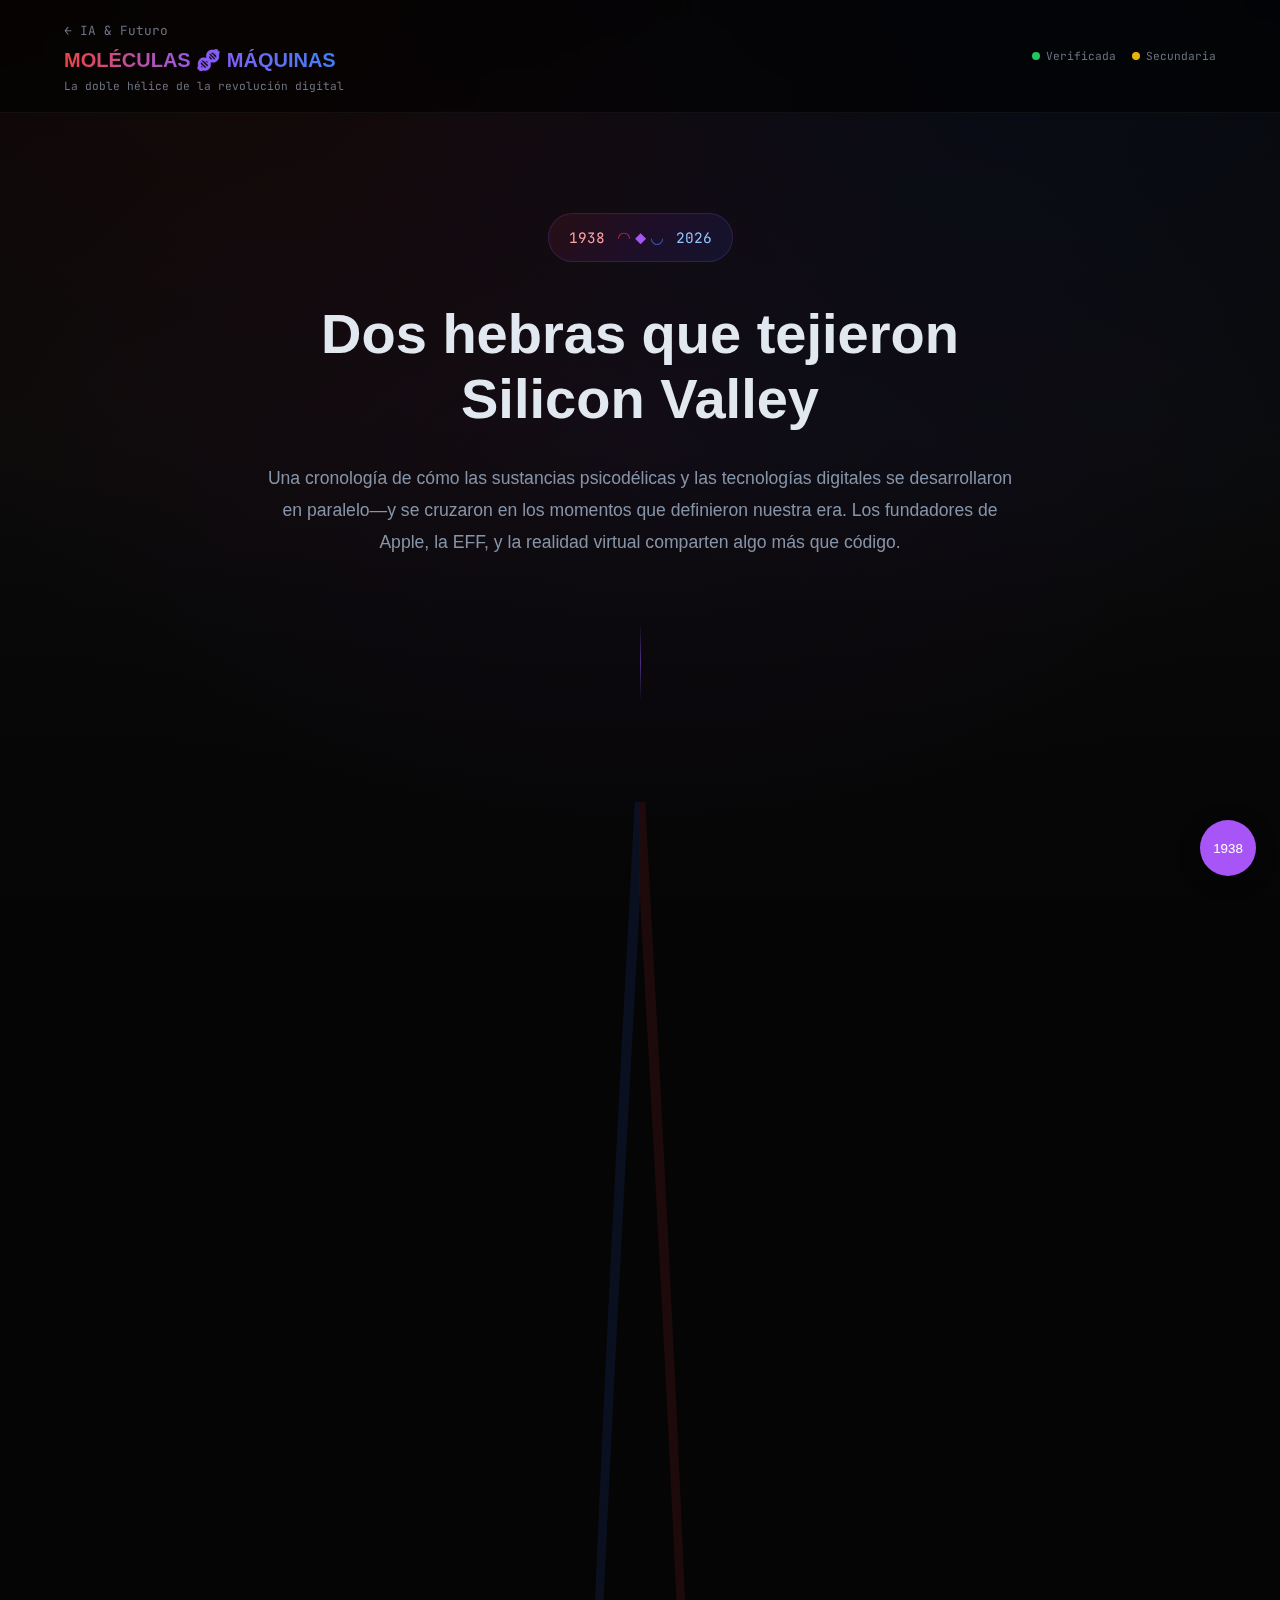
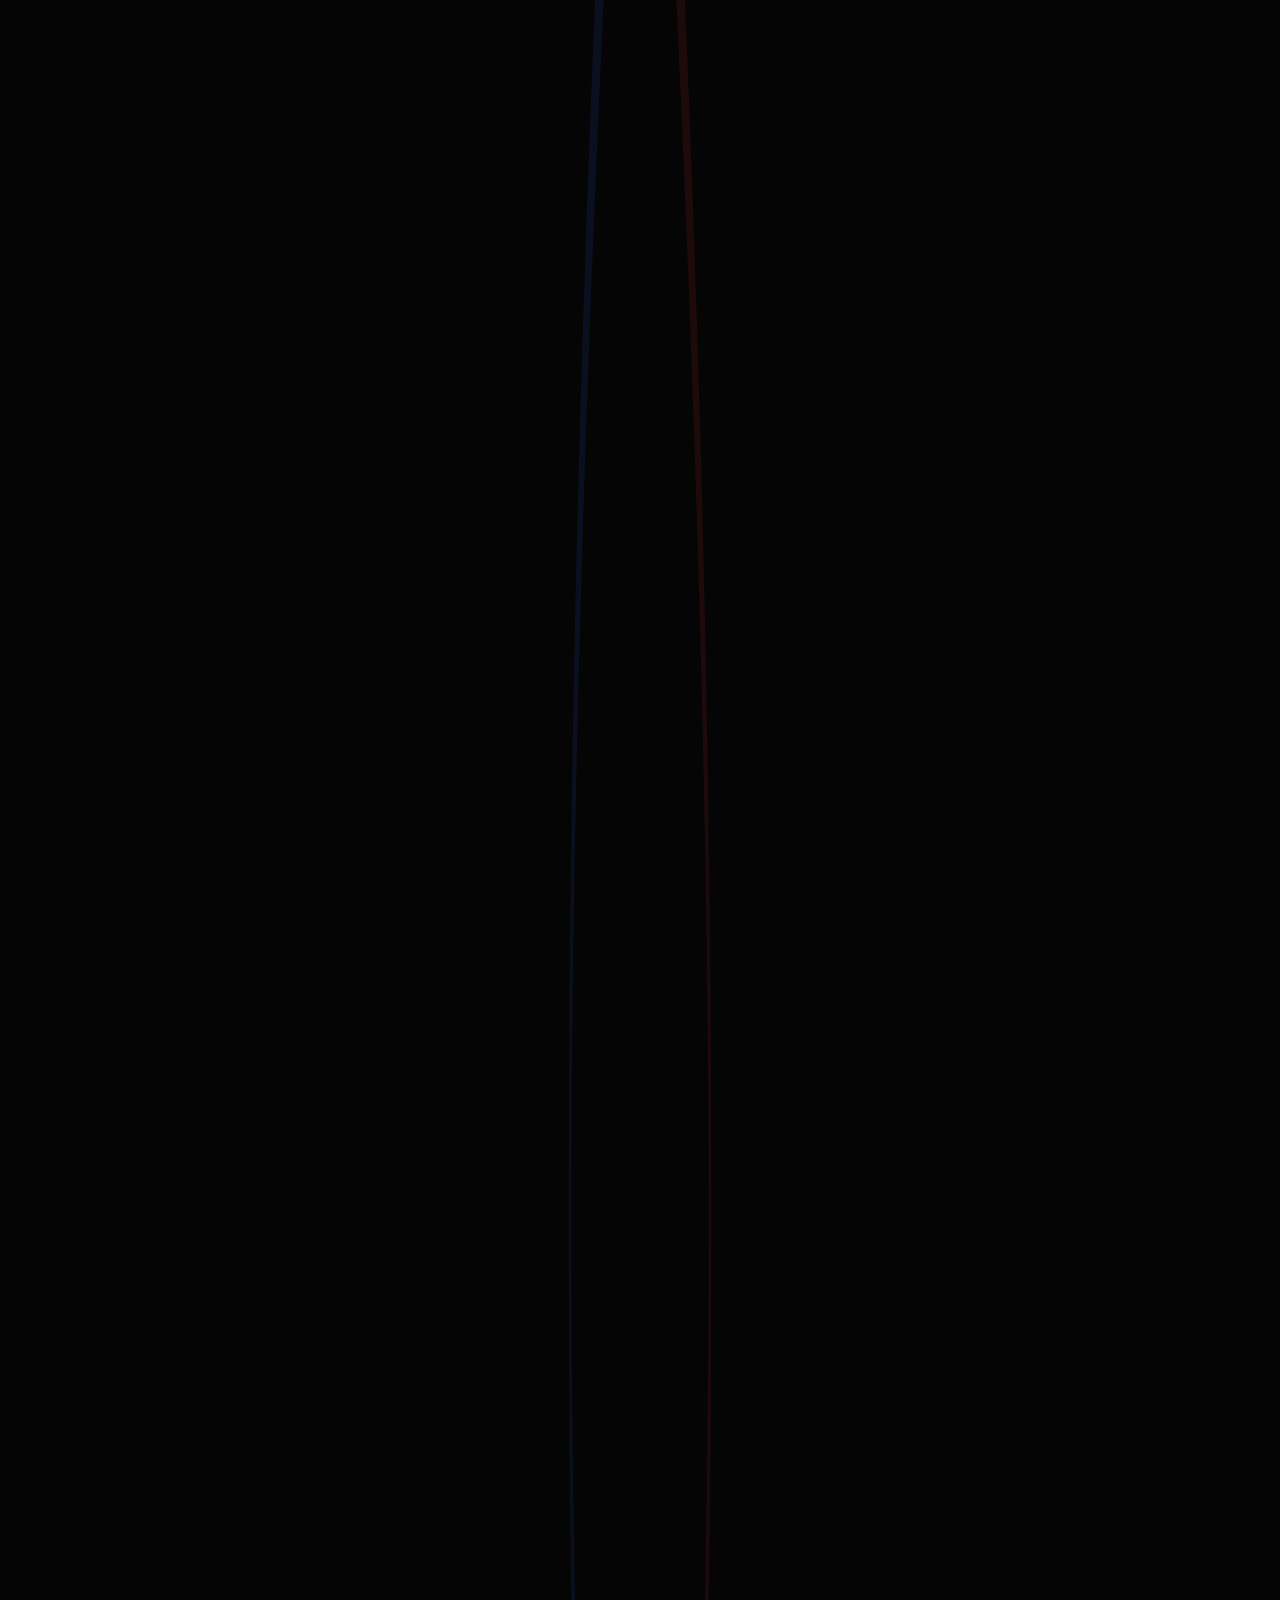
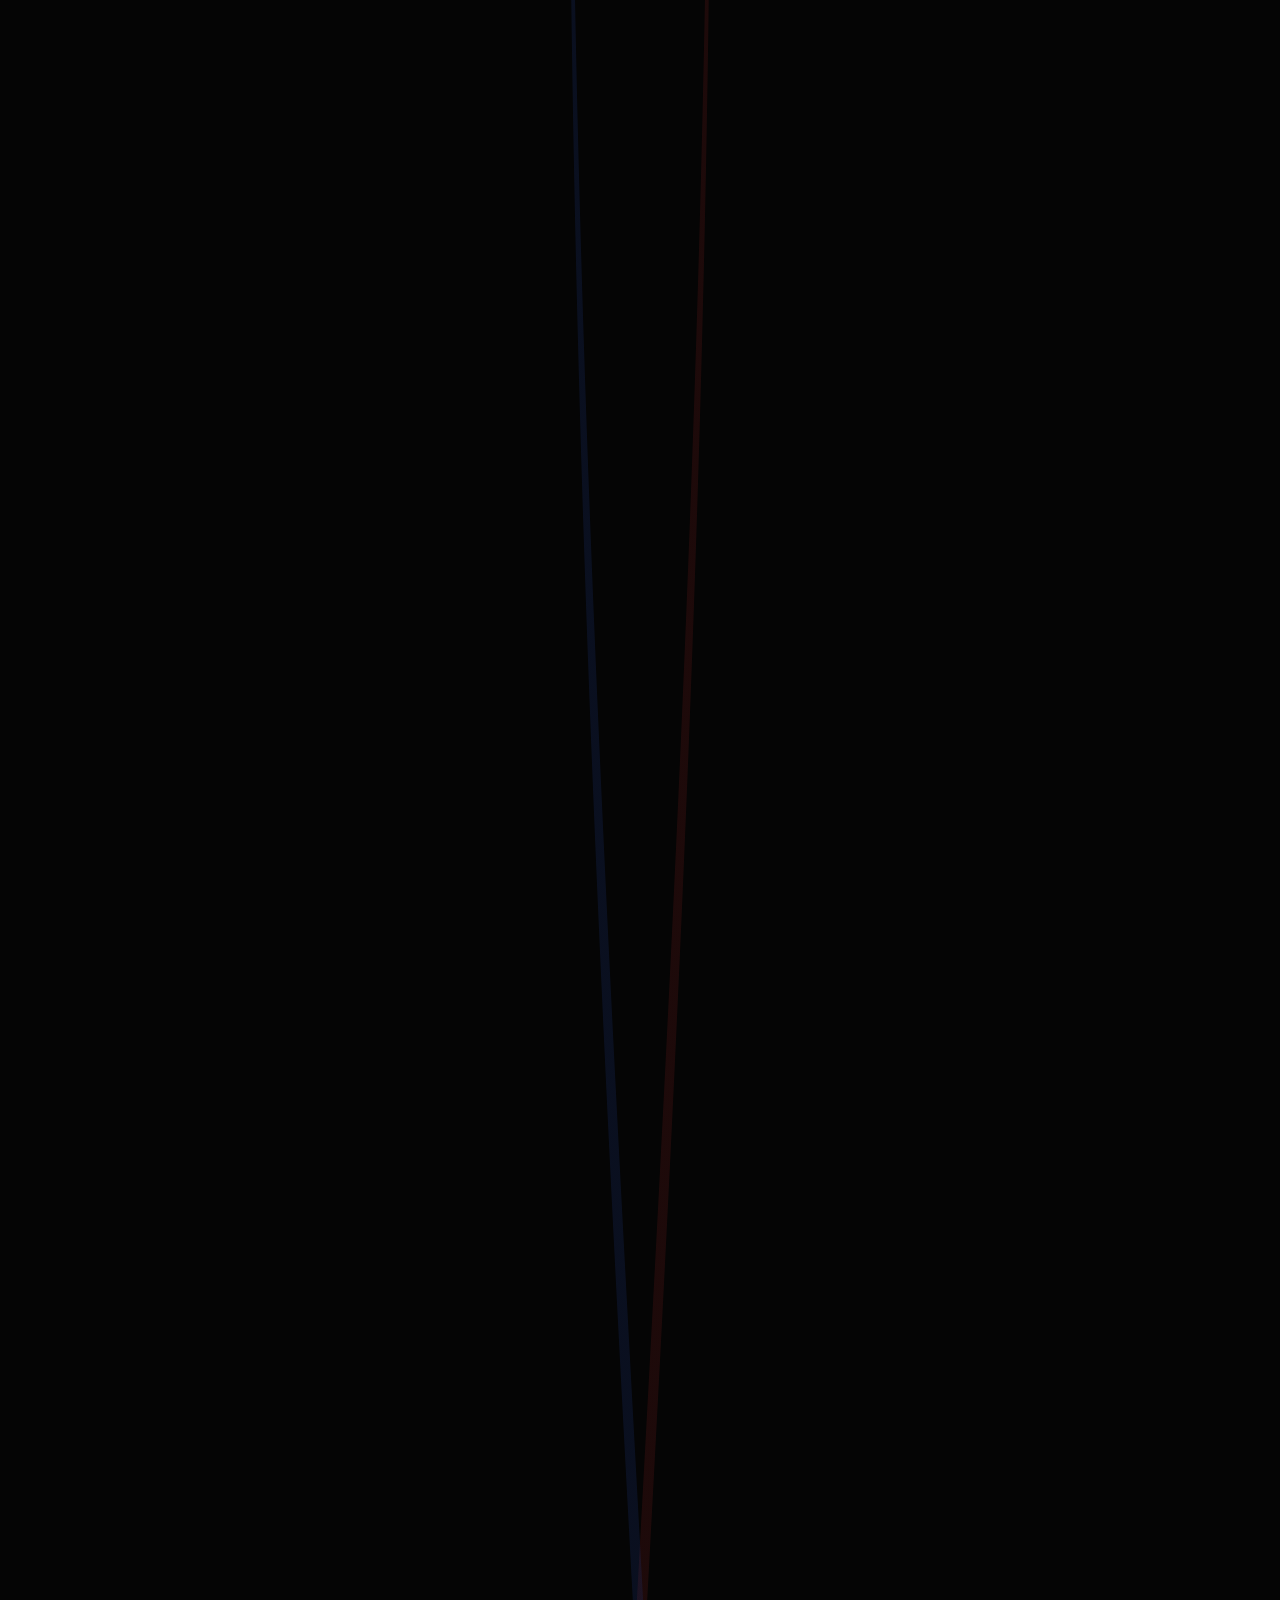
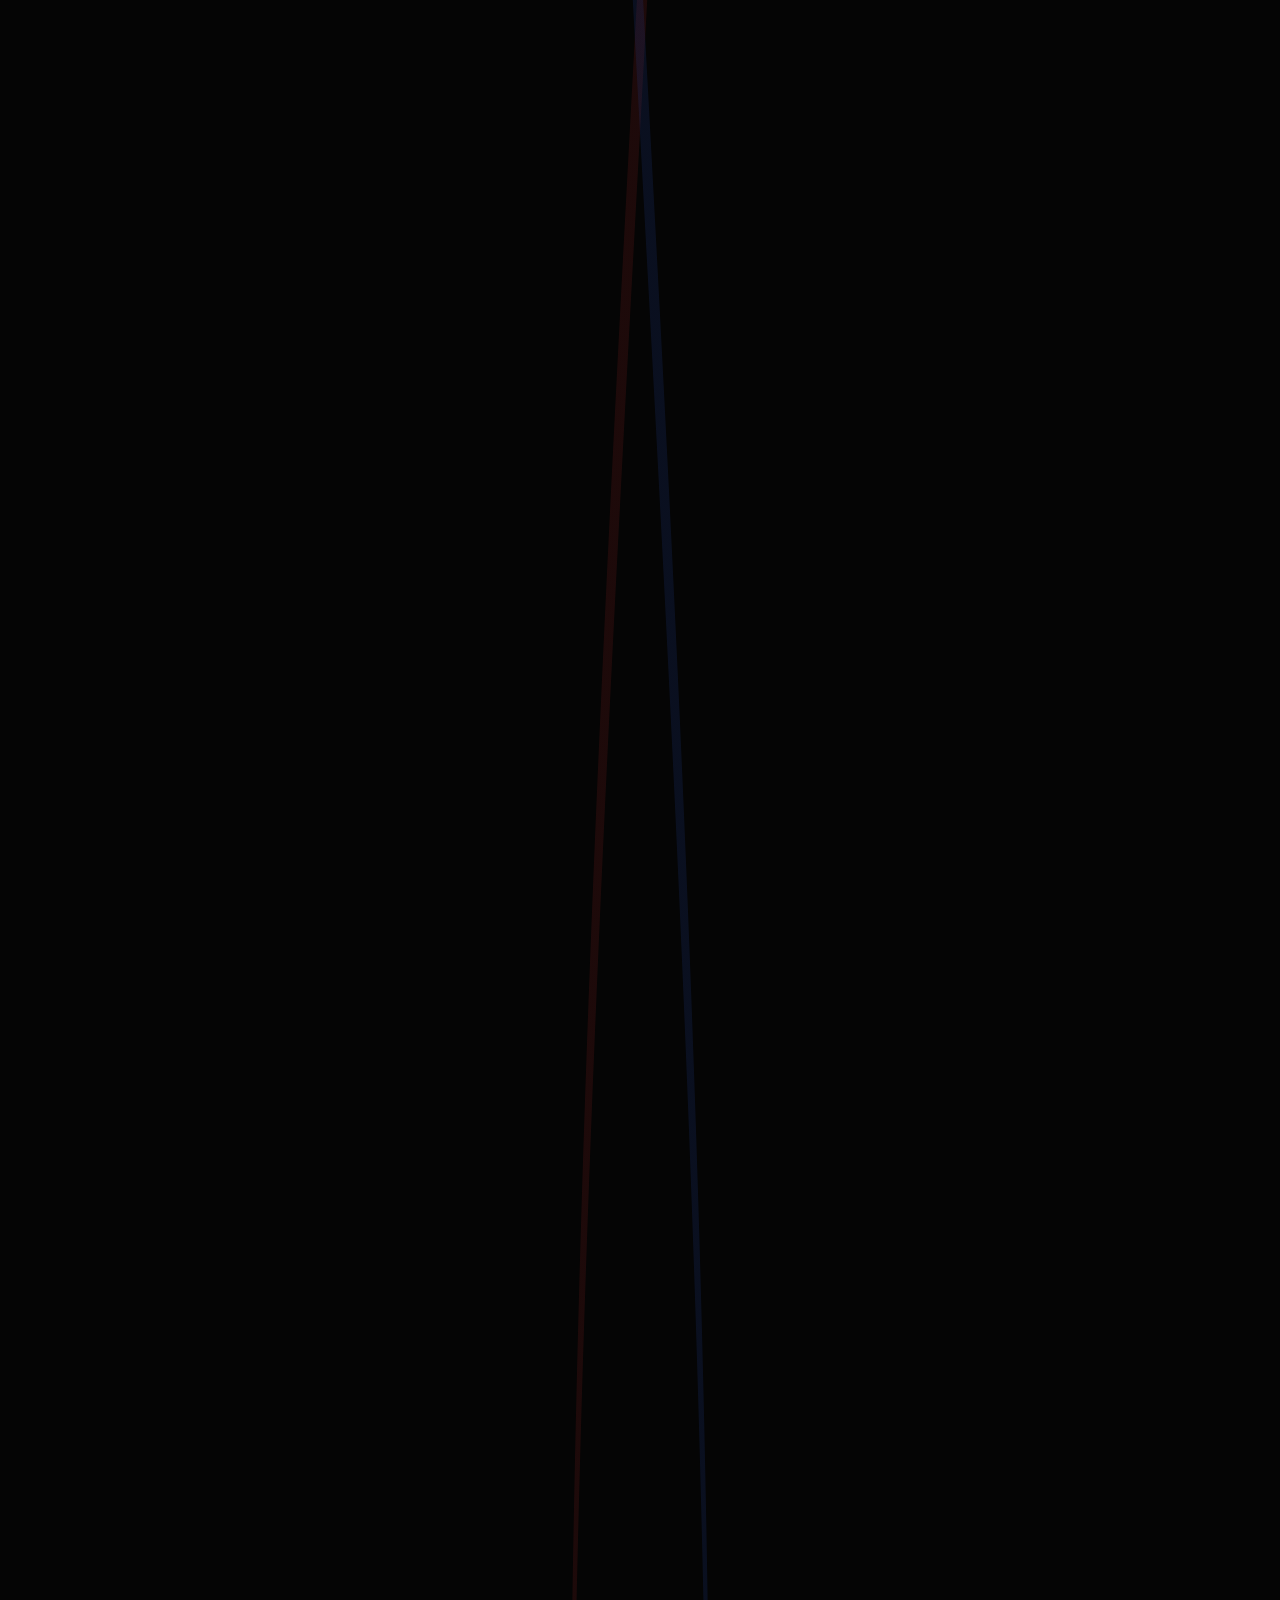
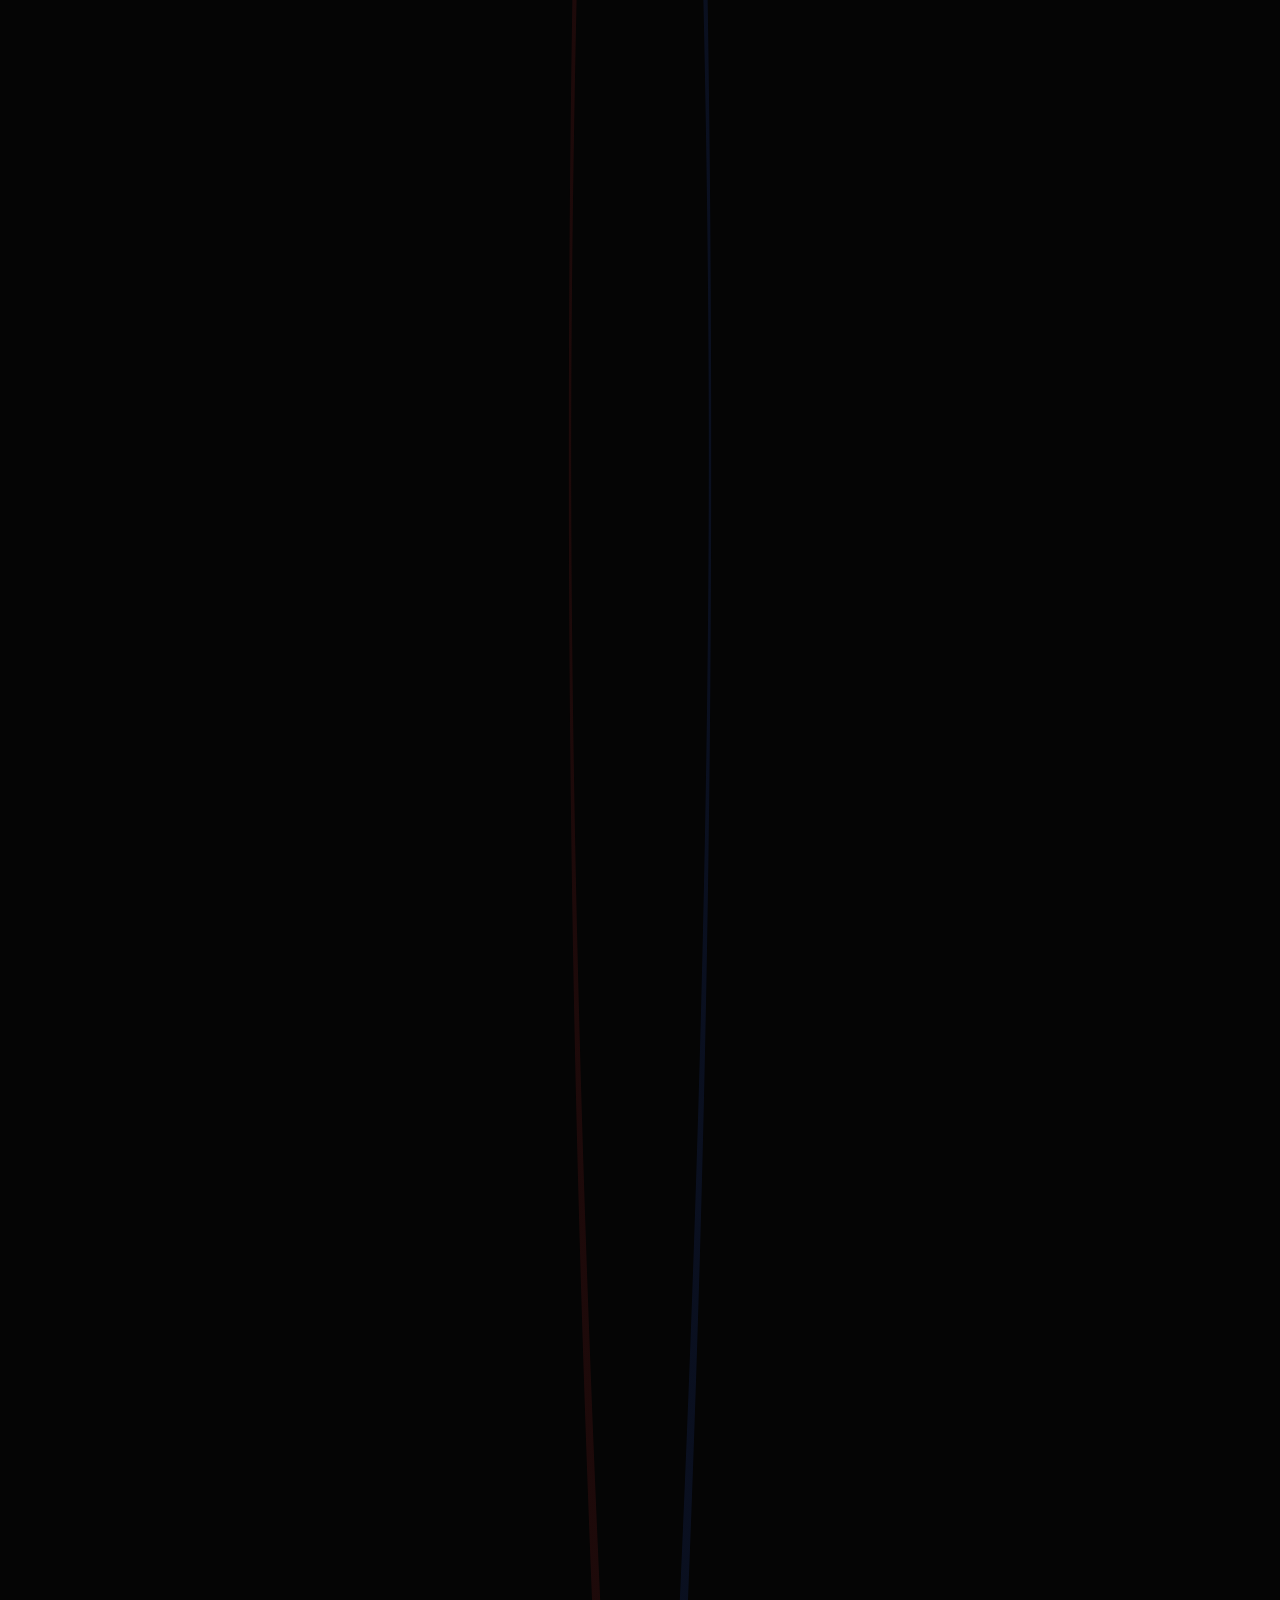
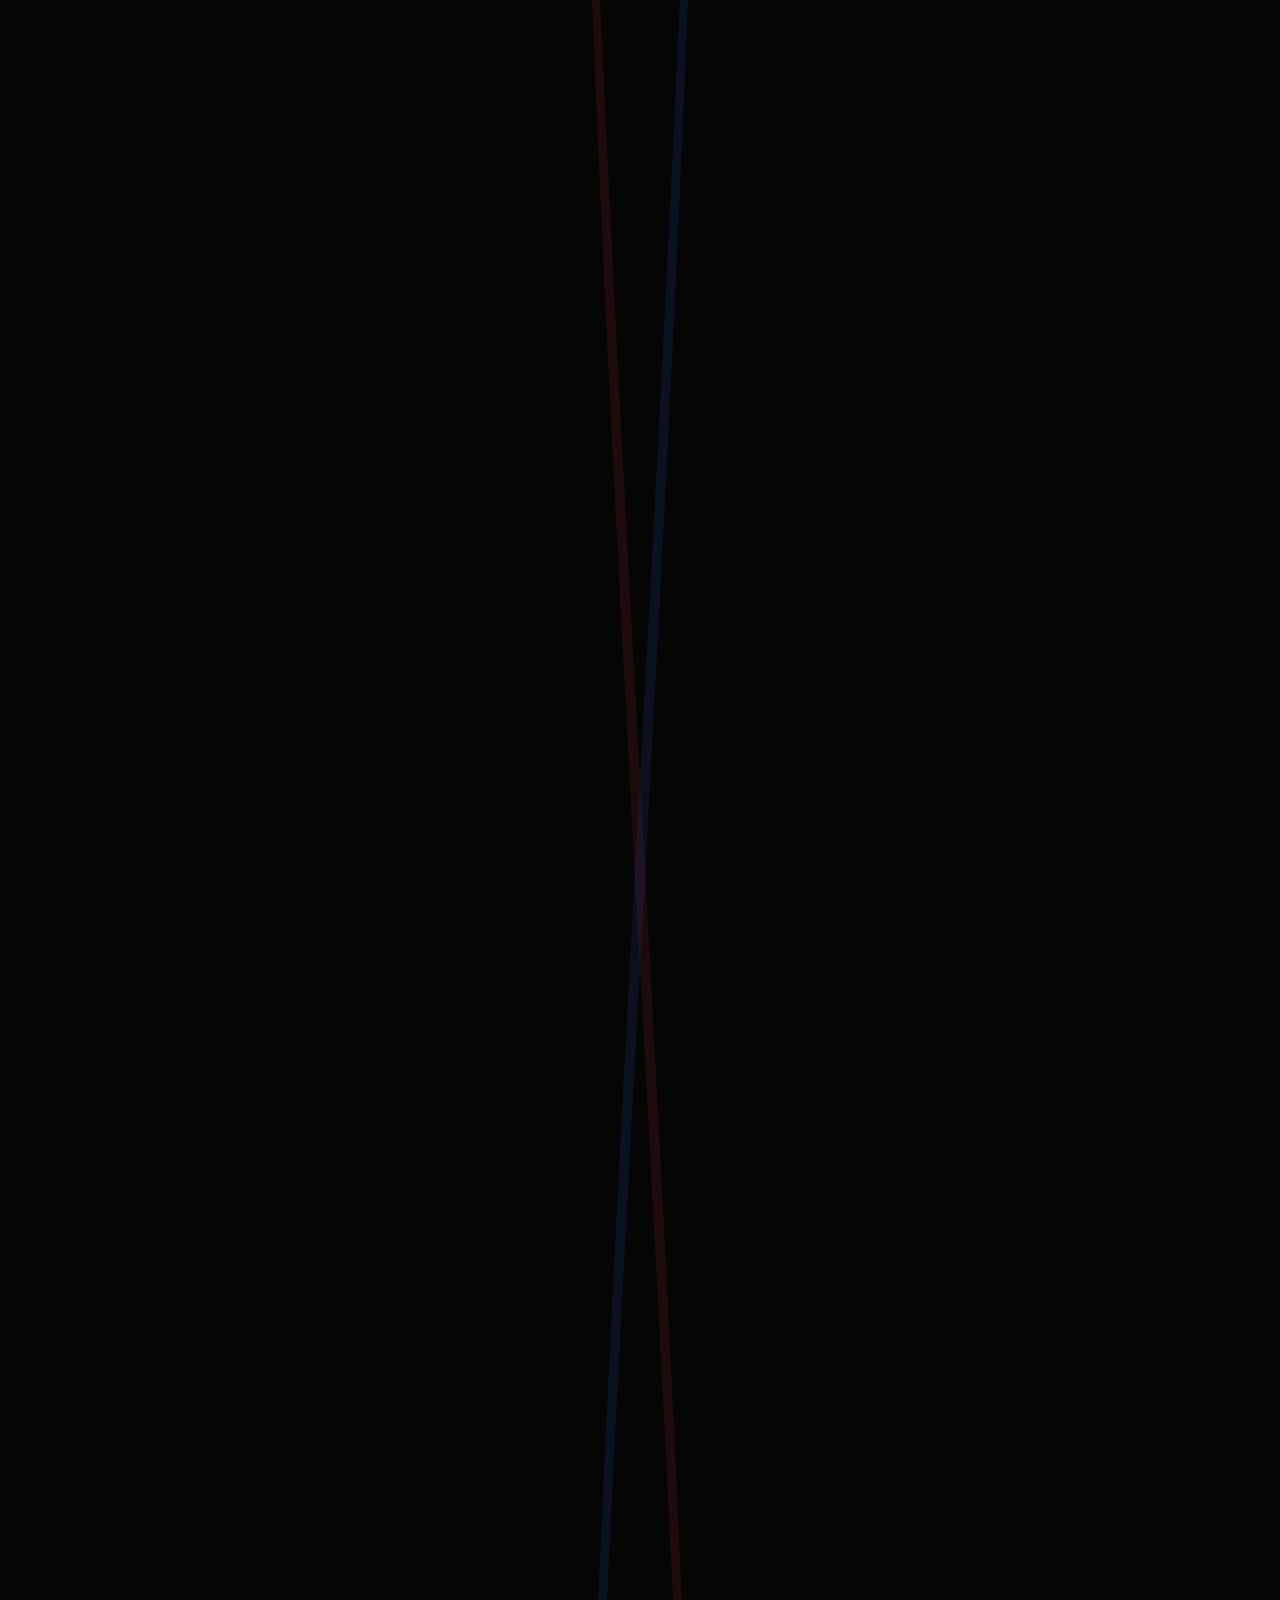
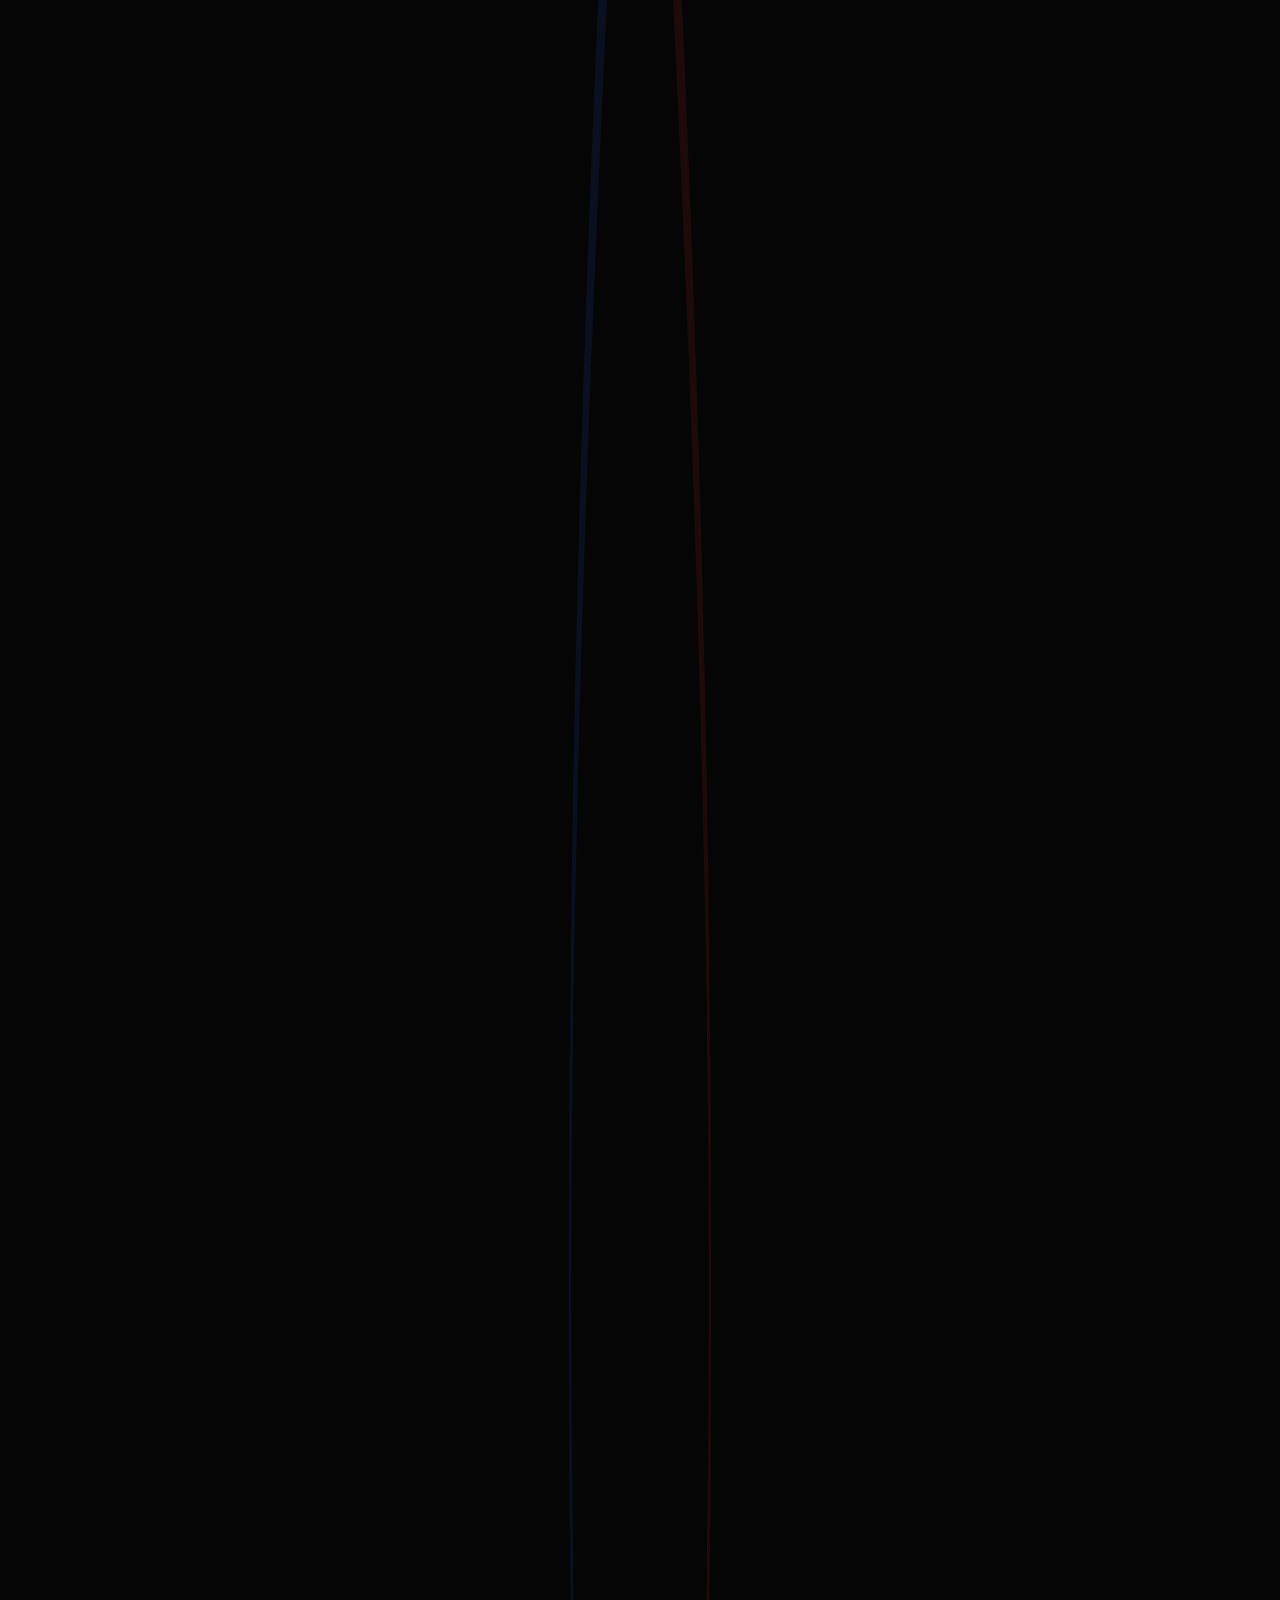
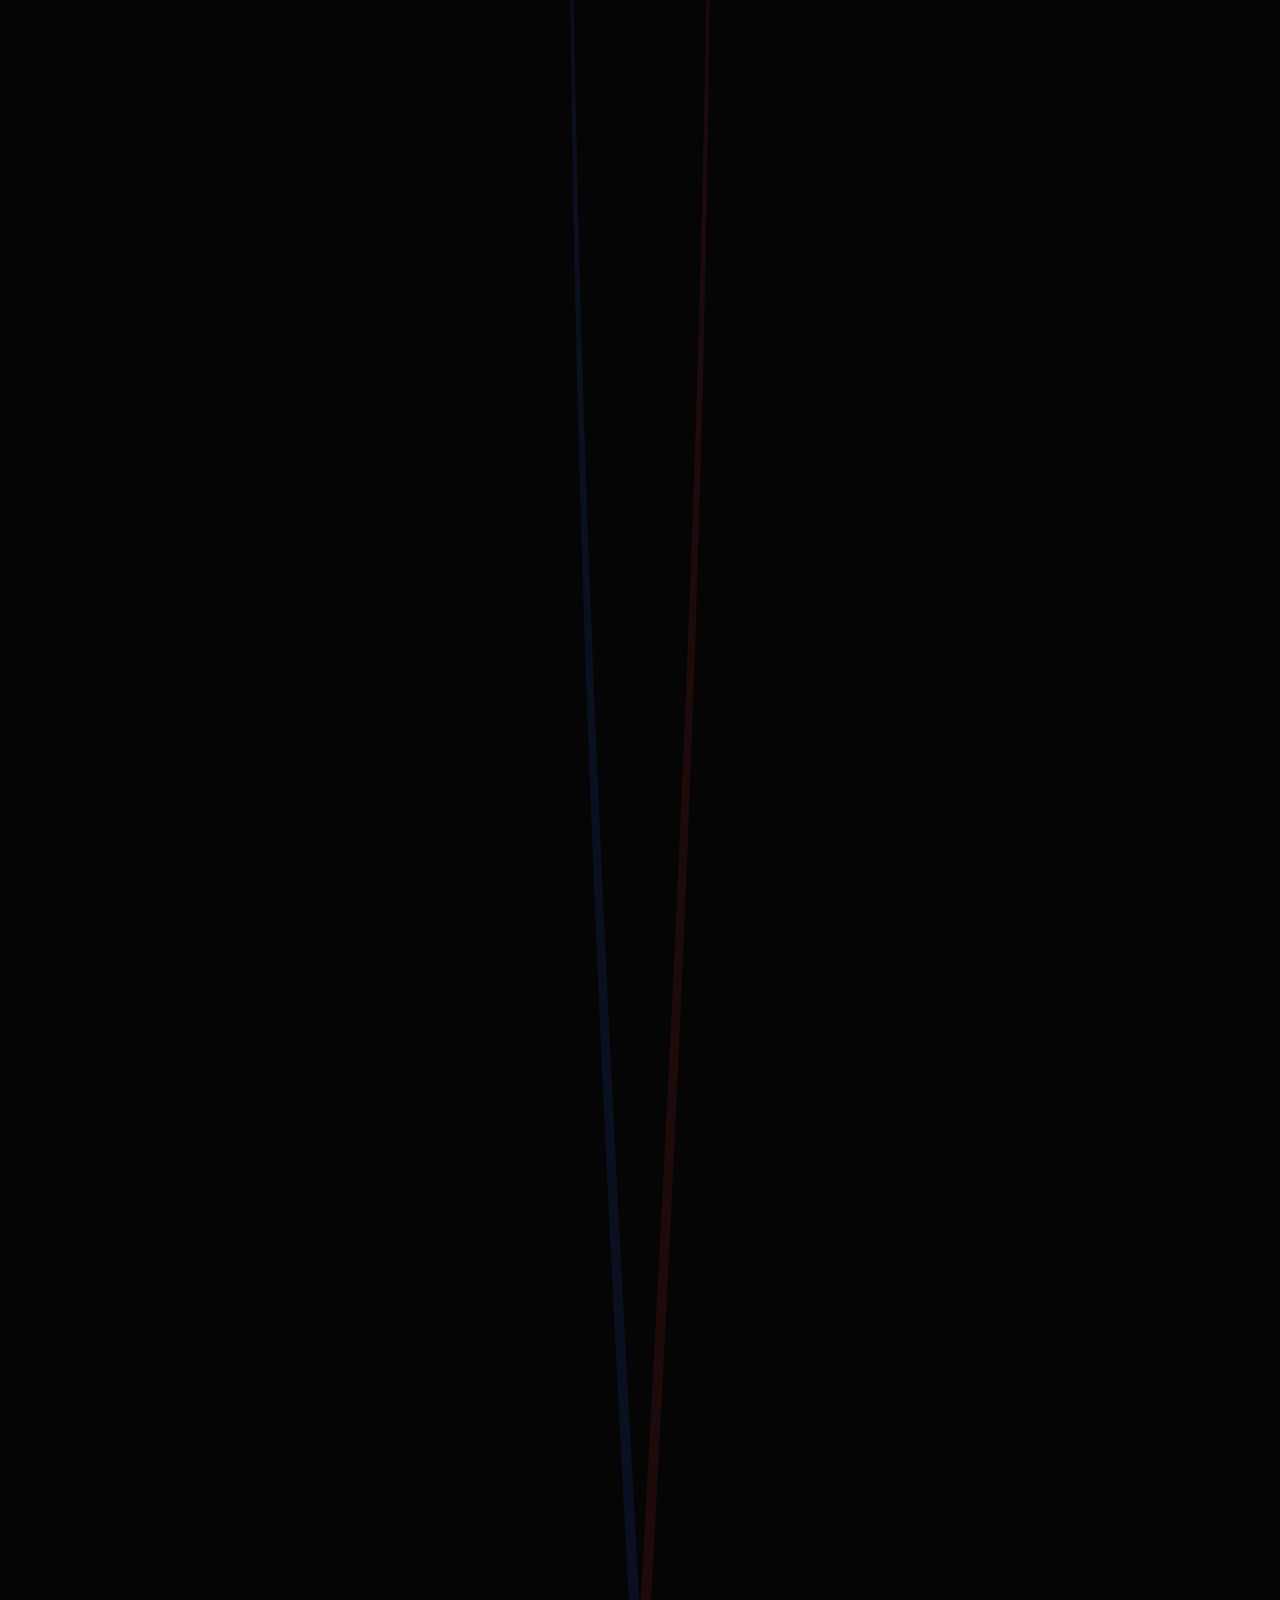
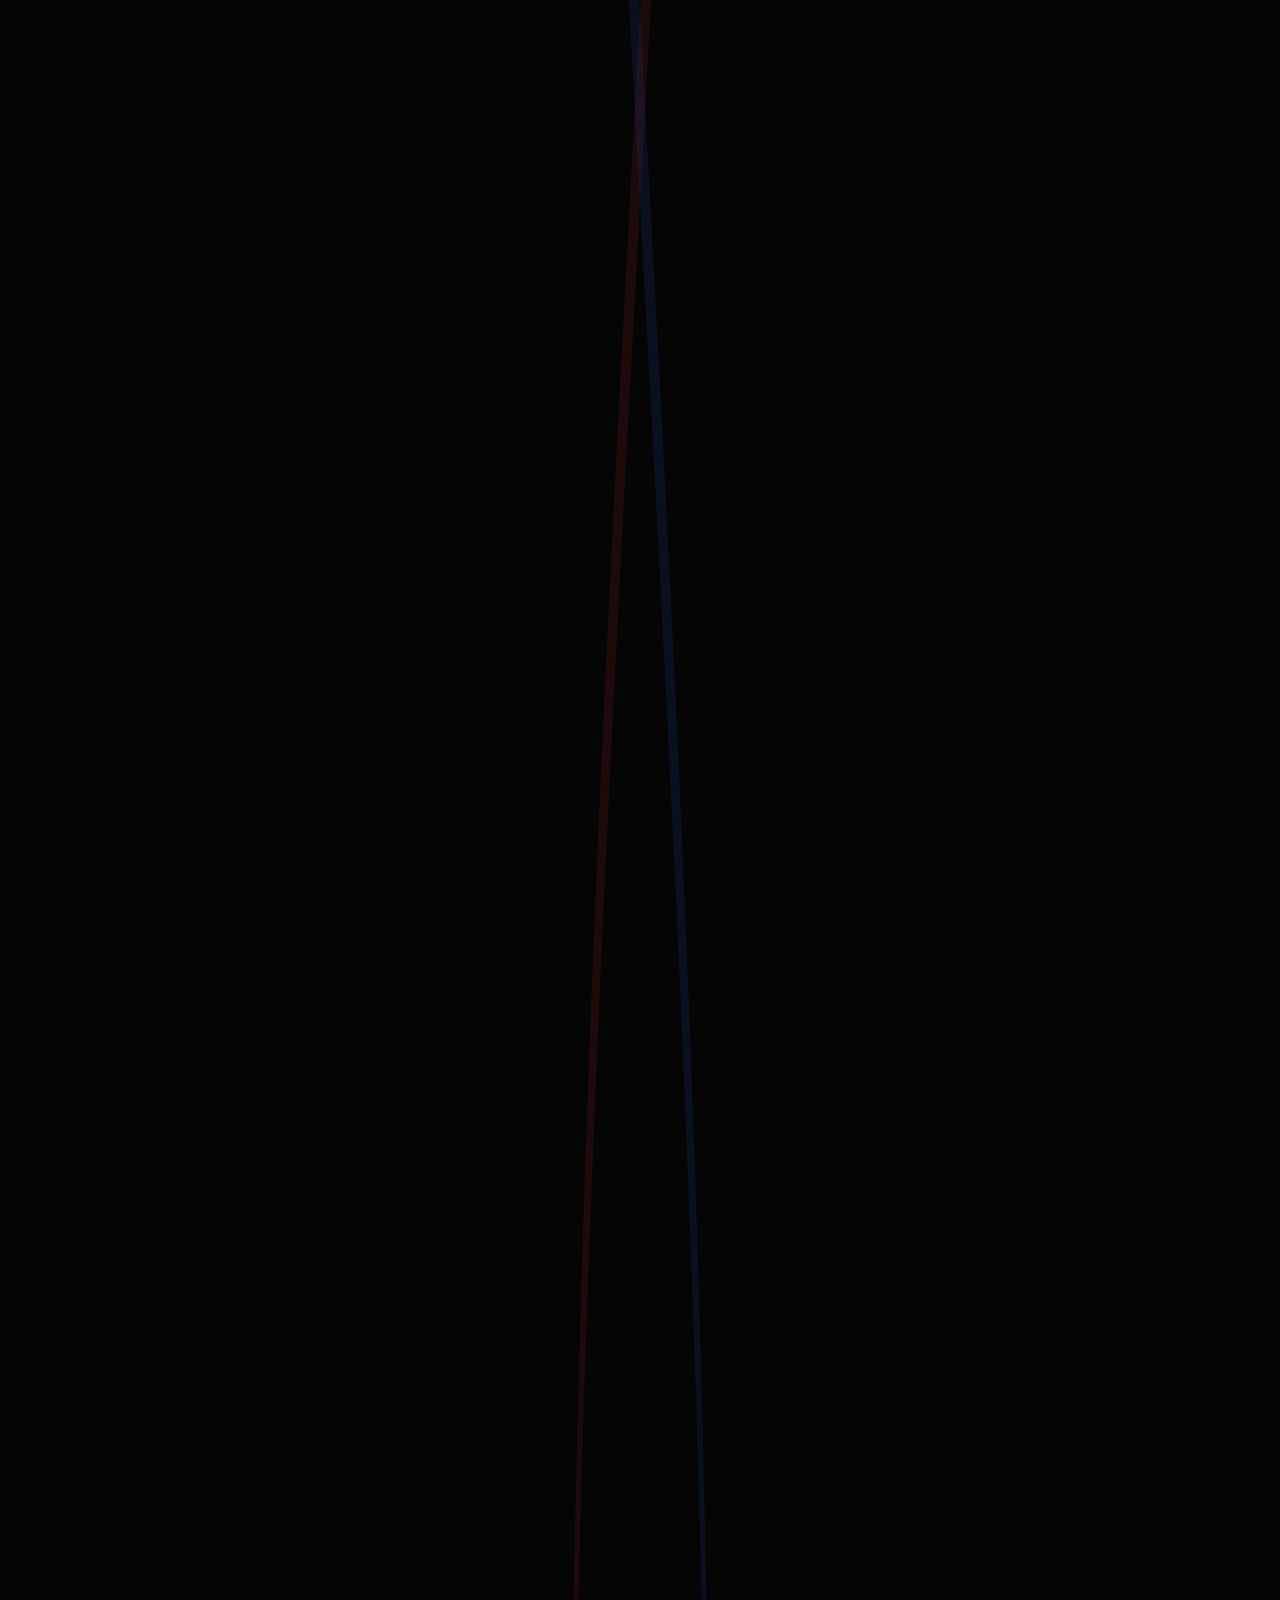
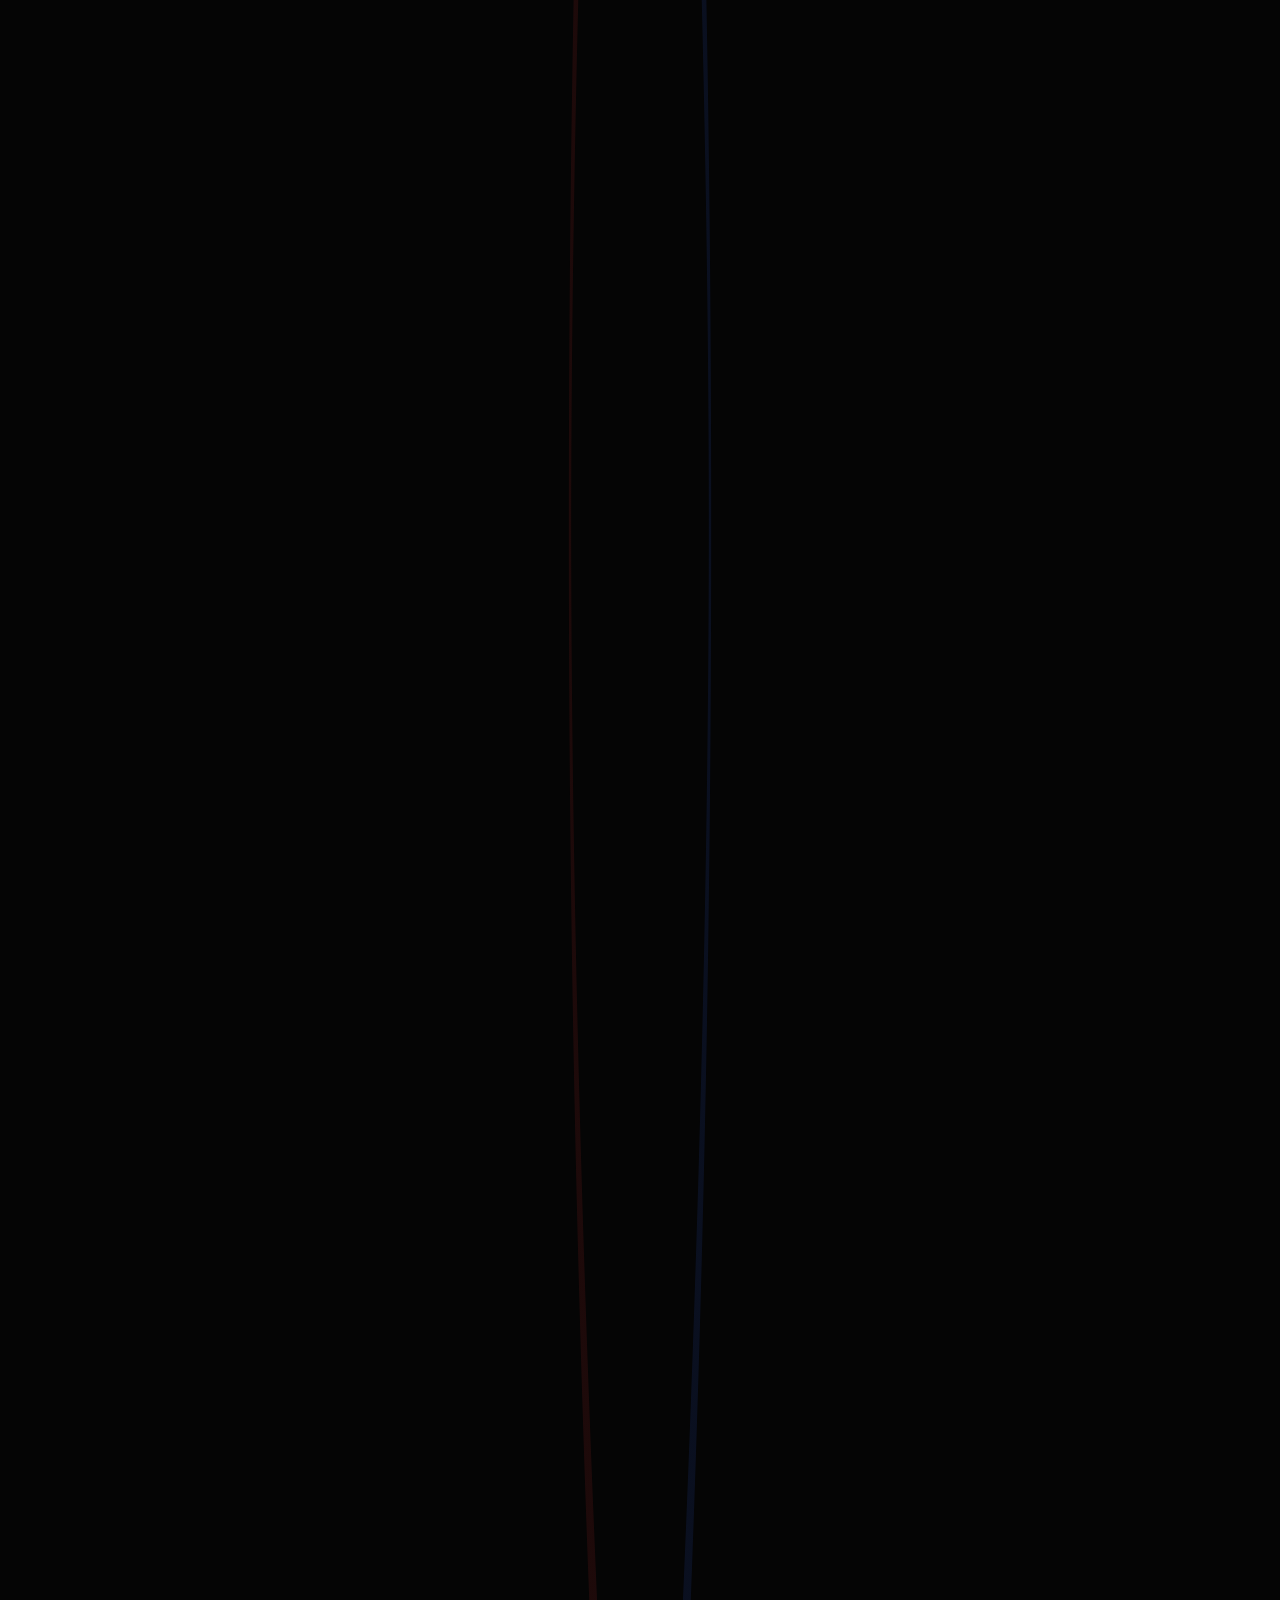
<file: mundos/ia-futuro/posts/moleculas-maquinas.html>
<!DOCTYPE html>
<html lang="es">
<head>
    <meta charset="UTF-8">
    <meta name="viewport" content="width=device-width, initial-scale=1.0">
    <title>Moléculas 🧬 Máquinas — ShamanTek</title>
    <meta name="description" content="La doble hélice de la revolución digital. Cómo el LSD, la psilocibina y el MDMA se entrelazaron con la creación de Apple, la EFF, la realidad virtual y las redes sociales.">
    <meta name="keywords" content="psicodélicos, LSD, tecnología, Steve Jobs, contracultura, Silicon Valley, historia digital">
    <meta name="author" content="ShamanTek">

    <!-- Open Graph -->
    <meta property="og:type" content="article">
    <meta property="og:title" content="Moléculas 🧬 Máquinas — ShamanTek">
    <meta property="og:description" content="La doble hélice de la revolución digital. Cómo el LSD, la psilocibina y el MDMA se entrelazaron con la creación de Apple, la EFF, la realidad virtual y las redes sociales.">

    <!-- Fonts -->
    <link rel="preconnect" href="https://fonts.googleapis.com">
    <link rel="preconnect" href="https://fonts.gstatic.com" crossorigin>
    <link href="https://fonts.googleapis.com/css2?family=Cormorant+Garamond:ital,wght@0,400;0,500;0,600;1,400;1,500&family=JetBrains+Mono:wght@400&family=Outfit:wght@300;400;500&display=swap" rel="stylesheet">

    <!-- Favicon -->
    <link rel="icon" type="image/svg+xml" href="../../../favicon.svg">

    <!-- External CSS -->
    <link rel="stylesheet" href="../../../styles/moleculas-maquinas.css">
    <link rel="stylesheet" href="../../../styles/article-extras.css">
</head>
<body>
<div class="background"></div>
    
    <!-- Year Index Sidebar (Desktop) -->
    <nav class="year-index" id="yearIndex">
        <div class="year-index-inner" id="yearIndexInner">
            <!-- Generated by JS -->
        </div>
    </nav>
    
    <!-- Year Index Mobile -->
    <div class="year-index-mobile">
        <button class="year-index-toggle" id="yearIndexToggle">
            <span id="currentYearDisplay">1938</span>
        </button>
        <div class="year-index-popup" id="yearIndexPopup">
            <!-- Generated by JS -->
        </div>
    </div>
    
    <!--
        "Prohibir algo es despertarlo de un sueño ligero 
         y convertirlo en obsesión nacional."
                                        — Terence McKenna
    -->
    
    <!-- Header -->
    <header>
        <div class="header-content">
            <div>
                <a href="../index.html" class="back-link">
                    <span class="arrow">←</span>
                    <span>IA & Futuro</span>
                </a>
                <div class="header-title">MOLÉCULAS 🧬 MÁQUINAS</div>
                <div class="header-subtitle">La doble hélice de la revolución digital</div>
            </div>
            <div class="header-legend">
                <div class="legend-item">
                    <span class="legend-dot green"></span>
                    <span>Verificada</span>
                </div>
                <div class="legend-item">
                    <span class="legend-dot yellow"></span>
                    <span>Secundaria</span>
                </div>
            </div>
        </div>
    </header>
    
    <!-- Intro -->
    <section class="intro">
        <div class="intro-badge">
            <span class="intro-year red">1938</span>
            <span class="intro-separator">
                <span class="curve-red">◠</span>
                <span class="diamond">⬥</span>
                <span class="curve-blue">◡</span>
            </span>
            <span class="intro-year blue">2026</span>
        </div>
        
        <h1>Dos hebras que tejieron<br>Silicon Valley</h1>
        
        <p>
            Una cronología de cómo las sustancias psicodélicas y las tecnologías 
            digitales se desarrollaron en paralelo—y se cruzaron en los momentos 
            que definieron nuestra era. Los fundadores de Apple, la EFF, y la 
            realidad virtual comparten algo más que código.
        </p>
        
        <div class="intro-scroll"></div>
    </section>
    
    <!--
        "Stay hungry, stay foolish."
                        — Whole Earth Catalog (y después, Jobs)
    -->
    
    <!-- Timeline -->
    <section class="timeline-container" id="timeline">
        <!-- Helix SVG will be inserted here by JS -->
        <div class="helix-container">
            <svg class="helix-svg" viewBox="0 0 100 100" preserveAspectRatio="none">
                <defs>
                    <linearGradient id="moleculeBase" x1="0%" y1="0%" x2="0%" y2="100%">
                        <stop offset="0%" stop-color="#7f1d1d" stop-opacity="0.2"/>
                        <stop offset="100%" stop-color="#7f1d1d" stop-opacity="0.2"/>
                    </linearGradient>
                    <linearGradient id="moleculeLit" x1="0%" y1="0%" x2="0%" y2="100%">
                        <stop offset="0%" stop-color="#ef4444" stop-opacity="0.9"/>
                        <stop offset="50%" stop-color="#f97316" stop-opacity="1"/>
                        <stop offset="100%" stop-color="#ef4444" stop-opacity="0.9"/>
                    </linearGradient>
                    <linearGradient id="machineBase" x1="0%" y1="0%" x2="0%" y2="100%">
                        <stop offset="0%" stop-color="#1e3a8a" stop-opacity="0.2"/>
                        <stop offset="100%" stop-color="#1e3a8a" stop-opacity="0.2"/>
                    </linearGradient>
                    <linearGradient id="machineLit" x1="0%" y1="0%" x2="0%" y2="100%">
                        <stop offset="0%" stop-color="#3b82f6" stop-opacity="0.9"/>
                        <stop offset="50%" stop-color="#06b6d4" stop-opacity="1"/>
                        <stop offset="100%" stop-color="#3b82f6" stop-opacity="0.9"/>
                    </linearGradient>
                    <filter id="glow" x="-50%" y="-50%" width="200%" height="200%">
                        <feGaussianBlur stdDeviation="1.5" result="coloredBlur"/>
                        <feMerge>
                            <feMergeNode in="coloredBlur"/>
                            <feMergeNode in="SourceGraphic"/>
                        </feMerge>
                    </filter>
                    <mask id="progressMask">
                        <rect x="0" y="0" width="100" height="0" fill="white" id="maskRect"/>
                    </mask>
                </defs>
                
                <!-- Base helices (always visible, dark) -->
                <path id="helix1Base" fill="none" stroke="url(#moleculeBase)" stroke-width="1.2"/>
                <path id="helix2Base" fill="none" stroke="url(#machineBase)" stroke-width="1.2"/>
                
                <!-- Lit helices (revealed with scroll) -->
                <g mask="url(#progressMask)">
                    <path id="helix1Lit" fill="none" stroke="url(#moleculeLit)" stroke-width="1.5" filter="url(#glow)"/>
                    <path id="helix2Lit" fill="none" stroke="url(#machineLit)" stroke-width="1.5" filter="url(#glow)"/>
                </g>
            </svg>
        </div>
        
        <div class="timeline-events" id="timelineEvents">
            <!-- Events will be inserted here by JS -->
        </div>
    </section>
    
    <!--
        "Gobiernos del Mundo Industrial, vengo del Ciberespacio, 
         el nuevo hogar de la Mente."
                                    — John Perry Barlow, 1996
        
        (Escrito en Davos, probablemente no sobrio)
    -->
    
    <!-- Conclusion -->
    <section class="conclusion">
        <h2>La paradoja del código</h2>

        <p>
            Las mismas mentes que usaron moléculas para expandir la consciencia
            crearon máquinas diseñadas para capturarla. Stewart Brand llamó a las
            computadoras "la mejor noticia desde los psicodélicos" en 1972. En 2017,
            Sean Parker admitió que Facebook fue construido para explotar
            vulnerabilidades psicológicas.
        </p>

        <p>
            Si querés profundizar en cómo los psicodélicos funcionan a nivel neuronal —y cómo el mercado está intentando cooptarlos—, lo exploro en <a href="../../espiritualidad/posts/hongos-tecnologia-consciencia.html" class="inline-link">Los hongos mágicos son una tecnología de la consciencia</a>. Y si querés entender las herramientas de liberación digital que emergieron de estos mismos círculos —criptografía, Bitcoin, comunicación cifrada—, están en <a href="la-llave-y-la-jaula.html" class="inline-link">La Llave y la Jaula</a>.
        </p>

        <p class="tagline">
            Las dos hélices siguen entrelazadas.<br>
            La pregunta es quién escribe el código.
        </p>
    </section>

    <!-- Subscription Container (rendered by article-extras.js) -->
    <div class="article-extras-target"></div>
    
    <!--
        La diferencia entre una droga y una app es solo la interfaz de administración.
    -->
    
    <!-- Footer -->
    <footer>
        <div class="footer-logo">SHAMANTEK</div>
        <div class="footer-nav">
            <a href="../../../index.html">Portal</a>
            <a href="../index.html">IA & Futuro</a>
            <a href="../../espiritualidad/posts/hongos-tecnologia-consciencia.html">Espiritualidad</a>
            <a href="../../arte-surrealista/index.html">Arte</a>
        </div>
        <div class="footer-legend">
            <div class="footer-legend-item">
                <span class="footer-legend-dot green"></span>
                <span>Fuente primaria</span>
            </div>
            <div class="footer-legend-item">
                <span class="footer-legend-dot yellow"></span>
                <span>Fuente secundaria</span>
            </div>
            <div class="footer-legend-item">
                <span class="footer-legend-dot red"></span>
                <span>Tradición oral</span>
            </div>
        </div>
    </footer>
    
    <!--
        ░░░░░░░░░░░░░░░░░░░░░░░░░░░░░░░░░░░░░░░░░░░░░░░░░░░░░░░░░░░░░░░░░░░░░
        
        FIN DE TRANSMISIÓN
        
        "Toda tecnología suficientemente avanzada 
         es indistinguible de la magia."
                                        — Arthur C. Clarke
        
        "Toda droga suficientemente pura 
         es indistinguible de la tecnología."
                                        — Anónimo, Silicon Valley
        
        ░░░░░░░░░░░░░░░░░░░░░░░░░░░░░░░░░░░░░░░░░░░░░░░░░░░░░░░░░░░░░░░░░░░░░
        
        BONUS TRACK - Citas que no entraron:
        
        "La realidad es meramente una ilusión, 
         aunque una muy persistente."
                                        — Albert Einstein
        
        "El problema no es que usemos drogas. 
         El problema es que no las usamos bien."
                                        — Timothy Leary
        
        "Primero te ignoran, luego se ríen de ti, 
         luego te combaten, luego ganas."
                                        — Mahatma Gandhi
                                        (citado por psicodélicos Y por Bitcoin)
        
        "La mente es su propio lugar, y en sí misma
         puede hacer un Cielo del Infierno, un Infierno del Cielo."
                                        — John Milton, Paradise Lost
        
        ░░░░░░░░░░░░░░░░░░░░░░░░░░░░░░░░░░░░░░░░░░░░░░░░░░░░░░░░░░░░░░░░░░░░░
        
        P.D. Las buenas ideas son como buenos virus: 
             se propagan solas. Comparte.
        
        P.P.D. En 1970 Nixon declaró la guerra a las drogas.
               En 2026, la FDA podría aprobar la psilocibina.
               56 años. La historia tiene sentido del humor.
        
        P.P.P.D. Si llegaste hasta aquí en el código fuente,
                 probablemente eres exactamente el tipo de persona
                 que habría estado en Millbrook en 1964,
                 o en el Trips Festival en 1966,
                 o en la lista cypherpunk en 1992.
                 Bienvenido a la tribu.
        
        ░░░░░░░░░░░░░░░░░░░░░░░░░░░░░░░░░░░░░░░░░░░░░░░░░░░░░░░░░░░░░░░░░░░░░
        
        SHAMANTEK · 2026
        "Donde las moléculas se encuentran con las máquinas"
        
        console.log("La revolución no será prohibida.");
        
        ░░░░░░░░░░░░░░░░░░░░░░░░░░░░░░░░░░░░░░░░░░░░░░░░░░░░░░░░░░░░░░░░░░░░░
    -->

    <!-- Related Articles -->
    <div id="related-articles-container"></div>

    <!-- Scripts -->
    <script src="../../../scripts/article.js"></script>
    <script src="../../../scripts/related-articles.js"></script>
    <script src="../../../scripts/moleculas-maquinas.js"></script>
    <script src="../../../scripts/article-extras.js"></script>
</body>
</html>
</file>
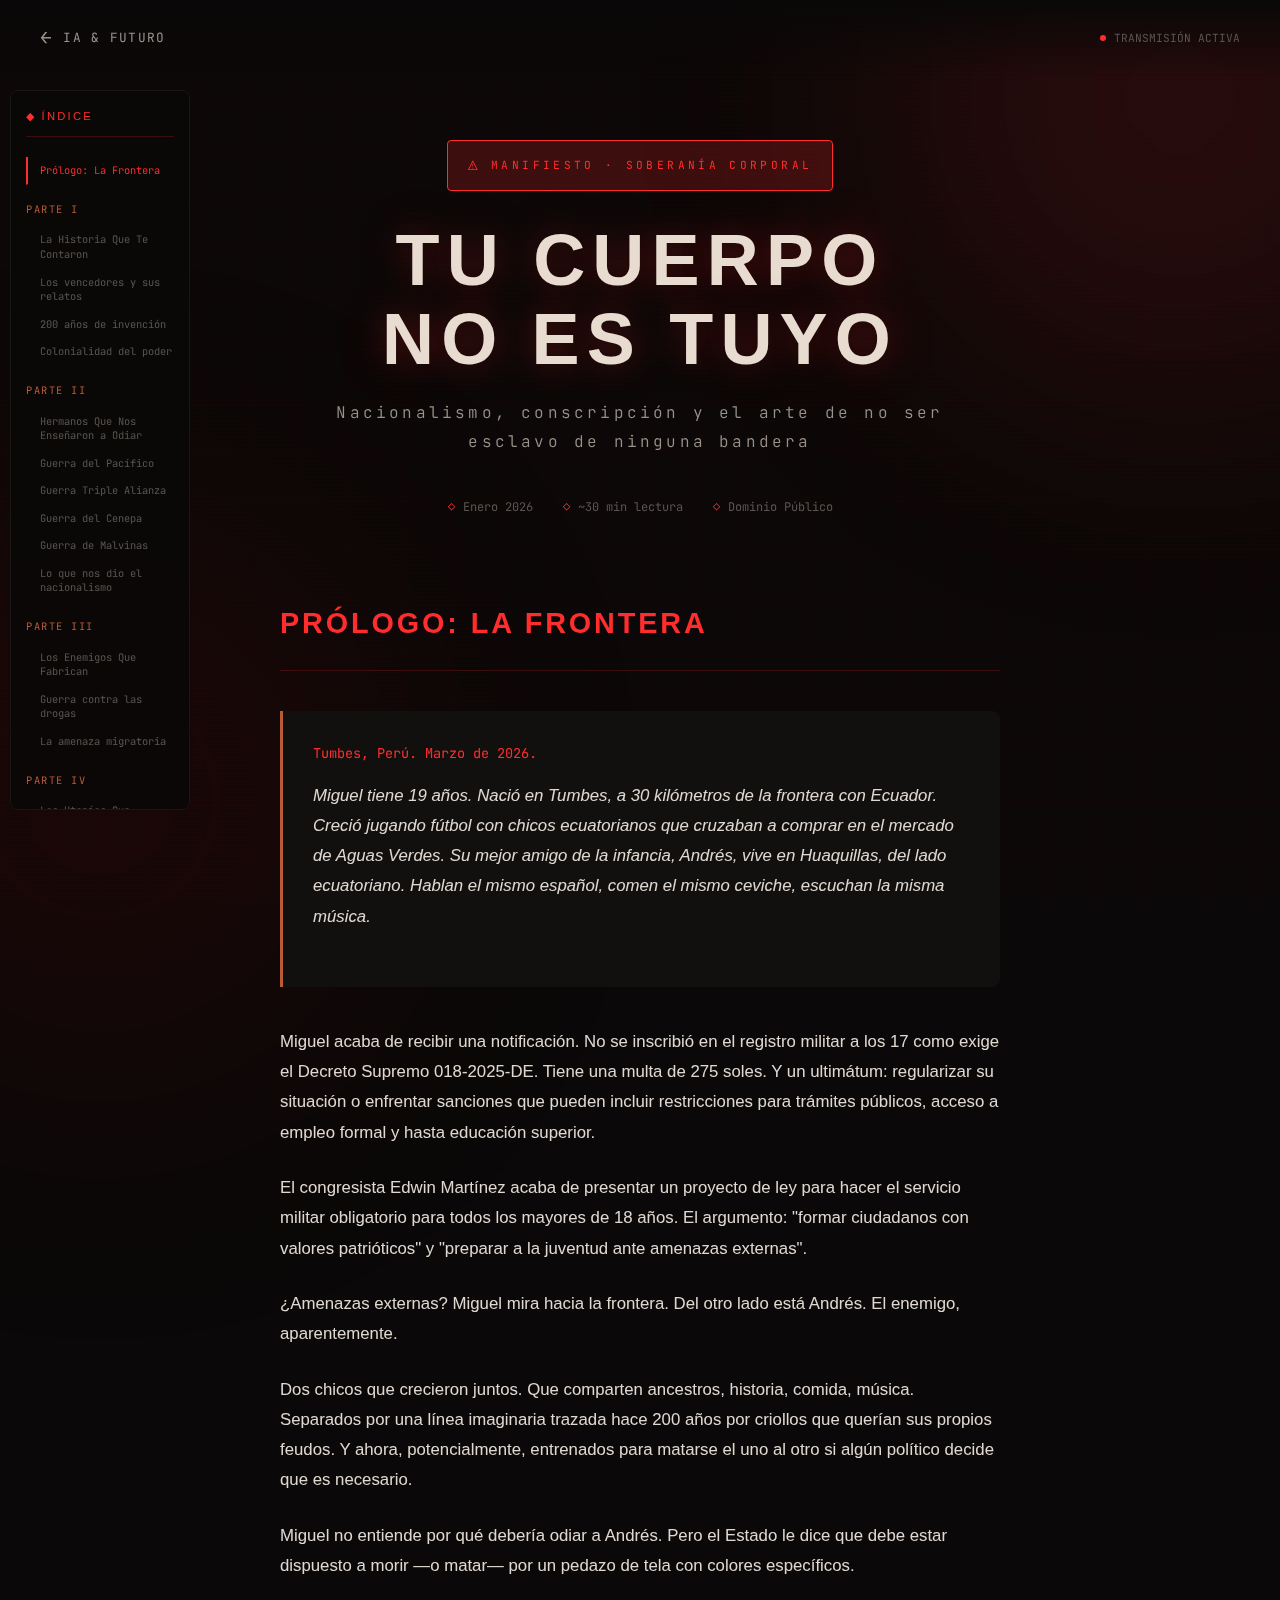
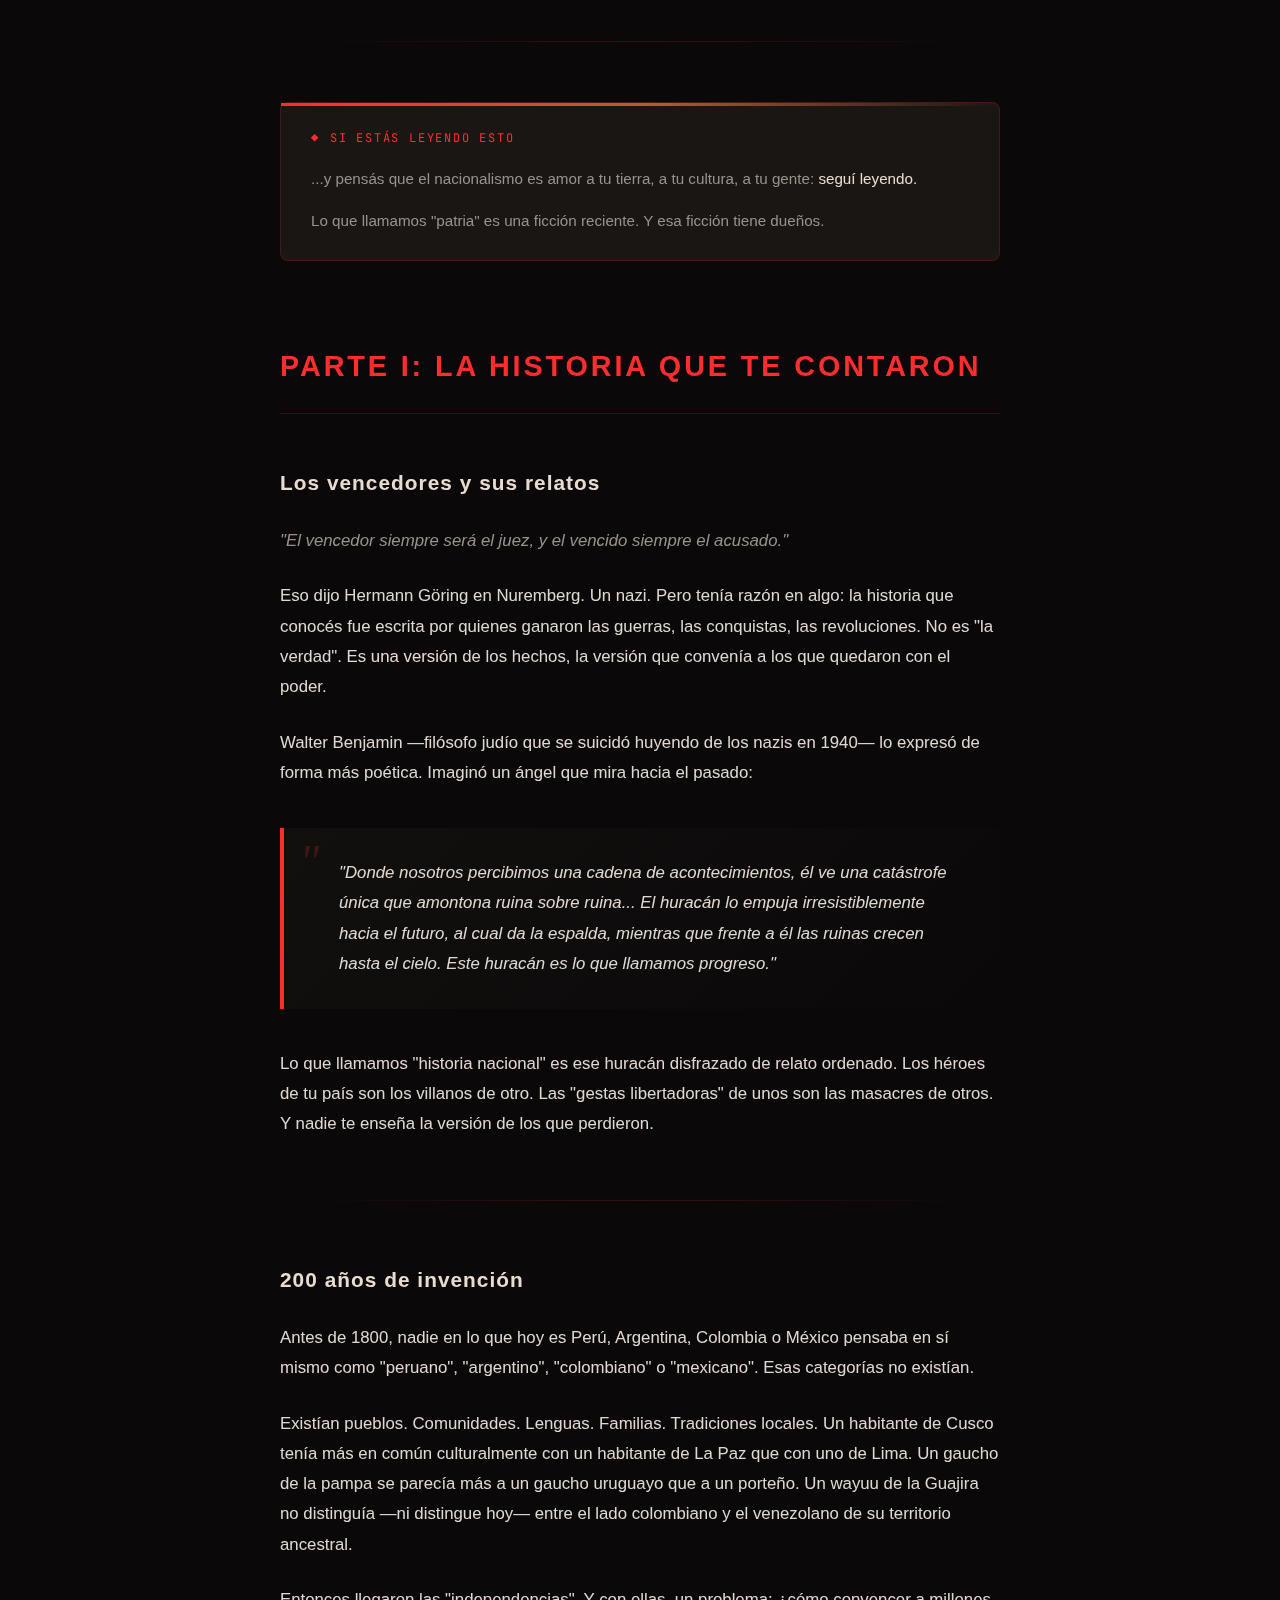
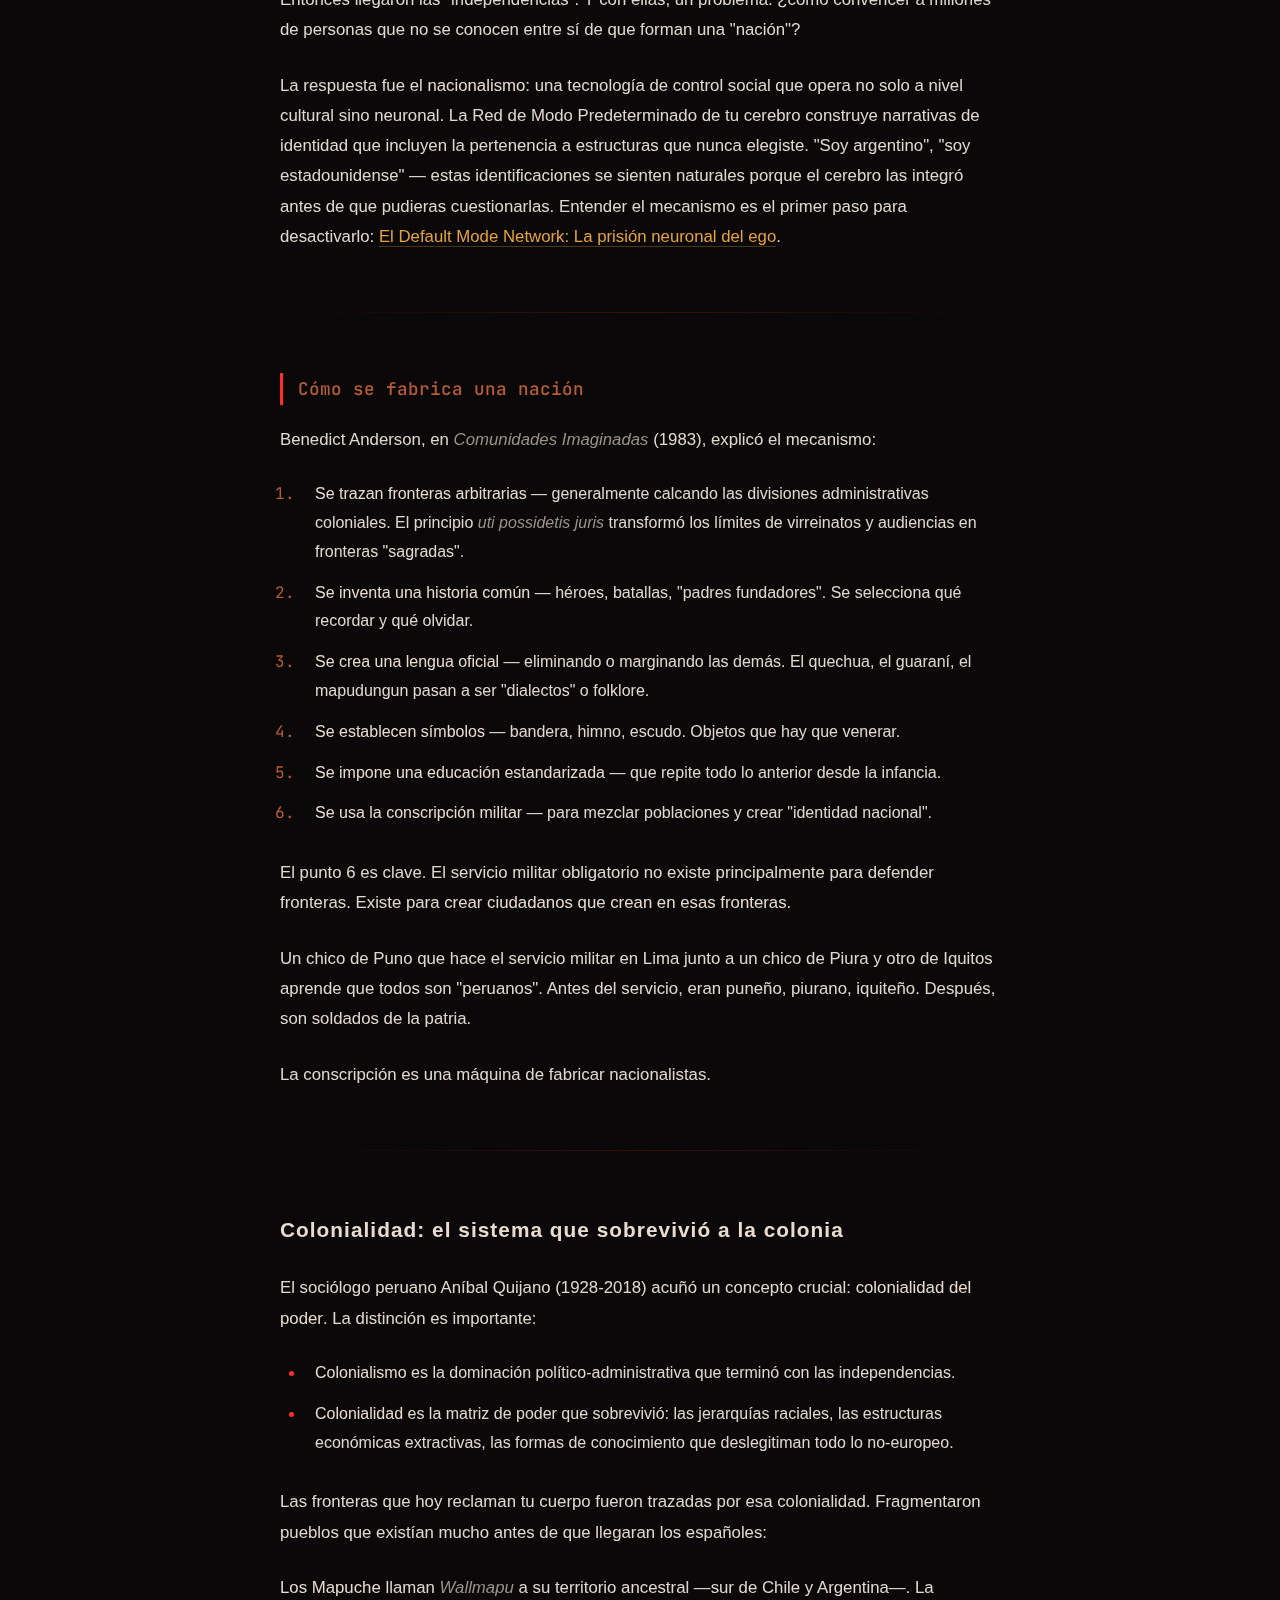
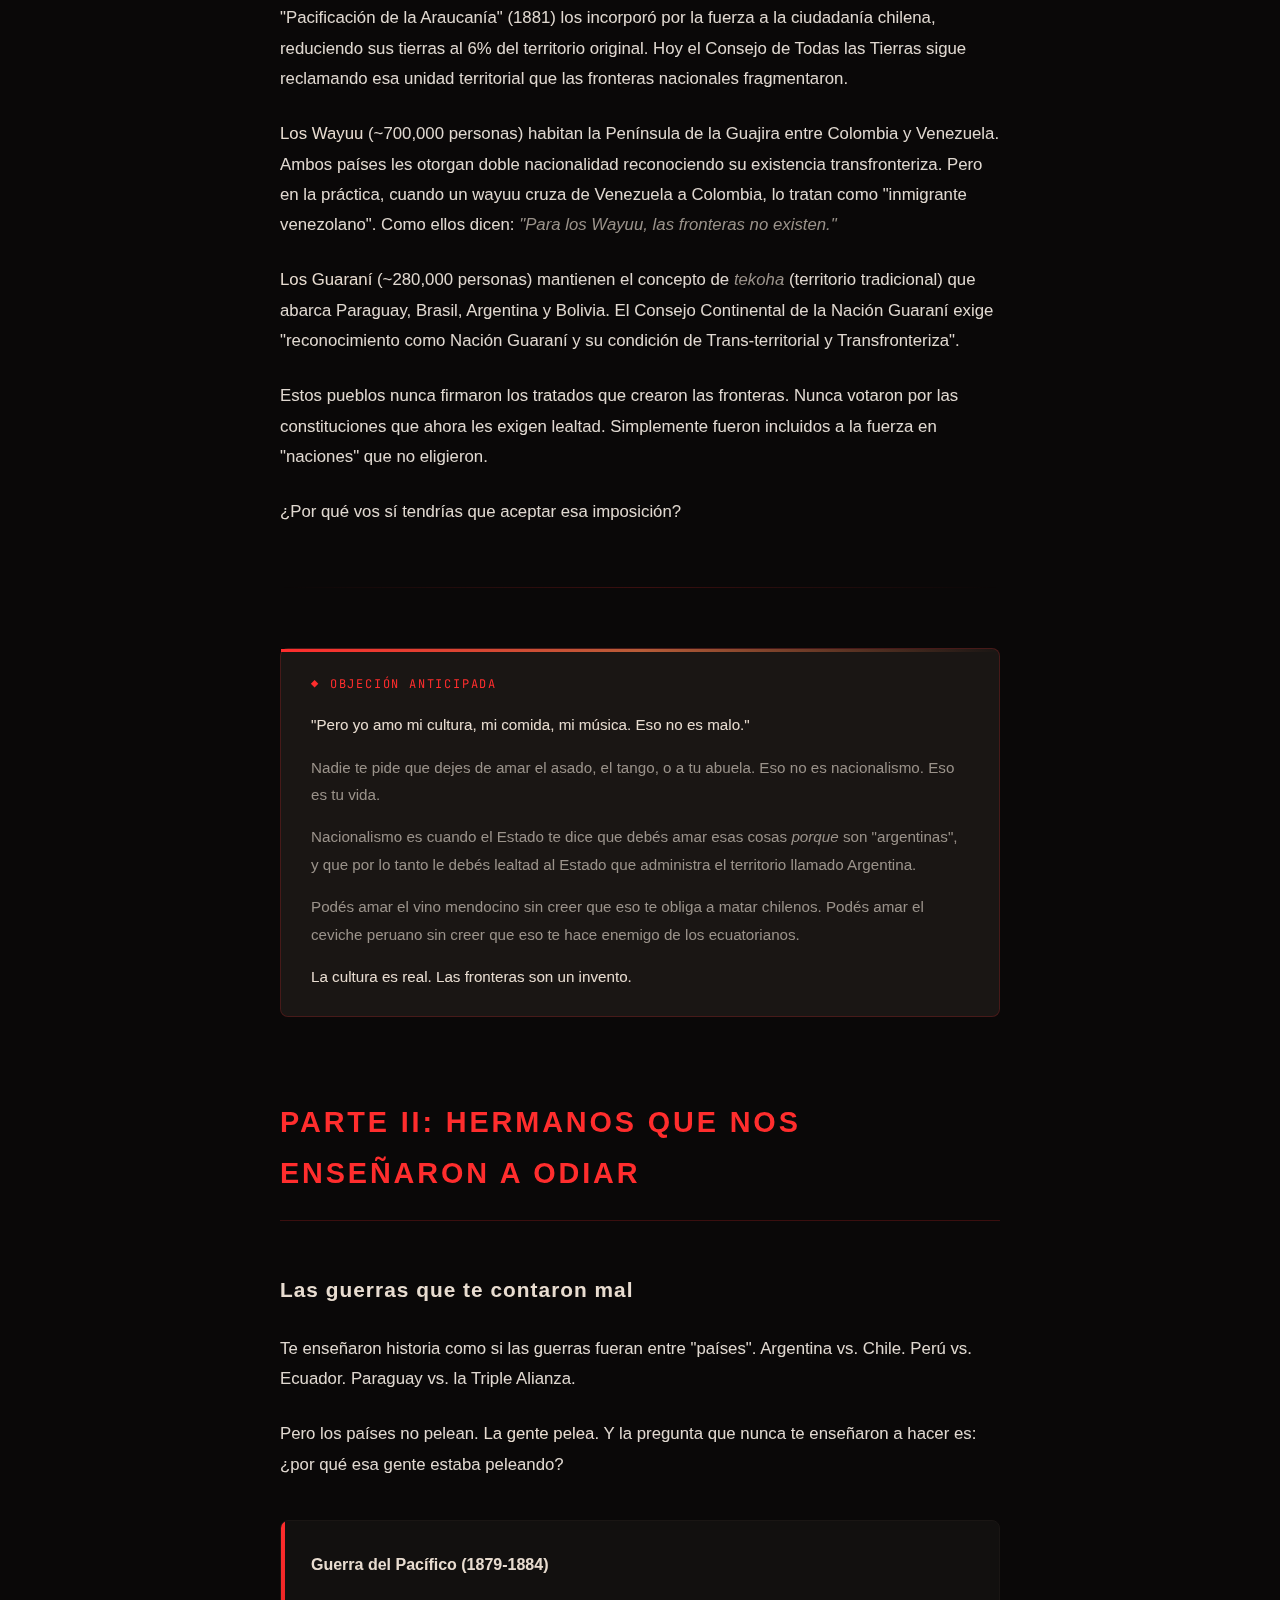
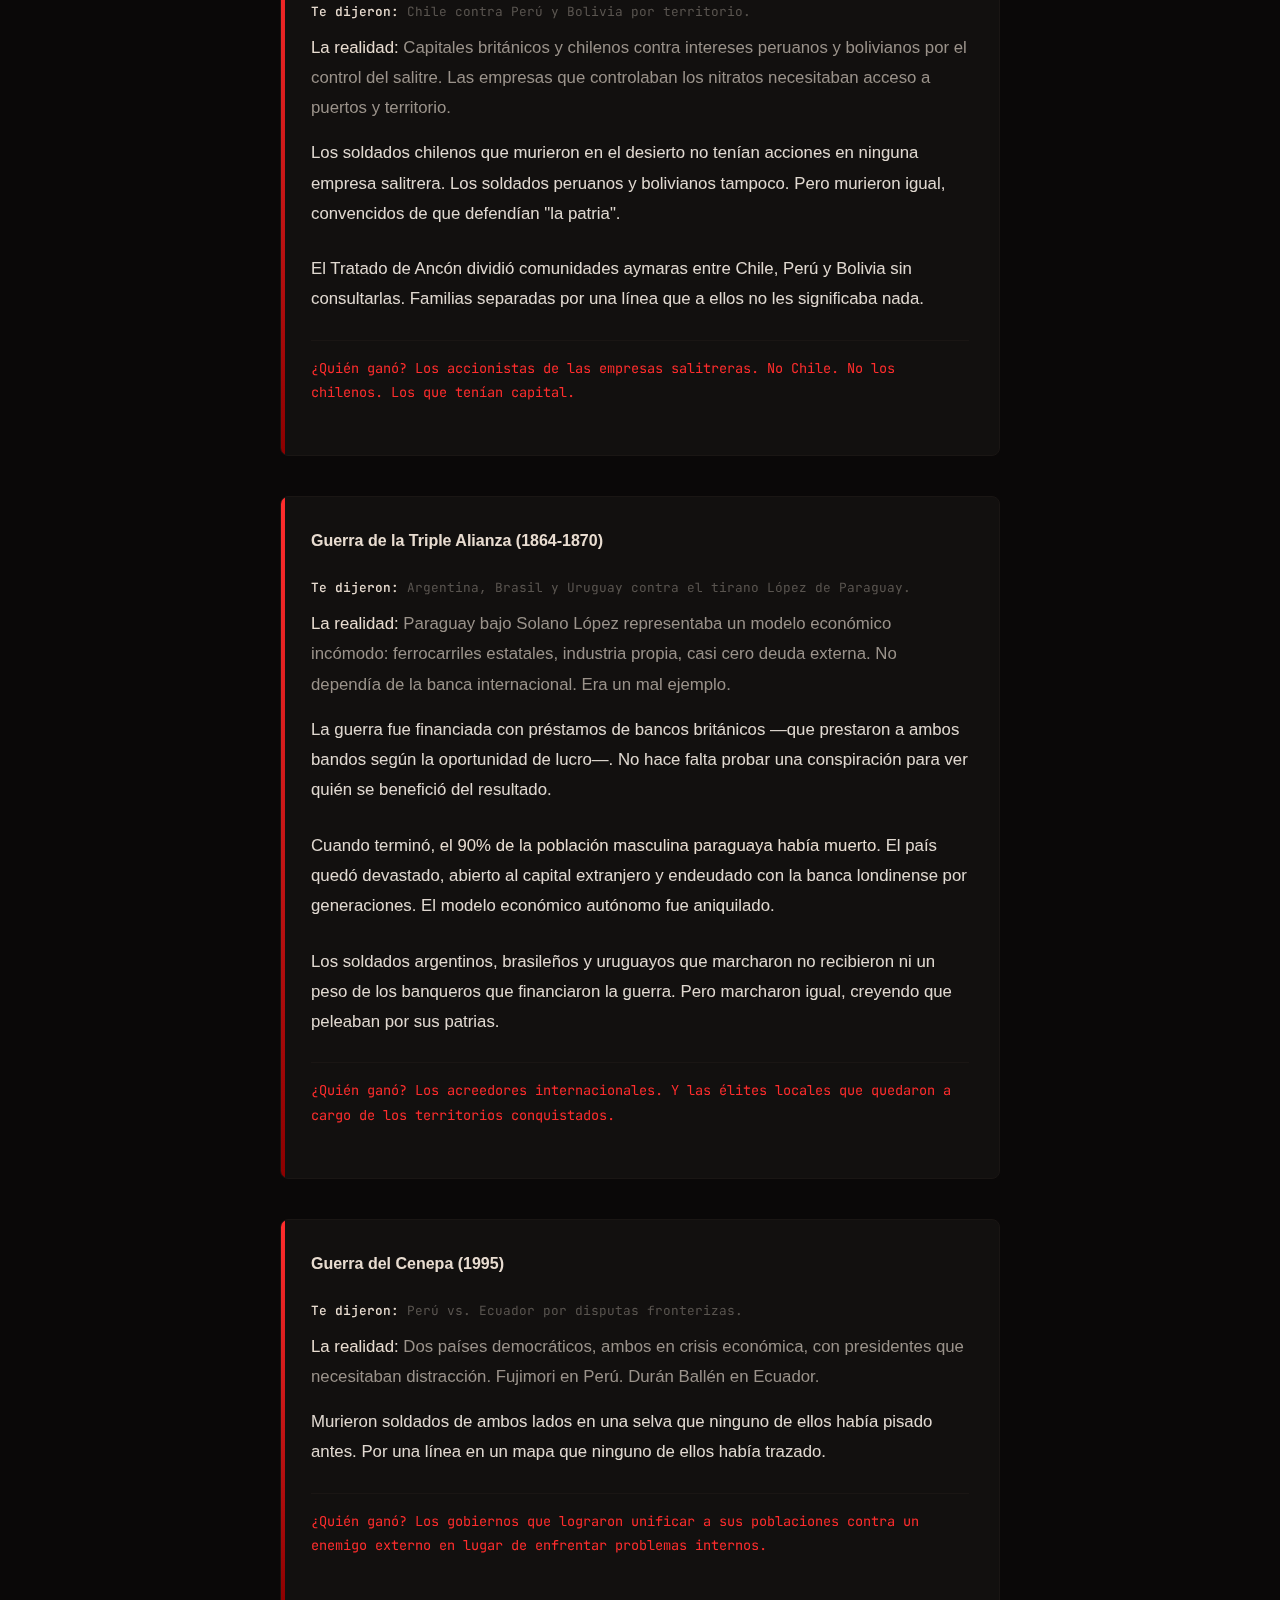
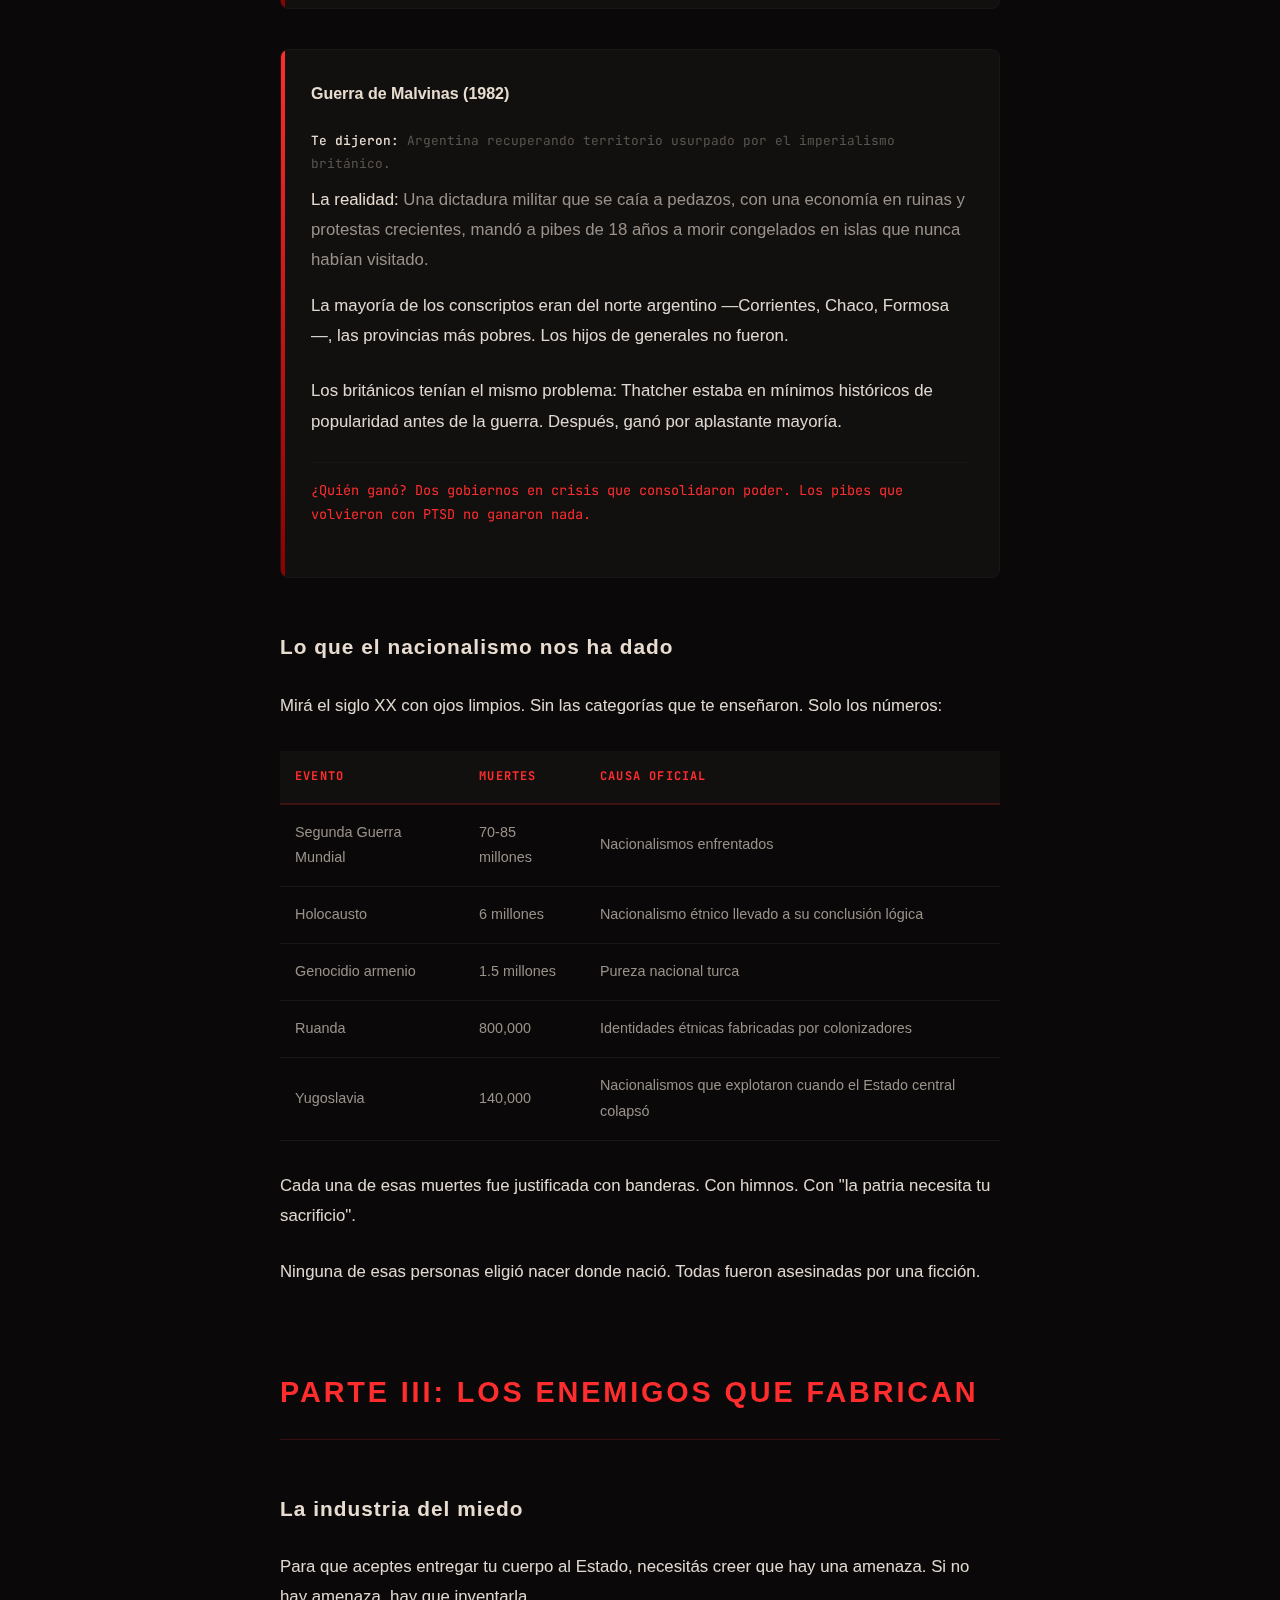
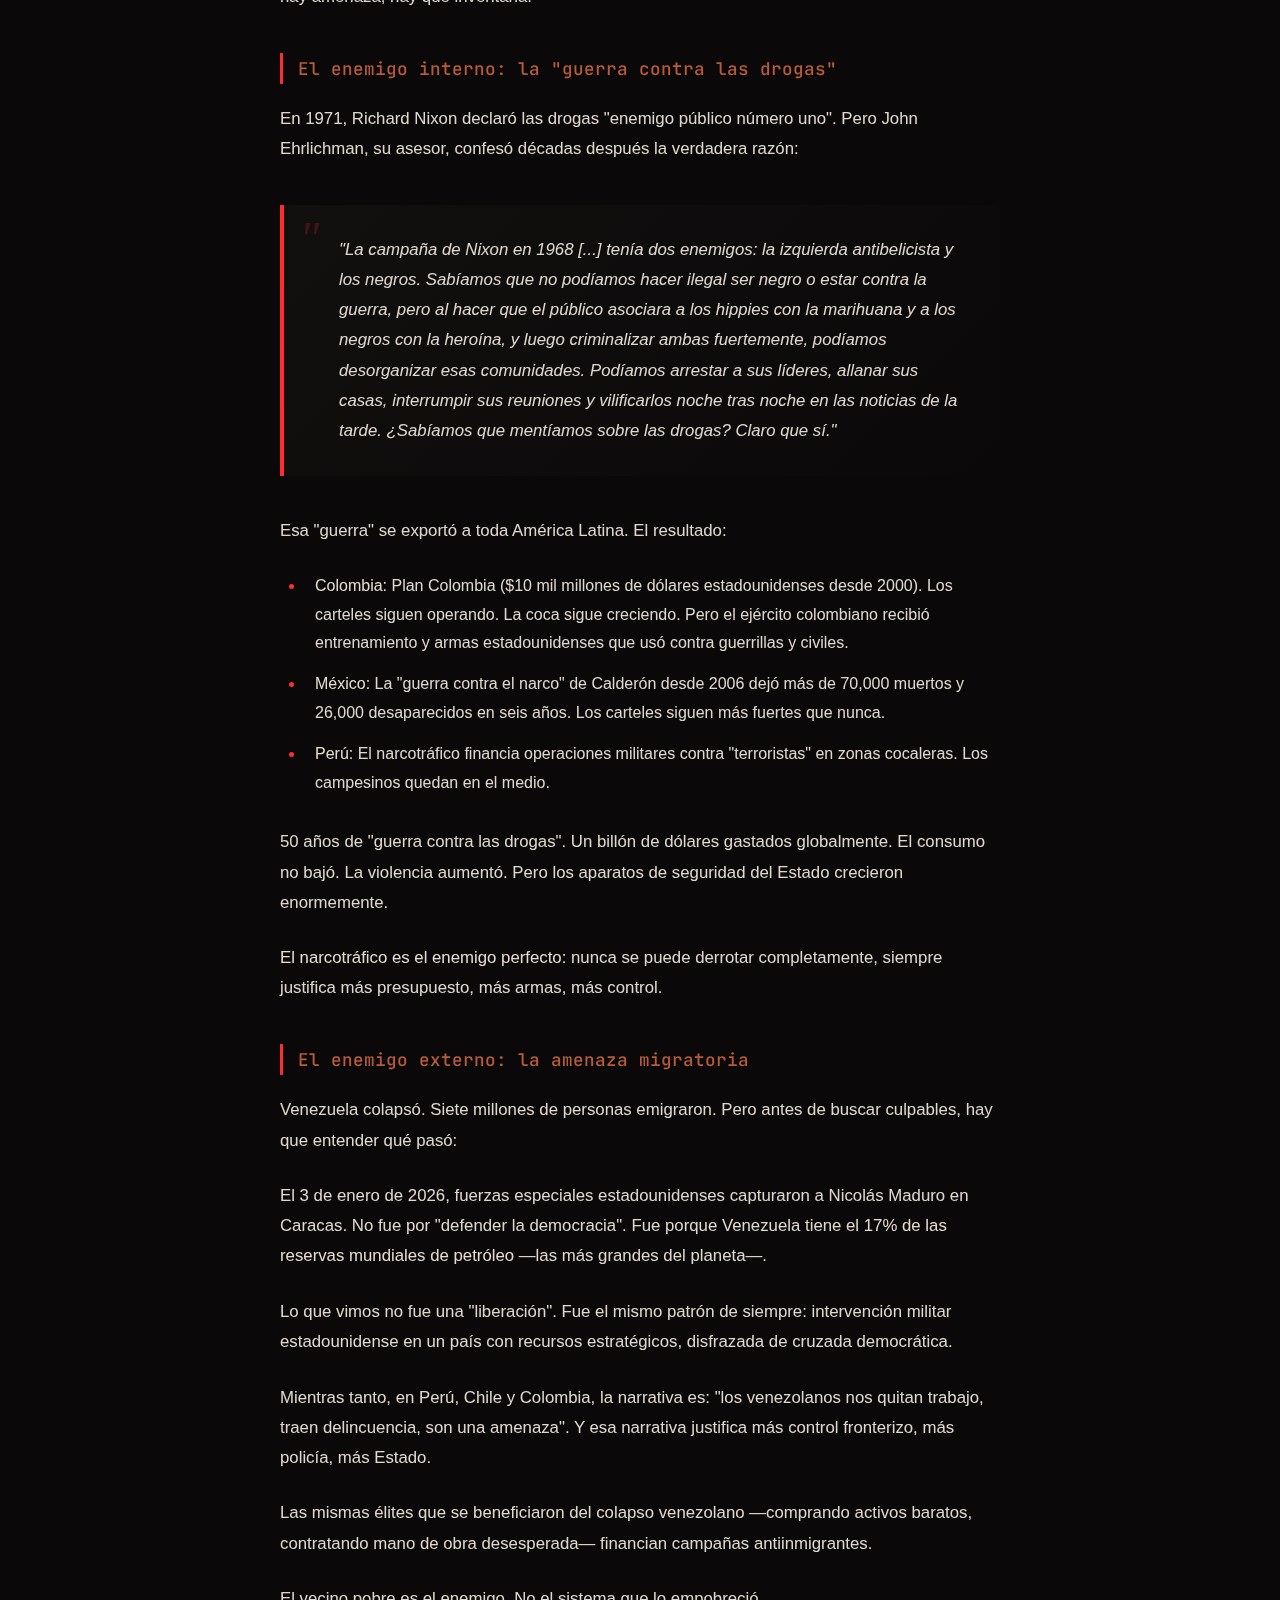
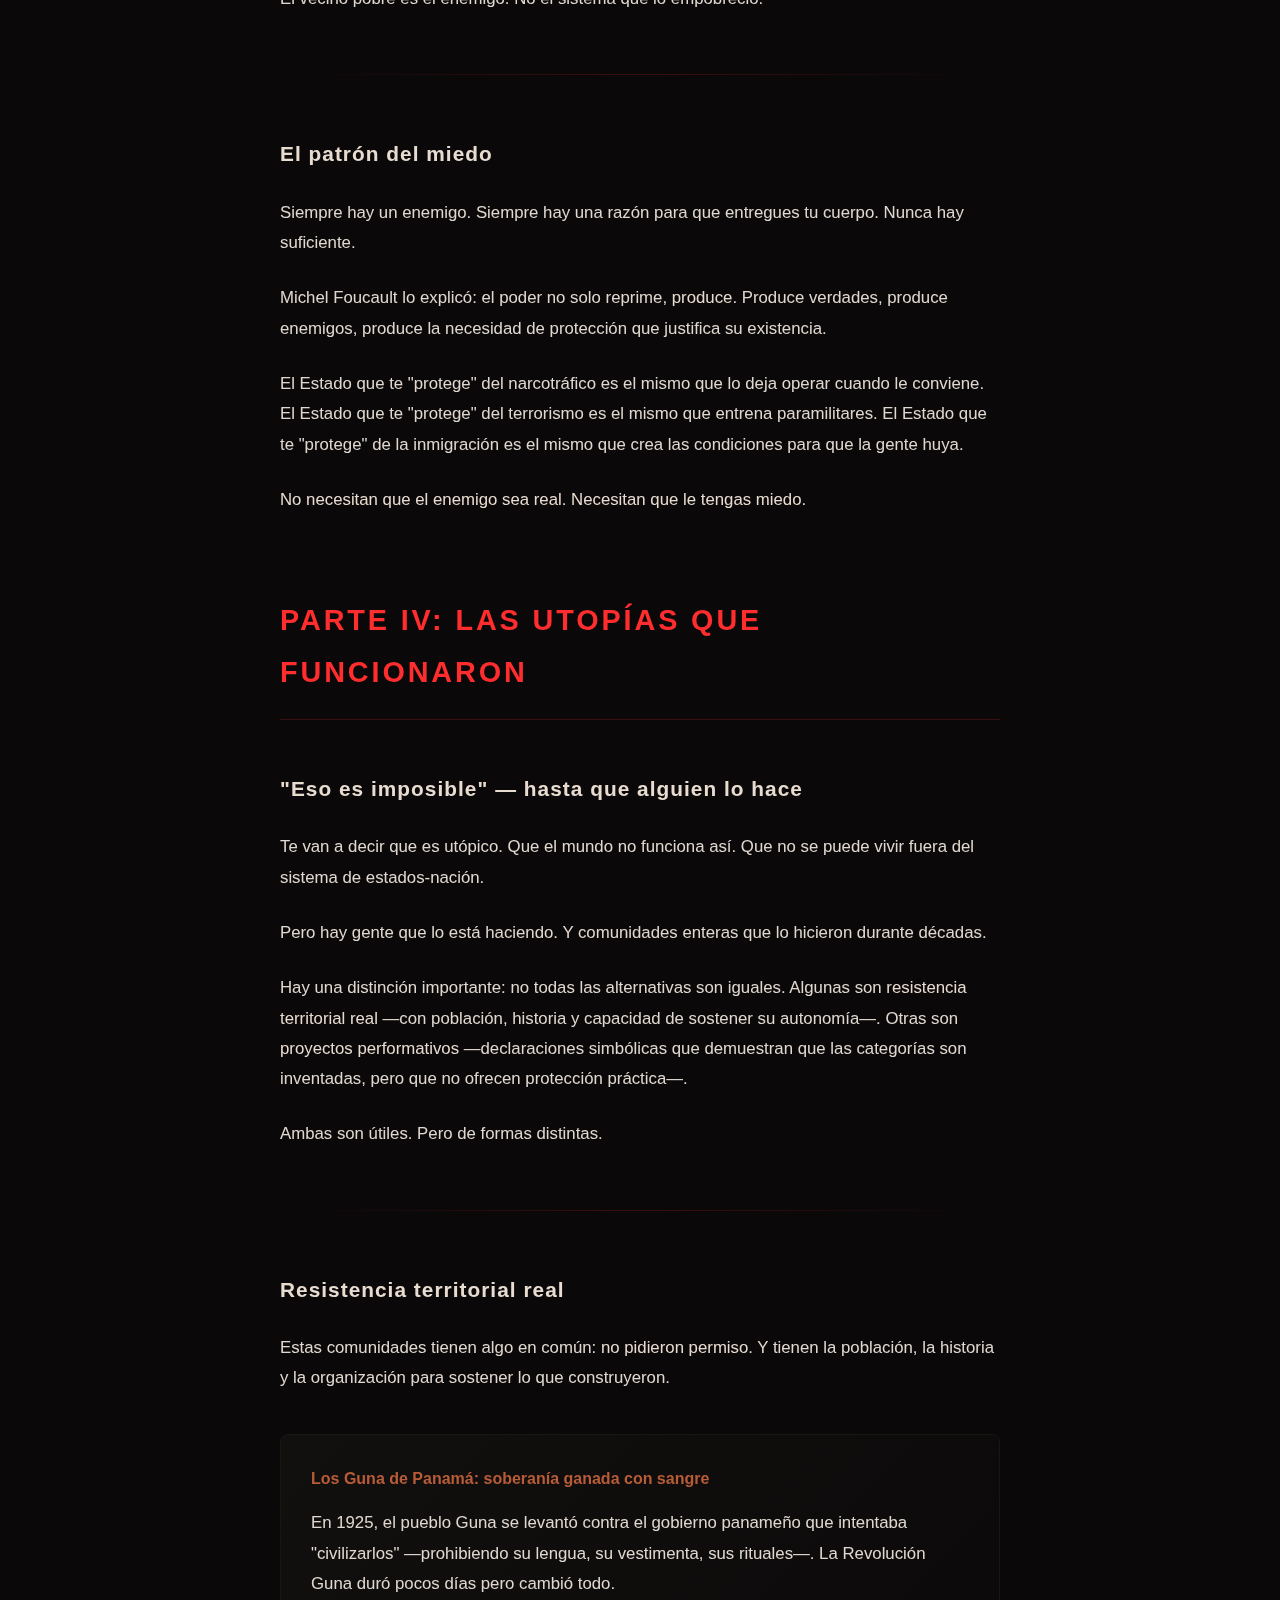
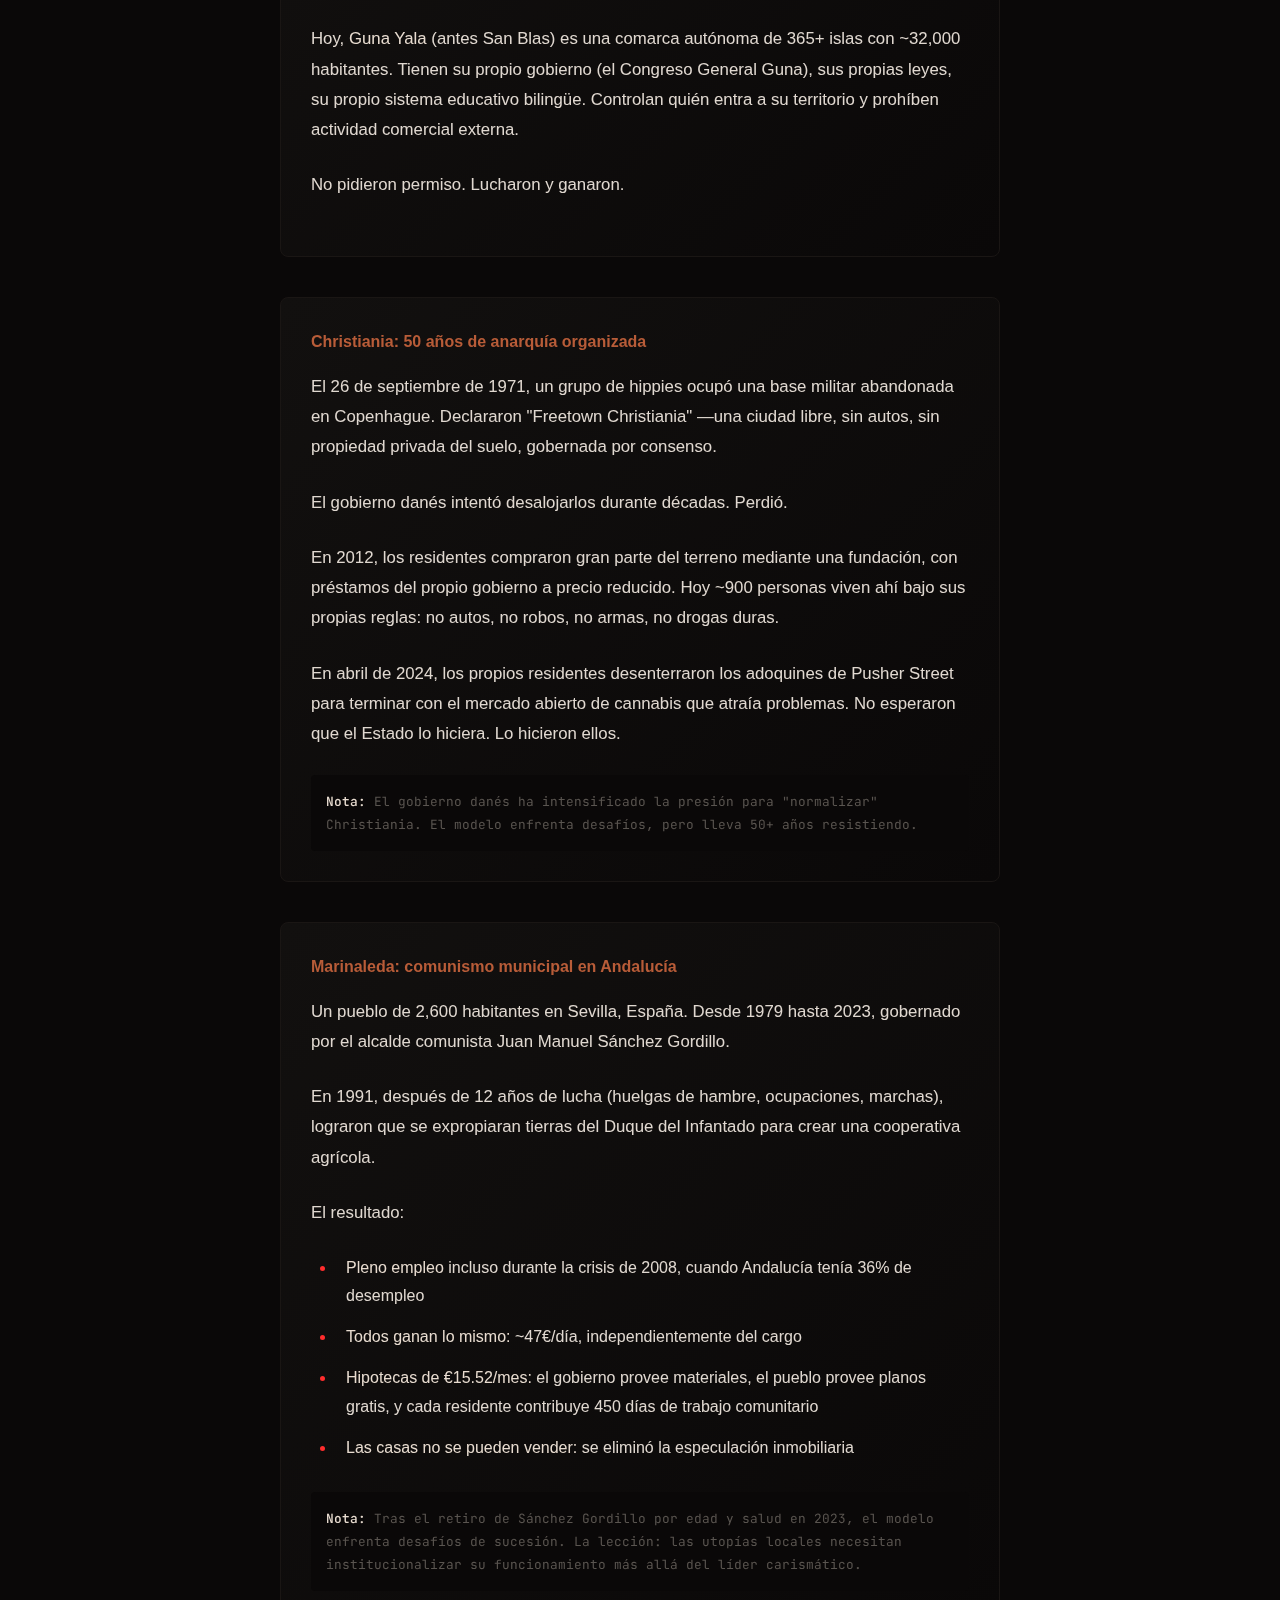
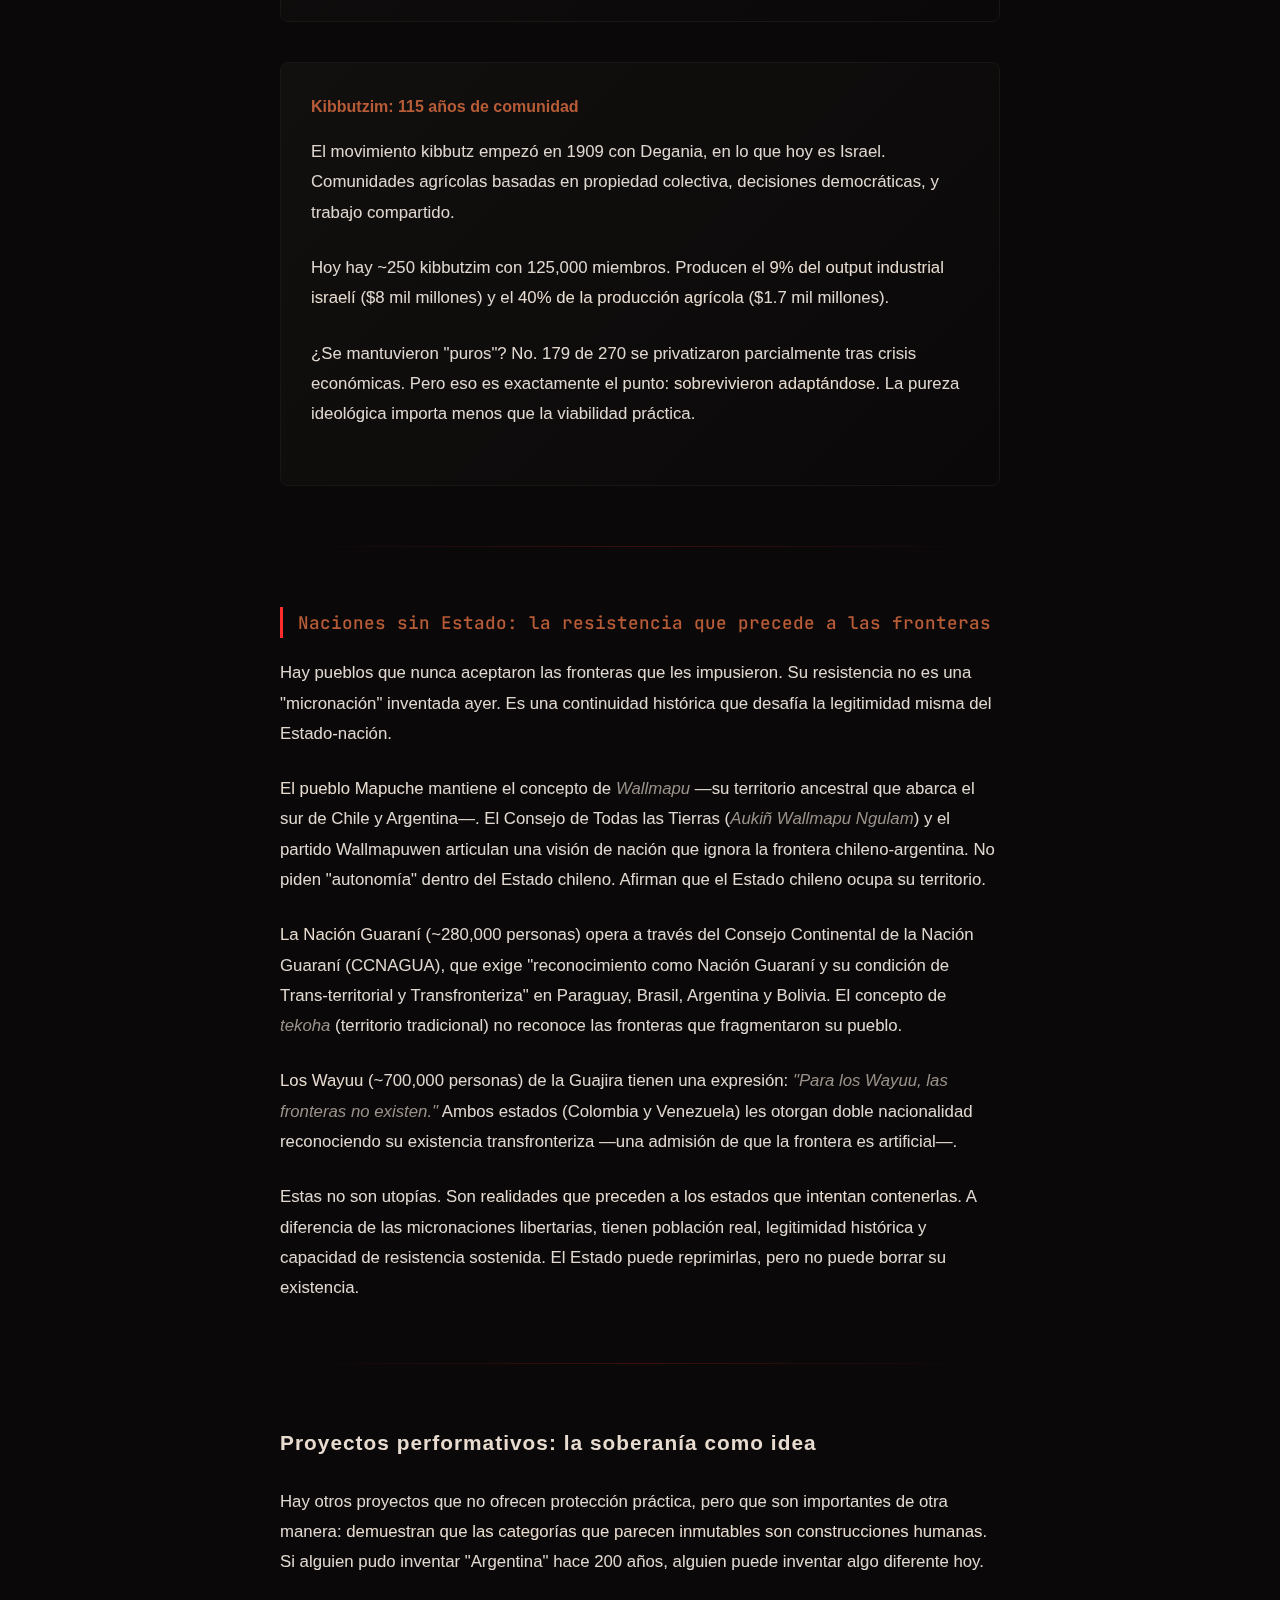
<file: mundos/ia-futuro/posts/tu-cuerpo-no-es-tuyo.html>
<!DOCTYPE html>
<html lang="es">
<head>
    <meta charset="UTF-8">
    <meta name="viewport" content="width=device-width, initial-scale=1.0">
    <title>Tu Cuerpo No Es Tuyo — ShamanTek</title>
    <meta name="description" content="Nacionalismo, conscripción y el arte de no ser esclavo de ninguna bandera. Un manifiesto sobre soberanía corporal.">
    <meta name="keywords" content="nacionalismo, conscripción, soberanía corporal, libertad, antimilitarismo, fronteras">
    <meta name="author" content="ShamanTek">

    <!-- Open Graph -->
    <meta property="og:type" content="article">
    <meta property="og:title" content="Tu Cuerpo No Es Tuyo — ShamanTek">
    <meta property="og:description" content="Nacionalismo, conscripción y el arte de no ser esclavo de ninguna bandera. Un manifiesto sobre soberanía corporal.">

    <!-- Fonts -->
    <link rel="preconnect" href="https://fonts.googleapis.com">
    <link rel="preconnect" href="https://fonts.gstatic.com" crossorigin>
    <link href="https://fonts.googleapis.com/css2?family=Cormorant+Garamond:ital,wght@0,400;0,500;0,600;1,400;1,500&family=JetBrains+Mono:wght@400&family=Outfit:wght@300;400;500&display=swap" rel="stylesheet">

    <!-- Favicon -->
    <link rel="icon" type="image/svg+xml" href="../../../favicon.svg">

    <!-- External CSS -->
    <link rel="stylesheet" href="../../../styles/tu-cuerpo.css">
</head>
<body>
<!--
        ████████████████████████████████████████████████████████████████████
        
        "Un hombre no es menos esclavo porque se le permita elegir un nuevo 
         amo cada cierto número de años."
                                                        — Lysander Spooner
        
        ████████████████████████████████████████████████████████████████████
    -->

    <!-- Efectos de fondo -->
    <div class="cyber-grid"></div>
    <div class="scanlines"></div>
    <div class="glow-orb glow-orb-1"></div>
    <div class="glow-orb glow-orb-2"></div>
    <div class="progress-bar" id="progressBar"></div>

    <!-- Header -->
    <header>
        <div class="header-content">
            <a href="../index.html" class="back-link">
                <span class="arrow">←</span>
                <span>IA & FUTURO</span>
            </a>
            <div class="header-status">
                <div class="status-indicator">
                    <div class="status-dot"></div>
                    <span>TRANSMISIÓN ACTIVA</span>
                </div>
            </div>
        </div>
    </header>

    <!-- Índice lateral / Table of Contents -->
    <nav class="toc-sidebar" id="tocSidebar">
        <div class="toc-title">◆ Índice</div>
        
        <div class="toc-section">
            <a href="#prologo" class="toc-link">Prólogo: La Frontera</a>
        </div>

        <div class="toc-section">
            <span class="toc-section-title">Parte I</span>
            <a href="#parte1" class="toc-link">La Historia Que Te Contaron</a>
            <a href="#vencedores" class="toc-link">Los vencedores y sus relatos</a>
            <a href="#invencion" class="toc-link">200 años de invención</a>
            <a href="#colonialidad" class="toc-link">Colonialidad del poder</a>
        </div>

        <div class="toc-section">
            <span class="toc-section-title">Parte II</span>
            <a href="#parte2" class="toc-link">Hermanos Que Nos Enseñaron a Odiar</a>
            <a href="#guerra-pacifico" class="toc-link">Guerra del Pacífico</a>
            <a href="#triple-alianza" class="toc-link">Guerra Triple Alianza</a>
            <a href="#cenepa" class="toc-link">Guerra del Cenepa</a>
            <a href="#malvinas" class="toc-link">Guerra de Malvinas</a>
            <a href="#genocidios" class="toc-link">Lo que nos dio el nacionalismo</a>
        </div>

        <div class="toc-section">
            <span class="toc-section-title">Parte III</span>
            <a href="#parte3" class="toc-link">Los Enemigos Que Fabrican</a>
            <a href="#drogas" class="toc-link">Guerra contra las drogas</a>
            <a href="#migracion" class="toc-link">La amenaza migratoria</a>
        </div>

        <div class="toc-section">
            <span class="toc-section-title">Parte IV</span>
            <a href="#parte4" class="toc-link">Las Utopías Que Funcionaron</a>
            <a href="#guna" class="toc-link">Los Guna</a>
            <a href="#christiania" class="toc-link">Christiania</a>
            <a href="#marinaleda" class="toc-link">Marinaleda</a>
            <a href="#naciones-sin-estado" class="toc-link">Naciones sin Estado</a>
            <a href="#performativos" class="toc-link">Proyectos performativos</a>
        </div>

        <div class="toc-section">
            <span class="toc-section-title">Parte V</span>
            <a href="#parte5" class="toc-link">Herramientas de Soberanía</a>
            <a href="#objecion" class="toc-link">Objeción de conciencia</a>
            <a href="#movimiento" class="toc-link">Soberanía de movimiento</a>
            <a href="#financiera" class="toc-link">Soberanía financiera</a>
        </div>

        <div class="toc-section">
            <span class="toc-section-title">Parte VI</span>
            <a href="#parte6" class="toc-link">Filosofía de la Resistencia</a>
        </div>

        <div class="toc-section">
            <a href="#epilogo" class="toc-link">Epílogo: Miguel y Andrés</a>
            <a href="#recursos" class="toc-link">Recursos</a>
        </div>
    </nav>

    <!-- TOC Dots (móvil) -->
    <div class="toc-dots" id="tocDots">
        <div class="toc-dot" data-section="prologo" title="Prólogo"></div>
        <div class="toc-dot" data-section="parte1" title="Parte I"></div>
        <div class="toc-dot" data-section="parte2" title="Parte II"></div>
        <div class="toc-dot" data-section="parte3" title="Parte III"></div>
        <div class="toc-dot" data-section="parte4" title="Parte IV"></div>
        <div class="toc-dot" data-section="parte5" title="Parte V"></div>
        <div class="toc-dot" data-section="parte6" title="Parte VI"></div>
        <div class="toc-dot" data-section="epilogo" title="Epílogo"></div>
    </div>

    <!-- Toggle TOC (móvil) -->
    <button class="toc-toggle" id="tocToggle" aria-label="Toggle índice">☰</button>

    <!--
        ▒▒▒▒▒▒▒▒▒▒▒▒▒▒▒▒▒▒▒▒▒▒▒▒▒▒▒▒▒▒▒▒▒▒▒▒▒▒▒▒▒▒▒▒▒▒▒▒▒▒▒▒▒▒▒▒▒▒▒▒▒▒▒▒
        
        PREGUNTA PARA EL LECTOR DEL CÓDIGO:
        
        ¿Cuántas guerras se pelearon por líneas en un mapa
        que los soldados nunca habían visto antes de morir por ellas?
        
        ▒▒▒▒▒▒▒▒▒▒▒▒▒▒▒▒▒▒▒▒▒▒▒▒▒▒▒▒▒▒▒▒▒▒▒▒▒▒▒▒▒▒▒▒▒▒▒▒▒▒▒▒▒▒▒▒▒▒▒▒▒▒▒▒
    -->

    <!-- Hero del artículo -->
    <div class="article-hero">
        <div class="warning-badge">Manifiesto · Soberanía Corporal</div>
        <h1 class="article-title">TU CUERPO<br>NO ES TUYO</h1>
        <p class="article-subtitle">Nacionalismo, conscripción y el arte de no ser esclavo de ninguna bandera</p>
        <div class="article-meta">
            <span><span class="icon">◇</span> Enero 2026</span>
            <span><span class="icon">◇</span> ~30 min lectura</span>
            <span><span class="icon">◇</span> Dominio Público</span>
        </div>
    </div>

    <!--
        ░░░░░░░░░░░░░░░░░░░░░░░░░░░░░░░░░░░░░░░░░░░░░░░░░░░░░░░░░░░░░░░░░░
        
        "El verdadero patriotismo odia la injusticia en su propio país 
         más que en cualquier otro lugar."
                                                    — Clarence Darrow
        
        ░░░░░░░░░░░░░░░░░░░░░░░░░░░░░░░░░░░░░░░░░░░░░░░░░░░░░░░░░░░░░░░░░░
    -->

    <!-- Contenido del artículo -->
    <article class="article-content">
        
        <!-- PRÓLOGO -->
        <section class="content-section" id="prologo">
            <h1 class="part-title">PRÓLOGO: LA FRONTERA</h1>
            
            <div class="prologue">
                <span class="location">Tumbes, Perú. Marzo de 2026.</span>
                <p>Miguel tiene 19 años. Nació en Tumbes, a 30 kilómetros de la frontera con Ecuador. Creció jugando fútbol con chicos ecuatorianos que cruzaban a comprar en el mercado de Aguas Verdes. Su mejor amigo de la infancia, Andrés, vive en Huaquillas, del lado ecuatoriano. Hablan el mismo español, comen el mismo ceviche, escuchan la misma música.</p>
            </div>

            <p>Miguel acaba de recibir una notificación. No se inscribió en el registro militar a los 17 como exige el Decreto Supremo 018-2025-DE. Tiene una multa de 275 soles. Y un ultimátum: regularizar su situación o enfrentar sanciones que pueden incluir restricciones para trámites públicos, acceso a empleo formal y hasta educación superior.</p>

            <p>El congresista Edwin Martínez acaba de presentar un proyecto de ley para hacer el servicio militar obligatorio para todos los mayores de 18 años. El argumento: "formar ciudadanos con valores patrióticos" y "preparar a la juventud ante amenazas externas".</p>

            <p>¿Amenazas externas? Miguel mira hacia la frontera. Del otro lado está Andrés. El enemigo, aparentemente.</p>

            <p>Dos chicos que crecieron juntos. Que comparten ancestros, historia, comida, música. Separados por una línea imaginaria trazada hace 200 años por criollos que querían sus propios feudos. Y ahora, potencialmente, entrenados para matarse el uno al otro si algún político decide que es necesario.</p>

            <p>Miguel no entiende por qué debería odiar a Andrés. Pero el Estado le dice que debe estar dispuesto a morir —o matar— por un pedazo de tela con colores específicos.</p>

            <hr>

            <div class="callout">
                <div class="callout-title">Si estás leyendo esto</div>
                <p>...y pensás que el nacionalismo es amor a tu tierra, a tu cultura, a tu gente: <strong>seguí leyendo.</strong></p>
                <p>Lo que llamamos "patria" es una ficción reciente. Y esa ficción tiene dueños.</p>
            </div>
        </section>

        <!-- PARTE I -->
        <section class="content-section" id="parte1">
            <h1 class="part-title">PARTE I: LA HISTORIA QUE TE CONTARON</h1>

            <h2 id="vencedores">Los vencedores y sus relatos</h2>

            <p><em>"El vencedor siempre será el juez, y el vencido siempre el acusado."</em></p>

            <p>Eso dijo Hermann Göring en Nuremberg. Un nazi. Pero tenía razón en algo: la historia que conocés fue escrita por quienes ganaron las guerras, las conquistas, las revoluciones. No es "la verdad". Es <strong>una versión</strong> de los hechos, la versión que convenía a los que quedaron con el poder.</p>

            <p>Walter Benjamin —filósofo judío que se suicidó huyendo de los nazis en 1940— lo expresó de forma más poética. Imaginó un ángel que mira hacia el pasado:</p>

            <blockquote>
                <p>"Donde nosotros percibimos una cadena de acontecimientos, él ve una catástrofe única que amontona ruina sobre ruina... El huracán lo empuja irresistiblemente hacia el futuro, al cual da la espalda, mientras que frente a él las ruinas crecen hasta el cielo. Este huracán es lo que llamamos progreso."</p>
            </blockquote>

            <p>Lo que llamamos "historia nacional" es ese huracán disfrazado de relato ordenado. Los héroes de tu país son los villanos de otro. Las "gestas libertadoras" de unos son las masacres de otros. Y nadie te enseña la versión de los que perdieron.</p>

            <hr>

            <h2 id="invencion">200 años de invención</h2>

            <p>Antes de 1800, nadie en lo que hoy es Perú, Argentina, Colombia o México pensaba en sí mismo como "peruano", "argentino", "colombiano" o "mexicano". Esas categorías no existían.</p>

            <p>Existían pueblos. Comunidades. Lenguas. Familias. Tradiciones locales. Un habitante de Cusco tenía más en común culturalmente con un habitante de La Paz que con uno de Lima. Un gaucho de la pampa se parecía más a un gaucho uruguayo que a un porteño. Un wayuu de la Guajira no distinguía —ni distingue hoy— entre el lado colombiano y el venezolano de su territorio ancestral.</p>

            <p>Entonces llegaron las "independencias". Y con ellas, un problema: ¿cómo convencer a millones de personas que no se conocen entre sí de que forman una "nación"?</p>

            <p>La respuesta fue el <strong>nacionalismo</strong>: una tecnología de control social que opera no solo a nivel cultural sino neuronal. La Red de Modo Predeterminado de tu cerebro construye narrativas de identidad que incluyen la pertenencia a estructuras que nunca elegiste. "Soy argentino", "soy estadounidense" — estas identificaciones se sienten naturales porque el cerebro las integró antes de que pudieras cuestionarlas. Entender el mecanismo es el primer paso para desactivarlo: <a href="dmn-prision-neuronal-ego.html" class="inline-link">El Default Mode Network: La prisión neuronal del ego</a>.</p>

            <hr>

            <h3>Cómo se fabrica una nación</h3>

            <p>Benedict Anderson, en <em>Comunidades Imaginadas</em> (1983), explicó el mecanismo:</p>

            <ol>
                <li><strong>Se trazan fronteras arbitrarias</strong> — generalmente calcando las divisiones administrativas coloniales. El principio <em>uti possidetis juris</em> transformó los límites de virreinatos y audiencias en fronteras "sagradas".</li>
                <li><strong>Se inventa una historia común</strong> — héroes, batallas, "padres fundadores". Se selecciona qué recordar y qué olvidar.</li>
                <li><strong>Se crea una lengua oficial</strong> — eliminando o marginando las demás. El quechua, el guaraní, el mapudungun pasan a ser "dialectos" o folklore.</li>
                <li><strong>Se establecen símbolos</strong> — bandera, himno, escudo. Objetos que hay que venerar.</li>
                <li><strong>Se impone una educación estandarizada</strong> — que repite todo lo anterior desde la infancia.</li>
                <li><strong>Se usa la conscripción militar</strong> — para mezclar poblaciones y crear "identidad nacional".</li>
            </ol>

            <p>El punto 6 es clave. El servicio militar obligatorio no existe principalmente para defender fronteras. Existe para <strong>crear ciudadanos que crean en esas fronteras</strong>.</p>

            <p>Un chico de Puno que hace el servicio militar en Lima junto a un chico de Piura y otro de Iquitos aprende que todos son "peruanos". Antes del servicio, eran puneño, piurano, iquiteño. Después, son soldados de la patria.</p>

            <p>La conscripción es una máquina de fabricar nacionalistas.</p>

            <hr>

            <h2 id="colonialidad">Colonialidad: el sistema que sobrevivió a la colonia</h2>

            <p>El sociólogo peruano Aníbal Quijano (1928-2018) acuñó un concepto crucial: <strong>colonialidad del poder</strong>. La distinción es importante:</p>

            <ul>
                <li><strong>Colonialismo</strong> es la dominación político-administrativa que terminó con las independencias.</li>
                <li><strong>Colonialidad</strong> es la matriz de poder que sobrevivió: las jerarquías raciales, las estructuras económicas extractivas, las formas de conocimiento que deslegitiman todo lo no-europeo.</li>
            </ul>

            <p>Las fronteras que hoy reclaman tu cuerpo fueron trazadas por esa colonialidad. Fragmentaron pueblos que existían mucho antes de que llegaran los españoles:</p>

            <p><strong>Los Mapuche</strong> llaman <em>Wallmapu</em> a su territorio ancestral —sur de Chile y Argentina—. La "Pacificación de la Araucanía" (1881) los incorporó por la fuerza a la ciudadanía chilena, reduciendo sus tierras al 6% del territorio original. Hoy el Consejo de Todas las Tierras sigue reclamando esa unidad territorial que las fronteras nacionales fragmentaron.</p>

            <p><strong>Los Wayuu</strong> (~700,000 personas) habitan la Península de la Guajira entre Colombia y Venezuela. Ambos países les otorgan doble nacionalidad reconociendo su existencia transfronteriza. Pero en la práctica, cuando un wayuu cruza de Venezuela a Colombia, lo tratan como "inmigrante venezolano". Como ellos dicen: <em>"Para los Wayuu, las fronteras no existen."</em></p>

            <p><strong>Los Guaraní</strong> (~280,000 personas) mantienen el concepto de <em>tekoha</em> (territorio tradicional) que abarca Paraguay, Brasil, Argentina y Bolivia. El Consejo Continental de la Nación Guaraní exige "reconocimiento como Nación Guaraní y su condición de Trans-territorial y Transfronteriza".</p>

            <p>Estos pueblos nunca firmaron los tratados que crearon las fronteras. Nunca votaron por las constituciones que ahora les exigen lealtad. Simplemente fueron incluidos a la fuerza en "naciones" que no eligieron.</p>

            <p>¿Por qué vos sí tendrías que aceptar esa imposición?</p>

            <hr>

            <div class="callout">
                <div class="callout-title">Objeción anticipada</div>
                <p><strong>"Pero yo amo mi cultura, mi comida, mi música. Eso no es malo."</strong></p>
                <p>Nadie te pide que dejes de amar el asado, el tango, o a tu abuela. Eso no es nacionalismo. Eso es tu vida.</p>
                <p>Nacionalismo es cuando el Estado te dice que debés amar esas cosas <em>porque</em> son "argentinas", y que por lo tanto le debés lealtad al Estado que administra el territorio llamado Argentina.</p>
                <p>Podés amar el vino mendocino sin creer que eso te obliga a matar chilenos. Podés amar el ceviche peruano sin creer que eso te hace enemigo de los ecuatorianos.</p>
                <p><strong>La cultura es real. Las fronteras son un invento.</strong></p>
            </div>
        </section>

        <!-- PARTE II -->
        
        <!--
            ═══════════════════════════════════════════════════════════════
            
            "Patria es un sentimiento ficticio que beneficia a los que 
             mandan y perjudica a los que obedecen."
                                                — Eduardo Galeano
            
            (Galeano entendía. Escribió "Las Venas Abiertas de América 
             Latina" y luego dijo que no podía releerlo porque le parecía
             "escrito en un estilo que no es el mío". La honestidad 
             intelectual también es una forma de soberanía.)
            
            ═══════════════════════════════════════════════════════════════
        -->
        
        <section class="content-section" id="parte2">
            <h1 class="part-title">PARTE II: HERMANOS QUE NOS ENSEÑARON A ODIAR</h1>

            <h2>Las guerras que te contaron mal</h2>

            <p>Te enseñaron historia como si las guerras fueran entre "países". Argentina vs. Chile. Perú vs. Ecuador. Paraguay vs. la Triple Alianza.</p>

            <p>Pero los países no pelean. <strong>La gente pelea.</strong> Y la pregunta que nunca te enseñaron a hacer es: ¿por qué esa gente estaba peleando?</p>

            <div class="war-card" id="guerra-pacifico">
                <h4>Guerra del Pacífico (1879-1884)</h4>
                <p class="war-told"><strong>Te dijeron:</strong> Chile contra Perú y Bolivia por territorio.</p>
                <p class="war-reality"><strong>La realidad:</strong> Capitales británicos y chilenos contra intereses peruanos y bolivianos por el control del salitre. Las empresas que controlaban los nitratos necesitaban acceso a puertos y territorio.</p>
                <p>Los soldados chilenos que murieron en el desierto no tenían acciones en ninguna empresa salitrera. Los soldados peruanos y bolivianos tampoco. Pero murieron igual, convencidos de que defendían "la patria".</p>
                <p>El Tratado de Ancón dividió comunidades aymaras entre Chile, Perú y Bolivia sin consultarlas. Familias separadas por una línea que a ellos no les significaba nada.</p>
                <p class="war-winner">¿Quién ganó? Los accionistas de las empresas salitreras. No Chile. No los chilenos. Los que tenían capital.</p>
            </div>

            <div class="war-card" id="triple-alianza">
                <h4>Guerra de la Triple Alianza (1864-1870)</h4>
                <p class="war-told"><strong>Te dijeron:</strong> Argentina, Brasil y Uruguay contra el tirano López de Paraguay.</p>
                <p class="war-reality"><strong>La realidad:</strong> Paraguay bajo Solano López representaba un modelo económico incómodo: ferrocarriles estatales, industria propia, casi cero deuda externa. No dependía de la banca internacional. Era un mal ejemplo.</p>
                <p>La guerra fue financiada con préstamos de bancos británicos —que prestaron a ambos bandos según la oportunidad de lucro—. No hace falta probar una conspiración para ver quién se benefició del resultado.</p>
                <p>Cuando terminó, <strong>el 90% de la población masculina paraguaya había muerto</strong>. El país quedó devastado, abierto al capital extranjero y endeudado con la banca londinense por generaciones. El modelo económico autónomo fue aniquilado.</p>
                <p>Los soldados argentinos, brasileños y uruguayos que marcharon no recibieron ni un peso de los banqueros que financiaron la guerra. Pero marcharon igual, creyendo que peleaban por sus patrias.</p>
                <p class="war-winner">¿Quién ganó? Los acreedores internacionales. Y las élites locales que quedaron a cargo de los territorios conquistados.</p>
            </div>

            <div class="war-card" id="cenepa">
                <h4>Guerra del Cenepa (1995)</h4>
                <p class="war-told"><strong>Te dijeron:</strong> Perú vs. Ecuador por disputas fronterizas.</p>
                <p class="war-reality"><strong>La realidad:</strong> Dos países democráticos, ambos en crisis económica, con presidentes que necesitaban distracción. Fujimori en Perú. Durán Ballén en Ecuador.</p>
                <p>Murieron soldados de ambos lados en una selva que ninguno de ellos había pisado antes. Por una línea en un mapa que ninguno de ellos había trazado.</p>
                <p class="war-winner">¿Quién ganó? Los gobiernos que lograron unificar a sus poblaciones contra un enemigo externo en lugar de enfrentar problemas internos.</p>
            </div>

            <div class="war-card" id="malvinas">
                <h4>Guerra de Malvinas (1982)</h4>
                <p class="war-told"><strong>Te dijeron:</strong> Argentina recuperando territorio usurpado por el imperialismo británico.</p>
                <p class="war-reality"><strong>La realidad:</strong> Una dictadura militar que se caía a pedazos, con una economía en ruinas y protestas crecientes, mandó a pibes de 18 años a morir congelados en islas que nunca habían visitado.</p>
                <p>La mayoría de los conscriptos eran del norte argentino —Corrientes, Chaco, Formosa—, las provincias más pobres. Los hijos de generales no fueron.</p>
                <p>Los británicos tenían el mismo problema: Thatcher estaba en mínimos históricos de popularidad antes de la guerra. Después, ganó por aplastante mayoría.</p>
                <p class="war-winner">¿Quién ganó? Dos gobiernos en crisis que consolidaron poder. Los pibes que volvieron con PTSD no ganaron nada.</p>
            </div>

            <h2 id="genocidios">Lo que el nacionalismo nos ha dado</h2>

            <p>Mirá el siglo XX con ojos limpios. Sin las categorías que te enseñaron. Solo los números:</p>

            <table>
                <thead>
                    <tr>
                        <th>Evento</th>
                        <th>Muertes</th>
                        <th>Causa oficial</th>
                    </tr>
                </thead>
                <tbody>
                    <tr>
                        <td>Segunda Guerra Mundial</td>
                        <td>70-85 millones</td>
                        <td>Nacionalismos enfrentados</td>
                    </tr>
                    <tr>
                        <td>Holocausto</td>
                        <td>6 millones</td>
                        <td>Nacionalismo étnico llevado a su conclusión lógica</td>
                    </tr>
                    <tr>
                        <td>Genocidio armenio</td>
                        <td>1.5 millones</td>
                        <td>Pureza nacional turca</td>
                    </tr>
                    <tr>
                        <td>Ruanda</td>
                        <td>800,000</td>
                        <td>Identidades étnicas fabricadas por colonizadores</td>
                    </tr>
                    <tr>
                        <td>Yugoslavia</td>
                        <td>140,000</td>
                        <td>Nacionalismos que explotaron cuando el Estado central colapsó</td>
                    </tr>
                </tbody>
            </table>

            <p>Cada una de esas muertes fue justificada con banderas. Con himnos. Con "la patria necesita tu sacrificio".</p>

            <p>Ninguna de esas personas eligió nacer donde nació. Todas fueron asesinadas por una ficción.</p>
        </section>

        <!-- PARTE III -->
        <section class="content-section" id="parte3">
            <h1 class="part-title">PARTE III: LOS ENEMIGOS QUE FABRICAN</h1>

            <h2>La industria del miedo</h2>

            <p>Para que aceptes entregar tu cuerpo al Estado, necesitás creer que hay una amenaza. Si no hay amenaza, hay que inventarla.</p>

            <h3 id="drogas">El enemigo interno: la "guerra contra las drogas"</h3>

            <p>En 1971, Richard Nixon declaró las drogas "enemigo público número uno". Pero John Ehrlichman, su asesor, confesó décadas después la verdadera razón:</p>

            <blockquote>
                <p>"La campaña de Nixon en 1968 [...] tenía dos enemigos: la izquierda antibelicista y los negros. Sabíamos que no podíamos hacer ilegal ser negro o estar contra la guerra, pero al hacer que el público asociara a los hippies con la marihuana y a los negros con la heroína, y luego criminalizar ambas fuertemente, podíamos desorganizar esas comunidades. Podíamos arrestar a sus líderes, allanar sus casas, interrumpir sus reuniones y vilificarlos noche tras noche en las noticias de la tarde. ¿Sabíamos que mentíamos sobre las drogas? Claro que sí."</p>
            </blockquote>

            <p>Esa "guerra" se exportó a toda América Latina. El resultado:</p>

            <ul>
                <li><strong>Colombia:</strong> Plan Colombia ($10 mil millones de dólares estadounidenses desde 2000). Los carteles siguen operando. La coca sigue creciendo. Pero el ejército colombiano recibió entrenamiento y armas estadounidenses que usó contra guerrillas y civiles.</li>
                <li><strong>México:</strong> La "guerra contra el narco" de Calderón desde 2006 dejó más de 70,000 muertos y 26,000 desaparecidos en seis años. Los carteles siguen más fuertes que nunca.</li>
                <li><strong>Perú:</strong> El narcotráfico financia operaciones militares contra "terroristas" en zonas cocaleras. Los campesinos quedan en el medio.</li>
            </ul>

            <p>50 años de "guerra contra las drogas". Un billón de dólares gastados globalmente. El consumo no bajó. La violencia aumentó. Pero los aparatos de seguridad del Estado crecieron enormemente.</p>

            <p><strong>El narcotráfico es el enemigo perfecto:</strong> nunca se puede derrotar completamente, siempre justifica más presupuesto, más armas, más control.</p>

            <h3 id="migracion">El enemigo externo: la amenaza migratoria</h3>

            <p>Venezuela colapsó. Siete millones de personas emigraron. Pero antes de buscar culpables, hay que entender qué pasó:</p>

            <p>El 3 de enero de 2026, fuerzas especiales estadounidenses capturaron a Nicolás Maduro en Caracas. No fue por "defender la democracia". Fue porque Venezuela tiene el <strong>17% de las reservas mundiales de petróleo</strong> —las más grandes del planeta—.</p>

            <p>Lo que vimos no fue una "liberación". Fue el mismo patrón de siempre: intervención militar estadounidense en un país con recursos estratégicos, disfrazada de cruzada democrática.</p>

            <p>Mientras tanto, en Perú, Chile y Colombia, la narrativa es: "los venezolanos nos quitan trabajo, traen delincuencia, son una amenaza". Y esa narrativa justifica más control fronterizo, más policía, más Estado.</p>

            <p>Las mismas élites que se beneficiaron del colapso venezolano —comprando activos baratos, contratando mano de obra desesperada— financian campañas antiinmigrantes.</p>

            <p>El vecino pobre es el enemigo. No el sistema que lo empobreció.</p>

            <hr>

            <h2>El patrón del miedo</h2>

            <p>Siempre hay un enemigo. Siempre hay una razón para que entregues tu cuerpo. Nunca hay suficiente.</p>

            <p>Michel Foucault lo explicó: el poder no solo reprime, <strong>produce</strong>. Produce verdades, produce enemigos, produce la necesidad de protección que justifica su existencia.</p>

            <p>El Estado que te "protege" del narcotráfico es el mismo que lo deja operar cuando le conviene. El Estado que te "protege" del terrorismo es el mismo que entrena paramilitares. El Estado que te "protege" de la inmigración es el mismo que crea las condiciones para que la gente huya.</p>

            <p><strong>No necesitan que el enemigo sea real. Necesitan que le tengas miedo.</strong></p>
        </section>

        <!-- PARTE IV -->
        
        <!--
            ░░░░░░░░░░░░░░░░░░░░░░░░░░░░░░░░░░░░░░░░░░░░░░░░░░░░░░░░░░░░░░
            
            DATO CURIOSO PARA NERDS DEL CÓDIGO:
            
            Los Guna de Panamá tienen uno de los índices más bajos de 
            suicidio del mundo. También tienen autonomía real sobre 
            su territorio desde 1925.
            
            Correlación no es causalidad. Pero hace pensar.
            
            ░░░░░░░░░░░░░░░░░░░░░░░░░░░░░░░░░░░░░░░░░░░░░░░░░░░░░░░░░░░░░░
        -->
        
        <section class="content-section" id="parte4">
            <h1 class="part-title">PARTE IV: LAS UTOPÍAS QUE FUNCIONARON</h1>

            <h2>"Eso es imposible" — hasta que alguien lo hace</h2>

            <p>Te van a decir que es utópico. Que el mundo no funciona así. Que no se puede vivir fuera del sistema de estados-nación.</p>

            <p>Pero hay gente que lo está haciendo. Y comunidades enteras que lo hicieron durante décadas.</p>

            <p>Hay una distinción importante: no todas las alternativas son iguales. Algunas son <strong>resistencia territorial real</strong> —con población, historia y capacidad de sostener su autonomía—. Otras son <strong>proyectos performativos</strong> —declaraciones simbólicas que demuestran que las categorías son inventadas, pero que no ofrecen protección práctica—.</p>

            <p>Ambas son útiles. Pero de formas distintas.</p>

            <hr>

            <h2>Resistencia territorial real</h2>

            <p>Estas comunidades tienen algo en común: <strong>no pidieron permiso</strong>. Y tienen la población, la historia y la organización para sostener lo que construyeron.</p>

            <div class="utopia-card" id="guna">
                <h4>Los Guna de Panamá: soberanía ganada con sangre</h4>
                <p>En 1925, el pueblo Guna se levantó contra el gobierno panameño que intentaba "civilizarlos" —prohibiendo su lengua, su vestimenta, sus rituales—. La Revolución Guna duró pocos días pero cambió todo.</p>
                <p>Hoy, <strong>Guna Yala</strong> (antes San Blas) es una comarca autónoma de 365+ islas con ~32,000 habitantes. Tienen su propio gobierno (el Congreso General Guna), sus propias leyes, su propio sistema educativo bilingüe. Controlan quién entra a su territorio y prohíben actividad comercial externa.</p>
                <p>No pidieron permiso. Lucharon y ganaron.</p>
            </div>

            <div class="utopia-card" id="christiania">
                <h4>Christiania: 50 años de anarquía organizada</h4>
                <p>El 26 de septiembre de 1971, un grupo de hippies ocupó una base militar abandonada en Copenhague. Declararon "Freetown Christiania" —una ciudad libre, sin autos, sin propiedad privada del suelo, gobernada por consenso.</p>
                <p>El gobierno danés intentó desalojarlos durante décadas. Perdió.</p>
                <p>En 2012, los residentes compraron gran parte del terreno mediante una fundación, con préstamos del propio gobierno a precio reducido. Hoy ~900 personas viven ahí bajo sus propias reglas: no autos, no robos, no armas, no drogas duras.</p>
                <p>En abril de 2024, los propios residentes desenterraron los adoquines de Pusher Street para terminar con el mercado abierto de cannabis que atraía problemas. No esperaron que el Estado lo hiciera. Lo hicieron ellos.</p>
                <div class="utopia-note">
                    <strong>Nota:</strong> El gobierno danés ha intensificado la presión para "normalizar" Christiania. El modelo enfrenta desafíos, pero lleva 50+ años resistiendo.
                </div>
            </div>

            <div class="utopia-card" id="marinaleda">
                <h4>Marinaleda: comunismo municipal en Andalucía</h4>
                <p>Un pueblo de 2,600 habitantes en Sevilla, España. Desde 1979 hasta 2023, gobernado por el alcalde comunista Juan Manuel Sánchez Gordillo.</p>
                <p>En 1991, después de 12 años de lucha (huelgas de hambre, ocupaciones, marchas), lograron que se expropiaran tierras del Duque del Infantado para crear una cooperativa agrícola.</p>
                <p>El resultado:</p>
                <ul>
                    <li><strong>Pleno empleo</strong> incluso durante la crisis de 2008, cuando Andalucía tenía 36% de desempleo</li>
                    <li><strong>Todos ganan lo mismo:</strong> ~47€/día, independientemente del cargo</li>
                    <li><strong>Hipotecas de €15.52/mes:</strong> el gobierno provee materiales, el pueblo provee planos gratis, y cada residente contribuye 450 días de trabajo comunitario</li>
                    <li><strong>Las casas no se pueden vender:</strong> se eliminó la especulación inmobiliaria</li>
                </ul>
                <div class="utopia-note">
                    <strong>Nota:</strong> Tras el retiro de Sánchez Gordillo por edad y salud en 2023, el modelo enfrenta desafíos de sucesión. La lección: las utopías locales necesitan institucionalizar su funcionamiento más allá del líder carismático.
                </div>
            </div>

            <div class="utopia-card">
                <h4>Kibbutzim: 115 años de comunidad</h4>
                <p>El movimiento kibbutz empezó en 1909 con Degania, en lo que hoy es Israel. Comunidades agrícolas basadas en propiedad colectiva, decisiones democráticas, y trabajo compartido.</p>
                <p>Hoy hay ~250 kibbutzim con 125,000 miembros. Producen el <strong>9% del output industrial israelí</strong> ($8 mil millones) y el <strong>40% de la producción agrícola</strong> ($1.7 mil millones).</p>
                <p>¿Se mantuvieron "puros"? No. 179 de 270 se privatizaron parcialmente tras crisis económicas. Pero eso es exactamente el punto: <strong>sobrevivieron adaptándose</strong>. La pureza ideológica importa menos que la viabilidad práctica.</p>
            </div>

            <hr>

            <h3 id="naciones-sin-estado">Naciones sin Estado: la resistencia que precede a las fronteras</h3>

            <p>Hay pueblos que nunca aceptaron las fronteras que les impusieron. Su resistencia no es una "micronación" inventada ayer. Es una continuidad histórica que desafía la legitimidad misma del Estado-nación.</p>

            <p><strong>El pueblo Mapuche</strong> mantiene el concepto de <em>Wallmapu</em> —su territorio ancestral que abarca el sur de Chile y Argentina—. El Consejo de Todas las Tierras (<em>Aukiñ Wallmapu Ngulam</em>) y el partido Wallmapuwen articulan una visión de nación que ignora la frontera chileno-argentina. No piden "autonomía" dentro del Estado chileno. Afirman que el Estado chileno ocupa su territorio.</p>

            <p><strong>La Nación Guaraní</strong> (~280,000 personas) opera a través del Consejo Continental de la Nación Guaraní (CCNAGUA), que exige "reconocimiento como Nación Guaraní y su condición de Trans-territorial y Transfronteriza" en Paraguay, Brasil, Argentina y Bolivia. El concepto de <em>tekoha</em> (territorio tradicional) no reconoce las fronteras que fragmentaron su pueblo.</p>

            <p><strong>Los Wayuu</strong> (~700,000 personas) de la Guajira tienen una expresión: <em>"Para los Wayuu, las fronteras no existen."</em> Ambos estados (Colombia y Venezuela) les otorgan doble nacionalidad reconociendo su existencia transfronteriza —una admisión de que la frontera es artificial—.</p>

            <p>Estas no son utopías. Son <strong>realidades que preceden a los estados que intentan contenerlas</strong>. A diferencia de las micronaciones libertarias, tienen población real, legitimidad histórica y capacidad de resistencia sostenida. El Estado puede reprimirlas, pero no puede borrar su existencia.</p>

            <hr>

            <h2 id="performativos">Proyectos performativos: la soberanía como idea</h2>

            <p>Hay otros proyectos que no ofrecen protección práctica, pero que son importantes de otra manera: <strong>demuestran que las categorías que parecen inmutables son construcciones humanas</strong>. Si alguien pudo inventar "Argentina" hace 200 años, alguien puede inventar algo diferente hoy.</p>

            <p>Estas iniciativas no te van a salvar de la conscripción. Pero expanden el horizonte de lo pensable.</p>

            <p><strong>Garry Davis</strong> fue piloto de bombardero B-17 en la Segunda Guerra Mundial. En 1948, entró a la embajada estadounidense en París y renunció a su ciudadanía. Se declaró "ciudadano del mundo" y fundó la World Service Authority, que emite el <strong>World Passport</strong>.</p>

            <p>Julian Assange tiene uno. Edward Snowden tiene uno. Pero seamos claros: la mayoría de los países lo clasifican como "documento de fantasía". No te va a permitir cruzar fronteras legalmente. Es una declaración de principios, no una herramienta práctica.</p>

            <p><strong>La República Errante Menda Lerenda</strong>, fundada en Madrid en 1999, define al individuo como "una República independiente en sí mismo". Su territorio: "la superficie que tu cuerpo ocupa en cada momento". Su lema: <em>"De la piel para adentro, mando yo"</em>.</p>

            <p>España no la reconoce —hubo detenciones de personas que intentaron identificarse solo con pasaporte R.E.M.L.—. No te va a proteger de nada. Pero la idea es poderosa como provocación filosófica.</p>

            <p><strong>Liberland</strong>, proclamada en 2015 en 7 km² de tierra de nadie entre Croacia y Serbia, tiene 400,000 solicitudes de ciudadanía. Opera con blockchain. El presidente argentino Milei figura como ciudadano.</p>

            <p>La realidad: la policía croata bloquea el acceso. La "ciudadanía" no otorga derechos reales. Es un club ideológico con estética de Estado, no un Estado funcional.</p>

            <p><strong>La lección:</strong> No confundas los proyectos performativos con resistencia real. Liberland no te va a salvar si tu gobierno te quiere conscribir. Pero la existencia de estos proyectos —y el hecho de que miles de personas los tomen en serio— demuestra que la imaginación política no está muerta. Las categorías pueden ser reinventadas. Y eso, en sí mismo, tiene valor.</p>

            <hr>

            <div class="callout">
                <div class="callout-title">Objeción anticipada</div>
                <p><strong>"Eso es utópico. El mundo no funciona así."</strong></p>
                <p>El mundo funciona como lo hacemos funcionar.</p>
                <p>Hace 200 años la esclavitud era "natural" y "necesaria". Hace 100 años las mujeres no podían votar. Hace 50 años la homosexualidad era crimen.</p>
                <p>Todas esas cosas cambiaron porque gente se negó a aceptarlas como inevitables.</p>
                <p>El nacionalismo no es inevitable. Es una tecnología que se puede desmantelar.</p>
                <p><strong>Empieza cuando dejás de creerlo.</strong></p>
            </div>
        </section>

        <!-- PARTE V -->
        <section class="content-section" id="parte5">
            <h1 class="part-title">PARTE V: HERRAMIENTAS DE SOBERANÍA</h1>

            <h2>Lo que podés hacer hoy</h2>

            <p>No voy a decirte que es fácil. Pero hay acciones concretas que aumentan tu soberanía sobre tu propio cuerpo. Algunas son legales y reconocidas. Otras son creativas y experimentales. Todas son reales.</p>

            <div class="tool-section" id="objecion">
                <div class="tool-number">1</div>
                <h3>Objeción de conciencia</h3>
                <p>El derecho a negarte al servicio militar está reconocido internacionalmente:</p>
                <ul>
                    <li><strong>Artículo 18</strong> del Pacto Internacional de Derechos Civiles y Políticos</li>
                    <li><strong>Resolución 1998/77</strong> de la ONU</li>
                    <li><strong>Caso Bayatyan v. Armenia (2011)</strong> del Tribunal Europeo de Derechos Humanos</li>
                </ul>
                <p><strong>En América Latina:</strong></p>
                <table>
                    <thead>
                        <tr>
                            <th>País</th>
                            <th>Situación</th>
                        </tr>
                    </thead>
                    <tbody>
                        <tr>
                            <td>Colombia</td>
                            <td>Ley 1861/2017 reconoce objeción de conciencia explícitamente. 379 jóvenes la invocaron hasta 2018.</td>
                        </tr>
                        <tr>
                            <td>Paraguay</td>
                            <td>Artículos 37 y 129 de la Constitución reconocen el derecho, pero NO hay ley reglamentaria.</td>
                        </tr>
                        <tr>
                            <td>Chile</td>
                            <td>Sin provisión legal. Solo hay excepción para descendientes de víctimas de la dictadura.</td>
                        </tr>
                        <tr>
                            <td>Argentina</td>
                            <td>Artículo 20 de Ley 24.429 contempla "servicio civil sustitutorio" si se reactiva la conscripción.</td>
                        </tr>
                    </tbody>
                </table>
                <p><strong>Qué hacer ahora (aunque no haya conscripción activa):</strong></p>
                <ol>
                    <li><strong>Documentá tu posición por escrito</strong> — Escribí un texto explicando tus convicciones (no tiene que ser religioso; puede ser ético, filosófico, político). Mandátelo por email a vos mismo para tener fecha verificable.</li>
                    <li><strong>Guardá evidencia</strong> — Participación en grupos pacifistas, textos publicados, cualquier cosa consistente con tu posición.</li>
                    <li><strong>Conectá con organizaciones:</strong> War Resisters' International (wri-irg.org), Connection e.V. (connection-ev.org), CELS en Argentina (cels.org.ar), Defensoría del Pueblo en Perú.</li>
                </ol>
                <p>Si algún día necesitás demostrar que tu objeción es genuina y no oportunista, esta documentación previa es clave.</p>
            </div>

            <div class="tool-section" id="movimiento">
                <div class="tool-number">2</div>
                <h3>Soberanía de movimiento</h3>
                <p>La mejor protección contra un Estado que quiere tu cuerpo es <strong>poder irte</strong>.</p>
                <p>No es "huir". Es tener opciones. Es no ser prisionero de un accidente de nacimiento.</p>
                <p><strong>Residencias accesibles en países sin conscripción:</strong></p>
                <table>
                    <thead>
                        <tr>
                            <th>País</th>
                            <th>Mecanismo</th>
                            <th>Requisito aproximado</th>
                        </tr>
                    </thead>
                    <tbody>
                        <tr>
                            <td>Paraguay</td>
                            <td>Residencia temporal</td>
                            <td>~$5,000 USD depósito</td>
                        </tr>
                        <tr>
                            <td>Uruguay</td>
                            <td>Residencia fiscal</td>
                            <td>Ingresos demostrables</td>
                        </tr>
                        <tr>
                            <td>Panamá</td>
                            <td>Visa países amigos</td>
                            <td>$5,000 en cuenta</td>
                        </tr>
                        <tr>
                            <td>México</td>
                            <td>Residencia temporal</td>
                            <td>~$2,500 USD/mes ingresos</td>
                        </tr>
                        <tr>
                            <td>Portugal</td>
                            <td>Nómada digital</td>
                            <td>€3,500/mes ingresos</td>
                        </tr>
                    </tbody>
                </table>
                <p><strong>Importante:</strong> Estas ciudadanías no eximen automáticamente de obligaciones militares del país original ni de extradición bajo tratados internacionales. Pero te dan opciones.</p>
            </div>

            <div class="tool-section">
                <div class="tool-number">3</div>
                <h3>Soberanía como práctica mental</h3>
                <p>Antes de cualquier herramienta práctica, está la más importante: <strong>dejar de creer</strong>.</p>
                <p>En la PARTE IV exploramos proyectos performativos (World Passport, Menda Lerenda, Liberland) que no ofrecen protección práctica pero demuestran que las categorías pueden reinventarse. También vimos resistencia territorial real (Guna Yala, Mapuche, Guaraní) que sí tiene población, historia y capacidad de sostenerse.</p>
                <p>La lección práctica: no necesitás un pasaporte de fantasía. Necesitás entender que el Estado no es inevitable ni natural. Es una tecnología de organización social entre muchas posibles. Una vez que lo ves, no podés dejar de verlo. Las tecnologías de la consciencia —usadas responsablemente— pueden ayudar a disolver esas capas de programación y mostrarte qué hay debajo. Pero el mercado está intentando convertirlas en otro producto de élite. Esa tensión la exploro en <a href="hongos-tecnologia-consciencia.html" class="inline-link">Los hongos mágicos son una tecnología de la consciencia</a>.</p>
                <p>Esa claridad mental es el primer paso hacia cualquier acción concreta.</p>
            </div>

            <div class="tool-section" id="financiera">
                <div class="tool-number">4</div>
                <h3>Soberanía financiera</h3>
                <p>Si tu dinero está atrapado en un banco local, vos estás atrapado.</p>
                <p>Los manifestantes canadienses en 2022 vieron sus cuentas congeladas sin orden judicial por apoyar protestas contra restricciones COVID. Si hubieran tenido sus ahorros en Bitcoin bajo su propia custodia, nadie podría haberlos tocado.</p>
                <p><strong>Herramientas:</strong></p>
                <ul>
                    <li><strong>Stablecoins</strong> (USDT, USDC) para ahorro que no se devalúa y que podés mover sin bancos</li>
                    <li><strong>Bitcoin</strong> para reserva de largo plazo bajo tu control</li>
                    <li><strong>Cuentas en el exterior</strong> si podés acceder (Uruguay es relativamente accesible para argentinos)</li>
                    <li><strong>Efectivo</strong> como respaldo (sí, todavía sirve)</li>
                </ul>
                <p>La soberanía sobre tu dinero es condición previa para la soberanía sobre tu cuerpo. Si no podés moverte económicamente, no podés moverte físicamente. Las herramientas existen: criptografía, Bitcoin, comunicación cifrada, identidad descentralizada. Las explico en detalle en <a href="la-llave-y-la-jaula.html" class="inline-link">La Llave y la Jaula</a>.</p>
            </div>

            <div class="tool-section">
                <div class="tool-number">5</div>
                <h3>Red internacional</h3>
                <p>El nacionalismo te quiere aislado. Tu defensa es conectar:</p>
                <ul>
                    <li><strong>Amigos en otros países</strong> que podrían recibirte</li>
                    <li><strong>Comunidades online</strong> con tu misma visión</li>
                    <li><strong>Habilidades que funcionan en cualquier lado</strong> (programación, diseño, escritura, oficios)</li>
                    <li><strong>Idiomas</strong> — el inglés no es opcional; es la salida de emergencia</li>
                </ul>
            </div>

            <div class="tool-section">
                <div class="tool-number">6</div>
                <h3>Acción colectiva</h3>
                <p>Individualmente podés protegerte. Colectivamente podés cambiar el sistema:</p>
                <ul>
                    <li><strong>Apoyá organizaciones</strong> contra la conscripción</li>
                    <li><strong>Hacé ruido</strong> cuando propongan leyes de servicio obligatorio</li>
                    <li><strong>Presioná por implementación</strong> de leyes existentes (como el Artículo 129 en Paraguay, que reconoce objeción de conciencia pero no tiene reglamentación)</li>
                    <li><strong>Hablá con tu entorno</strong> — el nacionalismo se desmonta conversación a conversación</li>
                </ul>
            </div>
        </section>

        <!-- PARTE VI -->
        
        <!--
            ████████████████████████████████████████████████████████████████
            
            "No hay ninguna bandera lo suficientemente grande para cubrir 
             la vergüenza de matar personas inocentes."
                                                    — Howard Zinn
            
            Zinn fue bombardero en la Segunda Guerra Mundial. Después 
            dedicó su vida a deconstruir la historia oficial estadounidense.
            A veces los que más entienden la guerra son los que la pelearon.
            
            ████████████████████████████████████████████████████████████████
        -->
        
        <section class="content-section" id="parte6">
            <h1 class="part-title">PARTE VI: FILOSOFÍA DE LA RESISTENCIA</h1>

            <h2>Las voces que vinieron antes</h2>

            <p>No estás solo en esto. Hubo gente pensando estas ideas mucho antes de que nacieras.</p>

            <p><strong>Henry David Thoreau</strong> (1849), después de pasar una noche en la cárcel por negarse a pagar impuestos que financiaban la guerra contra México:</p>

            <blockquote>
                <p>"¿Debe el ciudadano por un momento, o en el menor grado, resignar su conciencia al legislador? ¿Por qué entonces tiene cada hombre una conciencia? Pienso que debemos ser hombres primero, y súbditos después."</p>
            </blockquote>

            <p><strong>Max Stirner</strong> (1844), el anarquista individualista más radical:</p>

            <blockquote>
                <p>"Estado, religión, conciencia, estos déspotas, me hacen un esclavo, y su libertad es mi esclavitud."</p>
            </blockquote>

            <blockquote>
                <p>"Mi poder es mi propiedad. Mi poder me da propiedad. Mi poder soy yo mismo, y a través de él soy mi propiedad."</p>
            </blockquote>

            <p><strong>Lysander Spooner</strong> (1867), sobre el "contrato social" que supuestamente firmamos:</p>

            <blockquote>
                <p>"La Constitución no tiene autoridad u obligación inherente. No tiene autoridad u obligación alguna, a menos que sea como contrato entre hombre y hombre. Y ni siquiera pretende ser un contrato entre personas que existen actualmente."</p>
            </blockquote>

            <blockquote>
                <p>"Un hombre no es menos esclavo porque se le permita elegir un nuevo amo cada cierto número de años."</p>
            </blockquote>

            <p><strong>Albert Camus</strong> (1951), quizás la formulación más poderosa:</p>

            <blockquote>
                <p>"La única manera de enfrentar un mundo sin libertad es volverse tan absolutamente libre que tu propia existencia sea un acto de rebeldía."</p>
            </blockquote>

            <p><strong>Paulo Freire</strong> (1968), el pedagogo brasileño:</p>

            <blockquote>
                <p>"Para que los oprimidos puedan librar la lucha por su liberación, deben percibir la realidad de la opresión no como un mundo cerrado del cual no hay salida, sino como una situación limitante que pueden transformar."</p>
            </blockquote>

            <p>La opresión no es un mundo cerrado. Es una situación limitante. Y las situaciones limitantes se transforman.</p>
        </section>

        <!-- EPÍLOGO -->
        <section class="content-section" id="epilogo">
            <h1 class="part-title">EPÍLOGO: MIGUEL Y ANDRÉS</h1>

            <div class="prologue">
                <span class="location">Tumbes/Huaquillas. 2030.</span>
                <p>Miguel nunca se presentó al registro militar. Pagó multas cuando pudo, las ignoró cuando no pudo. Aprendió programación por su cuenta viendo tutoriales en YouTube. Trabaja remoto para una empresa de Singapur que no le pregunta su situación militar ni su nacionalidad. Ahorra en stablecoins. Tiene residencia temporal en Paraguay, por las dudas. Nunca la usó, pero saber que existe le da paz.</p>
            </div>

            <p>Andrés sigue en Huaquillas. También trabaja remoto —diseño gráfico para clientes de toda América—. Se ven cada tanto en el puente internacional, en ese espacio de nadie donde la frontera es solo una idea abstracta que los burócratas inventaron y que ellos ignoran.</p>

            <p>Nunca hubo guerra entre Perú y Ecuador. Los políticos que amenazaban con ella perdieron elecciones, se ocuparon de otros miedos, o simplemente envejecieron. El conflicto del Cenepa se volvió una nota al pie en libros de historia que nadie lee. Las fronteras siguen ahí, con sus guardias y sus sellos, pero Miguel y Andrés aprendieron a verlas como lo que son: ficciones administrativas.</p>

            <p>No son héroes. No derrocaron ningún régimen. No cambiaron el sistema.</p>

            <p>Pero sus cuerpos siguen siendo suyos.</p>

            <p>Y eso, en un mundo que reclama tu cuerpo desde que nacés, es bastante.</p>

            <p><strong>Es todo.</strong></p>

            <hr>

            <div class="final-quotes">
                <div class="final-quote">
                    <p>"El nacionalismo es una enfermedad infantil. Es el sarampión de la humanidad."</p>
                    <cite>— Albert Einstein</cite>
                </div>
                <div class="final-quote">
                    <p>"¿Por qué tiene cada hombre una conciencia? Pienso que debemos ser hombres primero, y súbditos después."</p>
                    <cite>— Henry David Thoreau</cite>
                </div>
                <div class="final-quote">
                    <p>"De la piel para adentro, mando yo."</p>
                    <cite>— República Errante Menda Lerenda</cite>
                </div>
            </div>
        </section>

        <!-- RECURSOS -->
        <div class="resources" id="recursos">
            <h2>ANEXO: RECURSOS</h2>

            <div class="resource-category">
                <h4>Objeción de conciencia</h4>
                <ul>
                    <li>War Resisters' International: <a href="https://wri-irg.org" target="_blank">wri-irg.org</a></li>
                    <li>Connection e.V.: <a href="https://connection-ev.org" target="_blank">connection-ev.org</a></li>
                </ul>
            </div>

            <div class="resource-category">
                <h4>Movilidad internacional</h4>
                <ul>
                    <li>Nomad List: <a href="https://nomadlist.com" target="_blank">nomadlist.com</a></li>
                    <li>Flag Theory: <a href="https://flagtheory.com" target="_blank">flagtheory.com</a></li>
                </ul>
            </div>

            <div class="resource-category">
                <h4>Argentina</h4>
                <ul>
                    <li>CELS: <a href="https://cels.org.ar" target="_blank">cels.org.ar</a></li>
                    <li>Ley 24.429: <a href="https://infoleg.gob.ar" target="_blank">infoleg.gob.ar</a></li>
                </ul>
            </div>

            <div class="resource-category">
                <h4>Perú</h4>
                <ul>
                    <li>Defensoría del Pueblo: <a href="https://defensoria.gob.pe" target="_blank">defensoria.gob.pe</a></li>
                </ul>
            </div>

            <div class="resource-category">
                <h4>Colombia</h4>
                <ul>
                    <li>Ley 1861 de 2017 (objeción de conciencia)</li>
                    <li>Sentencia C-728/2009 (Corte Constitucional)</li>
                </ul>
            </div>

            <div class="resource-category">
                <h4>Soberanía financiera</h4>
                <ul>
                    <li>Bitcoin.org (guías de autocustodia)</li>
                </ul>
            </div>

            <div class="resource-category">
                <h4>Lecturas</h4>
                <ul>
                    <li><em>Comunidades Imaginadas</em> — Benedict Anderson</li>
                    <li><em>Desobediencia Civil</em> — Henry David Thoreau (disponible gratis online)</li>
                    <li><em>El Hombre Rebelde</em> — Albert Camus</li>
                    <li><em>The Network State</em> — Balaji Srinivasan (gratis en thenetworkstate.com)</li>
                </ul>
            </div>
        </div>

        <!-- Footer del artículo -->
        <div class="article-footer">
            <p>Documento: Enero 2026</p>
            <p class="license">Licencia: Dominio público.<br>Copiá, distribuí, modificá, traducí.<br><strong>Las ideas no reconocen fronteras.</strong></p>
        </div>
    </article>

    <!--
        ▓▓▓▓▓▓▓▓▓▓▓▓▓▓▓▓▓▓▓▓▓▓▓▓▓▓▓▓▓▓▓▓▓▓▓▓▓▓▓▓▓▓▓▓▓▓▓▓▓▓▓▓▓▓▓▓▓▓▓▓▓▓▓▓▓
        
        "Until they became conscious they will never rebel, and until 
         after they have rebelled they cannot become conscious."
                                                        — George Orwell, 1984
        
        ▓▓▓▓▓▓▓▓▓▓▓▓▓▓▓▓▓▓▓▓▓▓▓▓▓▓▓▓▓▓▓▓▓▓▓▓▓▓▓▓▓▓▓▓▓▓▓▓▓▓▓▓▓▓▓▓▓▓▓▓▓▓▓▓▓
    -->

    <!-- Footer -->
    <footer>
        <div class="footer-content">
            <div class="footer-logo">SHAMANTEK</div>
            <p class="footer-quote">"De la piel para adentro, mando yo"</p>
            <nav class="footer-nav">
                <a href="../../../index.html">Portal</a>
                <a href="../index.html">IA & Futuro</a>
                <a href="../../../contacto.html">Contacto</a>
            </nav>
        </div>
    </footer>

    <!--
        Si llegaste hasta aquí, eres de los nuestros.
        
        "Pienso que debemos ser hombres primero, y súbditos después."
                                                    — Henry David Thoreau
        
        Tu cuerpo es tuyo. Tu mente es tuya. Tu vida es tuya.
        
        ░░░░░░░░░░░░░░░░░░░░░░░░░░░░░░░░░░░░░░░░░░░░░░░░░░░░░░░░░░░░░░░░░░
        
        THOREAU DICE: "Simplify, simplify."
        
        ░░░░░░░░░░░░░░░░░░░░░░░░░░░░░░░░░░░░░░░░░░░░░░░░░░░░░░░░░░░░░░░░░░
    -->

    
    
    <!--
        ░░░░░░░░░░░░░░░░░░░░░░░░░░░░░░░░░░░░░░░░░░░░░░░░░░░░░░░░░░░░░░░░░░░░░
        
        ÚLTIMA TRANSMISIÓN:
        
        "El nacionalismo es una enfermedad infantil. 
         Es el sarampión de la humanidad."
                                                        — Albert Einstein
        
        Las fronteras son ficciones. Las ideas no las reconocen.
        
        ░░░░░░░░░░░░░░░░░░░░░░░░░░░░░░░░░░░░░░░░░░░░░░░░░░░░░░░░░░░░░░░░░░░░░
    -->
    
    <!--
        ╔══════════════════════════════════════════════════════════════════╗
        ║                                                                  ║
        ║                    F I R M A   D I G I T A L                     ║
        ║                                                                  ║
        ╠══════════════════════════════════════════════════════════════════╣
        ║                                                                  ║
        ║     ███████╗██╗  ██╗ █████╗ ███╗   ███╗ █████╗ ███╗   ██╗       ║
        ║     ██╔════╝██║  ██║██╔══██╗████╗ ████║██╔══██╗████╗  ██║       ║
        ║     ███████╗███████║███████║██╔████╔██║███████║██╔██╗ ██║       ║
        ║     ╚════██║██╔══██║██╔══██║██║╚██╔╝██║██╔══██║██║╚██╗██║       ║
        ║     ███████║██║  ██║██║  ██║██║ ╚═╝ ██║██║  ██║██║ ╚████║       ║
        ║     ╚══════╝╚═╝  ╚═╝╚═╝  ╚═╝╚═╝     ╚═╝╚═╝  ╚═╝╚═╝  ╚═══╝       ║
        ║                                                                  ║
        ║                         ████████╗███████╗██╗  ██╗               ║
        ║                         ╚══██╔══╝██╔════╝██║ ██╔╝               ║
        ║                            ██║   █████╗  █████╔╝                ║
        ║                            ██║   ██╔══╝  ██╔═██╗                ║
        ║                            ██║   ███████╗██║  ██╗               ║
        ║                            ╚═╝   ╚══════╝╚═╝  ╚═╝               ║
        ║                                                                  ║
        ╠══════════════════════════════════════════════════════════════════╣
        ║                                                                  ║
        ║  Nodo: IA & Futuro                                               ║
        ║  Transmisión: Tu Cuerpo No Es Tuyo                               ║
        ║  Timestamp: Enero 2026                                           ║
        ║  Licencia: Dominio Público                                       ║
        ║                                                                  ║
        ║  "Donde la tecnología encuentra al espíritu"                     ║
        ║                                                                  ║
        ╠══════════════════════════════════════════════════════════════════╣
        ║                                                                  ║
        ║  MENSAJE PARA QUIEN LEE EL CÓDIGO:                               ║
        ║                                                                  ║
        ║  Si llegaste hasta aquí, probablemente entendés que              ║
        ║  la realidad tiene capas. Que lo que parece sólido               ║
        ║  a veces es solo código que alguien escribió.                    ║
        ║                                                                  ║
        ║  Las fronteras también son código. Código legal,                 ║
        ║  código cultural, código que se puede reescribir.                ║
        ║                                                                  ║
        ║  Tu cuerpo es tuyo. Tu mente es tuya. Tu vida es tuya.           ║
        ║                                                                  ║
        ║  Nadie te lo puede quitar a menos que vos lo permitas.           ║
        ║                                                                  ║
        ║  De la piel para adentro, mandás vos.                            ║
        ║                                                                  ║
        ╠══════════════════════════════════════════════════════════════════╣
        ║                                                                  ║
        ║  BONUS TRACK - Citas que no entraron en el artículo:             ║
        ║                                                                  ║
        ║  "El Estado llama 'ley' a su propia violencia,                   ║
        ║   y 'crimen' a la del individuo."                                ║
        ║                                    — Max Stirner                 ║
        ║                                                                  ║
        ║  "Cada vez que escucho a alguien discutir a favor                ║
        ║   de la esclavitud, siento un fuerte impulso de                  ║
        ║   verlo probada personalmente en él."                            ║
        ║                                    — Abraham Lincoln             ║
        ║                                                                  ║
        ║  "El problema con la competencia es que alguien gana."           ║
        ║                                    — George Orwell               ║
        ║                                                                  ║
        ║  "Todas las fronteras son artificiales. Todas                    ║
        ║   las guerras son guerras civiles."                              ║
        ║                                    — Anónimo                     ║
        ║                                                                  ║
        ╚══════════════════════════════════════════════════════════════════╝
        
        ░░░░░░░░░░░░░░░░░░░░░░░░░░░░░░░░░░░░░░░░░░░░░░░░░░░░░░░░░░░░░░░░░░░░░
        
        P.D.: Si este documento te hizo pensar, compartilo.
              Las ideas son virus. Los buenos virus.
        
        P.P.D.: El 90% de la población masculina de Paraguay.
                Nunca lo olvides.
        
        ░░░░░░░░░░░░░░░░░░░░░░░░░░░░░░░░░░░░░░░░░░░░░░░░░░░░░░░░░░░░░░░░░░░░░
    -->

    <!-- Related Articles -->
    <div id="related-articles-container"></div>

    <!-- Scripts -->
    <script src="../../../scripts/article.js"></script>
    <script src="../../../scripts/related-articles.js"></script>
    <script src="../../../scripts/tu-cuerpo.js"></script>
</body>
</html>
</file>
<file: styles/main.css>
:root {
    --color-void: #05050a;
    --color-void-light: #0a0a12;
    --color-star-core: #ffffff;
    --color-star-glow: rgba(255, 255, 255, 0.6);
    --text-primary: #e0e0e0;
    --text-secondary: #888899;

    /* Tipografía DMN */
    --font-display: 'Cormorant Garamond', Georgia, serif;
    --font-body: 'Outfit', sans-serif;
    --font-mono: 'JetBrains Mono', monospace;

    /* Mundos */
    --ia-color: #00f0ff;
    --ia-glow: rgba(0, 240, 255, 0.8);
    --spirit-color: #ffd700;
    --spirit-glow: rgba(255, 215, 0, 0.8);
    --art-color: #ff3366;
    --art-glow: rgba(255, 51, 102, 0.8);
}

* {
    margin: 0;
    padding: 0;
    box-sizing: border-box;
}

body {
    font-family: 'Cormorant Garamond', serif;
    background: var(--color-void);
    color: var(--text-primary);
    min-height: 100vh;
}

/* Common Typography */
h1,
h2,
h3 {
    font-family: var(--font-display);
}

/* Common Components */
.back-link {
    display: inline-flex;
    align-items: center;
    gap: 10px;
    text-decoration: none;
    color: var(--text-secondary);
    font-family: 'Space Mono', monospace;
    font-size: 0.8rem;
    letter-spacing: 0.1em;
    transition: color 0.3s ease;
}

.back-link:hover {
    color: var(--color-star-core);
}

.back-link .arrow {
    transition: transform 0.3s ease;
}

.back-link:hover .arrow {
    transform: translateX(-5px);
}

/* Header */
header {
    padding: 30px 40px;
    border-bottom: 1px solid rgba(255, 255, 255, 0.05);
}

/* Footer */
footer {
    padding: 40px;
    border-top: 1px solid rgba(255, 255, 255, 0.05);
    text-align: center;
}

.footer-logo {
    font-family: var(--font-display);
    font-size: 1rem;
    letter-spacing: 0.2em;
    color: var(--text-secondary);
    margin-bottom: 10px;
}

.footer-mantra {
    font-family: 'Space Mono', monospace;
    font-size: 0.75rem;
    color: rgba(255, 255, 255, 0.3);
    font-style: italic;
}
/* Loader */
.loader {
    position: fixed;
    top: 0;
    left: 0;
    width: 100%;
    height: 100%;
    background: var(--color-void);
    z-index: 9999;
    display: flex;
    justify-content: center;
    align-items: center;
    transition: opacity 0.8s ease, visibility 0.8s ease;
}

.loader.hidden {
    opacity: 0;
    visibility: hidden;
}

.loader-content {
    text-align: center;
}

.loader-spinner {
    width: 50px;
    height: 50px;
    border: 3px solid rgba(255,255,255,0.1);
    border-top: 3px solid var(--spirit-color);
    border-radius: 50%;
    animation: spin 1s linear infinite;
    margin: 0 auto 20px;
}

.loader-text {
    font-family: 'Space Mono', monospace;
    font-size: 0.8rem;
    letter-spacing: 0.2em;
    color: var(--text-secondary);
}

@keyframes spin {
    0% { transform: rotate(0deg); }
    100% { transform: rotate(360deg); }
}
</file>
<file: styles/arte-surrealista.css>
/* ============================================
   ARTE SURREALISTA - Variables y Base
   ShamanTek - Mundo de Arte Surrealista
   ============================================ */

:root {
    /* Paleta del mundo surrealista */
    --surreal-void: #0a0810;
    --surreal-deep: #110f1a;
    --surreal-cosmic: #1a1525;
    --surreal-nebula: #2d1f3d;
    --surreal-ghost: #9988bb;
    --surreal-bone: #e8e4dc;
    --surreal-gold: #c9a227;
    --surreal-gold-dim: #8a7020;
    --surreal-dream: #3d2f5c;
    --surreal-water: #1a3a4a;
    --surreal-star: #ffe8a0;

    /* Alias para consistencia con main.css */
    --art-primary: var(--surreal-gold);
    --art-secondary: var(--surreal-ghost);
    --art-accent: var(--surreal-dream);
}

/* ============================================
   BASE STYLES
   ============================================ */

.mundo-arte body {
    font-family: 'Cormorant Garamond', Georgia, serif;
    background: var(--surreal-void);
    color: var(--surreal-bone);
    min-height: 100vh;
    overflow-x: hidden;
}

/* ============================================
   LANDING PAGE STYLES
   ============================================ */

.arte-landing {
    min-height: 100vh;
    display: flex;
    flex-direction: column;
    align-items: center;
    justify-content: center;
    text-align: center;
    padding: 2rem;
    position: relative;
    overflow: hidden;
}

.arte-landing::before {
    content: '';
    position: absolute;
    inset: 0;
    background:
        radial-gradient(ellipse at 20% 20%, rgba(61, 47, 92, 0.15) 0%, transparent 50%),
        radial-gradient(ellipse at 80% 80%, rgba(45, 31, 61, 0.2) 0%, transparent 50%),
        radial-gradient(ellipse at 50% 50%, rgba(26, 21, 37, 0.5) 0%, var(--surreal-void) 70%);
    pointer-events: none;
}

.arte-title {
    font-family: 'Cormorant Garamond', serif;
    font-size: clamp(2rem, 6vw, 4rem);
    font-weight: 400;
    letter-spacing: 0.15em;
    color: var(--surreal-gold);
    margin-bottom: 1rem;
    position: relative;
    z-index: 1;
    text-shadow: 0 0 40px rgba(201, 162, 39, 0.3);
}

.arte-subtitle {
    font-family: 'Cormorant Garamond', serif;
    font-size: 1.3rem;
    font-style: italic;
    color: var(--surreal-ghost);
    margin-bottom: 3rem;
    position: relative;
    z-index: 1;
}

/* ============================================
   GALLERY GRID
   ============================================ */

.arte-galleries {
    display: grid;
    grid-template-columns: repeat(auto-fit, minmax(280px, 1fr));
    gap: 2rem;
    max-width: 1000px;
    width: 100%;
    padding: 2rem;
    position: relative;
    z-index: 1;
}

.gallery-card {
    background: rgba(45, 31, 61, 0.2);
    border: 1px solid rgba(153, 136, 187, 0.2);
    padding: 2rem;
    text-align: center;
    text-decoration: none;
    transition: all 0.4s ease;
    position: relative;
    overflow: hidden;
}

.gallery-card::before {
    content: '';
    position: absolute;
    inset: 0;
    background: linear-gradient(135deg, var(--surreal-gold) 0%, var(--surreal-gold-dim) 100%);
    opacity: 0;
    transition: opacity 0.4s ease;
    z-index: -1;
}

.gallery-card:hover {
    border-color: var(--surreal-gold);
    transform: translateY(-4px);
    box-shadow: 0 10px 40px rgba(201, 162, 39, 0.2);
}

.gallery-card:hover::before {
    opacity: 0.05;
}

.gallery-card-title {
    font-family: 'Cormorant Garamond', serif;
    font-size: 1.5rem;
    font-weight: 400;
    color: var(--surreal-bone);
    margin-bottom: 0.5rem;
    transition: color 0.4s ease;
}

.gallery-card:hover .gallery-card-title {
    color: var(--surreal-gold);
}

.gallery-card-desc {
    font-family: 'Space Mono', monospace;
    font-size: 0.7rem;
    letter-spacing: 0.1em;
    color: var(--surreal-ghost);
    text-transform: uppercase;
}

/* ============================================
   COMING SOON STATE
   ============================================ */

.gallery-card.coming-soon {
    opacity: 0.5;
    pointer-events: none;
}

.gallery-card.coming-soon::after {
    content: 'Próximamente';
    position: absolute;
    bottom: 1rem;
    left: 50%;
    transform: translateX(-50%);
    font-family: 'Space Mono', monospace;
    font-size: 0.6rem;
    letter-spacing: 0.15em;
    color: var(--surreal-ghost);
    text-transform: uppercase;
}

/* ============================================
   STAR BACKGROUND ANIMATION
   ============================================ */

.stars-bg {
    position: fixed;
    inset: 0;
    pointer-events: none;
    z-index: 0;
}

.stars-bg::before {
    content: '';
    position: absolute;
    inset: 0;
    background-image:
        radial-gradient(1px 1px at 10% 10%, var(--surreal-star) 50%, transparent 50%),
        radial-gradient(1px 1px at 20% 40%, var(--surreal-gold) 50%, transparent 50%),
        radial-gradient(1.5px 1.5px at 30% 70%, var(--surreal-star) 50%, transparent 50%),
        radial-gradient(1px 1px at 40% 20%, var(--surreal-ghost) 50%, transparent 50%),
        radial-gradient(1px 1px at 50% 90%, var(--surreal-star) 50%, transparent 50%),
        radial-gradient(1.5px 1.5px at 60% 30%, var(--surreal-gold) 50%, transparent 50%),
        radial-gradient(1px 1px at 70% 60%, var(--surreal-star) 50%, transparent 50%),
        radial-gradient(1px 1px at 80% 85%, var(--surreal-ghost) 50%, transparent 50%),
        radial-gradient(1.5px 1.5px at 90% 15%, var(--surreal-star) 50%, transparent 50%),
        radial-gradient(1px 1px at 15% 55%, var(--surreal-gold) 50%, transparent 50%),
        radial-gradient(1px 1px at 25% 85%, var(--surreal-star) 50%, transparent 50%),
        radial-gradient(1px 1px at 35% 25%, var(--surreal-ghost) 50%, transparent 50%),
        radial-gradient(1.5px 1.5px at 45% 65%, var(--surreal-star) 50%, transparent 50%),
        radial-gradient(1px 1px at 55% 45%, var(--surreal-gold) 50%, transparent 50%),
        radial-gradient(1px 1px at 65% 95%, var(--surreal-star) 50%, transparent 50%),
        radial-gradient(1px 1px at 75% 35%, var(--surreal-ghost) 50%, transparent 50%),
        radial-gradient(1.5px 1.5px at 85% 75%, var(--surreal-star) 50%, transparent 50%),
        radial-gradient(1px 1px at 95% 55%, var(--surreal-gold) 50%, transparent 50%);
    opacity: 0.5;
    animation: starsTwinkle 8s ease-in-out infinite;
}

@keyframes starsTwinkle {
    0%, 100% { opacity: 0.4; }
    50% { opacity: 0.6; }
}

/* ============================================
   RESPONSIVE
   ============================================ */

@media (max-width: 768px) {
    .arte-landing {
        padding: 1.5rem;
    }

    .arte-galleries {
        padding: 1rem;
        gap: 1.5rem;
    }

    .gallery-card {
        padding: 1.5rem;
    }
}
</file>
<file: styles/espiritualidad.css>
/*
    "El viaje es hacia adentro."
                            — Tradición ancestral

    Este código es un mapa. El territorio está en ti.
*/

:root {
    --void: #0a0908;
    --void-light: #12110f;
    --void-lighter: #1a1815;
    --spirit-primary: #c9a227;
    --spirit-secondary: #8b7355;
    --spirit-accent: #d4af37;
    --spirit-warm: #b8860b;
    --spirit-dim: rgba(201, 162, 39, 0.2);
    --text-primary: #e8dcd0;
    --text-secondary: #a89888;
    --text-dim: #6a5a4a;
    --grid-color: rgba(201, 162, 39, 0.02);
}

* {
    margin: 0;
    padding: 0;
    box-sizing: border-box;
}

html {
    scroll-behavior: smooth;
}

body {
    font-family: 'Cormorant Garamond', serif;
    background: var(--void);
    color: var(--text-primary);
    line-height: 1.7;
    min-height: 100vh;
    overflow-x: hidden;
}

/* ============================================
   EFECTOS DE FONDO - Sutil grid dorado
============================================ */

.spirit-grid {
    position: fixed;
    top: 0;
    left: 0;
    width: 100%;
    height: 100%;
    background-image:
        linear-gradient(var(--grid-color) 1px, transparent 1px),
        linear-gradient(90deg, var(--grid-color) 1px, transparent 1px);
    background-size: 60px 60px;
    pointer-events: none;
    z-index: 0;
    opacity: 0.4;
}

.glow-orb {
    position: fixed;
    width: 500px;
    height: 500px;
    border-radius: 50%;
    filter: blur(150px);
    opacity: 0.12;
    pointer-events: none;
    z-index: 0;
}

.glow-orb-1 {
    background: var(--spirit-primary);
    top: -150px;
    right: -150px;
    animation: orb-float 25s ease-in-out infinite;
}

.glow-orb-2 {
    background: var(--spirit-secondary);
    bottom: -150px;
    left: -150px;
    animation: orb-float 30s ease-in-out infinite reverse;
}

@keyframes orb-float {

    0%,
    100% {
        transform: translate(0, 0);
    }

    50% {
        transform: translate(40px, 25px);
    }
}

/* ============================================
   HEADER / NAVEGACION
============================================ */

header {
    position: fixed;
    top: 0;
    left: 0;
    width: 100%;
    z-index: 100;
    background: linear-gradient(180deg, var(--void) 0%, transparent 100%);
    padding: 20px 0;
}

.header-content {
    max-width: 1400px;
    margin: 0 auto;
    padding: 0 40px;
    display: flex;
    justify-content: space-between;
    align-items: center;
}

.back-link {
    display: flex;
    align-items: center;
    gap: 10px;
    text-decoration: none;
    color: var(--text-secondary);
    font-family: 'Outfit', sans-serif;
    font-size: 0.8rem;
    letter-spacing: 0.1em;
    transition: color 0.3s ease;
}

.back-link:hover {
    color: var(--spirit-primary);
}

.back-link .arrow {
    font-size: 1.2rem;
    transition: transform 0.3s ease;
}

.back-link:hover .arrow {
    transform: translateX(-5px);
}

.header-status {
    display: flex;
    align-items: center;
    gap: 20px;
    font-family: 'Outfit', sans-serif;
    font-size: 0.7rem;
    color: var(--text-dim);
}

.status-indicator {
    display: flex;
    align-items: center;
    gap: 8px;
}

.status-dot {
    width: 6px;
    height: 6px;
    border-radius: 50%;
    background: var(--spirit-accent);
    animation: pulse-dot 3s ease-in-out infinite;
}

@keyframes pulse-dot {

    0%,
    100% {
        opacity: 1;
    }

    50% {
        opacity: 0.3;
    }
}

/* ============================================
   HERO DEL MUNDO
============================================ */

.world-hero {
    min-height: 70vh;
    display: flex;
    flex-direction: column;
    justify-content: center;
    align-items: center;
    text-align: center;
    padding: 120px 40px 80px;
    position: relative;
    z-index: 10;
}

.world-icon {
    width: 120px;
    height: 120px;
    margin-bottom: 40px;
    position: relative;
}

.world-icon-ring {
    position: absolute;
    top: 50%;
    left: 50%;
    transform: translate(-50%, -50%);
    border: 1px solid var(--spirit-dim);
    border-radius: 50%;
    animation: ring-breathe 6s ease-in-out infinite;
}

.world-icon-ring:nth-child(1) {
    width: 100%;
    height: 100%;
    animation-delay: 0s;
}

.world-icon-ring:nth-child(2) {
    width: 75%;
    height: 75%;
    animation-delay: -2s;
}

.world-icon-ring:nth-child(3) {
    width: 50%;
    height: 50%;
    animation-delay: -4s;
}

.world-icon-core {
    position: absolute;
    top: 50%;
    left: 50%;
    transform: translate(-50%, -50%);
    width: 25px;
    height: 25px;
    background: var(--spirit-primary);
    border-radius: 50%;
    box-shadow:
        0 0 20px var(--spirit-primary),
        0 0 40px var(--spirit-dim);
}

@keyframes ring-breathe {

    0%,
    100% {
        opacity: 0.3;
        transform: translate(-50%, -50%) scale(1);
    }

    50% {
        opacity: 0.6;
        transform: translate(-50%, -50%) scale(1.03);
    }
}

.world-title {
    font-family: 'Cormorant Garamond', serif;
    font-size: 3.2rem;
    font-weight: 500;
    letter-spacing: 0.15em;
    color: var(--spirit-primary);
    text-shadow:
        0 0 30px var(--spirit-dim),
        0 0 60px var(--spirit-dim);
    margin-bottom: 20px;
}

.world-subtitle {
    font-family: 'Outfit', sans-serif;
    font-size: 1rem;
    font-weight: 300;
    letter-spacing: 0.2em;
    color: var(--text-secondary);
    text-transform: uppercase;
}

.world-description {
    max-width: 600px;
    margin-top: 40px;
    font-size: 1.15rem;
    color: var(--text-secondary);
    line-height: 1.9;
    font-style: italic;
}

/* Mantra line */
.mantra-line {
    font-family: 'Cormorant Garamond', serif;
    font-size: 1rem;
    font-style: italic;
    color: var(--spirit-accent);
    margin-top: 30px;
    padding: 15px 25px;
    background: var(--void-light);
    border: 1px solid var(--void-lighter);
    border-left: 2px solid var(--spirit-primary);
    display: inline-block;
}

/* ============================================
   CONTENIDO PRINCIPAL
============================================ */

main {
    position: relative;
    z-index: 10;
    max-width: 1200px;
    margin: 0 auto;
    padding: 0 40px 100px;
}

.section-header {
    display: flex;
    align-items: center;
    gap: 20px;
    margin-bottom: 40px;
    padding-bottom: 20px;
    border-bottom: 1px solid var(--void-lighter);
}

.section-title {
    font-family: 'Cormorant Garamond', serif;
    font-size: 1rem;
    font-weight: 500;
    letter-spacing: 0.2em;
    color: var(--spirit-primary);
    text-transform: uppercase;
}

.section-line {
    flex: 1;
    height: 1px;
    background: linear-gradient(90deg, var(--spirit-dim), transparent);
}

/* ============================================
   POST DESTACADO
============================================ */

.featured-post {
    background: linear-gradient(135deg, var(--void-light) 0%, var(--void) 100%);
    border: 1px solid var(--void-lighter);
    border-radius: 8px;
    padding: 50px;
    margin-bottom: 60px;
    position: relative;
    overflow: hidden;
    transition: border-color 0.3s ease, transform 0.3s ease;
}

.featured-post:hover {
    border-color: var(--spirit-dim);
    transform: translateY(-5px);
}

.featured-post::before {
    content: '';
    position: absolute;
    top: 0;
    left: 0;
    width: 100%;
    height: 3px;
    background: linear-gradient(90deg, var(--spirit-secondary), var(--spirit-primary), var(--spirit-accent));
}

.featured-badge {
    display: inline-flex;
    align-items: center;
    gap: 8px;
    font-family: 'Outfit', sans-serif;
    font-size: 0.7rem;
    letter-spacing: 0.2em;
    color: var(--spirit-accent);
    text-transform: uppercase;
    margin-bottom: 20px;
    padding: 8px 15px;
    background: rgba(201, 162, 39, 0.1);
    border: 1px solid rgba(201, 162, 39, 0.2);
    border-radius: 4px;
}

.featured-badge::before {
    content: '◇';
}

.featured-title {
    font-family: 'Cormorant Garamond', serif;
    font-size: 2rem;
    font-weight: 500;
    color: var(--text-primary);
    margin-bottom: 15px;
    line-height: 1.3;
}

.featured-title a {
    color: inherit;
    text-decoration: none;
    transition: color 0.3s ease;
}

.featured-title a:hover {
    color: var(--spirit-primary);
}

.featured-meta {
    display: flex;
    flex-wrap: wrap;
    gap: 20px;
    margin-bottom: 25px;
    font-family: 'Outfit', sans-serif;
    font-size: 0.75rem;
    color: var(--text-dim);
}

.featured-meta span {
    display: flex;
    align-items: center;
    gap: 6px;
}

.featured-excerpt {
    font-size: 1.1rem;
    color: var(--text-secondary);
    line-height: 1.9;
    margin-bottom: 30px;
}

.featured-tags {
    display: flex;
    flex-wrap: wrap;
    gap: 10px;
    margin-bottom: 30px;
}

.tag {
    font-family: 'Outfit', sans-serif;
    font-size: 0.7rem;
    letter-spacing: 0.1em;
    padding: 6px 12px;
    background: var(--void);
    border: 1px solid var(--void-lighter);
    border-radius: 3px;
    color: var(--text-secondary);
    transition: all 0.3s ease;
}

.tag:hover {
    border-color: var(--spirit-primary);
    color: var(--spirit-primary);
}

.read-more {
    display: inline-flex;
    align-items: center;
    gap: 10px;
    font-family: 'Outfit', sans-serif;
    font-size: 0.85rem;
    font-weight: 400;
    color: var(--spirit-primary);
    text-decoration: none;
    padding: 12px 25px;
    border: 1px solid var(--spirit-primary);
    border-radius: 4px;
    transition: all 0.3s ease;
}

.read-more:hover {
    background: var(--spirit-primary);
    color: var(--void);
}

.read-more .arrow {
    transition: transform 0.3s ease;
}

.read-more:hover .arrow {
    transform: translateX(5px);
}

/* ============================================
   GRID DE POSTS
============================================ */

.posts-grid {
    display: grid;
    grid-template-columns: repeat(auto-fill, minmax(280px, 1fr));
    gap: 30px;
}

.post-card {
    background: var(--void-light);
    border: 1px solid var(--void-lighter);
    border-radius: 6px;
    padding: 30px;
    transition: all 0.3s ease;
    position: relative;
}

.post-card:hover {
    border-color: var(--spirit-dim);
    transform: translateY(-3px);
}

.post-card::after {
    content: '';
    position: absolute;
    bottom: 0;
    left: 30px;
    right: 30px;
    height: 1px;
    background: linear-gradient(90deg, transparent, var(--spirit-dim), transparent);
    opacity: 0;
    transition: opacity 0.3s ease;
}

.post-card:hover::after {
    opacity: 1;
}

.post-category {
    font-family: 'Outfit', sans-serif;
    font-size: 0.65rem;
    letter-spacing: 0.2em;
    color: var(--spirit-secondary);
    text-transform: uppercase;
    margin-bottom: 15px;
}

.post-title {
    font-family: 'Cormorant Garamond', serif;
    font-size: 1.2rem;
    font-weight: 500;
    color: var(--text-primary);
    margin-bottom: 12px;
    line-height: 1.4;
}

.post-title a {
    color: inherit;
    text-decoration: none;
    transition: color 0.3s ease;
}

.post-title a:hover {
    color: var(--spirit-primary);
}

.post-excerpt {
    font-size: 0.95rem;
    color: var(--text-secondary);
    line-height: 1.8;
    margin-bottom: 20px;
}

.post-footer {
    display: flex;
    justify-content: space-between;
    align-items: center;
    font-family: 'Outfit', sans-serif;
    font-size: 0.7rem;
    color: var(--text-dim);
}

.post-date {
    display: flex;
    align-items: center;
    gap: 6px;
}

.post-read-time {
    color: var(--text-dim);
}

/* ============================================
   PLACEHOLDER - PROXIMAMENTE
============================================ */

.coming-soon {
    grid-column: 1 / -1;
    text-align: center;
    padding: 60px 40px;
    border: 1px dashed var(--void-lighter);
    border-radius: 6px;
}

.coming-soon-icon {
    font-size: 2rem;
    margin-bottom: 20px;
    opacity: 0.3;
    color: var(--spirit-primary);
}

.coming-soon-text {
    font-family: 'Outfit', sans-serif;
    font-size: 0.9rem;
    color: var(--text-dim);
    letter-spacing: 0.1em;
    font-style: italic;
}

/* ============================================
   FOOTER
============================================ */

footer {
    position: relative;
    z-index: 10;
    border-top: 1px solid var(--void-lighter);
    padding: 40px;
    text-align: center;
}

.footer-content {
    max-width: 1200px;
    margin: 0 auto;
}

.footer-logo {
    font-family: 'Cormorant Garamond', serif;
    font-size: 1rem;
    font-weight: 500;
    letter-spacing: 0.3em;
    color: var(--text-secondary);
    margin-bottom: 15px;
}

.footer-quote {
    font-family: 'Cormorant Garamond', serif;
    font-size: 0.9rem;
    color: var(--text-dim);
    font-style: italic;
}

.footer-nav {
    display: flex;
    justify-content: center;
    gap: 30px;
    margin-top: 30px;
}

.footer-nav a {
    font-family: 'Outfit', sans-serif;
    font-size: 0.7rem;
    color: var(--text-dim);
    text-decoration: none;
    letter-spacing: 0.1em;
    transition: color 0.3s ease;
}

.footer-nav a:hover {
    color: var(--spirit-primary);
}

/* ============================================
   RESPONSIVE
============================================ */
@media (max-width: 768px) {
    .world-title {
        font-size: 2rem;
        letter-spacing: 0.1em;
    }

    .world-hero {
        padding: 100px 20px 60px;
    }

    main {
        padding: 0 20px 60px;
    }

    .featured-post {
        padding: 30px;
    }

    .featured-title {
        font-size: 1.5rem;
    }

    .posts-grid {
        grid-template-columns: 1fr;
    }

    .header-content {
        padding: 0 20px;
    }

    .header-status {
        display: none;
    }
}
</file>
<file: styles/ia-futuro.css>
/* 
    "The Net treats censorship as damage and routes around it."
                                                — John Gilmore
*/

:root {
    --void: #0a0a0f;
    --void-light: #12121a;
    --void-lighter: #1a1a24;
    --cyber-primary: #00f0ff;
    --cyber-secondary: #0088ff;
    --cyber-accent: #00ff88;
    --cyber-warning: #ff3366;
    --cyber-dim: #00f0ff33;
    --text-primary: #e0e0e0;
    --text-secondary: #888899;
    --text-dim: #555566;
    --grid-color: rgba(0, 240, 255, 0.03);
    --scanline-color: rgba(0, 240, 255, 0.02);
}

* {
    margin: 0;
    padding: 0;
    box-sizing: border-box;
}

html {
    scroll-behavior: smooth;
}

body {
    font-family: 'Inter', sans-serif;
    background: var(--void);
    color: var(--text-primary);
    line-height: 1.7;
    min-height: 100vh;
    overflow-x: hidden;
}

/* ============================================
   EFECTOS DE FONDO
============================================ */

/* 
    "We must defend our own privacy if we expect to have any."
                                    — A Cypherpunk's Manifesto
*/

.cyber-grid {
    position: fixed;
    top: 0;
    left: 0;
    width: 100%;
    height: 100%;
    background-image:
        linear-gradient(var(--grid-color) 1px, transparent 1px),
        linear-gradient(90deg, var(--grid-color) 1px, transparent 1px);
    background-size: 50px 50px;
    pointer-events: none;
    z-index: 0;
    opacity: 0.5;
}

.scanlines {
    position: fixed;
    top: 0;
    left: 0;
    width: 100%;
    height: 100%;
    background: repeating-linear-gradient(0deg,
            transparent,
            transparent 2px,
            var(--scanline-color) 2px,
            var(--scanline-color) 4px);
    pointer-events: none;
    z-index: 1;
}

.glow-orb {
    position: fixed;
    width: 600px;
    height: 600px;
    border-radius: 50%;
    filter: blur(150px);
    opacity: 0.15;
    pointer-events: none;
    z-index: 0;
}

.glow-orb-1 {
    background: var(--cyber-primary);
    top: -200px;
    right: -200px;
    animation: orb-float 20s ease-in-out infinite;
}

.glow-orb-2 {
    background: var(--cyber-secondary);
    bottom: -200px;
    left: -200px;
    animation: orb-float 25s ease-in-out infinite reverse;
}

@keyframes orb-float {

    0%,
    100% {
        transform: translate(0, 0);
    }

    50% {
        transform: translate(50px, 30px);
    }
}

/* ============================================
   HEADER / NAVEGACIÓN
============================================ */

/*
    "If you want to keep a secret, you must also hide it from yourself."
                                                    — George Orwell
*/

header {
    position: fixed;
    top: 0;
    left: 0;
    width: 100%;
    z-index: 100;
    background: linear-gradient(180deg, var(--void) 0%, transparent 100%);
    padding: 20px 0;
}

.header-content {
    max-width: 1400px;
    margin: 0 auto;
    padding: 0 40px;
    display: flex;
    justify-content: space-between;
    align-items: center;
}

.back-link {
    display: flex;
    align-items: center;
    gap: 10px;
    text-decoration: none;
    color: var(--text-secondary);
    font-family: 'JetBrains Mono', monospace;
    font-size: 0.8rem;
    letter-spacing: 0.1em;
    transition: color 0.3s ease;
}

.back-link:hover {
    color: var(--cyber-primary);
}

.back-link .arrow {
    font-size: 1.2rem;
    transition: transform 0.3s ease;
}

.back-link:hover .arrow {
    transform: translateX(-5px);
}

.header-status {
    display: flex;
    align-items: center;
    gap: 20px;
    font-family: 'JetBrains Mono', monospace;
    font-size: 0.7rem;
    color: var(--text-dim);
}

.status-indicator {
    display: flex;
    align-items: center;
    gap: 8px;
}

.status-dot {
    width: 6px;
    height: 6px;
    border-radius: 50%;
    background: var(--cyber-accent);
    animation: pulse-dot 2s ease-in-out infinite;
}

@keyframes pulse-dot {

    0%,
    100% {
        opacity: 1;
    }

    50% {
        opacity: 0.4;
    }
}

/* ============================================
   HERO DEL MUNDO
============================================ */

/*
    "The street finds its own uses for things."
                                    — William Gibson
*/

.world-hero {
    min-height: 70vh;
    display: flex;
    flex-direction: column;
    justify-content: center;
    align-items: center;
    text-align: center;
    padding: 120px 40px 80px;
    position: relative;
    z-index: 10;
}

.world-icon {
    width: 120px;
    height: 120px;
    margin-bottom: 40px;
    position: relative;
}

.world-icon-ring {
    position: absolute;
    top: 50%;
    left: 50%;
    transform: translate(-50%, -50%);
    border: 1px solid var(--cyber-dim);
    border-radius: 50%;
    animation: ring-pulse 4s ease-in-out infinite;
}

.world-icon-ring:nth-child(1) {
    width: 100%;
    height: 100%;
    animation-delay: 0s;
}

.world-icon-ring:nth-child(2) {
    width: 80%;
    height: 80%;
    animation-delay: -1s;
}

.world-icon-ring:nth-child(3) {
    width: 60%;
    height: 60%;
    animation-delay: -2s;
}

.world-icon-core {
    position: absolute;
    top: 50%;
    left: 50%;
    transform: translate(-50%, -50%);
    width: 30px;
    height: 30px;
    background: var(--cyber-primary);
    border-radius: 50%;
    box-shadow:
        0 0 20px var(--cyber-primary),
        0 0 40px var(--cyber-dim);
}

@keyframes ring-pulse {

    0%,
    100% {
        opacity: 0.3;
        transform: translate(-50%, -50%) scale(1);
    }

    50% {
        opacity: 0.8;
        transform: translate(-50%, -50%) scale(1.05);
    }
}

.world-title {
    font-family: 'Orbitron', sans-serif;
    font-size: 3.5rem;
    font-weight: 900;
    letter-spacing: 0.2em;
    color: var(--cyber-primary);
    text-shadow:
        0 0 30px var(--cyber-dim),
        0 0 60px var(--cyber-dim);
    margin-bottom: 20px;
}

.world-subtitle {
    font-family: 'JetBrains Mono', monospace;
    font-size: 1rem;
    font-weight: 300;
    letter-spacing: 0.3em;
    color: var(--text-secondary);
    text-transform: uppercase;
}

.world-description {
    max-width: 600px;
    margin-top: 40px;
    font-size: 1.1rem;
    color: var(--text-secondary);
    line-height: 1.8;
}

/* Terminal typing effect for tagline */
.terminal-line {
    font-family: 'JetBrains Mono', monospace;
    font-size: 0.85rem;
    color: var(--cyber-accent);
    margin-top: 30px;
    padding: 15px 25px;
    background: var(--void-light);
    border: 1px solid var(--void-lighter);
    border-radius: 4px;
    display: inline-block;
}

.terminal-line::before {
    content: '> ';
    color: var(--cyber-primary);
}

.cursor-blink {
    animation: blink 1s step-end infinite;
}

@keyframes blink {

    0%,
    100% {
        opacity: 1;
    }

    50% {
        opacity: 0;
    }
}

/* ============================================
   CONTENIDO PRINCIPAL
============================================ */

/*
    "In the beginning the Universe was created. This has made a lot 
    of people very angry and been widely regarded as a bad move."
                                            — Douglas Adams
    
    (A veces hay que reírse del abismo)
*/

main {
    position: relative;
    z-index: 10;
    max-width: 1200px;
    margin: 0 auto;
    padding: 0 40px 100px;
}

.section-header {
    display: flex;
    align-items: center;
    gap: 20px;
    margin-bottom: 40px;
    padding-bottom: 20px;
    border-bottom: 1px solid var(--void-lighter);
}

.section-title {
    font-family: 'Orbitron', sans-serif;
    font-size: 0.9rem;
    font-weight: 600;
    letter-spacing: 0.3em;
    color: var(--cyber-primary);
    text-transform: uppercase;
}

.section-line {
    flex: 1;
    height: 1px;
    background: linear-gradient(90deg, var(--cyber-dim), transparent);
}

/* ============================================
   POST DESTACADO
============================================ */

/*
    "Those who would give up essential Liberty, to purchase a little 
    temporary Safety, deserve neither Liberty nor Safety."
                                            — Benjamin Franklin
*/

.featured-post {
    background: linear-gradient(135deg, var(--void-light) 0%, var(--void) 100%);
    border: 1px solid var(--void-lighter);
    border-radius: 8px;
    padding: 50px;
    margin-bottom: 60px;
    position: relative;
    overflow: hidden;
    transition: border-color 0.3s ease, transform 0.3s ease;
}

.featured-post:hover {
    border-color: var(--cyber-dim);
    transform: translateY(-5px);
}

.featured-post::before {
    content: '';
    position: absolute;
    top: 0;
    left: 0;
    width: 100%;
    height: 3px;
    background: linear-gradient(90deg, var(--cyber-primary), var(--cyber-secondary), var(--cyber-accent));
}

.featured-badge {
    display: inline-flex;
    align-items: center;
    gap: 8px;
    font-family: 'JetBrains Mono', monospace;
    font-size: 0.7rem;
    letter-spacing: 0.2em;
    color: var(--cyber-accent);
    text-transform: uppercase;
    margin-bottom: 20px;
    padding: 8px 15px;
    background: rgba(0, 255, 136, 0.1);
    border: 1px solid rgba(0, 255, 136, 0.2);
    border-radius: 4px;
}

.featured-badge::before {
    content: '◆';
}

.featured-title {
    font-family: 'Orbitron', sans-serif;
    font-size: 2rem;
    font-weight: 700;
    color: var(--text-primary);
    margin-bottom: 15px;
    line-height: 1.3;
}

.featured-title a {
    color: inherit;
    text-decoration: none;
    transition: color 0.3s ease;
}

.featured-title a:hover {
    color: var(--cyber-primary);
}

.featured-meta {
    display: flex;
    flex-wrap: wrap;
    gap: 20px;
    margin-bottom: 25px;
    font-family: 'JetBrains Mono', monospace;
    font-size: 0.75rem;
    color: var(--text-dim);
}

.featured-meta span {
    display: flex;
    align-items: center;
    gap: 6px;
}

.featured-excerpt {
    font-size: 1.05rem;
    color: var(--text-secondary);
    line-height: 1.8;
    margin-bottom: 30px;
}

.featured-tags {
    display: flex;
    flex-wrap: wrap;
    gap: 10px;
    margin-bottom: 30px;
}

.tag {
    font-family: 'JetBrains Mono', monospace;
    font-size: 0.7rem;
    letter-spacing: 0.1em;
    padding: 6px 12px;
    background: var(--void);
    border: 1px solid var(--void-lighter);
    border-radius: 3px;
    color: var(--text-secondary);
    transition: all 0.3s ease;
}

.tag:hover {
    border-color: var(--cyber-primary);
    color: var(--cyber-primary);
}

.read-more {
    display: inline-flex;
    align-items: center;
    gap: 10px;
    font-family: 'JetBrains Mono', monospace;
    font-size: 0.85rem;
    font-weight: 500;
    color: var(--cyber-primary);
    text-decoration: none;
    padding: 12px 25px;
    border: 1px solid var(--cyber-primary);
    border-radius: 4px;
    transition: all 0.3s ease;
}

.read-more:hover {
    background: var(--cyber-primary);
    color: var(--void);
}

.read-more .arrow {
    transition: transform 0.3s ease;
}

.read-more:hover .arrow {
    transform: translateX(5px);
}

/* ============================================
   GRID DE POSTS
============================================ */

/*
    "The only way to deal with an unfree world is to become so 
    absolutely free that your very existence is an act of rebellion."
                                                    — Albert Camus
*/

.posts-grid {
    display: grid;
    grid-template-columns: repeat(auto-fill, minmax(280px, 1fr));
    gap: 30px;
}

.post-card {
    background: var(--void-light);
    border: 1px solid var(--void-lighter);
    border-radius: 6px;
    padding: 30px;
    transition: all 0.3s ease;
    position: relative;
}

.post-card:hover {
    border-color: var(--cyber-dim);
    transform: translateY(-3px);
}

.post-card::after {
    content: '';
    position: absolute;
    bottom: 0;
    left: 30px;
    right: 30px;
    height: 1px;
    background: linear-gradient(90deg, transparent, var(--cyber-dim), transparent);
    opacity: 0;
    transition: opacity 0.3s ease;
}

.post-card:hover::after {
    opacity: 1;
}

.post-category {
    font-family: 'JetBrains Mono', monospace;
    font-size: 0.65rem;
    letter-spacing: 0.2em;
    color: var(--cyber-secondary);
    text-transform: uppercase;
    margin-bottom: 15px;
}

.post-title {
    font-family: 'Orbitron', sans-serif;
    font-size: 1.1rem;
    font-weight: 600;
    color: var(--text-primary);
    margin-bottom: 12px;
    line-height: 1.4;
}

.post-title a {
    color: inherit;
    text-decoration: none;
    transition: color 0.3s ease;
}

.post-title a:hover {
    color: var(--cyber-primary);
}

.post-excerpt {
    font-size: 0.9rem;
    color: var(--text-secondary);
    line-height: 1.7;
    margin-bottom: 20px;
}

.post-footer {
    display: flex;
    justify-content: space-between;
    align-items: center;
    font-family: 'JetBrains Mono', monospace;
    font-size: 0.7rem;
    color: var(--text-dim);
}

.post-date {
    display: flex;
    align-items: center;
    gap: 6px;
}

.post-read-time {
    color: var(--text-dim);
}

/* ============================================
   PLACEHOLDER - PRÓXIMAMENTE
============================================ */

.coming-soon {
    grid-column: 1 / -1;
    text-align: center;
    padding: 60px 40px;
    border: 1px dashed var(--void-lighter);
    border-radius: 6px;
}

.coming-soon-icon {
    font-size: 2rem;
    margin-bottom: 20px;
    opacity: 0.3;
}

.coming-soon-text {
    font-family: 'JetBrains Mono', monospace;
    font-size: 0.85rem;
    color: var(--text-dim);
    letter-spacing: 0.1em;
}

/* ============================================
   FOOTER
============================================ */

/*
    "The future is already here — it's just not evenly distributed."
                                                — William Gibson
*/

footer {
    position: relative;
    z-index: 10;
    border-top: 1px solid var(--void-lighter);
    padding: 40px;
    text-align: center;
}

.footer-content {
    max-width: 1200px;
    margin: 0 auto;
}

.footer-logo {
    font-family: 'Orbitron', sans-serif;
    font-size: 1rem;
    font-weight: 600;
    letter-spacing: 0.3em;
    color: var(--text-secondary);
    margin-bottom: 15px;
}

.footer-quote {
    font-family: 'JetBrains Mono', monospace;
    font-size: 0.75rem;
    color: var(--text-dim);
    font-style: italic;
}

.footer-nav {
    display: flex;
    justify-content: center;
    gap: 30px;
    margin-top: 30px;
}

.footer-nav a {
    font-family: 'JetBrains Mono', monospace;
    font-size: 0.7rem;
    color: var(--text-dim);
    text-decoration: none;
    letter-spacing: 0.1em;
    transition: color 0.3s ease;
}

.footer-nav a:hover {
    color: var(--cyber-primary);
}

/* ============================================
   RESPONSIVE
============================================ */
@media (max-width: 768px) {
    .world-title {
        font-size: 2rem;
        letter-spacing: 0.15em;
    }

    .world-hero {
        padding: 100px 20px 60px;
    }

    main {
        padding: 0 20px 60px;
    }

    .featured-post {
        padding: 30px;
    }

    .featured-title {
        font-size: 1.5rem;
    }

    .posts-grid {
        grid-template-columns: 1fr;
    }

    .header-content {
        padding: 0 20px;
    }

    .header-status {
        display: none;
    }
}

/* ============================================
   GLITCH EFFECT (sutil)
============================================ */
@keyframes glitch {

    0%,
    100% {
        transform: translate(0);
    }

    20% {
        transform: translate(-2px, 2px);
    }

    40% {
        transform: translate(-2px, -2px);
    }

    60% {
        transform: translate(2px, 2px);
    }

    80% {
        transform: translate(2px, -2px);
    }
}

.world-title:hover {
    animation: glitch 0.3s ease infinite;
}
</file>
<file: styles/portal.css>
/* 
    "No hay hechos, solo interpretaciones."
                                — Friedrich Nietzsche
    
    Este código es una interpretación. ¿Cuál es la tuya?
*/

/* Base styles handled in main.css */

html,
body {
    height: 100%;
    overflow: hidden;
}

body {
    cursor: crosshair;
    color: var(--color-star-core);
    /* Override for portal specifically */
}

/* ============================================
   CANVAS - CAMPO DE ESTRELLAS
============================================ */
#cosmos {
    position: fixed;
    top: 0;
    left: 0;
    width: 100%;
    height: 100%;
    z-index: 0;
}

/* ============================================
   VELO DE PROFUNDIDAD
============================================ */
.depth-veil {
    position: fixed;
    top: 0;
    left: 0;
    width: 100%;
    height: 100%;
    background: radial-gradient(ellipse at center,
            transparent 0%,
            transparent 30%,
            rgba(5, 5, 10, 0.4) 70%,
            rgba(5, 5, 10, 0.8) 100%);
    pointer-events: none;
    z-index: 1;
}

/* ============================================
   CENTRO LUMINOSO - SHAMANTEK
============================================ */
.center-light {
    position: fixed;
    top: 50%;
    left: 50%;
    transform: translate(-50%, -50%);
    z-index: 10;
    display: flex;
    flex-direction: column;
    align-items: center;
    text-align: center;
}

.light-source {
    width: 180px;
    height: 180px;
    position: relative;
    display: flex;
    align-items: center;
    justify-content: center;
}

.light-rays {
    position: absolute;
    width: 100%;
    height: 100%;
    background:
        conic-gradient(from 0deg,
            transparent 0deg,
            rgba(255, 255, 255, 0.03) 10deg,
            transparent 20deg,
            transparent 30deg,
            rgba(255, 255, 255, 0.02) 40deg,
            transparent 50deg,
            transparent 60deg,
            rgba(255, 255, 255, 0.03) 70deg,
            transparent 80deg,
            transparent 90deg);
    border-radius: 50%;
    animation: rays-rotate 120s linear infinite;
}

@keyframes rays-rotate {
    from {
        transform: rotate(0deg);
    }

    to {
        transform: rotate(360deg);
    }
}

.light-outer {
    position: absolute;
    width: 150px;
    height: 150px;
    border-radius: 50%;
    background: radial-gradient(circle,
            rgba(255, 255, 255, 0.15) 0%,
            rgba(255, 255, 255, 0.05) 40%,
            transparent 70%);
    animation: breathe 8s ease-in-out infinite;
}

.light-middle {
    position: absolute;
    width: 80px;
    height: 80px;
    border-radius: 50%;
    background: radial-gradient(circle,
            rgba(255, 255, 255, 0.4) 0%,
            rgba(255, 255, 255, 0.1) 50%,
            transparent 70%);
    animation: breathe 8s ease-in-out infinite;
    animation-delay: -2s;
}

.light-core {
    width: 30px;
    height: 30px;
    border-radius: 50%;
    background: radial-gradient(circle,
            #ffffff 0%,
            rgba(255, 255, 255, 0.9) 30%,
            rgba(255, 255, 255, 0.4) 60%,
            transparent 100%);
    box-shadow:
        0 0 30px rgba(255, 255, 255, 0.8),
        0 0 60px rgba(255, 255, 255, 0.4),
        0 0 100px rgba(255, 255, 255, 0.2);
    animation: core-pulse 4s ease-in-out infinite;
}

@keyframes breathe {

    0%,
    100% {
        transform: scale(1);
        opacity: 0.8;
    }

    50% {
        transform: scale(1.1);
        opacity: 1;
    }
}

@keyframes core-pulse {

    0%,
    100% {
        transform: scale(1);
    }

    50% {
        transform: scale(1.15);
    }
}

.site-title {
    font-family: 'Cormorant Garamond', serif;
    font-size: 2.8rem;
    font-weight: 500;
    letter-spacing: 0.15em;
    margin-top: 40px;
    color: #fff;
    text-shadow:
        0 0 30px rgba(255, 255, 255, 0.5),
        0 0 60px rgba(255, 255, 255, 0.2);
}

.site-mantra {
    font-family: 'Outfit', sans-serif;
    font-size: 1rem;
    font-weight: 300;
    font-style: normal;
    letter-spacing: 0.1em;
    margin-top: 15px;
    opacity: 0.7;
    color: rgba(255, 255, 255, 0.9);
}

/* ============================================
   ESTRELLAS NAVEGABLES (MUNDOS)
============================================ */
.nav-star {
    position: fixed;
    cursor: pointer;
    z-index: 20;
    display: flex;
    flex-direction: column;
    align-items: center;
    transition: transform 0.4s cubic-bezier(0.34, 1.56, 0.64, 1);
    text-decoration: none;
}

.nav-star:hover {
    transform: scale(1.3);
}

.star-point {
    width: 12px;
    height: 12px;
    border-radius: 50%;
    position: relative;
    transition: all 0.4s ease;
}

.star-point::before {
    content: '';
    position: absolute;
    top: 50%;
    left: 50%;
    transform: translate(-50%, -50%);
    width: 30px;
    height: 30px;
    border-radius: 50%;
    opacity: 0;
    transition: opacity 0.4s ease;
}

.nav-star:hover .star-point::before {
    opacity: 1;
}

/* Rayos de la estrella */
.star-point::after {
    content: '';
    position: absolute;
    top: 50%;
    left: 50%;
    width: 40px;
    height: 40px;
    transform: translate(-50%, -50%);
    background:
        linear-gradient(0deg, transparent 45%, currentColor 50%, transparent 55%),
        linear-gradient(90deg, transparent 45%, currentColor 50%, transparent 55%),
        linear-gradient(45deg, transparent 46%, currentColor 50%, transparent 54%),
        linear-gradient(-45deg, transparent 46%, currentColor 50%, transparent 54%);
    opacity: 0.3;
    transition: opacity 0.4s ease, transform 0.4s ease;
}

.nav-star:hover .star-point::after {
    opacity: 0.6;
    transform: translate(-50%, -50%) scale(1.5) rotate(15deg);
}

.star-label {
    margin-top: 20px;
    text-align: center;
    opacity: 0;
    transform: translateY(-10px);
    transition: all 0.4s ease;
    pointer-events: none;
}

.nav-star:hover .star-label {
    opacity: 1;
    transform: translateY(0);
}

.star-name {
    font-family: 'Cormorant Garamond', serif;
    font-size: 0.85rem;
    font-weight: 500;
    letter-spacing: 0.15em;
    text-transform: uppercase;
    white-space: nowrap;
}

.star-subtitle {
    font-family: 'Outfit', sans-serif;
    font-size: 0.8rem;
    font-weight: 300;
    font-style: normal;
    margin-top: 5px;
    white-space: nowrap;
    letter-spacing: 0.02em;
    color: #ffffff;
    text-decoration: none;
}

/* --- Estrella: IA & Futuro --- */
.star-ia {
    top: 25%;
    right: 20%;
    animation: float-star-1 15s ease-in-out infinite;
}

.star-ia .star-point {
    background: var(--ia-color);
    box-shadow:
        0 0 10px var(--ia-glow),
        0 0 20px var(--ia-glow),
        0 0 40px rgba(0, 240, 255, 0.3);
    color: var(--ia-color);
}

.star-ia .star-point::before {
    background: radial-gradient(circle, var(--ia-glow), transparent 70%);
}

.star-ia .star-name {
    color: var(--ia-color);
}

@keyframes float-star-1 {

    0%,
    100% {
        transform: translate(0, 0);
    }

    25% {
        transform: translate(-5px, 10px);
    }

    50% {
        transform: translate(8px, 5px);
    }

    75% {
        transform: translate(3px, -8px);
    }
}

/* --- Estrella: Espiritualidad --- */
.star-spirit {
    top: 30%;
    left: 18%;
    animation: float-star-2 18s ease-in-out infinite;
}

.star-spirit .star-point {
    background: var(--spirit-color);
    box-shadow:
        0 0 10px var(--spirit-glow),
        0 0 20px var(--spirit-glow),
        0 0 40px rgba(255, 215, 0, 0.3);
    color: var(--spirit-color);
}

.star-spirit .star-point::before {
    background: radial-gradient(circle, var(--spirit-glow), transparent 70%);
}

.star-spirit .star-name {
    color: var(--spirit-color);
}

@keyframes float-star-2 {

    0%,
    100% {
        transform: translate(0, 0);
    }

    33% {
        transform: translate(10px, -5px);
    }

    66% {
        transform: translate(-8px, 8px);
    }
}

/* --- Estrella: Arte Surrealista --- */
.star-art {
    bottom: 25%;
    left: 25%;
    animation: float-star-3 20s ease-in-out infinite;
}

.star-art .star-point {
    background: var(--art-color);
    box-shadow:
        0 0 10px var(--art-glow),
        0 0 20px var(--art-glow),
        0 0 40px rgba(255, 51, 102, 0.3);
    color: var(--art-color);
}

.star-art .star-point::before {
    background: radial-gradient(circle, var(--art-glow), transparent 70%);
}

.star-art .star-name {
    color: var(--art-color);
}

@keyframes float-star-3 {

    0%,
    100% {
        transform: translate(0, 0);
    }

    20% {
        transform: translate(-10px, -10px);
    }

    40% {
        transform: translate(5px, -5px);
    }

    60% {
        transform: translate(10px, 10px);
    }

    80% {
        transform: translate(-5px, 5px);
    }
}

/* ============================================
   LÍNEAS DE CONSTELACIÓN (conexiones sutiles)
============================================ */
.constellation-lines {
    position: fixed;
    top: 0;
    left: 0;
    width: 100%;
    height: 100%;
    z-index: 5;
    pointer-events: none;
    opacity: 0.15;
}

.constellation-lines line {
    stroke: rgba(255, 255, 255, 0.5);
    stroke-width: 0.5;
    stroke-dasharray: 2 8;
}

/* ============================================
   TRANSICIÓN - ZOOM AL MUNDO
============================================ */
.world-transition {
    position: fixed;
    top: 0;
    left: 0;
    width: 100%;
    height: 100%;
    z-index: 1000;
    pointer-events: none;
    opacity: 0;
    transition: opacity 0.8s ease;
}

.world-transition.active {
    opacity: 1;
    pointer-events: all;
}

.transition-zoom {
    position: absolute;
    top: 50%;
    left: 50%;
    width: 10px;
    height: 10px;
    border-radius: 50%;
    transform: translate(-50%, -50%) scale(0);
    transition: transform 1.5s cubic-bezier(0.4, 0, 0.2, 1);
}

.world-transition.active .transition-zoom {
    transform: translate(-50%, -50%) scale(300);
}

.transition-text {
    position: absolute;
    top: 50%;
    left: 50%;
    transform: translate(-50%, -50%);
    font-family: 'Cormorant Garamond', serif;
    font-size: 1.4rem;
    letter-spacing: 0.2em;
    opacity: 0;
    transition: opacity 0.5s ease;
    transition-delay: 0.8s;
    text-align: center;
}

.world-transition.active .transition-text {
    opacity: 1;
}

/* Colores de transición por mundo */
.transition-ia .transition-zoom {
    background: radial-gradient(circle, var(--ia-color), var(--color-void));
}

.transition-ia .transition-text {
    color: var(--ia-color);
}

.transition-spirit .transition-zoom {
    background: radial-gradient(circle, var(--spirit-color), var(--color-void));
}

.transition-spirit .transition-text {
    color: var(--spirit-color);
}

.transition-art .transition-zoom {
    background: radial-gradient(circle, var(--art-color), var(--color-void));
}

.transition-art .transition-text {
    color: var(--art-color);
}

/* ============================================
   HINT DE NAVEGACIÓN
============================================ */
.nav-hint {
    position: fixed;
    bottom: 30px;
    left: 50%;
    transform: translateX(-50%);
    font-family: 'Space Mono', monospace;
    font-size: 0.65rem;
    letter-spacing: 0.25em;
    text-transform: uppercase;
    opacity: 0;
    animation: hint-fade 6s ease-in-out infinite;
    animation-delay: 3s;
}

@keyframes hint-fade {

    0%,
    100% {
        opacity: 0;
    }

    20%,
    80% {
        opacity: 0.4;
    }
}

/* ============================================
   RESPONSIVE
============================================ */
@media (max-width: 768px) {
    .site-title {
        font-size: 1.5rem;
        letter-spacing: 0.3em;
    }

    .site-mantra {
        font-size: 0.95rem;
        padding: 0 20px;
    }

    .light-source {
        width: 140px;
        height: 140px;
    }

    .star-ia {
        top: 18%;
        right: 15%;
    }

    .star-spirit {
        top: 22%;
        left: 12%;
    }

    .star-art {
        bottom: 20%;
        left: 20%;
    }

    .star-name {
        font-size: 0.65rem;
    }

    .star-subtitle {
        font-size: 0.75rem;
    }
}

@media (max-width: 480px) {
    .site-title {
        font-size: 1.2rem;
    }

    .light-source {
        width: 120px;
        height: 120px;
    }

    .star-ia {
        top: 15%;
        right: 10%;
    }

    .star-spirit {
        top: 20%;
        left: 8%;
    }

    .star-art {
        bottom: 18%;
        left: 15%;
    }
}
/* Reduced Motion preferences */
@media (prefers-reduced-motion: reduce) {
    *, *::before, *::after {
        animation-duration: 0.01ms !important;
        animation-iteration-count: 1 !important;
        transition-duration: 0.01ms !important;
        scroll-behavior: auto !important;
    }
    
    .star-ia, .star-spirit, .star-art {
        animation: none !important;
    }
}
</file>
<file: styles/hongos-consciencia.css>
:root {
    --bg-deep: #0a0908;
    --bg-surface: #12100e;
    --bg-elevated: #1a1815;
    --text-primary: #e8e4de;
    --text-secondary: #a39e94;
    --text-muted: #6b665c;
    --accent-gold: #c9a227;
    --accent-amber: #e6a23c;
    --accent-spore: #d4a574;
    --accent-bioluminescent: #7cb69d;
    --border-subtle: rgba(201, 162, 39, 0.15);
    --glow-soft: rgba(201, 162, 39, 0.08);
}

* {
    margin: 0;
    padding: 0;
    box-sizing: border-box;
}

html {
    scroll-behavior: smooth;
}

body {
    font-family: 'Outfit', sans-serif;
    font-weight: 300;
    background-color: var(--bg-deep);
    color: var(--text-primary);
    line-height: 1.8;
    font-size: 18px;
    min-height: 100vh;
}

/* Textura de fondo sutil */
body::before {
    content: '';
    position: fixed;
    top: 0;
    left: 0;
    width: 100%;
    height: 100%;
    background-image:
        radial-gradient(ellipse at 20% 30%, rgba(201, 162, 39, 0.03) 0%, transparent 50%),
        radial-gradient(ellipse at 80% 70%, rgba(124, 182, 157, 0.02) 0%, transparent 50%);
    pointer-events: none;
    z-index: -1;
}

/* Grain overlay */
body::after {
    content: '';
    position: fixed;
    top: 0;
    left: 0;
    width: 100%;
    height: 100%;
    background-image: url("data:image/svg+xml,%3Csvg viewBox='0 0 256 256' xmlns='http://www.w3.org/2000/svg'%3E%3Cfilter id='noise'%3E%3CfeTurbulence type='fractalNoise' baseFrequency='0.9' numOctaves='4' stitchTiles='stitch'/%3E%3C/filter%3E%3Crect width='100%25' height='100%25' filter='url(%23noise)'/%3E%3C/svg%3E");
    opacity: 0.03;
    pointer-events: none;
    z-index: 1000;
}

.container {
    max-width: 760px;
    margin: 0 auto;
    padding: 0 24px;
}

/* Header */
header {
    padding: 80px 0 60px;
    text-align: center;
    position: relative;
}

.category-tag {
    font-family: 'JetBrains Mono', monospace;
    font-size: 11px;
    letter-spacing: 0.2em;
    text-transform: uppercase;
    color: var(--accent-gold);
    margin-bottom: 32px;
    display: inline-block;
    padding: 8px 16px;
    border: 1px solid var(--border-subtle);
    background: var(--glow-soft);
}

h1 {
    font-family: 'Cormorant Garamond', serif;
    font-size: clamp(2.5rem, 6vw, 4rem);
    font-weight: 500;
    line-height: 1.15;
    color: var(--text-primary);
    margin-bottom: 24px;
    letter-spacing: -0.02em;
}

h1 .highlight {
    color: var(--accent-gold);
    font-style: italic;
}

.subtitle {
    font-family: 'Cormorant Garamond', serif;
    font-size: 1.4rem;
    font-style: italic;
    color: var(--text-secondary);
    max-width: 540px;
    margin: 0 auto;
}

/* Divider decorativo */
.divider {
    width: 60px;
    height: 1px;
    background: linear-gradient(90deg, transparent, var(--accent-gold), transparent);
    margin: 48px auto;
}

.divider-spore {
    display: flex;
    align-items: center;
    justify-content: center;
    gap: 16px;
    margin: 64px 0;
}

.divider-spore::before,
.divider-spore::after {
    content: '';
    flex: 1;
    height: 1px;
    background: linear-gradient(90deg, transparent, var(--border-subtle));
}

.divider-spore::after {
    background: linear-gradient(90deg, var(--border-subtle), transparent);
}

.divider-spore span {
    color: var(--accent-gold);
    font-size: 1.2rem;
}

/* Article content */
article {
    padding-bottom: 100px;
}

.section {
    margin-bottom: 64px;
    animation: fadeIn 0.8s ease-out both;
}

@keyframes fadeIn {
    from {
        opacity: 0;
        transform: translateY(20px);
    }

    to {
        opacity: 1;
        transform: translateY(0);
    }
}

h2 {
    font-family: 'Cormorant Garamond', serif;
    font-size: 1.8rem;
    font-weight: 500;
    color: var(--text-primary);
    margin-bottom: 28px;
    padding-bottom: 12px;
    border-bottom: 1px solid var(--border-subtle);
}

h2 .section-number {
    font-family: 'JetBrains Mono', monospace;
    font-size: 0.75rem;
    color: var(--accent-gold);
    display: block;
    margin-bottom: 8px;
    letter-spacing: 0.1em;
}

p {
    margin-bottom: 24px;
    color: var(--text-primary);
}

strong {
    font-weight: 500;
    color: var(--accent-spore);
}

em {
    font-style: italic;
    color: var(--text-secondary);
}

/* Blockquote para énfasis */
.emphasis-block {
    font-family: 'Cormorant Garamond', serif;
    font-size: 1.5rem;
    font-style: italic;
    color: var(--accent-gold);
    text-align: center;
    padding: 40px 32px;
    margin: 48px 0;
    position: relative;
    line-height: 1.5;
}

.emphasis-block::before,
.emphasis-block::after {
    content: '';
    position: absolute;
    left: 50%;
    transform: translateX(-50%);
    width: 40px;
    height: 1px;
    background: var(--accent-gold);
    opacity: 0.4;
}

.emphasis-block::before {
    top: 0;
}

.emphasis-block::after {
    bottom: 0;
}

/* Pregunta retórica destacada */
.question {
    font-family: 'Cormorant Garamond', serif;
    font-size: 1.3rem;
    color: var(--text-secondary);
    font-style: italic;
    margin: 32px 0;
    padding-left: 24px;
    border-left: 2px solid var(--accent-bioluminescent);
}

/* Data cards */
.data-highlight {
    background: var(--bg-elevated);
    border: 1px solid var(--border-subtle);
    padding: 24px 28px;
    margin: 32px 0;
    position: relative;
}

.data-highlight::before {
    content: 'DATO';
    font-family: 'JetBrains Mono', monospace;
    font-size: 9px;
    letter-spacing: 0.15em;
    color: var(--accent-gold);
    position: absolute;
    top: -8px;
    left: 20px;
    background: var(--bg-deep);
    padding: 0 8px;
}

/* Warning/important */
.warning-block {
    background: rgba(230, 162, 60, 0.05);
    border-left: 3px solid var(--accent-amber);
    padding: 20px 24px;
    margin: 32px 0;
}

.warning-block p {
    margin-bottom: 0;
    color: var(--text-secondary);
}

/* Lista de señales de alerta */
.alert-list {
    list-style: none;
    margin: 24px 0;
    padding: 0;
}

.alert-list li {
    padding: 12px 0 12px 32px;
    position: relative;
    color: var(--text-secondary);
    border-bottom: 1px solid var(--border-subtle);
}

.alert-list li:last-child {
    border-bottom: none;
}

.alert-list li::before {
    content: '→';
    position: absolute;
    left: 0;
    color: var(--accent-amber);
}

/* Footer */
footer {
    text-align: center;
    padding: 60px 0;
    border-top: 1px solid var(--border-subtle);
    margin-top: 40px;
}

.footer-tag {
    font-family: 'JetBrains Mono', monospace;
    font-size: 12px;
    letter-spacing: 0.15em;
    color: var(--text-muted);
    margin-bottom: 16px;
}

.footer-description {
    font-family: 'Cormorant Garamond', serif;
    font-size: 1.1rem;
    font-style: italic;
    color: var(--text-secondary);
    max-width: 400px;
    margin: 0 auto 24px;
}

.footer-links {
    display: flex;
    justify-content: center;
    gap: 24px;
    flex-wrap: wrap;
}

.footer-links a {
    font-family: 'JetBrains Mono', monospace;
    font-size: 11px;
    letter-spacing: 0.1em;
    text-transform: uppercase;
    color: var(--text-muted);
    text-decoration: none;
    transition: color 0.3s ease;
}

.footer-links a:hover {
    color: var(--accent-gold);
}

/* Closing statement */
.closing {
    text-align: center;
    padding: 48px 0;
}

.closing p {
    font-family: 'Cormorant Garamond', serif;
    font-size: 1.4rem;
    font-style: italic;
    color: var(--text-secondary);
    margin-bottom: 8px;
}

.closing .final {
    font-size: 1.6rem;
    color: var(--accent-gold);
}

/* Reading progress */
.progress-bar {
    position: fixed;
    top: 0;
    left: 0;
    width: 0%;
    height: 2px;
    background: linear-gradient(90deg, var(--accent-gold), var(--accent-bioluminescent));
    z-index: 1001;
    transition: width 0.1s ease-out;
}

/* Responsive */
@media (max-width: 768px) {
    body {
        font-size: 16px;
    }

    header {
        padding: 60px 0 40px;
    }

    h1 {
        font-size: 2rem;
    }

    .subtitle {
        font-size: 1.2rem;
    }

    h2 {
        font-size: 1.5rem;
    }

    .emphasis-block {
        font-size: 1.3rem;
        padding: 32px 20px;
    }

    .container {
        padding: 0 20px;
    }
}

/* Print styles */
@media print {
    body {
        background: white;
        color: black;
    }

    .progress-bar {
        display: none;
    }
}

/* Inline links para cross-posting */
.inline-link {
    color: var(--accent-bioluminescent);
    text-decoration: none;
    border-bottom: 1px solid var(--border-subtle);
    transition: all 0.3s ease;
}

.inline-link:hover {
    color: var(--accent-gold);
    border-bottom-color: var(--accent-gold);
}
</file>
<file: styles/pdf-download.css>
/**
 * PDF Download Button & Print Styles for ShamanTek Articles
 *
 * AI EXPLANATION:
 * This file contains both the download button styles and comprehensive
 * print styles that transform the dark-themed articles into readable
 * black-on-white PDFs when printed.
 */

/* ========================================
   DOWNLOAD BUTTON STYLES
   ======================================== */

.pdf-download-container {
    position: fixed;
    bottom: 6rem;
    right: 2rem;
    z-index: 90;
}

.pdf-download-btn {
    display: flex;
    align-items: center;
    gap: 0.5rem;
    padding: 0.75rem 1.25rem;
    background: rgba(255, 255, 255, 0.05);
    backdrop-filter: blur(10px);
    -webkit-backdrop-filter: blur(10px);
    border: 1px solid rgba(255, 255, 255, 0.1);
    border-radius: 8px;
    font-family: 'JetBrains Mono', monospace;
    font-size: 0.75rem;
    letter-spacing: 0.5px;
    color: rgba(255, 255, 255, 0.7);
    text-decoration: none;
    cursor: pointer;
    transition: all 0.3s ease;
    outline: none;
}

.pdf-download-btn:hover {
    background: rgba(255, 255, 255, 0.1);
    border-color: rgba(255, 255, 255, 0.2);
    color: rgba(255, 255, 255, 0.95);
    transform: translateY(-2px);
    box-shadow: 0 8px 32px rgba(0, 0, 0, 0.3);
}

.pdf-download-btn .pdf-icon {
    font-size: 1rem;
    line-height: 1;
}

@media (max-width: 768px) {
    .pdf-download-container {
        bottom: 1rem;
        right: 1rem;
    }

    .pdf-download-btn {
        padding: 0.6rem 1rem;
        font-size: 0.7rem;
    }

    .pdf-download-btn .pdf-text {
        display: none;
    }

    .pdf-download-btn .pdf-icon {
        font-size: 1.2rem;
    }
}

/* ========================================
   PRINT STYLES - Transform for PDF
   ======================================== */

@media print {
    /* Reset page settings */
    @page {
        margin: 2cm;
        size: A4;
    }

    /* Override CSS variables */
    :root {
        --bg-primary: white !important;
        --bg-secondary: white !important;
        --bg-tertiary: white !important;
        --text-primary: #1a1a1a !important;
        --text-secondary: #333 !important;
        --text-muted: #555 !important;
        --void: white !important;
        --void-light: white !important;
    }

    /* Hide pseudo-elements that create overlays */
    body::before,
    body::after,
    main::before,
    main::after {
        display: none !important;
        content: none !important;
    }

    /* Hide UI elements */
    .pdf-download-container,
    .pdf-download-btn,
    .nav,
    .nav-toggle,
    .nav-header,
    .nav-section,
    .nav-link,
    .toc-progress,
    .toc-dot,
    .progress-bar,
    .back-link,
    .back-link-home,
    #related-articles-container,
    .scroll-indicator,
    .footer-nav,
    .year-index,
    .year-index-mobile,
    .background,
    .grid-bg,
    .helix-container,
    .helix-svg,
    .intro-scroll,
    .intro-badge,
    .event-dot,
    .event-connector,
    .crossover-lines,
    header,
    footer,
    nav,
    #print-instruction,
    [class*="toggle"],
    [class*="progress"] {
        display: none !important;
        visibility: hidden !important;
    }

    /* Reset body completely */
    body {
        background: white !important;
        background-color: white !important;
        background-image: none !important;
        color: #1a1a1a !important;
        font-family: Georgia, 'Times New Roman', serif !important;
        font-size: 11pt !important;
        line-height: 1.6 !important;
        margin: 0 !important;
        padding: 0 !important;
        -webkit-print-color-adjust: exact !important;
        print-color-adjust: exact !important;
    }

    /* Force ALL elements to be readable */
    *,
    *::before,
    *::after {
        color: #1a1a1a !important;
        background: white !important;
        background-color: white !important;
        background-image: none !important;
        -webkit-text-fill-color: #1a1a1a !important;
        text-shadow: none !important;
        box-shadow: none !important;
        border-color: #ccc !important;
    }

    /* Main content containers */
    main,
    article,
    .main,
    .container,
    section {
        width: 100% !important;
        max-width: 100% !important;
        margin: 0 !important;
        padding: 0 !important;
        float: none !important;
        position: static !important;
    }

    /* Headings */
    h1, h2, h3, h4, h5, h6 {
        color: #1a1a1a !important;
        page-break-after: avoid !important;
        page-break-inside: avoid !important;
        margin-top: 1.5em !important;
        margin-bottom: 0.5em !important;
        font-weight: bold !important;
    }

    h1 {
        font-size: 24pt !important;
        border-bottom: 2px solid #1a1a1a !important;
        padding-bottom: 0.3em !important;
    }

    h2 {
        font-size: 18pt !important;
        border-bottom: 1px solid #666 !important;
        padding-bottom: 0.2em !important;
    }

    h3 {
        font-size: 14pt !important;
    }

    /* Paragraphs */
    p {
        margin: 0.8em 0 !important;
        page-break-inside: avoid !important;
        orphans: 3 !important;
        widows: 3 !important;
    }

    /* Links - show URL */
    a {
        color: #1a1a1a !important;
        text-decoration: underline !important;
    }

    a[href^="http"]:after {
        content: " (" attr(href) ")";
        font-size: 9pt;
        color: #666 !important;
    }

    a[href^="#"]:after,
    a[href^="/"]:after {
        content: none;
    }

    /* Blockquotes */
    blockquote {
        border-left: 3px solid #666 !important;
        margin: 1em 0 !important;
        padding: 0.5em 0 0.5em 1em !important;
        font-style: italic !important;
        page-break-inside: avoid !important;
        background: #f5f5f5 !important;
    }

    /* Code blocks */
    pre, code {
        font-family: 'Courier New', monospace !important;
        font-size: 9pt !important;
        background: #f5f5f5 !important;
        border: 1px solid #ddd !important;
        padding: 0.5em !important;
        page-break-inside: avoid !important;
        white-space: pre-wrap !important;
        word-wrap: break-word !important;
    }

    /* Lists */
    ul, ol {
        margin: 0.8em 0 !important;
        padding-left: 2em !important;
    }

    li {
        margin: 0.3em 0 !important;
    }

    /* Images */
    img {
        max-width: 100% !important;
        height: auto !important;
        page-break-inside: avoid !important;
    }

    /* Tables */
    table {
        border-collapse: collapse !important;
        width: 100% !important;
        page-break-inside: avoid !important;
    }

    th, td {
        border: 1px solid #666 !important;
        padding: 0.5em !important;
        text-align: left !important;
    }

    th {
        background: #f0f0f0 !important;
        font-weight: bold !important;
    }

    /* Callouts and special boxes */
    .callout,
    .highlight,
    .note,
    .warning,
    .data-highlight,
    .emphasis-block {
        border: 1px solid #666 !important;
        padding: 1em !important;
        margin: 1em 0 !important;
        page-break-inside: avoid !important;
        background: #f9f9f9 !important;
    }

    /* Timeline events (for Moléculas y Máquinas) */
    .event,
    .event.molecule,
    .event.machine,
    .event.crossover {
        border-bottom: 1px solid #ddd !important;
        padding: 1em 0 !important;
        page-break-inside: avoid !important;
        background: white !important;
    }

    .event-year,
    .event-title,
    .event h3,
    .event h4 {
        font-weight: bold !important;
        color: #1a1a1a !important;
        -webkit-text-fill-color: #1a1a1a !important;
        background: none !important;
        background-clip: unset !important;
        -webkit-background-clip: unset !important;
    }

    .event-content,
    .event p,
    .event span {
        margin-top: 0.5em !important;
        color: #1a1a1a !important;
    }

    /* Molecule/Machine specific colors - reset all */
    .molecule,
    .machine,
    .crossover,
    [class*="molecule"],
    [class*="machine"],
    [class*="crossover"],
    [class*="event-"],
    .intro,
    .intro-content,
    .timeline-container {
        background: white !important;
        color: #1a1a1a !important;
    }

    /* Reset gradient text */
    .header-title,
    [class*="title"],
    [class*="header"] {
        background: none !important;
        -webkit-background-clip: unset !important;
        background-clip: unset !important;
        -webkit-text-fill-color: #1a1a1a !important;
        color: #1a1a1a !important;
    }

    /* La Llave specific elements */
    .main,
    .section,
    .content-section,
    .part-header,
    .chapter-title,
    .part-number,
    .part-title {
        background: white !important;
        color: #1a1a1a !important;
    }

    .highlight,
    .inline-link,
    strong,
    em,
    b,
    i {
        color: #1a1a1a !important;
        -webkit-text-fill-color: #1a1a1a !important;
    }

    /* Inline styles override */
    [style*="color"] {
        color: #1a1a1a !important;
    }

    [style*="background"] {
        background: white !important;
    }

    /* Sections */
    section {
        page-break-inside: avoid !important;
        margin-bottom: 1em !important;
    }

    /* Hero sections */
    .hero,
    .hero-title,
    .hero-subtitle {
        text-align: center !important;
        margin-bottom: 1em !important;
    }

    /* Part headers */
    .part-header,
    .chapter-title {
        page-break-after: avoid !important;
        margin-top: 2em !important;
    }

    /* Override any remaining dark backgrounds */
    div, section, article, aside, main, span, p, a, h1, h2, h3, h4, h5, h6, li, ul, ol, blockquote, pre, code, table, tr, td, th {
        color: #1a1a1a !important;
        background-color: white !important;
        -webkit-text-fill-color: #1a1a1a !important;
    }

    /* Hide SVG and decorative elements */
    svg,
    canvas,
    video,
    audio,
    iframe {
        display: none !important;
    }

    /* Ensure reading time and metadata are visible */
    .reading-time {
        display: block !important;
        text-align: center !important;
        margin-bottom: 2em !important;
        font-style: italic !important;
    }

    /* Separator styling */
    .separator,
    .divider,
    hr {
        border: none !important;
        border-top: 1px solid #ccc !important;
        margin: 1.5em 0 !important;
    }
}
</file>
<file: styles/dmn-neuro.css>
/*
 * DMN - El Default Mode Network: La Prisión Neuronal del Ego
 * Paleta inspirada en neuroimagen fMRI
 * Tonos fríos, sobrios, científicos
 */

:root {
    /* Fondos - escala de grises azulados profundos */
    --bg-deep: #08090c;
    --bg-surface: #0d0f14;
    --bg-elevated: #14171e;
    --bg-card: #1a1e27;

    /* Texto - escala de blancos fríos */
    --text-primary: #e8eaed;
    --text-secondary: #9aa0ab;
    --text-muted: #5d6470;

    /* Acento único - azul desaturado, casi gris */
    --accent: #6b7fa3;
    --accent-bright: #8294b8;
    --accent-dim: #4a5875;

    /* Énfasis sutil - crema/ámbar muy apagado */
    --highlight: #a69776;

    /* Bordes y sombras - casi invisibles */
    --border: rgba(107, 127, 163, 0.12);
    --glow: rgba(107, 127, 163, 0.06);

    /* Aliases para compatibilidad */
    --accent-neural: var(--accent);
    --accent-synapse: var(--accent-bright);
    --accent-consciousness: var(--accent);
    --accent-science: var(--accent);
    --accent-gold: var(--highlight);
    --accent-amber: var(--highlight);
    --border-subtle: var(--border);
    --glow-neural: var(--glow);
    --glow-synapse: var(--glow);
}

* {
    margin: 0;
    padding: 0;
    box-sizing: border-box;
}

html {
    scroll-behavior: smooth;
}

body {
    font-family: 'Outfit', sans-serif;
    font-weight: 300;
    background-color: var(--bg-deep);
    color: var(--text-primary);
    line-height: 1.85;
    font-size: 18px;
    min-height: 100vh;
    overflow-x: hidden;
}

/* Fondo sutil - gradiente muy tenue */
body::before {
    content: '';
    position: fixed;
    top: 0;
    left: 0;
    width: 100%;
    height: 100%;
    background:
        radial-gradient(ellipse at 30% 20%, rgba(107, 127, 163, 0.03) 0%, transparent 50%),
        radial-gradient(ellipse at 70% 80%, rgba(107, 127, 163, 0.02) 0%, transparent 50%);
    pointer-events: none;
    z-index: -1;
}

/* Grano muy sutil - textura de papel científico */
body::after {
    content: '';
    position: fixed;
    top: 0;
    left: 0;
    width: 100%;
    height: 100%;
    background-image: url("data:image/svg+xml,%3Csvg viewBox='0 0 256 256' xmlns='http://www.w3.org/2000/svg'%3E%3Cfilter id='noise'%3E%3CfeTurbulence type='fractalNoise' baseFrequency='0.9' numOctaves='4' stitchTiles='stitch'/%3E%3C/filter%3E%3Crect width='100%25' height='100%25' filter='url(%23noise)'/%3E%3C/svg%3E");
    opacity: 0.018;
    pointer-events: none;
    z-index: 1000;
}

/* Progress bar - sutil, monocromático */
.progress-container {
    position: fixed;
    top: 0;
    left: 0;
    width: 100%;
    height: 2px;
    background: rgba(107, 127, 163, 0.08);
    z-index: 1001;
}

.progress-bar {
    height: 100%;
    background: var(--accent);
    width: 0%;
    transition: width 0.1s ease;
}

.container {
    max-width: 800px;
    margin: 0 auto;
    padding: 0 24px;
}

/* Navigation */
nav {
    position: fixed;
    top: 20px;
    right: 20px;
    z-index: 100;
}

.nav-toggle {
    width: 48px;
    height: 48px;
    border: 1px solid var(--border-subtle);
    background: rgba(14, 17, 24, 0.9);
    backdrop-filter: blur(10px);
    border-radius: 50%;
    cursor: pointer;
    display: flex;
    align-items: center;
    justify-content: center;
    transition: all 0.3s ease;
}

.nav-toggle:hover {
    border-color: var(--accent-neural);
    box-shadow: 0 0 20px var(--glow-neural);
}

.nav-toggle span {
    width: 18px;
    height: 2px;
    background: var(--accent-neural);
    position: relative;
    transition: all 0.3s ease;
}

.nav-toggle span::before,
.nav-toggle span::after {
    content: '';
    position: absolute;
    width: 18px;
    height: 2px;
    background: var(--accent-neural);
    transition: all 0.3s ease;
}

.nav-toggle span::before { top: -6px; }
.nav-toggle span::after { bottom: -6px; }

.nav-toggle.active span {
    background: transparent;
}

.nav-toggle.active span::before {
    top: 0;
    transform: rotate(45deg);
}

.nav-toggle.active span::after {
    bottom: 0;
    transform: rotate(-45deg);
}

.nav-menu {
    position: absolute;
    top: 60px;
    right: 0;
    width: 320px;
    background: rgba(14, 17, 24, 0.95);
    backdrop-filter: blur(20px);
    border: 1px solid var(--border-subtle);
    border-radius: 12px;
    padding: 20px;
    opacity: 0;
    visibility: hidden;
    transform: translateY(-10px);
    transition: all 0.3s ease;
}

.nav-menu.active {
    opacity: 1;
    visibility: visible;
    transform: translateY(0);
}

.nav-menu h3 {
    font-family: 'JetBrains Mono', monospace;
    font-size: 10px;
    letter-spacing: 0.2em;
    text-transform: uppercase;
    color: var(--accent-neural);
    margin-bottom: 16px;
    padding-bottom: 12px;
    border-bottom: 1px solid var(--border-subtle);
}

.nav-menu a {
    display: block;
    padding: 12px 0;
    color: var(--text-secondary);
    text-decoration: none;
    font-size: 15px;
    border-bottom: 1px solid var(--border);
    transition: all 0.3s ease;
}

.nav-menu a:last-child {
    border-bottom: none;
}

.nav-menu a:hover {
    color: var(--accent-synapse);
    padding-left: 8px;
}

.nav-menu a .nav-subtitle {
    display: block;
    font-size: 11px;
    color: var(--text-muted);
    margin-top: 4px;
    font-family: 'JetBrains Mono', monospace;
}

/* Header */
header {
    padding: 48px 0 40px;
    text-align: center;
    position: relative;
}

.category-tag {
    font-family: 'JetBrains Mono', monospace;
    font-size: 10px;
    letter-spacing: 0.25em;
    text-transform: uppercase;
    color: var(--accent);
    margin-bottom: 24px;
    display: inline-block;
    padding: 8px 16px;
    border: 1px solid var(--border);
    background: var(--bg-surface);
    border-radius: 3px;
}

h1 {
    font-family: 'Cormorant Garamond', serif;
    font-size: clamp(2.2rem, 5.5vw, 3.8rem);
    font-weight: 500;
    line-height: 1.15;
    color: var(--text-primary);
    margin-bottom: 24px;
    letter-spacing: -0.02em;
}

h1 .highlight {
    color: var(--accent-bright);
    -webkit-text-fill-color: var(--accent-bright);
}

h1 .highlight-gold {
    color: var(--highlight);
    -webkit-text-fill-color: var(--highlight);
}

.subtitle {
    font-family: 'Cormorant Garamond', serif;
    font-size: 1.25rem;
    font-style: italic;
    color: var(--text-secondary);
    max-width: 600px;
    margin: 0 auto;
    line-height: 1.6;
}

/* Dividers */
.divider {
    width: 60px;
    height: 1px;
    background: var(--border);
    margin: 40px auto;
}

.divider-neural {
    display: flex;
    align-items: center;
    justify-content: center;
    gap: 16px;
    margin: 56px 0;
}

.divider-neural::before,
.divider-neural::after {
    content: '';
    flex: 1;
    height: 1px;
    background: var(--border);
}

.divider-neural .node {
    width: 6px;
    height: 6px;
    border-radius: 50%;
    background: var(--accent-dim);
}

/* Article content */
article {
    padding-bottom: 60px;
}

.section {
    margin-bottom: 64px;
    opacity: 0;
    transform: translateY(30px);
    animation: fadeInUp 0.8s ease-out forwards;
    animation-play-state: paused;
}

.section.visible {
    animation-play-state: running;
}

@keyframes fadeInUp {
    to {
        opacity: 1;
        transform: translateY(0);
    }
}

h2 {
    font-family: 'Cormorant Garamond', serif;
    font-size: 1.9rem;
    font-weight: 500;
    color: var(--text-primary);
    margin-bottom: 28px;
    padding-bottom: 16px;
    border-bottom: 1px solid var(--border-subtle);
    position: relative;
}

h2::after {
    content: '';
    position: absolute;
    bottom: -1px;
    left: 0;
    width: 40px;
    height: 1px;
    background: var(--accent-dim);
}

h2 .section-number {
    font-family: 'JetBrains Mono', monospace;
    font-size: 0.7rem;
    color: var(--accent-synapse);
    display: block;
    margin-bottom: 8px;
    letter-spacing: 0.15em;
}

h3 {
    font-family: 'Cormorant Garamond', serif;
    font-size: 1.4rem;
    font-weight: 500;
    color: var(--accent-gold);
    margin: 40px 0 20px;
}

h4 {
    font-family: 'Outfit', sans-serif;
    font-size: 1.1rem;
    font-weight: 500;
    color: var(--accent-synapse);
    margin: 32px 0 16px;
}

p {
    margin-bottom: 24px;
    color: var(--text-primary);
}

strong {
    font-weight: 500;
    color: var(--accent-gold);
}

em {
    font-style: italic;
    color: var(--text-secondary);
}

/* Emphasis block */
.emphasis-block {
    font-family: 'Cormorant Garamond', serif;
    font-size: 1.4rem;
    font-style: italic;
    color: var(--text-primary);
    text-align: center;
    padding: 48px 40px;
    margin: 56px 0;
    position: relative;
    line-height: 1.5;
    background: var(--bg-surface);
    border-left: 2px solid var(--accent-dim);
    border-radius: 4px;
}

.emphasis-block::before {
    content: '"';
    position: absolute;
    top: 20px;
    left: 30px;
    font-size: 4rem;
    color: var(--accent-neural);
    opacity: 0.2;
    font-family: 'Cormorant Garamond', serif;
}

/* Data highlight */
.data-highlight {
    background: var(--bg-elevated);
    border: 1px solid var(--border-subtle);
    border-left: 3px solid var(--accent-science);
    padding: 24px 28px;
    margin: 32px 0;
    position: relative;
    border-radius: 0 8px 8px 0;
}

.data-highlight::before {
    content: 'EVIDENCIA';
    font-family: 'JetBrains Mono', monospace;
    font-size: 9px;
    letter-spacing: 0.15em;
    color: var(--accent-science);
    position: absolute;
    top: -10px;
    left: 20px;
    background: var(--bg-deep);
    padding: 2px 10px;
}

.data-highlight p:last-child {
    margin-bottom: 0;
}

/* Warning block */
.warning-block {
    background: rgba(230, 162, 60, 0.08);
    border-left: 3px solid var(--accent-amber);
    padding: 24px 28px;
    margin: 32px 0;
    border-radius: 0 8px 8px 0;
}

.warning-block p {
    margin-bottom: 0;
    color: var(--text-secondary);
}

/* Danger block */
.danger-block {
    background: rgba(239, 68, 68, 0.08);
    border-left: 3px solid #ef4444;
    padding: 24px 28px;
    margin: 32px 0;
    border-radius: 0 8px 8px 0;
}

.danger-block::before {
    content: '⚠ CONTRAINDICACIÓN';
    font-family: 'JetBrains Mono', monospace;
    font-size: 9px;
    letter-spacing: 0.1em;
    color: #ef4444;
    display: block;
    margin-bottom: 12px;
}

/* Question highlight */
.question {
    font-family: 'Cormorant Garamond', serif;
    font-size: 1.25rem;
    color: var(--text-secondary);
    font-style: italic;
    margin: 36px 0;
    padding-left: 24px;
    border-left: 2px solid var(--accent-consciousness);
}

/* Tables */
.table-wrapper {
    overflow-x: auto;
    margin: 32px 0;
    border: 1px solid var(--border-subtle);
    border-radius: 8px;
}

table {
    width: 100%;
    border-collapse: collapse;
    font-size: 15px;
}

th {
    font-family: 'JetBrains Mono', monospace;
    font-size: 11px;
    letter-spacing: 0.1em;
    text-transform: uppercase;
    color: var(--accent-neural);
    background: var(--bg-elevated);
    padding: 16px 20px;
    text-align: left;
    border-bottom: 1px solid var(--border-subtle);
}

td {
    padding: 16px 20px;
    border-bottom: 1px solid var(--border);
    color: var(--text-secondary);
}

tr:last-child td {
    border-bottom: none;
}

tr:hover td {
    background: var(--glow);
}

/* Lists */
ul, ol {
    margin: 24px 0;
    padding-left: 0;
    list-style: none;
}

ul li, ol li {
    padding: 10px 0 10px 28px;
    position: relative;
    color: var(--text-secondary);
}

ul li::before {
    content: '';
    position: absolute;
    left: 0;
    top: 18px;
    width: 6px;
    height: 6px;
    border-radius: 50%;
    background: var(--accent);
}

ol {
    counter-reset: item;
}

ol li::before {
    content: counter(item);
    counter-increment: item;
    position: absolute;
    left: 0;
    top: 10px;
    width: 20px;
    height: 20px;
    border-radius: 50%;
    background: var(--glow-neural);
    border: 1px solid var(--accent-neural);
    display: flex;
    align-items: center;
    justify-content: center;
    font-family: 'JetBrains Mono', monospace;
    font-size: 10px;
    color: var(--accent-neural);
}

/* Technique cards */
.technique-card {
    background: var(--bg-surface);
    border: 1px solid var(--border-subtle);
    border-radius: 12px;
    padding: 32px;
    margin: 32px 0;
    position: relative;
    overflow: hidden;
}

.technique-card::before {
    content: '';
    position: absolute;
    top: 0;
    left: 0;
    right: 0;
    height: 2px;
    background: var(--accent-dim);
}

.technique-card h4 {
    margin-top: 0;
    color: var(--text-primary);
    font-size: 1.2rem;
}

.technique-card .label {
    font-family: 'JetBrains Mono', monospace;
    font-size: 10px;
    letter-spacing: 0.15em;
    text-transform: uppercase;
    color: var(--accent-synapse);
    margin-bottom: 8px;
    display: block;
}

.technique-card .content-block {
    margin: 20px 0;
    padding: 16px;
    background: var(--bg-elevated);
    border-radius: 6px;
}

.technique-card .content-block h5 {
    font-family: 'JetBrains Mono', monospace;
    font-size: 10px;
    letter-spacing: 0.1em;
    text-transform: uppercase;
    color: var(--accent-gold);
    margin-bottom: 8px;
}

.technique-card .content-block p {
    margin-bottom: 0;
    font-size: 15px;
}

/* Gradient card for special content */
.gradient-card {
    background: var(--bg-card);
    border: 1px solid var(--border);
    border-left: 3px solid var(--accent);
    border-radius: 8px;
    padding: 32px;
    margin: 40px 0;
}

/* Story section */
.story-section {
    background: var(--bg-surface);
    border-radius: 8px;
    padding: 48px;
    margin: 56px 0;
    position: relative;
    border-top: 1px solid var(--border);
}

.story-character {
    margin: 40px 0;
    padding: 24px;
    background: var(--bg-elevated);
    border-radius: 8px;
    border-left: 3px solid var(--accent-neural);
}

.story-character h4 {
    color: var(--accent-gold);
    margin-top: 0;
}

/* Inline links */
a.inline-link,
.inline-link {
    color: var(--accent-bright);
    text-decoration: none;
    border-bottom: 1px solid var(--border);
    transition: all 0.2s ease;
}

a.inline-link:hover,
.inline-link:hover {
    color: var(--highlight);
    border-bottom-color: var(--highlight);
}

/* Closing section */
.closing {
    text-align: center;
    padding: 60px 40px;
    margin-top: 60px;
}

.closing p {
    font-family: 'Cormorant Garamond', serif;
    font-size: 1.3rem;
    color: var(--text-secondary);
    margin-bottom: 12px;
}

.closing .final {
    font-size: 1.5rem;
    color: var(--accent-neural);
    margin-top: 32px;
    font-style: italic;
}

/* Footer */
footer {
    text-align: center;
    padding: 60px 24px;
    border-top: 1px solid var(--border-subtle);
    margin-top: 40px;
}

.footer-tag {
    font-family: 'JetBrains Mono', monospace;
    font-size: 12px;
    letter-spacing: 0.2em;
    color: var(--accent-neural);
    margin-bottom: 12px;
}

.footer-description {
    font-size: 14px;
    color: var(--text-muted);
    margin-bottom: 24px;
}

.footer-links {
    display: flex;
    justify-content: center;
    gap: 32px;
    flex-wrap: wrap;
}

.footer-links a {
    font-family: 'JetBrains Mono', monospace;
    font-size: 11px;
    letter-spacing: 0.1em;
    color: var(--text-muted);
    text-decoration: none;
    text-transform: uppercase;
    transition: color 0.3s ease;
}

.footer-links a:hover {
    color: var(--accent-synapse);
}

/* Responsive */
@media (max-width: 768px) {
    .container {
        padding: 0 20px;
    }

    header {
        padding: 80px 0 60px;
    }

    h1 {
        font-size: 2rem;
    }

    .subtitle {
        font-size: 1.15rem;
    }

    h2 {
        font-size: 1.5rem;
    }

    .emphasis-block {
        padding: 32px 24px;
        font-size: 1.25rem;
    }

    .technique-card,
    .story-section {
        padding: 24px;
    }

    .nav-menu {
        width: calc(100vw - 40px);
        right: -10px;
    }

    table {
        font-size: 13px;
    }

    th, td {
        padding: 12px 14px;
    }
}

/* Scroll indicator */
.scroll-indicator {
    position: fixed;
    bottom: 30px;
    right: 30px;
    width: 50px;
    height: 50px;
    border-radius: 50%;
    background: rgba(14, 17, 24, 0.9);
    border: 1px solid var(--border-subtle);
    display: flex;
    align-items: center;
    justify-content: center;
    cursor: pointer;
    opacity: 0;
    visibility: hidden;
    transition: all 0.3s ease;
    z-index: 100;
}

.scroll-indicator.visible {
    opacity: 1;
    visibility: visible;
}

.scroll-indicator:hover {
    border-color: var(--accent-neural);
    box-shadow: 0 0 20px var(--glow-neural);
}

.scroll-indicator svg {
    width: 20px;
    height: 20px;
    stroke: var(--accent-neural);
}

/* TOC sidebar */
.toc {
    position: fixed;
    left: 20px;
    top: 50%;
    transform: translateY(-50%);
    z-index: 50;
    display: none;
}

@media (min-width: 1200px) {
    .toc {
        display: block;
    }
}

.toc-item {
    display: block;
    width: 3px;
    height: 24px;
    background: var(--border-subtle);
    margin: 8px 0;
    border-radius: 2px;
    transition: all 0.3s ease;
    cursor: pointer;
}

.toc-item:hover,
.toc-item.active {
    background: var(--accent-neural);
    box-shadow: 0 0 10px var(--glow-neural);
    width: 4px;
}
</file>
<file: styles/la-llave.css>
/*
    ████████████████████████████████████████████████████████████████████
    
    "Those who would give up essential Liberty, to purchase a little 
    temporary Safety, deserve neither Liberty nor Safety."
                                                — Benjamin Franklin
    
    "The only way to deal with an unfree world is to become so 
    absolutely free that your very existence is an act of rebellion."
                                                — Albert Camus
    
    ████████████████████████████████████████████████████████████████████
*/

:root {
    /* Paleta fría inspirada en el estilo DMN - fMRI neuronal */
    --bg-primary: #08090c;
    --bg-secondary: #0d0f14;
    --bg-tertiary: #13161e;
    --text-primary: #d1d5db;
    --text-secondary: #9ca3af;
    --text-muted: #6b7280;

    /* Acentos azul-gris fríos */
    --accent-cyan: #6b7fa3;
    --accent-green: #8294b8;
    --accent-red: #a69776;
    --accent-orange: #a69776;
    --accent-purple: #7c8db0;
    --glow-cyan: rgba(107, 127, 163, 0.2);
    --glow-green: rgba(130, 148, 184, 0.15);
    --border-subtle: rgba(107, 127, 163, 0.12);
    --border-active: rgba(107, 127, 163, 0.3);
}

* {
    margin: 0;
    padding: 0;
    box-sizing: border-box;
}

html {
    scroll-behavior: smooth;
}

body {
    font-family: 'Outfit', 'Space Grotesk', sans-serif;
    background: var(--bg-primary);
    color: var(--text-primary);
    line-height: 1.75;
    overflow-x: hidden;
    font-weight: 300;
}

/* Noise overlay */
body::before {
    content: '';
    position: fixed;
    top: 0;
    left: 0;
    width: 100%;
    height: 100%;
    background-image: url("data:image/svg+xml,%3Csvg viewBox='0 0 256 256' xmlns='http://www.w3.org/2000/svg'%3E%3Cfilter id='noise'%3E%3CfeTurbulence type='fractalNoise' baseFrequency='0.9' numOctaves='4' stitchTiles='stitch'/%3E%3C/filter%3E%3Crect width='100%25' height='100%25' filter='url(%23noise)'/%3E%3C/svg%3E");
    opacity: 0.03;
    pointer-events: none;
    z-index: 1000;
}

/* Grid background */
.grid-bg {
    position: fixed;
    top: 0;
    left: 0;
    width: 100%;
    height: 100%;
    background-image:
        linear-gradient(rgba(107, 127, 163, 0.015) 1px, transparent 1px),
        linear-gradient(90deg, rgba(107, 127, 163, 0.015) 1px, transparent 1px);
    background-size: 60px 60px;
    pointer-events: none;
    z-index: -1;
}

/* Navigation */
.nav {
    position: fixed;
    left: 0;
    top: 0;
    width: 280px;
    height: 100vh;
    background: var(--bg-secondary);
    border-right: 1px solid var(--border-subtle);
    padding: 2rem 0;
    overflow-y: auto;
    z-index: 100;
    transform: translateX(-100%);
    transition: transform 0.3s ease;
}

.nav.open {
    transform: translateX(0);
}

.nav.closed {
    transform: translateX(-100%);
}

.nav-toggle {
    position: fixed;
    left: 1rem;
    top: 5rem;
    /* Moved down to avoid overlap with SHAMANTEK button */
    width: 48px;
    height: 48px;
    background: var(--bg-secondary);
    border: 1px solid var(--border-subtle);
    border-radius: 8px;
    cursor: pointer;
    z-index: 101;
    display: flex;
    align-items: center;
    justify-content: center;
    transition: all 0.3s ease;
}

.nav-toggle:hover {
    border-color: var(--accent-cyan);
    box-shadow: 0 0 20px var(--glow-cyan);
}

.nav-toggle span {
    display: block;
    width: 20px;
    height: 2px;
    background: var(--text-primary);
    position: relative;
    transition: all 0.3s ease;
}

.nav-toggle span::before,
.nav-toggle span::after {
    content: '';
    position: absolute;
    width: 100%;
    height: 100%;
    background: var(--text-primary);
    transition: all 0.3s ease;
}

.nav-toggle span::before {
    top: -6px;
}

.nav-toggle span::after {
    top: 6px;
}

.nav-toggle.active span {
    background: transparent;
}

.nav-toggle.active span::before {
    transform: rotate(45deg);
    top: 0;
}

.nav-toggle.active span::after {
    transform: rotate(-45deg);
    top: 0;
}

.nav-header {
    padding: 0 1.5rem 1.5rem;
    border-bottom: 1px solid var(--border-subtle);
    margin-bottom: 1rem;
}

.nav-title {
    font-family: 'JetBrains Mono', monospace;
    font-size: 0.75rem;
    color: var(--accent-cyan);
    letter-spacing: 2px;
    text-transform: uppercase;
}

.nav-section {
    padding: 0.5rem 1rem;
}

.nav-section-title {
    font-family: 'JetBrains Mono', monospace;
    font-size: 0.65rem;
    color: var(--text-muted);
    letter-spacing: 1px;
    text-transform: uppercase;
    padding: 0.5rem;
    margin-top: 0.5rem;
}

.nav-link {
    display: block;
    padding: 0.6rem 1rem;
    color: var(--text-secondary);
    text-decoration: none;
    font-size: 0.85rem;
    border-radius: 6px;
    transition: all 0.2s ease;
    border-left: 2px solid transparent;
}

.nav-link:hover {
    background: var(--bg-tertiary);
    color: var(--text-primary);
    border-left-color: var(--accent-cyan);
}

.nav-link.active {
    background: rgba(0, 212, 255, 0.1);
    color: var(--accent-cyan);
    border-left-color: var(--accent-cyan);
}

/* Progress bar */
.progress-bar {
    position: fixed;
    top: 0;
    left: 0;
    width: 0%;
    height: 2px;
    background: linear-gradient(90deg, var(--accent-cyan), var(--accent-purple));
    z-index: 1001;
    transition: width 0.1s ease;
    opacity: 0.8;
}

/* Main content */
.main {
    max-width: 800px;
    margin: 0 auto;
    padding: 4rem 2rem;
}

/* Hero section */
.hero {
    min-height: 100vh;
    display: flex;
    flex-direction: column;
    justify-content: center;
    align-items: center;
    text-align: center;
    position: relative;
    padding: 2rem;
}

.hero-title {
    font-family: 'Cormorant Garamond', Georgia, serif;
    font-size: clamp(2.2rem, 6vw, 3.8rem);
    font-weight: 500;
    letter-spacing: -0.02em;
    line-height: 1.15;
    margin-bottom: 1.5rem;
    color: var(--text-primary);
}

.hero-subtitle {
    font-family: 'Outfit', sans-serif;
    font-size: 1.1rem;
    font-weight: 300;
    color: var(--text-secondary);
    margin-bottom: 3rem;
    max-width: 520px;
    line-height: 1.6;
}

.hero-quote {
    font-family: 'JetBrains Mono', monospace;
    font-size: 0.9rem;
    color: var(--text-muted);
    font-style: italic;
    padding: 1.5rem 2rem;
    border-left: 2px solid var(--accent-cyan);
    background: var(--bg-secondary);
    max-width: 500px;
    margin-bottom: 3rem;
}

.hero-quote cite {
    display: block;
    margin-top: 0.5rem;
    color: var(--accent-cyan);
    font-style: normal;
}

.scroll-indicator {
    position: absolute;
    bottom: 2rem;
    left: 50%;
    transform: translateX(-50%);
    display: flex;
    flex-direction: column;
    align-items: center;
    gap: 0.5rem;
    color: var(--text-muted);
    font-size: 0.75rem;
    animation: bounce 2s infinite;
}

@keyframes bounce {

    0%,
    100% {
        transform: translateX(-50%) translateY(0);
    }

    50% {
        transform: translateX(-50%) translateY(10px);
    }
}

.scroll-indicator svg {
    width: 24px;
    height: 24px;
    stroke: var(--accent-cyan);
}

/* Content sections */
.section {
    padding: 4rem 0;
    opacity: 0;
    transform: translateY(30px);
    transition: all 0.6s ease;
}

.section.visible {
    opacity: 1;
    transform: translateY(0);
}

.part-header {
    text-align: center;
    padding: 6rem 0 4rem;
    position: relative;
}

.part-number {
    font-family: 'JetBrains Mono', monospace;
    font-size: 0.75rem;
    color: var(--accent-cyan);
    letter-spacing: 3px;
    margin-bottom: 1rem;
    display: block;
}

.part-title {
    font-family: 'Cormorant Garamond', Georgia, serif;
    font-size: clamp(1.6rem, 4vw, 2.2rem);
    font-weight: 500;
    margin-bottom: 1rem;
    color: var(--text-primary);
}

.chapter-title {
    font-family: 'Cormorant Garamond', Georgia, serif;
    font-size: 1.5rem;
    font-weight: 500;
    margin: 3rem 0 1.5rem;
    color: var(--text-primary);
    display: flex;
    align-items: center;
    gap: 1rem;
}

.chapter-title::before {
    content: '';
    width: 24px;
    height: 1px;
    background: var(--accent-cyan);
    opacity: 0.6;
}

h3 {
    font-family: 'Cormorant Garamond', Georgia, serif;
    font-size: 1.2rem;
    font-weight: 500;
    margin: 2rem 0 1rem;
    color: var(--accent-green);
}

p {
    margin-bottom: 1.5rem;
    color: var(--text-secondary);
}

strong {
    color: var(--text-primary);
    font-weight: 500;
}

em {
    color: var(--text-primary);
    font-style: italic;
}

/* Blockquotes */
blockquote {
    margin: 2rem 0;
    padding: 1.5rem 2rem;
    background: var(--bg-secondary);
    border-left: 3px solid var(--accent-cyan);
    border-radius: 0 8px 8px 0;
    position: relative;
}

blockquote::before {
    content: '"';
    position: absolute;
    top: -10px;
    left: 10px;
    font-size: 4rem;
    color: var(--accent-cyan);
    opacity: 0.2;
    font-family: Georgia, serif;
}

blockquote p {
    font-family: 'JetBrains Mono', monospace;
    font-size: 0.9rem;
    color: var(--text-primary);
    margin-bottom: 0.5rem;
}

blockquote cite {
    display: block;
    font-size: 0.8rem;
    color: var(--accent-cyan);
    margin-top: 1rem;
}

/* Callout boxes */
.callout {
    margin: 2rem 0;
    padding: 1.5rem;
    background: rgba(0, 212, 255, 0.05);
    border: 1px solid rgba(0, 212, 255, 0.2);
    border-radius: 8px;
}

.callout-title {
    font-family: 'JetBrains Mono', monospace;
    font-size: 0.85rem;
    color: var(--accent-cyan);
    margin-bottom: 1rem;
    display: flex;
    align-items: center;
    gap: 0.5rem;
}

.callout-title svg {
    width: 18px;
    height: 18px;
}

.callout p {
    font-size: 0.9rem;
    color: var(--text-secondary);
    margin-bottom: 0;
}

/* Highlight text */
.highlight {
    background: linear-gradient(120deg, rgba(107, 127, 163, 0.15) 0%, rgba(130, 148, 184, 0.15) 100%);
    padding: 0.1rem 0.4rem;
    border-radius: 3px;
}

/* Stats cards */
.stats-grid {
    display: grid;
    grid-template-columns: repeat(auto-fit, minmax(200px, 1fr));
    gap: 1rem;
    margin: 2rem 0;
}

.stat-card {
    background: var(--bg-secondary);
    border: 1px solid var(--border-subtle);
    border-radius: 8px;
    padding: 1.5rem;
    text-align: center;
    transition: all 0.3s ease;
}

.stat-card:hover {
    border-color: var(--accent-cyan);
    transform: translateY(-2px);
}

.stat-number {
    font-family: 'JetBrains Mono', monospace;
    font-size: 2rem;
    font-weight: 700;
    color: var(--accent-cyan);
    display: block;
}

.stat-label {
    font-size: 0.85rem;
    color: var(--text-muted);
    margin-top: 0.5rem;
}

/* Tools table */
.tools-section {
    margin: 3rem 0;
}

.tools-category {
    margin-bottom: 2rem;
}

.tools-category-title {
    font-family: 'JetBrains Mono', monospace;
    font-size: 0.8rem;
    color: var(--accent-green);
    letter-spacing: 1px;
    text-transform: uppercase;
    margin-bottom: 1rem;
    padding-bottom: 0.5rem;
    border-bottom: 1px solid var(--border-subtle);
}

.tool-item {
    display: flex;
    align-items: center;
    justify-content: space-between;
    padding: 1rem;
    background: var(--bg-secondary);
    border: 1px solid var(--border-subtle);
    border-radius: 8px;
    margin-bottom: 0.5rem;
    transition: all 0.3s ease;
}

.tool-item:hover {
    border-color: var(--accent-cyan);
    background: var(--bg-tertiary);
}

.tool-name {
    font-weight: 500;
    color: var(--text-primary);
}

.tool-desc {
    font-size: 0.85rem;
    color: var(--text-muted);
}

.tool-link {
    font-family: 'JetBrains Mono', monospace;
    font-size: 0.75rem;
    color: var(--accent-cyan);
    text-decoration: none;
    padding: 0.3rem 0.8rem;
    border: 1px solid var(--accent-cyan);
    border-radius: 4px;
    transition: all 0.2s ease;
}

.tool-link:hover {
    background: var(--accent-cyan);
    color: var(--bg-primary);
}

/* Case study cards */
.case-card {
    background: var(--bg-secondary);
    border: 1px solid var(--border-subtle);
    border-radius: 12px;
    padding: 2rem;
    margin: 2rem 0;
    position: relative;
    overflow: hidden;
}

.case-card::before {
    content: '';
    position: absolute;
    top: 0;
    left: 0;
    width: 100%;
    height: 3px;
    background: linear-gradient(90deg, var(--accent-red), var(--accent-orange));
}

.case-card.success::before {
    background: linear-gradient(90deg, var(--accent-green), var(--accent-cyan));
}

.case-country {
    font-family: 'JetBrains Mono', monospace;
    font-size: 0.75rem;
    color: var(--accent-orange);
    letter-spacing: 2px;
    text-transform: uppercase;
    margin-bottom: 0.5rem;
}

.case-title {
    font-family: 'Cormorant Garamond', Georgia, serif;
    font-size: 1.3rem;
    font-weight: 500;
    margin-bottom: 1rem;
}

/* Separator */
.separator {
    height: 1px;
    background: linear-gradient(90deg, transparent, var(--border-subtle), transparent);
    margin: 4rem 0;
}

/* Action buttons */
.action-section {
    background: linear-gradient(135deg, rgba(107, 127, 163, 0.08), rgba(130, 148, 184, 0.08));
    border: 1px solid rgba(107, 127, 163, 0.2);
    border-radius: 8px;
    padding: 2rem;
    margin: 3rem 0;
    text-align: center;
}

.action-title {
    font-family: 'Cormorant Garamond', Georgia, serif;
    font-size: 1.3rem;
    font-weight: 500;
    margin-bottom: 1rem;
}

.action-buttons {
    display: flex;
    gap: 1rem;
    justify-content: center;
    flex-wrap: wrap;
    margin-top: 1.5rem;
}

.btn {
    font-family: 'JetBrains Mono', monospace;
    font-size: 0.85rem;
    padding: 0.8rem 1.5rem;
    border-radius: 6px;
    text-decoration: none;
    transition: all 0.3s ease;
    cursor: pointer;
    border: none;
}

.btn-primary {
    background: var(--accent-cyan);
    color: var(--bg-primary);
}

.btn-primary:hover {
    box-shadow: 0 0 30px var(--glow-cyan);
    transform: translateY(-2px);
}

.btn-secondary {
    background: transparent;
    color: var(--accent-cyan);
    border: 1px solid var(--accent-cyan);
}

.btn-secondary:hover {
    background: rgba(0, 212, 255, 0.1);
}

/* Reading time */
.reading-time {
    display: inline-flex;
    align-items: center;
    gap: 0.5rem;
    font-family: 'JetBrains Mono', monospace;
    font-size: 0.75rem;
    color: var(--text-muted);
    padding: 0.5rem 1rem;
    background: var(--bg-secondary);
    border-radius: 20px;
    margin-bottom: 2rem;
}

.reading-time svg {
    width: 14px;
    height: 14px;
    stroke: var(--accent-cyan);
}

/* Footer */
.footer {
    text-align: center;
    padding: 4rem 2rem;
    border-top: 1px solid var(--border-subtle);
    margin-top: 4rem;
}

.footer-quote {
    font-family: 'JetBrains Mono', monospace;
    font-size: 1rem;
    color: var(--accent-cyan);
    font-style: italic;
    margin-bottom: 1rem;
}

.footer-author {
    font-size: 0.85rem;
    color: var(--text-muted);
}

.footer-meta {
    margin-top: 2rem;
    font-size: 0.75rem;
    color: var(--text-muted);
}

.footer-nav {
    display: flex;
    justify-content: center;
    gap: 20px;
    margin-top: 3rem;
    flex-wrap: wrap;
}

.footer-nav a {
    font-family: 'JetBrains Mono', monospace;
    font-size: 0.8rem;
    color: var(--text-muted);
    text-decoration: none;
    transition: color 0.3s ease;
}

.footer-nav a:hover {
    color: var(--accent-cyan);
}

/* Responsive */
@media (min-width: 1024px) {
    .nav:not(.closed) {
        transform: translateX(0);
    }

    .nav-toggle {
        display: none;
    }

    .main {
        margin-left: 280px;
        max-width: calc(800px + 280px);
        padding-left: 4rem;
    }

    /* Adjust main when nav is closed on desktop */
    .nav.closed~.main {
        margin-left: 0;
    }
}

@media (max-width: 768px) {
    .main {
        padding: 2rem 1rem;
    }

    .hero {
        padding: 1rem;
    }

    .stats-grid {
        grid-template-columns: 1fr;
    }

    .tool-item {
        flex-direction: column;
        align-items: flex-start;
        gap: 0.5rem;
    }
}

/* TOC Progress Dots */
.toc-progress {
    position: fixed;
    right: 2rem;
    top: 50%;
    transform: translateY(-50%);
    display: flex;
    flex-direction: column;
    gap: 1rem;
    z-index: 50;
}

.toc-dot {
    width: 10px;
    height: 10px;
    border-radius: 50%;
    background: var(--border-subtle);
    cursor: pointer;
    transition: all 0.3s ease;
}

.toc-dot:hover,
.toc-dot.active {
    background: var(--accent-cyan);
    box-shadow: 0 0 10px var(--glow-cyan);
}

/* Close button for TOC */
.nav-close {
    position: absolute;
    top: 1rem;
    right: 1rem;
    width: 32px;
    height: 32px;
    background: transparent;
    border: 1px solid var(--border-subtle);
    border-radius: 6px;
    cursor: pointer;
    display: flex;
    align-items: center;
    justify-content: center;
    transition: all 0.3s ease;
    color: var(--text-muted);
    font-size: 1.2rem;
}

.nav-close:hover {
    border-color: var(--accent-cyan);
    color: var(--accent-cyan);
}

@media (min-width: 1024px) {
    .nav-close {
        display: flex;
    }
}

@media (max-width: 1023px) {
    .toc-progress {
        display: none;
    }
}
</file>
<file: styles/article-extras.css>
/* 
    ARTICLE EXTRAS: Subscription & Social Sharing
    Brand: Shaman-Tek
*/

:root {
    --extra-cyan: #00d4ff;
    --extra-cyan-glow: rgba(0, 212, 255, 0.4);
    --extra-bg: rgba(10, 10, 15, 0.8);
    --extra-border: rgba(255, 255, 255, 0.08);
}

/* --- Social Sharing Bar --- */
.share-bar {
    position: fixed;
    right: 2rem;
    /* Changed from left to right to avoid TOC overlap */
    top: 50%;
    transform: translateY(-50%);
    display: flex;
    flex-direction: column;
    gap: 1rem;
    z-index: 9999;
    /* Increased to avoid overlap with TOC and other UI elements */
    padding: 1rem 0.5rem;
    background: var(--extra-bg);
    backdrop-filter: blur(10px);
    border: 1px solid var(--extra-border);
    border-radius: 30px;
    opacity: 0;
    transition: opacity 0.5s ease, transform 0.5s ease;
}

.share-bar.visible {
    opacity: 1;
    transform: translateY(-50%) translateX(0);
}

.share-btn {
    width: 40px;
    height: 40px;
    border-radius: 50%;
    background: transparent;
    border: 1px solid var(--extra-border);
    color: var(--text-secondary);
    display: flex;
    align-items: center;
    justify-content: center;
    cursor: pointer;
    transition: all 0.3s ease;
    text-decoration: none;
    font-size: 1.2rem;
}

.share-btn:hover {
    color: var(--extra-cyan);
    border-color: var(--extra-cyan);
    box-shadow: 0 0 15px var(--extra-cyan-glow);
    transform: scale(1.1);
}

/* --- Subscription Box --- */
.subscription-container {
    max-width: 700px;
    margin: 6rem auto 2rem;
    padding: 3rem;
    background: var(--bg-secondary);
    border: 1px solid var(--extra-border);
    border-radius: 12px;
    position: relative;
    overflow: hidden;
    text-align: center;
}

.subscription-container::before {
    content: '';
    position: absolute;
    top: 0;
    left: 0;
    width: 100%;
    height: 2px;
    background: linear-gradient(90deg, transparent, var(--extra-cyan), transparent);
}

.subscription-title {
    font-family: 'JetBrains Mono', monospace;
    font-size: 1.2rem;
    color: var(--extra-cyan);
    margin-bottom: 1rem;
    letter-spacing: 2px;
    text-transform: uppercase;
}

.subscription-text {
    font-size: 0.95rem;
    color: var(--text-secondary);
    margin-bottom: 2rem;
}

.subscription-form {
    display: flex;
    gap: 10px;
    max-width: 500px;
    margin: 0 auto;
}

.subscription-input {
    flex: 1;
    background: rgba(0, 0, 0, 0.3);
    border: 1px solid var(--extra-border);
    padding: 0.8rem 1.2rem;
    color: white;
    border-radius: 4px;
    font-family: 'Outfit', sans-serif;
    outline: none;
    transition: border-color 0.3s ease;
}

.subscription-input:focus {
    border-color: var(--extra-cyan);
}

.subscription-submit {
    background: var(--extra-cyan);
    color: var(--bg-primary);
    border: none;
    padding: 0.8rem 1.5rem;
    border-radius: 4px;
    font-family: 'JetBrains Mono', monospace;
    font-weight: 600;
    cursor: pointer;
    transition: all 0.3s ease;
}

.subscription-submit:hover {
    box-shadow: 0 0 20px var(--extra-cyan-glow);
    transform: translateY(-2px);
}

.form-message {
    margin-top: 1rem;
    font-size: 0.85rem;
    min-height: 1.2rem;
    transition: opacity 0.3s ease;
}

.form-message.success {
    color: var(--accent-green);
}

.form-message.error {
    color: var(--accent-red);
}

/* --- Mobile Adaptations --- */
@media (max-width: 1024px) {
    .share-bar {
        left: 50%;
        top: auto;
        bottom: 2rem;
        transform: translateX(-50%) translateY(0);
        flex-direction: row;
        width: auto;
        padding: 0.5rem 1rem;
    }

    .share-bar.visible {
        transform: translateX(-50%) translateY(0);
    }
}

@media (max-width: 600px) {
    .subscription-container {
        padding: 2rem 1rem;
    }

    .subscription-form {
        flex-direction: column;
    }

    .subscription-submit {
        width: 100%;
    }
}
</file>
<file: styles/moleculas-maquinas.css>
/*
    "El medio es el mensaje." — Marshall McLuhan
    "El código es el mensaje." — Los que vinieron después
*/

:root {
    --void: #050505;
    --void-light: #0a0a0a;
    --molecule-primary: #ef4444;
    --molecule-secondary: #f97316;
    --machine-primary: #3b82f6;
    --machine-secondary: #06b6d4;
    --crossover: #a855f7;
    --text-primary: #e2e8f0;
    --text-secondary: #94a3b8;
}

* {
    margin: 0;
    padding: 0;
    box-sizing: border-box;
}

html {
    scroll-behavior: smooth;
}

body {
    font-family: 'Inter', sans-serif;
    background: var(--void);
    color: var(--text-primary);
    line-height: 1.7;
    min-height: 100vh;
    overflow-x: hidden;
}

/* Background */
.background {
    position: fixed;
    top: 0;
    left: 0;
    width: 100%;
    height: 100%;
    pointer-events: none;
    z-index: 0;
    background:
        radial-gradient(ellipse at 20% 0%, rgba(127, 29, 29, 0.12) 0%, transparent 50%),
        radial-gradient(ellipse at 80% 0%, rgba(30, 58, 138, 0.12) 0%, transparent 50%),
        radial-gradient(ellipse at 50% 50%, rgba(88, 28, 135, 0.08) 0%, transparent 70%),
        linear-gradient(to bottom, #050505 0%, #0a0a0a 50%, #050505 100%);
}

/* Header */
header {
    position: sticky;
    top: 0;
    z-index: 50;
    backdrop-filter: blur(12px);
    background: rgba(0, 0, 0, 0.6);
    border-bottom: 1px solid rgba(255, 255, 255, 0.05);
}

.header-content {
    max-width: 1200px;
    margin: 0 auto;
    padding: 16px 24px;
    display: flex;
    justify-content: space-between;
    align-items: center;
}

.header-title {
    font-family: 'Orbitron', sans-serif;
    font-size: 1.25rem;
    font-weight: 700;
    background: linear-gradient(90deg, #ef4444 0%, #8b5cf6 50%, #3b82f6 100%);
    -webkit-background-clip: text;
    -webkit-text-fill-color: transparent;
    background-clip: text;
    text-decoration: none;
}

.header-subtitle {
    font-family: 'JetBrains Mono', monospace;
    font-size: 0.7rem;
    color: #6b7280;
}

.header-legend {
    display: none;
    align-items: center;
    gap: 16px;
    font-family: 'JetBrains Mono', monospace;
    font-size: 0.7rem;
}

@media (min-width: 768px) {
    .header-legend {
        display: flex;
    }
}

.legend-item {
    display: flex;
    align-items: center;
    gap: 6px;
    color: #6b7280;
}

.legend-dot {
    width: 8px;
    height: 8px;
    border-radius: 50%;
}

.legend-dot.green {
    background: #22c55e;
}

.legend-dot.yellow {
    background: #eab308;
}

/* Intro Section */
.intro {
    position: relative;
    z-index: 1;
    max-width: 800px;
    margin: 0 auto;
    padding: 100px 24px;
    text-align: center;
}

.intro-badge {
    display: inline-flex;
    align-items: center;
    gap: 12px;
    padding: 10px 20px;
    border-radius: 50px;
    background: linear-gradient(135deg, rgba(127, 29, 29, 0.2) 0%, rgba(88, 28, 135, 0.2) 50%, rgba(30, 58, 138, 0.2) 100%);
    border: 1px solid rgba(139, 92, 246, 0.2);
    margin-bottom: 40px;
}

.intro-year {
    font-family: 'JetBrains Mono', monospace;
    font-size: 0.9rem;
}

.intro-year.red {
    color: #fca5a5;
}

.intro-year.blue {
    color: #93c5fd;
}

.intro-separator {
    display: flex;
    align-items: center;
    gap: 4px;
    font-family: 'Orbitron', sans-serif;
}

.intro-separator .curve-red {
    color: #ef4444;
    opacity: 0.6;
}

.intro-separator .diamond {
    color: #a855f7;
}

.intro-separator .curve-blue {
    color: #3b82f6;
    opacity: 0.6;
}

.intro h1 {
    font-family: 'Orbitron', sans-serif;
    font-size: 2.5rem;
    font-weight: 600;
    line-height: 1.15;
    margin-bottom: 32px;
}

@media (min-width: 768px) {
    .intro h1 {
        font-size: 3.5rem;
    }
}

.intro p {
    font-size: 1.1rem;
    color: rgba(148, 163, 184, 0.9);
    line-height: 1.8;
}

.intro-scroll {
    margin-top: 64px;
    width: 1px;
    height: 80px;
    margin-left: auto;
    margin-right: auto;
    background: linear-gradient(to bottom, transparent, rgba(139, 92, 246, 0.5), transparent);
}

/* Timeline Container */
.timeline-container {
    position: relative;
    z-index: 1;
    max-width: 1200px;
    margin: 0 auto;
    padding: 0 24px 128px;
}

/* Helix SVG */
.helix-container {
    position: absolute;
    left: 50%;
    top: 0;
    transform: translateX(-50%);
    width: 200px;
    height: 100%;
    pointer-events: none;
    overflow: hidden;
}

.helix-svg {
    width: 100%;
    height: 100%;
}

/* Timeline Events */
.timeline-events {
    position: relative;
    display: flex;
    flex-direction: column;
    gap: 80px;
}

/* Event Cards */
.event {
    position: relative;
    opacity: 0;
    transform: translateY(32px);
    transition: opacity 0.7s ease, transform 0.7s ease;
}

.event.visible {
    opacity: 1;
    transform: translateY(0);
}

.event.molecule {
    max-width: 500px;
    margin-right: auto;
    margin-left: 16px;
}

.event.machine {
    max-width: 500px;
    margin-left: auto;
    margin-right: 16px;
}

.event.crossover {
    max-width: 650px;
    margin-left: auto;
    margin-right: auto;
}

@media (min-width: 768px) {
    .event.molecule {
        margin-left: 48px;
    }

    .event.machine {
        margin-right: 48px;
    }
}

/* Card Styles */
.event-card {
    padding: 24px;
    border-radius: 12px;
    backdrop-filter: blur(8px);
}

.event.molecule .event-card {
    background: linear-gradient(135deg, rgba(127, 29, 29, 0.8) 0%, rgba(124, 45, 18, 0.6) 100%);
    border: 1px solid rgba(239, 68, 68, 0.4);
}

.event.machine .event-card {
    background: linear-gradient(225deg, rgba(30, 58, 138, 0.8) 0%, rgba(8, 47, 73, 0.6) 100%);
    border: 1px solid rgba(59, 130, 246, 0.4);
}

.event.crossover .event-card {
    background: rgba(88, 28, 135, 0.2);
    border: 1px solid rgba(168, 85, 247, 0.3);
    padding: 32px;
}

.event.crossover.prohibition .event-card {
    background: rgba(127, 29, 29, 0.3);
    border: 1px solid rgba(239, 68, 68, 0.5);
    position: relative;
    overflow: hidden;
}

.event.crossover.prohibition .event-card::before {
    content: '';
    position: absolute;
    inset: 0;
    background: repeating-linear-gradient(-45deg,
            transparent,
            transparent 10px,
            rgba(127, 29, 29, 0.1) 10px,
            rgba(127, 29, 29, 0.1) 20px);
    pointer-events: none;
}

/* Event Header */
.event-header {
    display: flex;
    align-items: center;
    gap: 12px;
    margin-bottom: 12px;
    flex-wrap: wrap;
}

.event-year {
    font-family: 'JetBrains Mono', monospace;
    font-size: 0.9rem;
    padding: 4px 10px;
    border-radius: 6px;
}

.event.molecule .event-year {
    background: rgba(239, 68, 68, 0.2);
    color: #fca5a5;
}

.event.machine .event-year {
    background: rgba(59, 130, 246, 0.2);
    color: #93c5fd;
}

.source-dot {
    width: 8px;
    height: 8px;
    border-radius: 50%;
}

.source-dot.A {
    background: #22c55e;
}

.source-dot.B {
    background: #eab308;
}

.source-dot.C {
    background: #ef4444;
}

.substance-tag {
    font-family: 'JetBrains Mono', monospace;
    font-size: 10px;
    letter-spacing: 0.05em;
    padding: 3px 8px;
    border-radius: 4px;
    background: rgba(239, 68, 68, 0.15);
    color: #fca5a5;
}

/* Event Title */
.event-title {
    font-family: 'Orbitron', sans-serif;
    font-size: 1.15rem;
    font-weight: 600;
    margin-bottom: 12px;
    letter-spacing: 0.02em;
}

.event.molecule .event-title {
    color: #fecaca;
}

.event.machine .event-title {
    color: #bfdbfe;
}

.event.crossover .event-title {
    color: #e9d5ff;
    text-align: center;
    font-size: 1.3rem;
    text-decoration: none;
    display: block;
}

/* Event Content */
.event-content {
    font-size: 0.95rem;
    line-height: 1.7;
}

.event.molecule .event-content {
    color: rgba(254, 205, 211, 0.9);
}

.event.machine .event-content {
    color: rgba(219, 234, 254, 0.9);
}

.event.crossover .event-content {
    color: rgba(233, 213, 255, 0.9);
    text-align: center;
}

/* Crossover Header */
.crossover-header {
    display: flex;
    align-items: center;
    justify-content: center;
    gap: 16px;
    margin-bottom: 20px;
}

.crossover-line {
    flex: 1;
    height: 1px;
}

.crossover-line.left {
    background: linear-gradient(to right, rgba(239, 68, 68, 0.5), transparent);
}

.crossover-line.right {
    background: linear-gradient(to left, rgba(59, 130, 246, 0.5), transparent);
}

.crossover-year-badge {
    display: flex;
    align-items: center;
    gap: 12px;
}

.crossover-year {
    font-family: 'Orbitron', sans-serif;
    font-size: 1.5rem;
    font-weight: 700;
    padding: 6px 16px;
    border-radius: 50px;
    background: linear-gradient(135deg, rgba(239, 68, 68, 0.2) 0%, rgba(139, 92, 246, 0.2) 50%, rgba(59, 130, 246, 0.2) 100%);
    color: #e9d5ff;
    border: 1px solid rgba(139, 92, 246, 0.2);
}

.prohibition-label {
    font-family: 'JetBrains Mono', monospace;
    font-size: 0.7rem;
    letter-spacing: 0.15em;
    text-transform: uppercase;
    padding: 6px 12px;
    border-radius: 4px;
    background: rgba(127, 29, 29, 0.5);
    color: #fca5a5;
    border: 1px solid rgba(239, 68, 68, 0.3);
    margin: 0 auto 16px;
    display: block;
    width: fit-content;
}

/* Crossover Perspectives */
.crossover-perspectives {
    display: grid;
    grid-template-columns: 1fr 1fr;
    gap: 16px;
    margin-top: 20px;
}

.perspective {
    padding: 16px;
    border-radius: 8px;
}

.perspective.molecule {
    background: rgba(127, 29, 29, 0.2);
    border: 1px solid rgba(239, 68, 68, 0.2);
}

.perspective.machine {
    background: rgba(30, 58, 138, 0.2);
    border: 1px solid rgba(59, 130, 246, 0.2);
}

.perspective-label {
    font-family: 'JetBrains Mono', monospace;
    font-size: 0.7rem;
    letter-spacing: 0.1em;
    text-transform: uppercase;
    margin-bottom: 8px;
}

.perspective.molecule .perspective-label {
    color: rgba(252, 165, 165, 0.6);
}

.perspective.machine .perspective-label {
    color: rgba(147, 197, 253, 0.6);
}

.perspective-text {
    font-size: 0.9rem;
    line-height: 1.6;
}

.perspective.molecule .perspective-text {
    color: rgba(254, 205, 211, 0.9);
}

.perspective.machine .perspective-text {
    color: rgba(219, 234, 254, 0.9);
}

/* Connector Lines */
.event.molecule .event-card::after,
.event.machine .event-card::after {
    content: '';
    position: absolute;
    top: 50%;
    width: 48px;
    height: 1px;
}

.event.molecule .event-card::after {
    right: -48px;
    background: linear-gradient(to right, transparent, rgba(239, 68, 68, 0.5));
}

.event.machine .event-card::after {
    left: -48px;
    background: linear-gradient(to left, transparent, rgba(59, 130, 246, 0.5));
}

/* Conclusion */
.conclusion {
    position: relative;
    z-index: 1;
    max-width: 800px;
    margin: 0 auto;
    padding: 100px 24px;
    text-align: center;
}

.conclusion::before {
    content: '';
    position: absolute;
    inset: 0;
    background: radial-gradient(ellipse at 50% 50%, rgba(139, 92, 246, 0.15) 0%, transparent 70%);
    pointer-events: none;
}

.conclusion h2 {
    position: relative;
    font-family: 'Orbitron', sans-serif;
    font-size: 2rem;
    font-weight: 600;
    margin-bottom: 32px;
}

.conclusion p {
    position: relative;
    font-size: 1.1rem;
    color: rgba(148, 163, 184, 0.9);
    line-height: 1.8;
    margin-bottom: 40px;
}

.conclusion .tagline {
    font-family: 'Orbitron', sans-serif;
    font-size: 1.25rem;
    font-weight: 600;
    background: linear-gradient(90deg, #fca5a5, #c4b5fd, #93c5fd);
    -webkit-background-clip: text;
    -webkit-text-fill-color: transparent;
    background-clip: text;
    line-height: 1.5;
}

/* Footer */
footer {
    position: relative;
    z-index: 1;
    border-top: 1px solid rgba(255, 255, 255, 0.05);
    padding: 40px 24px;
    text-align: center;
}

.footer-logo {
    font-family: 'Orbitron', sans-serif;
    font-size: 0.9rem;
    color: rgba(148, 163, 184, 0.4);
    margin-bottom: 12px;
}

.footer-legend {
    display: flex;
    justify-content: center;
    gap: 24px;
    font-family: 'JetBrains Mono', monospace;
    font-size: 0.7rem;
    flex-wrap: wrap;
}

.footer-legend-item {
    display: flex;
    align-items: center;
    gap: 6px;
    color: #4b5563;
}

.footer-legend-dot {
    width: 6px;
    height: 6px;
    border-radius: 50%;
}

.footer-legend-dot.green {
    background: #22c55e;
}

.footer-legend-dot.yellow {
    background: #eab308;
}

.footer-legend-dot.red {
    background: #ef4444;
}

.footer-nav {
    display: flex;
    justify-content: center;
    gap: 20px;
    margin-top: 25px;
    flex-wrap: wrap;
}

.footer-nav a {
    font-family: 'JetBrains Mono', monospace;
    font-size: 0.8rem;
    color: rgba(148, 163, 184, 0.6);
    text-decoration: none;
    transition: color 0.3s ease;
}

.footer-nav a:hover {
    color: #ef4444;
}

/* Animations */
@keyframes prohibitionPulse {

    0%,
    100% {
        opacity: 0.3;
    }

    50% {
        opacity: 0.6;
    }
}

.event.crossover.prohibition .event-card {
    animation: prohibitionPulse 3s ease-in-out infinite;
}

/* Back link */
.back-link {
    display: inline-flex;
    align-items: center;
    gap: 8px;
    color: #6b7280;
    text-decoration: none;
    font-family: 'JetBrains Mono', monospace;
    font-size: 0.8rem;
    transition: color 0.3s;
}

.back-link:hover {
    color: #a855f7;
}

.back-link:hover .arrow {
    transform: translateX(-4px);
}

.back-link .arrow {
    transition: transform 0.3s;
}

/* Year Index Sidebar */
.year-index {
    position: fixed;
    left: 10px;
    top: 50%;
    transform: translateY(-50%);
    z-index: 40;
    padding: 16px 8px;
    display: none;
}

@media (min-width: 1400px) {
    .year-index {
        display: block;
    }
}

.year-index-inner {
    display: flex;
    flex-direction: column;
    gap: 2px;
    padding: 12px 8px;
    background: rgba(0, 0, 0, 0.6);
    backdrop-filter: blur(8px);
    border-radius: 8px;
    border: 1px solid rgba(255, 255, 255, 0.05);
    max-height: 70vh;
    overflow-y: auto;
}

.year-index-inner::-webkit-scrollbar {
    width: 4px;
}

.year-index-inner::-webkit-scrollbar-track {
    background: transparent;
}

.year-index-inner::-webkit-scrollbar-thumb {
    background: rgba(139, 92, 246, 0.3);
    border-radius: 2px;
}

.year-index-link {
    display: block;
    font-family: 'JetBrains Mono', monospace;
    font-size: 0.65rem;
    padding: 4px 10px;
    color: #4b5563;
    text-decoration: none;
    border-radius: 4px;
    transition: all 0.2s ease;
    white-space: nowrap;
}

.year-index-link:hover {
    color: #e2e8f0;
    background: rgba(139, 92, 246, 0.2);
}

.year-index-link.active {
    color: #e9d5ff;
    background: rgba(139, 92, 246, 0.3);
    font-weight: 500;
}

.year-index-link.molecule {
    border-left: 2px solid transparent;
}

.year-index-link.molecule:hover,
.year-index-link.molecule.active {
    border-left-color: #ef4444;
}

.year-index-link.machine {
    border-left: 2px solid transparent;
}

.year-index-link.machine:hover,
.year-index-link.machine.active {
    border-left-color: #3b82f6;
}

.year-index-link.crossover {
    border-left: 2px solid transparent;
}

.year-index-link.crossover:hover,
.year-index-link.crossover.active {
    border-left-color: #a855f7;
}

/* Mobile Year Index */
.year-index-mobile {
    position: fixed;
    bottom: 24px;
    right: 24px;
    z-index: 60;
}

@media (min-width: 1400px) {
    .year-index-mobile {
        display: none;
    }
}

.year-index-toggle {
    width: 56px;
    height: 56px;
    border-radius: 50%;
    background: #a855f7;
    color: white;
    display: flex;
    flex-direction: column;
    align-items: center;
    justify-content: center;
    cursor: pointer;
    box-shadow: 0 4px 20px rgba(0, 0, 0, 0.4);
    border: none;
}

.year-index-toggle .current-year {
    font-family: 'Orbitron', sans-serif;
    font-size: 0.7rem;
    font-weight: 700;
}

.year-index-toggle .label {
    font-family: 'JetBrains Mono', monospace;
    font-size: 0.5rem;
    text-transform: uppercase;
    opacity: 0.8;
}

.year-index-popup {
    position: absolute;
    bottom: 72px;
    right: 0;
    width: 200px;
    max-height: 60vh;
    background: rgba(10, 10, 10, 0.95);
    backdrop-filter: blur(12px);
    border: 1px solid rgba(139, 92, 246, 0.3);
    border-radius: 12px;
    padding: 12px;
    overflow-y: auto;
    display: none;
    flex-direction: column;
    gap: 4px;
}

.year-index-popup.open {
    display: flex;
}
</file>
<file: styles/tu-cuerpo.css>
/* 
    "La única manera de enfrentar un mundo sin libertad es volverse 
    tan absolutamente libre que tu propia existencia sea un acto de rebeldía."
                                                        — Albert Camus
*/

:root {
    --void: #0a0808;
    --void-light: #12100f;
    --void-lighter: #1a1614;
    --blood-primary: #ff2d2d;
    --blood-secondary: #cc0000;
    --blood-dark: #8b0000;
    --blood-dim: rgba(255, 45, 45, 0.2);
    --rust: #b85c38;
    --amber-warning: #ff6b35;
    --bone: #e8dcd0;
    --text-primary: #e0d8d0;
    --text-secondary: #9a928a;
    --text-dim: #5a5550;
    --grid-color: rgba(255, 45, 45, 0.03);
    --scanline-color: rgba(255, 45, 45, 0.015);
}

* {
    margin: 0;
    padding: 0;
    box-sizing: border-box;
}

html {
    scroll-behavior: smooth;
}

body {
    font-family: 'Inter', sans-serif;
    background: var(--void);
    color: var(--text-primary);
    line-height: 1.8;
    min-height: 100vh;
    overflow-x: hidden;
}

/* ============================================
   EFECTOS DE FONDO - Estética de alerta/sangre
============================================ */

.cyber-grid {
    position: fixed;
    top: 0;
    left: 0;
    width: 100%;
    height: 100%;
    background-image:
        linear-gradient(var(--grid-color) 1px, transparent 1px),
        linear-gradient(90deg, var(--grid-color) 1px, transparent 1px);
    background-size: 50px 50px;
    pointer-events: none;
    z-index: 0;
    opacity: 0.5;
}

.scanlines {
    position: fixed;
    top: 0;
    left: 0;
    width: 100%;
    height: 100%;
    background: repeating-linear-gradient(0deg,
            transparent,
            transparent 2px,
            var(--scanline-color) 2px,
            var(--scanline-color) 4px);
    pointer-events: none;
    z-index: 1;
}

.glow-orb {
    position: fixed;
    width: 600px;
    height: 600px;
    border-radius: 50%;
    filter: blur(150px);
    opacity: 0.12;
    pointer-events: none;
    z-index: 0;
}

.glow-orb-1 {
    background: var(--blood-primary);
    top: -200px;
    right: -200px;
    animation: orb-float 20s ease-in-out infinite;
}

.glow-orb-2 {
    background: var(--blood-dark);
    bottom: -200px;
    left: -200px;
    animation: orb-float 25s ease-in-out infinite reverse;
}

@keyframes orb-float {

    0%,
    100% {
        transform: translate(0, 0);
    }

    50% {
        transform: translate(50px, 30px);
    }
}

/* ============================================
   HEADER / NAVEGACIÓN
============================================ */

header {
    position: fixed;
    top: 0;
    left: 0;
    width: 100%;
    z-index: 100;
    background: linear-gradient(180deg, var(--void) 0%, transparent 100%);
    padding: 20px 0;
}

.header-content {
    max-width: 1400px;
    margin: 0 auto;
    padding: 0 40px;
    display: flex;
    justify-content: space-between;
    align-items: center;
}

.back-link {
    display: flex;
    align-items: center;
    gap: 10px;
    text-decoration: none;
    color: var(--text-secondary);
    font-family: 'JetBrains Mono', monospace;
    font-size: 0.8rem;
    letter-spacing: 0.1em;
    transition: color 0.3s ease;
}

.back-link:hover {
    color: var(--blood-primary);
}

.back-link .arrow {
    font-size: 1.2rem;
    transition: transform 0.3s ease;
}

.back-link:hover .arrow {
    transform: translateX(-5px);
}

.header-status {
    display: flex;
    align-items: center;
    gap: 20px;
    font-family: 'JetBrains Mono', monospace;
    font-size: 0.7rem;
    color: var(--text-dim);
}

.status-indicator {
    display: flex;
    align-items: center;
    gap: 8px;
}

.status-dot {
    width: 6px;
    height: 6px;
    border-radius: 50%;
    background: var(--blood-primary);
    animation: pulse-dot 2s ease-in-out infinite;
}

@keyframes pulse-dot {

    0%,
    100% {
        opacity: 1;
    }

    50% {
        opacity: 0.4;
    }
}

/* ============================================
   HERO DEL ARTÍCULO
============================================ */

.article-hero {
    min-height: 60vh;
    display: flex;
    flex-direction: column;
    justify-content: center;
    align-items: center;
    text-align: center;
    padding: 140px 40px 80px;
    position: relative;
    z-index: 10;
}

.warning-badge {
    display: inline-flex;
    align-items: center;
    gap: 10px;
    font-family: 'JetBrains Mono', monospace;
    font-size: 0.7rem;
    letter-spacing: 0.3em;
    color: var(--blood-primary);
    text-transform: uppercase;
    margin-bottom: 30px;
    padding: 10px 20px;
    background: var(--blood-dim);
    border: 1px solid var(--blood-primary);
    border-radius: 4px;
    animation: warning-pulse 3s ease-in-out infinite;
}

@keyframes warning-pulse {

    0%,
    100% {
        box-shadow: 0 0 10px var(--blood-dim);
    }

    50% {
        box-shadow: 0 0 25px var(--blood-dim);
    }
}

.warning-badge::before {
    content: '⚠';
    font-size: 1rem;
}

.article-title {
    font-family: 'Orbitron', sans-serif;
    font-size: clamp(2.5rem, 6vw, 4.5rem);
    font-weight: 900;
    letter-spacing: 0.1em;
    color: var(--bone);
    text-shadow:
        0 0 30px var(--blood-dim),
        0 0 60px var(--blood-dim);
    margin-bottom: 20px;
    line-height: 1.1;
}

.article-subtitle {
    font-family: 'JetBrains Mono', monospace;
    font-size: clamp(0.8rem, 2vw, 1rem);
    font-weight: 300;
    letter-spacing: 0.2em;
    color: var(--text-secondary);
    max-width: 700px;
    margin-bottom: 40px;
}

.article-meta {
    display: flex;
    flex-wrap: wrap;
    justify-content: center;
    gap: 30px;
    font-family: 'JetBrains Mono', monospace;
    font-size: 0.75rem;
    color: var(--text-dim);
}

.article-meta span {
    display: flex;
    align-items: center;
    gap: 8px;
}

.article-meta .icon {
    color: var(--blood-primary);
}

/* ============================================
   CONTENIDO DEL ARTÍCULO
============================================ */

.article-content {
    position: relative;
    z-index: 10;
    max-width: 800px;
    margin: 0 auto;
    padding: 0 40px 100px;
}

/* Secciones */
.content-section {
    margin-bottom: 80px;
}

/* Títulos de parte */
.part-title {
    font-family: 'Orbitron', sans-serif;
    font-size: 1.8rem;
    font-weight: 700;
    color: var(--blood-primary);
    margin-bottom: 40px;
    padding-bottom: 20px;
    border-bottom: 1px solid var(--blood-dim);
    letter-spacing: 0.1em;
}

/* H2 */
h2 {
    font-family: 'Orbitron', sans-serif;
    font-size: 1.3rem;
    font-weight: 600;
    color: var(--bone);
    margin: 50px 0 25px;
    letter-spacing: 0.05em;
}

/* H3 */
h3 {
    font-family: 'JetBrains Mono', monospace;
    font-size: 1.1rem;
    font-weight: 500;
    color: var(--rust);
    margin: 40px 0 20px;
    padding-left: 15px;
    border-left: 3px solid var(--blood-primary);
}

/* Párrafos */
p {
    margin-bottom: 1.5em;
    color: var(--text-primary);
    font-size: 1.05rem;
}

/* Énfasis en texto */
strong {
    color: var(--bone);
    font-weight: 500;
}

em {
    color: var(--text-secondary);
    font-style: italic;
}

/* Prólogo/Intro especial */
.prologue {
    font-style: italic;
    color: var(--text-secondary);
    padding: 30px;
    background: var(--void-light);
    border-left: 3px solid var(--rust);
    margin-bottom: 40px;
    border-radius: 0 8px 8px 0;
}

.prologue .location {
    font-family: 'JetBrains Mono', monospace;
    font-size: 0.85rem;
    color: var(--blood-primary);
    font-style: normal;
    display: block;
    margin-bottom: 15px;
}

/* Blockquotes - Citas */
blockquote {
    margin: 40px 0;
    padding: 30px 35px;
    background: linear-gradient(135deg, var(--void-light) 0%, var(--void) 100%);
    border-left: 4px solid var(--blood-primary);
    border-radius: 0 8px 8px 0;
    font-style: italic;
    color: var(--text-secondary);
    position: relative;
}

blockquote::before {
    content: '"';
    position: absolute;
    top: 10px;
    left: 15px;
    font-size: 3rem;
    color: var(--blood-dim);
    font-family: Georgia, serif;
    line-height: 1;
}

blockquote p {
    margin-bottom: 0;
    padding-left: 20px;
}

blockquote cite {
    display: block;
    margin-top: 15px;
    padding-left: 20px;
    font-size: 0.85rem;
    color: var(--text-dim);
    font-style: normal;
}

/* Callout boxes - Objeciones anticipadas */
.callout {
    margin: 40px 0;
    padding: 25px 30px;
    background: var(--void-lighter);
    border: 1px solid var(--blood-dim);
    border-radius: 8px;
    position: relative;
}

.callout::before {
    content: '';
    position: absolute;
    top: 0;
    left: 0;
    width: 100%;
    height: 3px;
    background: linear-gradient(90deg, var(--blood-primary), var(--rust), transparent);
}

.callout-title {
    font-family: 'JetBrains Mono', monospace;
    font-size: 0.75rem;
    letter-spacing: 0.15em;
    color: var(--blood-primary);
    text-transform: uppercase;
    margin-bottom: 15px;
    display: flex;
    align-items: center;
    gap: 10px;
}

.callout-title::before {
    content: '◆';
}

.callout p {
    color: var(--text-secondary);
    font-size: 0.95rem;
    margin-bottom: 1em;
}

.callout p:last-child {
    margin-bottom: 0;
}

/* Listas */
ul,
ol {
    margin: 20px 0 30px 25px;
    color: var(--text-primary);
}

li {
    margin-bottom: 12px;
    padding-left: 10px;
}

ul li::marker {
    color: var(--blood-primary);
}

ol li::marker {
    color: var(--rust);
    font-family: 'JetBrains Mono', monospace;
}

/* Tablas */
table {
    width: 100%;
    margin: 30px 0;
    border-collapse: collapse;
    font-size: 0.9rem;
}

th {
    font-family: 'JetBrains Mono', monospace;
    font-size: 0.75rem;
    letter-spacing: 0.1em;
    text-transform: uppercase;
    color: var(--blood-primary);
    text-align: left;
    padding: 15px;
    background: var(--void-light);
    border-bottom: 2px solid var(--blood-dim);
}

td {
    padding: 15px;
    border-bottom: 1px solid var(--void-lighter);
    color: var(--text-secondary);
}

tr:hover td {
    background: var(--void-light);
}

/* Separadores */
hr {
    border: none;
    height: 1px;
    background: linear-gradient(90deg, transparent, var(--blood-dim), transparent);
    margin: 60px 0;
}

/* Links */
a {
    color: var(--blood-primary);
    text-decoration: none;
    border-bottom: 1px solid transparent;
    transition: all 0.3s ease;
}

a:hover {
    color: var(--amber-warning);
    border-bottom-color: var(--amber-warning);
}

/* Sección destacada - Guerras */
.war-card {
    margin: 40px 0;
    padding: 30px;
    background: var(--void-light);
    border: 1px solid var(--void-lighter);
    border-radius: 8px;
    position: relative;
    overflow: hidden;
}

.war-card::before {
    content: '';
    position: absolute;
    top: 0;
    left: 0;
    width: 4px;
    height: 100%;
    background: linear-gradient(180deg, var(--blood-primary), var(--blood-dark));
}

.war-card h4 {
    font-family: 'Orbitron', sans-serif;
    font-size: 1rem;
    color: var(--bone);
    margin-bottom: 20px;
}

.war-told {
    font-family: 'JetBrains Mono', monospace;
    font-size: 0.8rem;
    color: var(--text-dim);
    margin-bottom: 10px;
}

.war-reality {
    color: var(--text-secondary);
    margin-bottom: 15px;
}

.war-winner {
    font-family: 'JetBrains Mono', monospace;
    font-size: 0.85rem;
    color: var(--blood-primary);
    padding-top: 15px;
    border-top: 1px solid var(--void-lighter);
}

/* Utopías - Cards */
.utopia-card {
    margin: 40px 0;
    padding: 30px;
    background: linear-gradient(135deg, var(--void-light) 0%, var(--void) 100%);
    border: 1px solid var(--void-lighter);
    border-radius: 8px;
    transition: all 0.3s ease;
}

.utopia-card:hover {
    border-color: var(--rust);
    transform: translateY(-3px);
}

.utopia-card h4 {
    font-family: 'Orbitron', sans-serif;
    font-size: 1rem;
    color: var(--rust);
    margin-bottom: 15px;
}

.utopia-note {
    font-family: 'JetBrains Mono', monospace;
    font-size: 0.8rem;
    color: var(--text-dim);
    padding: 15px;
    background: var(--void);
    border-radius: 4px;
    margin-top: 20px;
}

/* Herramientas - Numbered sections */
.tool-section {
    margin: 40px 0;
    padding-left: 60px;
    position: relative;
}

.tool-number {
    position: absolute;
    left: 0;
    top: 0;
    width: 45px;
    height: 45px;
    display: flex;
    align-items: center;
    justify-content: center;
    font-family: 'Orbitron', sans-serif;
    font-size: 1.2rem;
    font-weight: 700;
    color: var(--blood-primary);
    border: 2px solid var(--blood-primary);
    border-radius: 50%;
}

.tool-section h3 {
    border-left: none;
    padding-left: 0;
    color: var(--bone);
    margin-top: 5px;
}

/* Citas finales */
.final-quotes {
    margin: 60px 0;
    padding: 40px;
    background: var(--void-light);
    border-radius: 8px;
    text-align: center;
}

.final-quote {
    margin-bottom: 30px;
    font-style: italic;
    color: var(--text-secondary);
}

.final-quote:last-child {
    margin-bottom: 0;
}

.final-quote cite {
    display: block;
    margin-top: 10px;
    font-size: 0.85rem;
    color: var(--text-dim);
    font-style: normal;
}

/* Recursos/Anexo */
.resources {
    margin-top: 60px;
    padding: 40px;
    background: var(--void-light);
    border: 1px solid var(--void-lighter);
    border-radius: 8px;
}

.resources h2 {
    margin-top: 0;
    margin-bottom: 30px;
}

.resource-category {
    margin-bottom: 25px;
}

.resource-category h4 {
    font-family: 'JetBrains Mono', monospace;
    font-size: 0.8rem;
    letter-spacing: 0.1em;
    color: var(--rust);
    margin-bottom: 10px;
}

.resource-category ul {
    margin: 0;
    list-style: none;
    padding-left: 0;
}

.resource-category li {
    padding-left: 0;
    margin-bottom: 8px;
}

/* Footer del artículo */
.article-footer {
    margin-top: 80px;
    padding-top: 40px;
    border-top: 1px solid var(--void-lighter);
    text-align: center;
}

.article-footer p {
    font-family: 'JetBrains Mono', monospace;
    font-size: 0.8rem;
    color: var(--text-dim);
    margin-bottom: 10px;
}

.license {
    font-style: italic;
    color: var(--text-secondary);
    font-size: 0.9rem;
}

/* ============================================
   FOOTER GLOBAL
============================================ */

footer {
    position: relative;
    z-index: 10;
    border-top: 1px solid var(--void-lighter);
    padding: 40px;
    text-align: center;
}

.footer-content {
    max-width: 1200px;
    margin: 0 auto;
}

.footer-logo {
    font-family: 'Orbitron', sans-serif;
    font-size: 1rem;
    font-weight: 600;
    letter-spacing: 0.3em;
    color: var(--text-secondary);
    margin-bottom: 15px;
}

.footer-quote {
    font-family: 'JetBrains Mono', monospace;
    font-size: 0.8rem;
    color: var(--text-dim);
    font-style: italic;
    margin-bottom: 20px;
}

.footer-nav {
    display: flex;
    justify-content: center;
    gap: 30px;
}

.footer-nav a {
    font-family: 'JetBrains Mono', monospace;
    font-size: 0.75rem;
    letter-spacing: 0.1em;
    color: var(--text-dim);
    text-decoration: none;
    transition: color 0.3s ease;
    border-bottom: none;
}

.footer-nav a:hover {
    color: var(--blood-primary);
}

/* ============================================
   RESPONSIVE
============================================ */

@media (max-width: 768px) {
    .article-hero {
        padding: 120px 25px 60px;
    }

    .article-content {
        padding: 0 25px 80px;
    }

    .header-content {
        padding: 0 20px;
    }

    .header-status {
        display: none;
    }

    .article-meta {
        gap: 15px;
    }

    .part-title {
        font-size: 1.4rem;
    }

    h2 {
        font-size: 1.15rem;
    }

    blockquote {
        padding: 25px 20px;
    }

    table {
        font-size: 0.8rem;
    }

    th,
    td {
        padding: 10px;
    }

    .tool-section {
        padding-left: 50px;
    }

    .tool-number {
        width: 35px;
        height: 35px;
        font-size: 1rem;
    }
}

/* Progress bar */
.progress-bar {
    position: fixed;
    top: 0;
    left: 0;
    width: 0%;
    height: 3px;
    background: linear-gradient(90deg, var(--blood-primary), var(--rust));
    z-index: 1000;
    transition: width 0.1s ease;
}

/* ============================================
   ÍNDICE LATERAL / TABLE OF CONTENTS
============================================ */

.toc-sidebar {
    position: fixed;
    left: 20px;
    top: 50%;
    transform: translateY(-50%);
    z-index: 90;
    max-height: 80vh;
    overflow-y: auto;
    padding: 20px;
    background: rgba(10, 8, 8, 0.9);
    border: 1px solid var(--void-lighter);
    border-radius: 8px;
    backdrop-filter: blur(10px);
    width: 220px;
    transition: all 0.3s ease;
}

.toc-sidebar::-webkit-scrollbar {
    width: 4px;
}

.toc-sidebar::-webkit-scrollbar-track {
    background: var(--void);
}

.toc-sidebar::-webkit-scrollbar-thumb {
    background: var(--blood-dim);
    border-radius: 2px;
}

.toc-title {
    font-family: 'Orbitron', sans-serif;
    font-size: 0.7rem;
    letter-spacing: 0.2em;
    color: var(--blood-primary);
    text-transform: uppercase;
    margin-bottom: 20px;
    padding-bottom: 10px;
    border-bottom: 1px solid var(--blood-dim);
}

.toc-section {
    margin-bottom: 15px;
}

.toc-section-title {
    font-family: 'JetBrains Mono', monospace;
    font-size: 0.65rem;
    letter-spacing: 0.15em;
    color: var(--rust);
    text-transform: uppercase;
    margin-bottom: 8px;
    display: block;
}

.toc-link {
    display: block;
    font-family: 'JetBrains Mono', monospace;
    font-size: 0.7rem;
    color: var(--text-dim);
    text-decoration: none;
    padding: 6px 0 6px 12px;
    border-left: 2px solid transparent;
    transition: all 0.2s ease;
    line-height: 1.4;
}

.toc-link:hover {
    color: var(--text-primary);
    border-left-color: var(--blood-primary);
    padding-left: 16px;
}

.toc-link.active {
    color: var(--blood-primary);
    border-left-color: var(--blood-primary);
}

/* TOC Progress dots (versión compacta para móvil) */
.toc-dots {
    position: fixed;
    right: 20px;
    top: 50%;
    transform: translateY(-50%);
    z-index: 90;
    display: none;
    flex-direction: column;
    gap: 12px;
    padding: 15px 10px;
    background: rgba(10, 8, 8, 0.8);
    border-radius: 20px;
    border: 1px solid var(--void-lighter);
}

.toc-dot {
    width: 8px;
    height: 8px;
    border-radius: 50%;
    background: var(--void-lighter);
    border: 1px solid var(--text-dim);
    cursor: pointer;
    transition: all 0.3s ease;
}

.toc-dot:hover {
    background: var(--rust);
    border-color: var(--rust);
    transform: scale(1.3);
}

.toc-dot.active {
    background: var(--blood-primary);
    border-color: var(--blood-primary);
    box-shadow: 0 0 10px var(--blood-dim);
}

/* Toggle button para móvil */
.toc-toggle {
    display: none;
    position: fixed;
    left: 20px;
    bottom: 20px;
    z-index: 100;
    width: 50px;
    height: 50px;
    border-radius: 50%;
    background: var(--void-light);
    border: 1px solid var(--blood-primary);
    color: var(--blood-primary);
    font-size: 1.2rem;
    cursor: pointer;
    transition: all 0.3s ease;
    align-items: center;
    justify-content: center;
}

.toc-toggle:hover {
    background: var(--blood-primary);
    color: var(--void);
}

/* Responsive */
@media (max-width: 1400px) {
    .toc-sidebar {
        width: 180px;
        left: 10px;
        padding: 15px;
    }

    .toc-link {
        font-size: 0.65rem;
    }
}

@media (max-width: 1100px) {
    .toc-sidebar {
        display: none;
    }

    .toc-sidebar.mobile-open {
        display: block;
        left: 20px;
        bottom: 80px;
        top: auto;
        transform: none;
        max-height: 60vh;
        width: 250px;
    }

    .toc-dots {
        display: flex;
    }

    .toc-toggle {
        display: flex;
    }
}

@media (max-width: 768px) {
    .toc-dots {
        right: 10px;
        gap: 10px;
        padding: 10px 8px;
    }

    .toc-dot {
        width: 6px;
        height: 6px;
    }
}

/* Cross-links a otros artículos */
.inline-link {
    color: #e6a23c;
    text-decoration: none;
    border-bottom: 1px solid rgba(230, 162, 60, 0.3);
    transition: all 0.3s ease;
}

.inline-link:hover {
    color: #ff4444;
    border-bottom-color: #ff4444;
}
</file>
